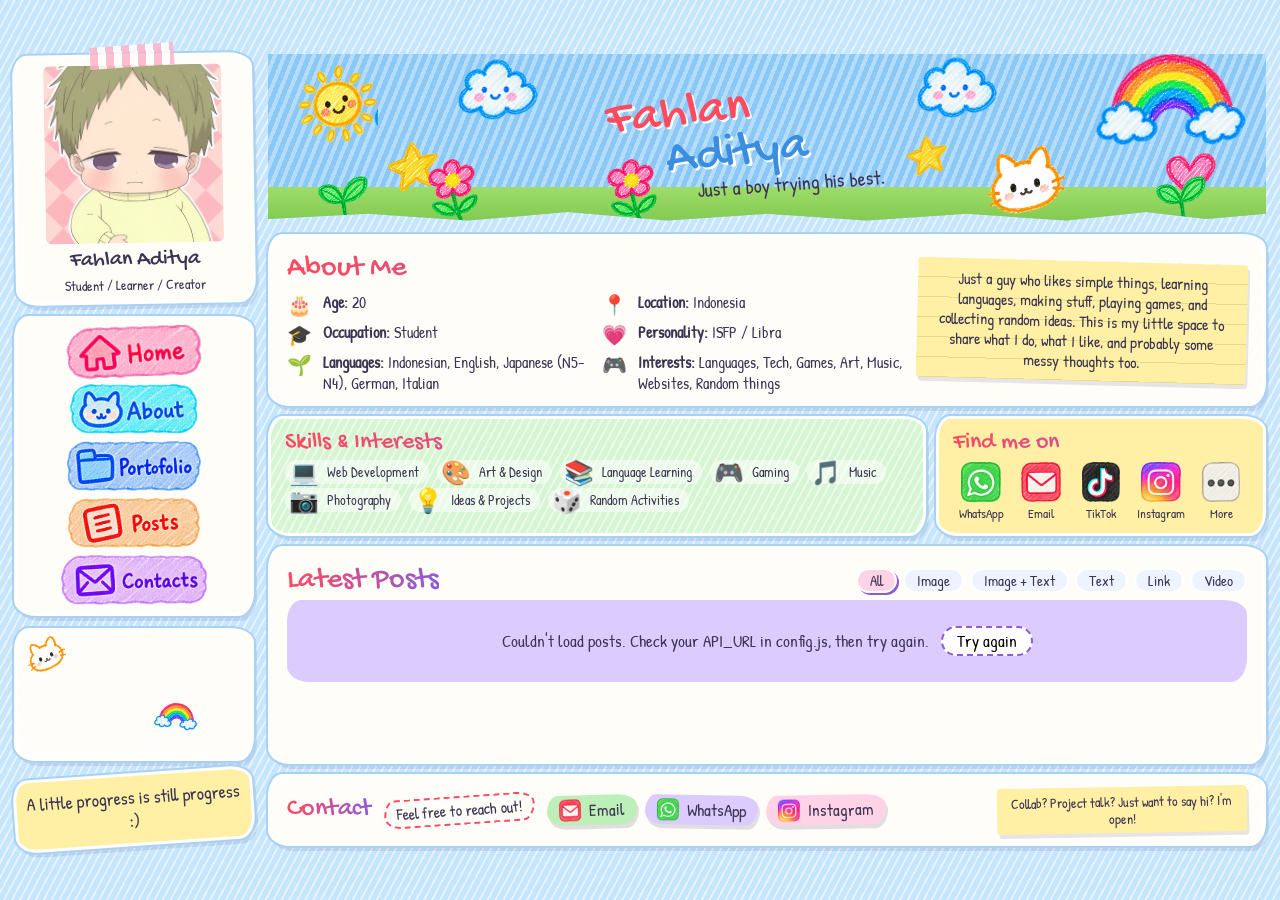
<file: index.html>
<!DOCTYPE html>
<html lang="en">
<head>
<meta charset="utf-8"><meta name="viewport" content="width=device-width,initial-scale=1,viewport-fit=cover"><meta name="theme-color" content="#c6e5ff">
<title>Adrian Aditya Portofolio</title>
<meta name="description" content="Fahlan Aditya's little scrapbook corner of the internet.">
<link rel="preconnect" href="https://fonts.googleapis.com"><link rel="preconnect" href="https://fonts.gstatic.com" crossorigin>
<link href="https://fonts.googleapis.com/css2?family=Gochi+Hand&family=Patrick+Hand&display=swap" rel="stylesheet">
<script>var V=Date.now()</script>
<script>document.write('<link rel="stylesheet" href="style.css?v='+V+'">')</script>
</head>
<body>
<div class="wrap">
  <figure class="pol tape"><img id="profile" alt="Portrait of Fahlan Aditya"><figcaption><b>Fahlan Aditya</b><small>Student / Learner / Creator</small></figcaption></figure>
  <nav id="nav" class="nav" aria-label="Main"></nav>
  <div id="decoSide" class="decoSide" aria-hidden="true"></div>
  <p class="note tilt">A little progress is still progress :)</p>

  <main>
    <header id="home" class="hero">
      <div id="decoHero" aria-hidden="true"></div><div id="decoHeroM" aria-hidden="true"></div>
      <img id="profile2" class="mprof" alt="Portrait of Fahlan Aditya">
      <h1><span class="r">Fahlan</span> <span class="b">Aditya</span></h1>
      <p class="sub">Just a boy trying his best.</p>
      <ul id="msocial" class="msocial" aria-label="Social links"></ul>
    </header>

    <section id="about" class="card about" aria-labelledby="h-about">
      <h2 id="h-about">About Me</h2>
      <ul id="info" class="info"></ul>
      <p class="note paper">Just a guy who likes simple things, learning languages, making stuff, playing games, and collecting random ideas. This is my little space to share what I do, what I like, and probably some messy thoughts too.</p>
    </section>

    <div class="row">
      <section id="portfolio" class="card mint" aria-labelledby="h-skills">
        <h2 id="h-skills">Skills &amp; Interests</h2>
        <ul id="skills" class="skills"></ul>
      </section>
      <section class="card find" aria-labelledby="h-find">
        <h2 id="h-find">Find me on</h2>
        <ul id="social" class="social"></ul>
      </section>
    </div>

    <section id="posts" class="card posts" aria-labelledby="h-posts">
      <div class="phead"><h2 id="h-posts">Latest Posts</h2><div id="filters" class="filters" role="group" aria-label="Filter posts"></div></div>
      <div id="state" class="state" role="status" aria-live="polite"></div>
      <div id="grid" class="grid"></div>
    </section>

    <section id="contact" class="card contact" aria-labelledby="h-contact">
      <h2 id="h-contact">Contact</h2>
      <p class="hand tilt">Feel free to reach out!</p>
      <div id="contactLinks" class="clinks"></div>
      <p class="note paper">Collab? Project talk? Just want to say hi? I'm open!</p>
    </section>
  </main>
</div>
<dialog id="more"><h3>More places</h3><ul id="moreList"></ul><button id="moreClose" type="button">Close</button></dialog>
<script>['config.js','api.js','script.js'].forEach(function(f){document.write('<script src="'+f+'?v='+V+'"><\/script>')})</script>
</body>
</html>
</file>
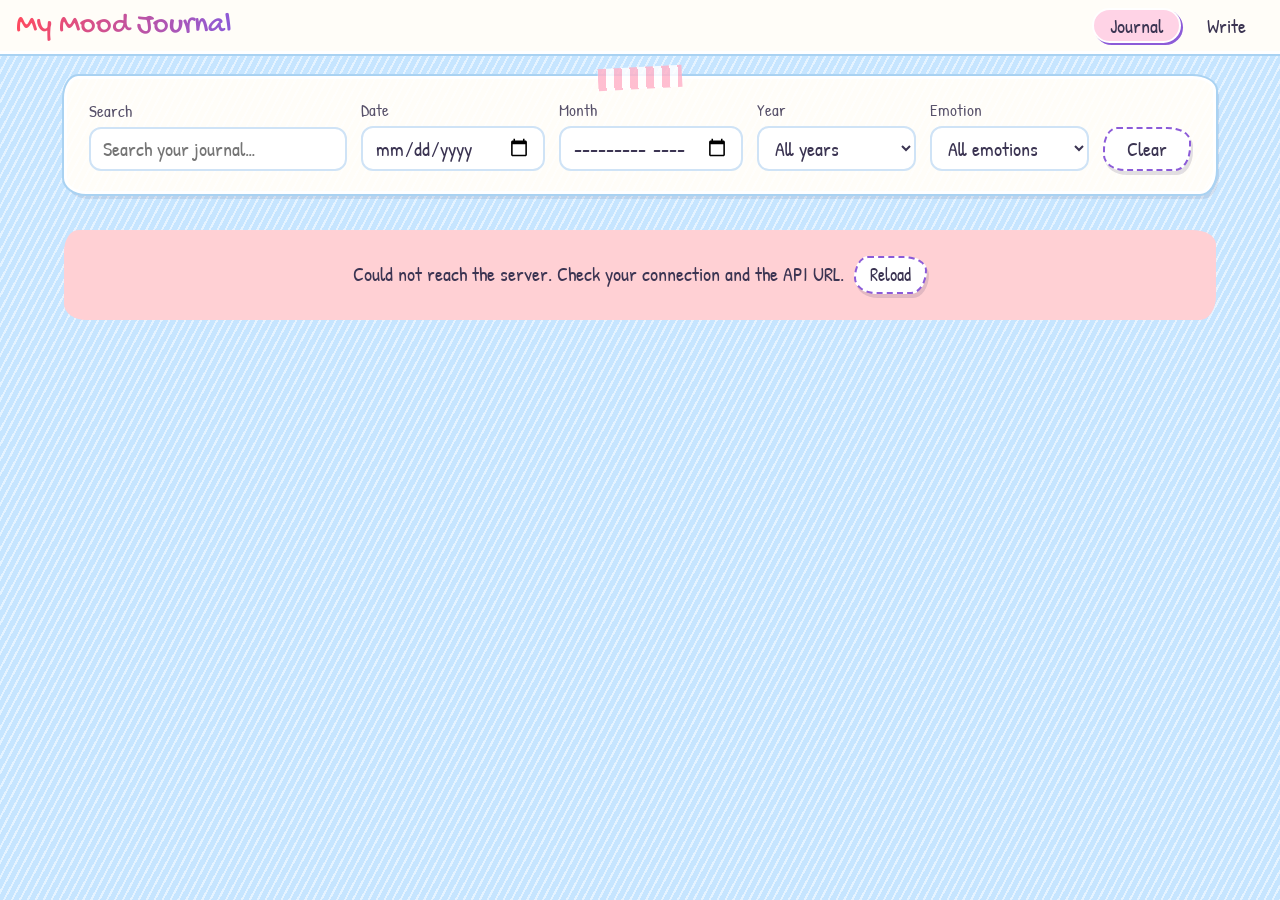
<file: moodreports/index.html>
<!DOCTYPE html>
<html lang="en">
<head>
<meta charset="utf-8">
<meta name="viewport" content="width=device-width,initial-scale=1,viewport-fit=cover">
<meta name="robots" content="noindex,nofollow">
<title>My Mood Journal</title>
<link rel="preconnect" href="https://fonts.googleapis.com">
<link rel="preconnect" href="https://fonts.gstatic.com" crossorigin>
<link href="https://fonts.googleapis.com/css2?family=Gochi+Hand&family=Patrick+Hand&display=swap" rel="stylesheet">
<link rel="stylesheet" href="style.css">
</head>
<body data-page="journal">

<header class="top">
  <a class="brand" href="index.html">My Mood Journal</a>
  <nav class="nav" aria-label="Main">
    <a href="index.html" aria-current="page">Journal</a>
    <a href="admin.html">Write</a>
  </nav>
</header>

<main class="wrap">
  <section class="card filters tape" aria-label="Search and filter entries">
    <label class="fld grow"><span>Search</span>
      <input id="q" type="search" placeholder="Search your journal…" autocomplete="off"></label>
    <label class="fld"><span>Date</span><input id="f-date" type="date"></label>
    <label class="fld"><span>Month</span><input id="f-month" type="month"></label>
    <label class="fld"><span>Year</span>
      <select id="f-year"><option value="">All years</option></select></label>
    <label class="fld"><span>Emotion</span>
      <select id="f-emotion"><option value="">All emotions</option></select></label>
    <button id="f-clear" class="btn" type="button">Clear</button>
  </section>

  <p id="count" class="count" role="status"></p>
  <section id="feed" class="feed" aria-live="polite" aria-busy="true">
    <div class="state">Opening your journal…</div>
  </section>
</main>

<script src="script.js"></script>
</body>
</html>
</file>
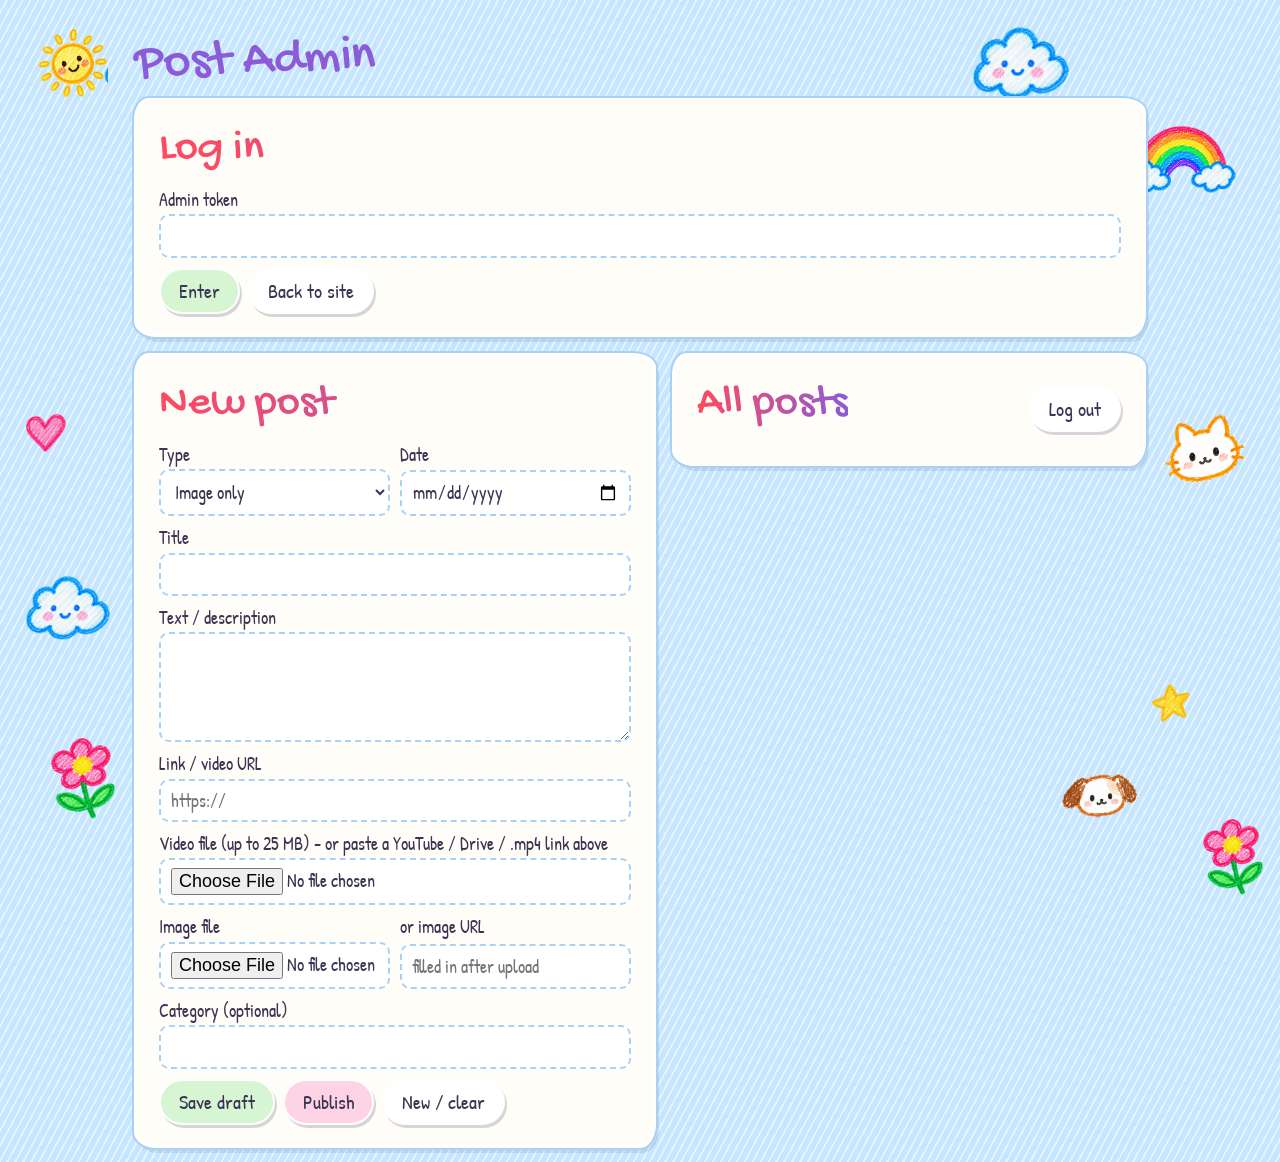
<file: admin.html>
<!DOCTYPE html>
<html lang="en">
<head>
<meta charset="utf-8"><meta name="viewport" content="width=device-width,initial-scale=1,viewport-fit=cover">
<meta name="robots" content="noindex,nofollow"><title>Admin – Fahlan Aditya</title>
<link href="https://fonts.googleapis.com/css2?family=Gochi+Hand&family=Patrick+Hand&display=swap" rel="stylesheet">
<script>var V=Date.now()</script>
<script>document.write('<link rel="stylesheet" href="style.css?v='+V+'">')</script>
<style>
.adm{max-width:1040px;margin:0 auto;padding:14px;display:grid;gap:16px}
.adm h1{font-size:clamp(34px,6vw,52px);color:var(--purple);transform:rotate(-2deg)}
#msg{margin:0;padding:8px 14px;border-radius:12px;font-size:19px}#msg:empty{display:none}.ok{background:var(--mint)}.bad{background:#ffd1d1}
form{display:grid;gap:10px}label{display:grid;gap:3px;font-size:18px;min-width:0}
input,select,textarea{font:inherit;padding:8px 10px;border:2px dashed #a9d2f2;border-radius:10px;background:#fff;color:var(--ink);width:100%;min-width:0}
textarea{min-height:110px;resize:vertical}
.two{display:grid;grid-template-columns:1fr 1fr;gap:10px}
.btns{display:flex;flex-wrap:wrap;gap:8px}
.b{font:inherit;padding:8px 18px;min-height:42px;border-radius:99px;border:2px solid #fff;box-shadow:2px 3px 0 rgba(60,50,90,.2);cursor:pointer;background:var(--mint);color:var(--ink)}
.b.pub{background:var(--pink)}.b.del{background:#ffd1d1}.b.ghost{background:#fff}.b:disabled{opacity:.5;cursor:wait}
#preview{max-height:180px;border-radius:8px;justify-self:start}
.list{display:grid;gap:10px;margin:0;padding:0;list-style:none}
.item{display:flex;gap:8px 12px;align-items:center;justify-content:space-between;flex-wrap:wrap;background:#fff;padding:8px 12px;border-radius:12px;box-shadow:2px 3px 0 rgba(60,50,90,.1)}
.item b{font-weight:400;font-size:20px;overflow-wrap:anywhere}.item small{display:block;opacity:.7}
.chip{font-size:14px;padding:1px 10px;border-radius:99px;background:var(--butter)}.chip.pub{background:var(--mint)}
@media(min-width:860px){.main{display:grid;grid-template-columns:1.1fr 1fr;gap:16px;align-items:start}}
@media(max-width:520px){.two{grid-template-columns:1fr}}
</style>
<script>document.write('<link rel="stylesheet" href="admin-fx.css?v='+V+'">')</script>
</head>
<body>
<div class="adm">
  <h1>Post Admin</h1>
  <p id="msg" role="status" aria-live="polite"></p>

  <section id="login" class="card">
    <h2>Log in</h2>
    <form id="loginForm">
      <label>Admin token<input id="tok" type="password" autocomplete="current-password" required></label>
      <div class="btns"><button class="b" type="submit">Enter</button><a class="b ghost" href="index.html" style="text-decoration:none">Back to site</a></div>
    </form>
  </section>

  <div id="panel" class="main" hidden>
    <section class="card">
      <h2 id="formTitle">New post</h2>
      <form id="form">
        <div class="two">
          <label>Type<select id="type"><option value="image">Image only</option><option value="image_text">Image + Text</option><option value="text">Text only</option><option value="link">Link / Media</option><option value="video">Video</option></select></label>
          <label>Date<input id="date" type="date"></label>
        </div>
        <label>Title<input id="title" maxlength="120"></label>
        <label data-t="image_text text link video">Text / description<textarea id="content"></textarea></label>
        <label data-t="link video">Link / video URL<input id="linkUrl" type="url" placeholder="https://"></label>
        <label data-t="video">Video file (up to 25 MB) - or paste a YouTube / Drive / .mp4 link above<input id="vfile" type="file" accept="video/*"></label>
        <div data-t="image image_text link video" class="two">
          <label>Image file<input id="file" type="file" accept="image/*"></label>
          <label>or image URL<input id="imageUrl" placeholder="filled in after upload"></label>
        </div>
        <img id="preview" alt="Preview" hidden>
        <label>Category (optional)<input id="category" maxlength="40"></label>
        <div class="btns">
          <button class="b" type="button" id="saveDraft">Save draft</button>
          <button class="b pub" type="button" id="publish">Publish</button>
          <button class="b ghost" type="button" id="clear">New / clear</button>
        </div>
      </form>
    </section>
    <section class="card">
      <div class="btns" style="justify-content:space-between;align-items:center"><h2>All posts</h2><button class="b ghost" type="button" id="logout">Log out</button></div>
      <ul id="list" class="list"></ul>
    </section>
  </div>
</div>
<script>document.write('<script src="config.js?v='+V+'"><\/script><script src="admin.js?v='+V+'"><\/script><script src="admin-fx.js?v='+V+'" defer><\/script>')</script>
</body>
</html>
</file>
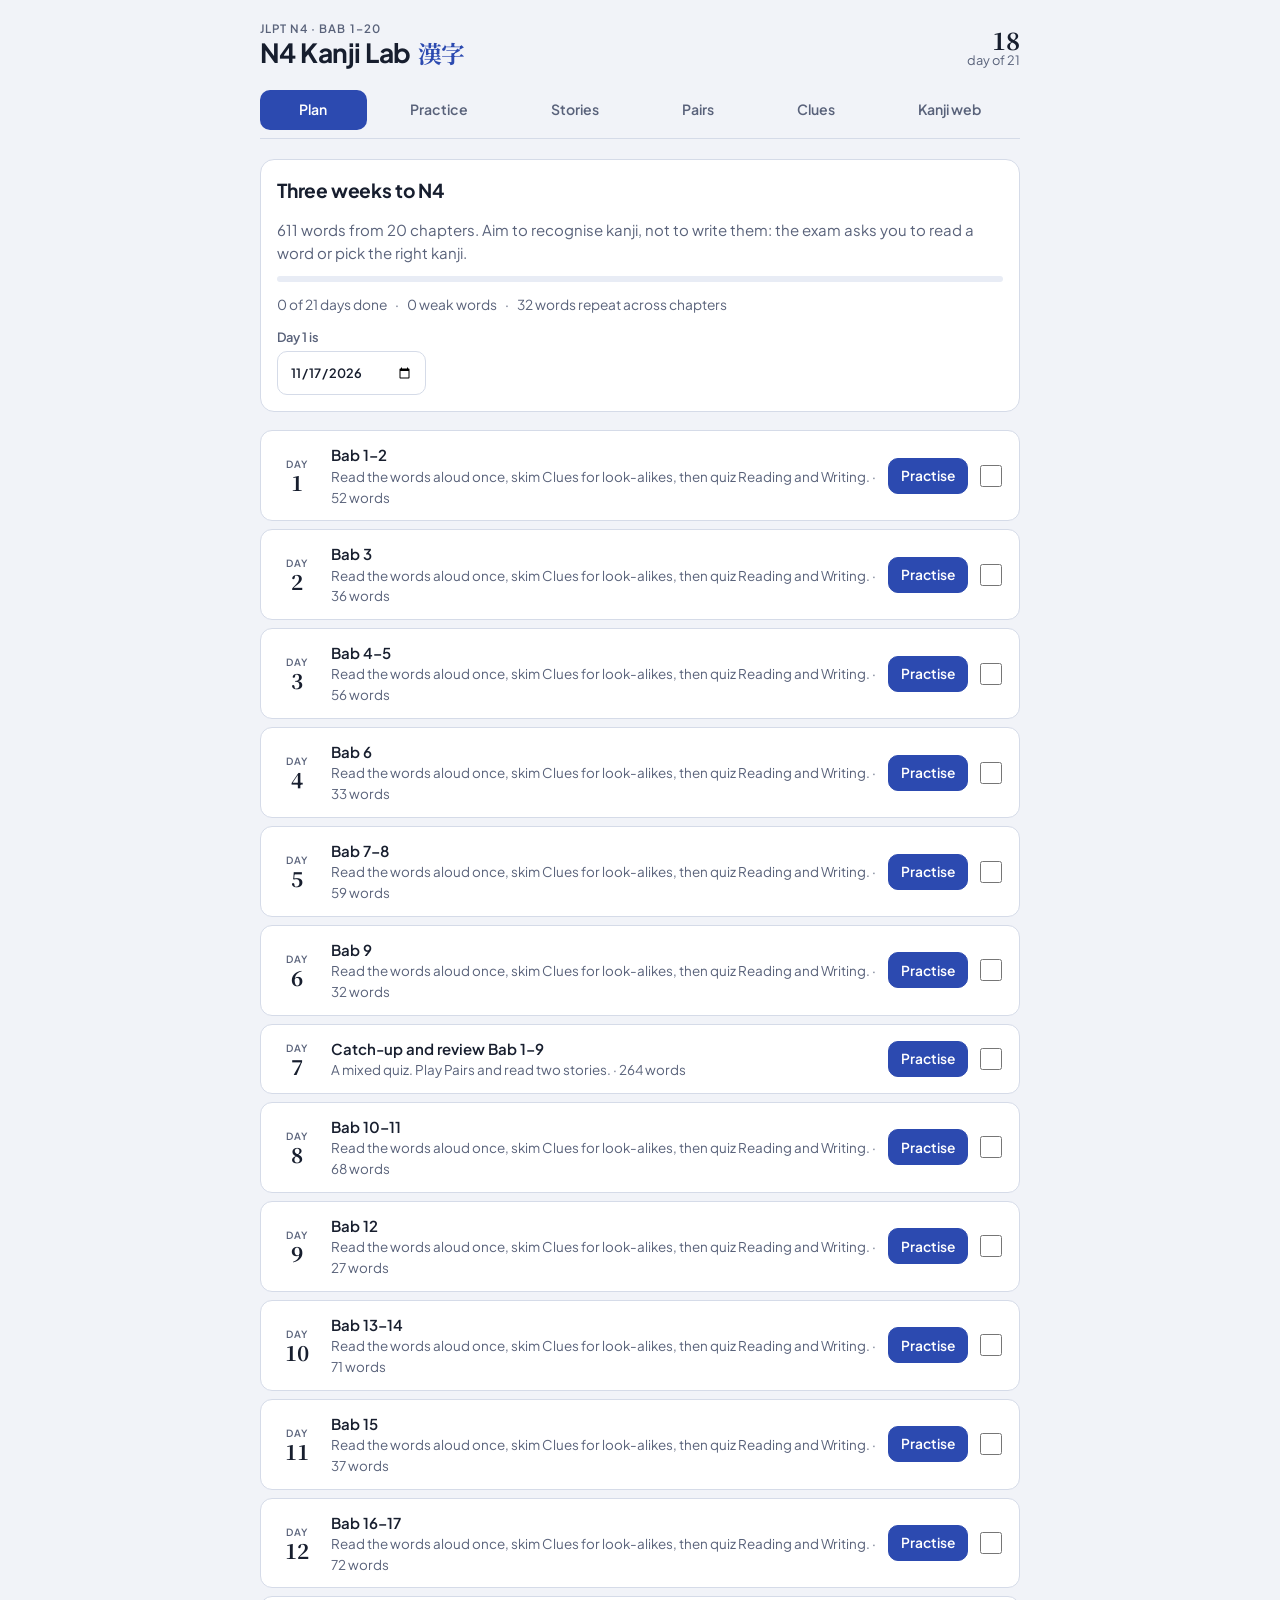
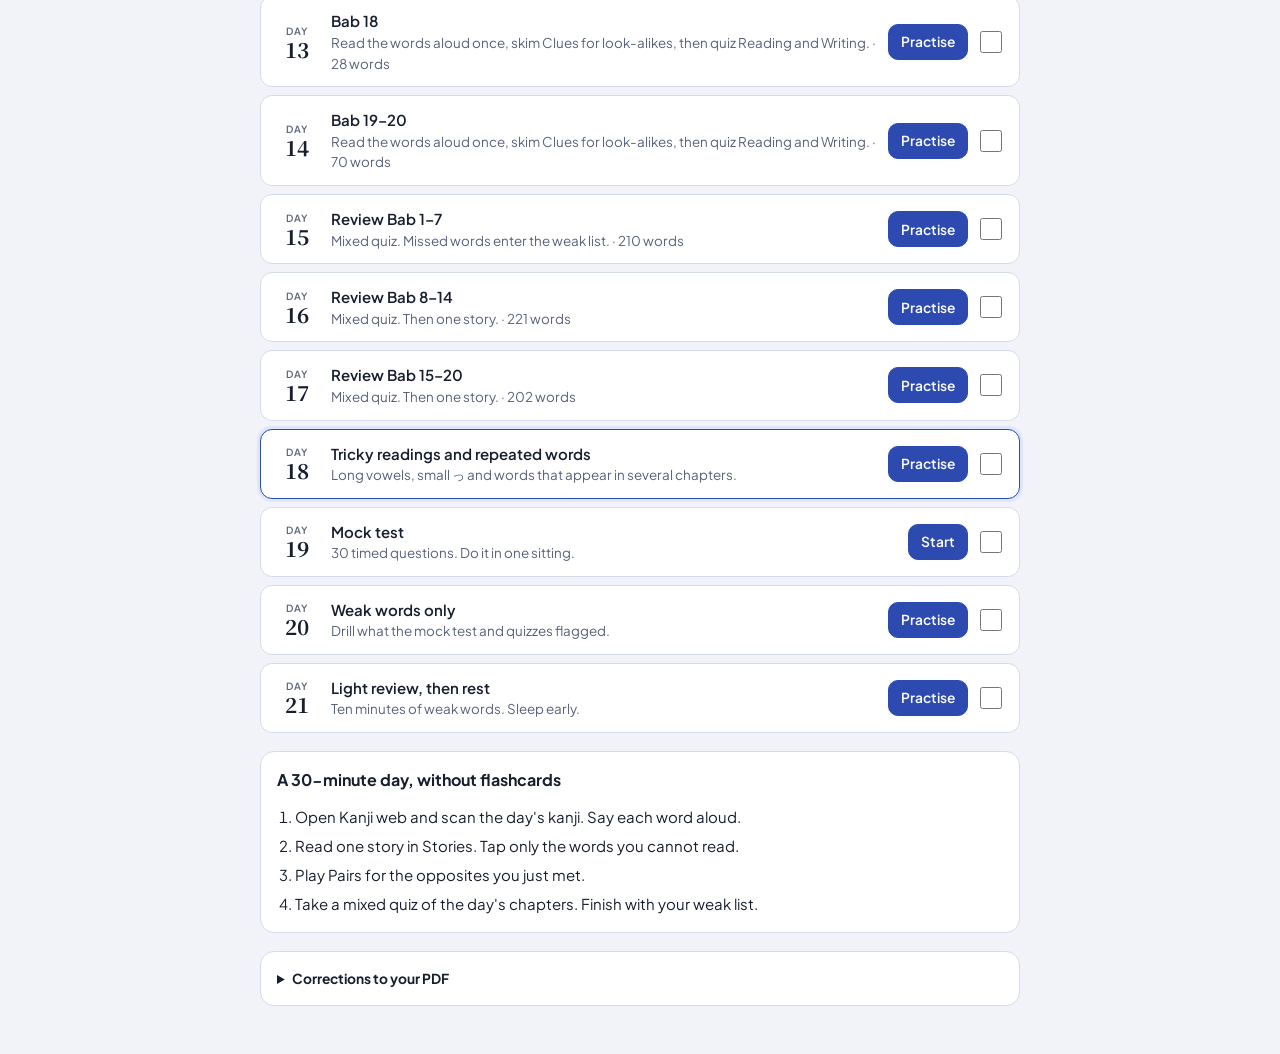
<file: kanji-n4-JLPT.html>
<!doctype html>
<html lang="en">
<head>
<meta charset="utf-8">
<meta name="viewport" content="width=device-width,initial-scale=1,viewport-fit=cover">
<title>N4 Kanji Lab</title>
<meta name="claude:viewport-fit-sides" content="cover">
<link rel="stylesheet" href="https://fonts.googleapis.com/css2?family=Noto+Sans+JP:wght@400;500;700&family=Noto+Serif+JP:wght@500;700&family=Plus+Jakarta+Sans:wght@400;500;600;700&display=swap">
<style>
/* Layout: one narrow column; a sticky tab strip switches six study modes; the big serif kanji is the visual centre. */
:root{
  --bg:#F1F3F8; --surface:#FFFFFF; --surface-2:#E8ECF5; --fg:#171E2E; --muted:#59627A; --line:#D5DBE8;
  --accent:#2C4AB0; --on-accent:#FFFFFF; --accent-soft:#DFE6FA;
  --good:#17744F; --good-soft:#D8F1E4; --bad:#B5352A; --bad-soft:#FAE0DC;
  --f-ui:"Plus Jakarta Sans",system-ui,-apple-system,"Segoe UI",Roboto,sans-serif;
  --f-jp:"Noto Sans JP","Hiragino Sans","Yu Gothic",Meiryo,sans-serif;
  --f-kanji:"Noto Serif JP","Hiragino Mincho ProN","Yu Mincho",serif;
}
@media (prefers-color-scheme: dark){
  :root:not([data-theme="light"]){
    --bg:#0F1420; --surface:#171D2C; --surface-2:#212A3E; --fg:#E7EBF4; --muted:#9AA5BC; --line:#2A3348;
    --accent:#93A8FF; --on-accent:#0F1420; --accent-soft:#232D50;
    --good:#5DD3A3; --good-soft:#15362A; --bad:#FF9082; --bad-soft:#3C2121; color-scheme:dark;
  }
}
:root[data-theme="dark"]{
  --bg:#0F1420; --surface:#171D2C; --surface-2:#212A3E; --fg:#E7EBF4; --muted:#9AA5BC; --line:#2A3348;
  --accent:#93A8FF; --on-accent:#0F1420; --accent-soft:#232D50;
  --good:#5DD3A3; --good-soft:#15362A; --bad:#FF9082; --bad-soft:#3C2121; color-scheme:dark;
}
*{box-sizing:border-box}
html{-webkit-text-size-adjust:100%}
body{background:var(--bg);color:var(--fg);font:15px/1.55 var(--f-ui);
  padding-left:max(16px,env(safe-area-inset-left,0px));padding-right:max(16px,env(safe-area-inset-right,0px));padding-block:0 48px}
body::before{content:"";position:fixed;inset:0 0 auto;height:env(safe-area-inset-top,0px);background:var(--bg);z-index:10}
.shell{max-width:760px;margin:0 auto}
:focus-visible{outline:2px solid var(--accent);outline-offset:2px}
h1,h2,h3,p{margin:0}
h2{font-size:1.2rem;letter-spacing:-.01em;text-wrap:balance}
h3{font-size:1rem}
.muted{color:var(--muted)}
.small{font-size:.86rem}
.eyebrow{font-size:.72rem;font-weight:600;letter-spacing:.09em;text-transform:uppercase;color:var(--muted)}
.masthead{display:flex;justify-content:space-between;align-items:flex-end;gap:12px;padding-top:20px;padding-bottom:14px}
.masthead h1{font-size:1.65rem;letter-spacing:-.02em;line-height:1.15}
.masthead h1 span{font-family:var(--f-kanji);font-weight:700;color:var(--accent);margin-left:.3em;font-size:.9em}
.daypill{text-align:right;font-size:.8rem;color:var(--muted);line-height:1.3;flex:none}
.daypill b{display:block;font:700 1.5rem/1 var(--f-kanji);color:var(--fg)}
.tabs{position:sticky;top:env(safe-area-inset-top,0px);z-index:11;display:flex;gap:4px;overflow-x:auto;padding:8px 0;background:var(--bg);border-bottom:1px solid var(--line);scrollbar-width:none}
.tabs::-webkit-scrollbar{display:none}
.tabs a{flex:1 0 auto;padding:9px 12px;border-radius:10px;color:var(--muted);text-decoration:none;font-weight:600;font-size:.88rem;text-align:center;white-space:nowrap}
.tabs a:hover{color:var(--fg)}
.tabs a[aria-current="page"]{background:var(--accent);color:var(--on-accent)}
.panel{display:grid;gap:18px;padding-top:20px}
.panel[hidden]{display:none}
.card{background:var(--surface);border:1px solid var(--line);border-radius:14px;padding:16px;min-width:0}
.stack{display:grid;gap:12px}
.row{display:flex;flex-wrap:wrap;gap:8px;align-items:center}
.btn{font:inherit;font-weight:600;border:1px solid var(--line);background:var(--surface);color:var(--fg);padding:10px 16px;border-radius:10px;cursor:pointer;min-height:44px}
.btn:hover{border-color:var(--accent)}
.btn.primary{background:var(--accent);color:var(--on-accent);border-color:var(--accent)}
.btn.small{min-height:36px;padding:6px 12px;font-size:.86rem}
.chip{font:inherit;font-size:.86rem;font-weight:500;padding:7px 12px;border-radius:999px;border:1px solid var(--line);background:var(--surface);color:var(--fg);cursor:pointer;min-height:36px}
.chip:hover{border-color:var(--accent)}
.chip[aria-pressed="true"]{background:var(--accent-soft);border-color:var(--accent);color:var(--accent);font-weight:600}
.field{font:inherit;padding:9px 12px;border-radius:10px;border:1px solid var(--line);background:var(--surface);color:var(--fg);min-height:44px;max-width:100%}
label.lbl{display:grid;gap:4px;font-size:.8rem;font-weight:600;color:var(--muted)}
.group{display:grid;gap:8px}
.group>.eyebrow{margin-bottom:0}
.chips{display:flex;flex-wrap:wrap;gap:6px}
/* quiz */
.qhead{display:flex;justify-content:space-between;gap:12px;font-size:.84rem;color:var(--muted);font-variant-numeric:tabular-nums}
.bar{height:6px;background:var(--surface-2);border-radius:99px;overflow:hidden}
.bar>i{display:block;height:100%;width:0;background:var(--accent);transition:width .25s}
.stage{text-align:center;padding:22px 10px 10px;display:grid;gap:10px}
.prompt{font-family:var(--f-kanji);font-weight:700;font-size:clamp(2.2rem,11vw,3.7rem);line-height:1.25;overflow-wrap:anywhere}
.prompt.u{text-decoration:underline;text-decoration-thickness:2px;text-underline-offset:.16em}
.prompt.kana{font-family:var(--f-jp);font-weight:500}
.prompt.sent{font-family:var(--f-jp);font-weight:500;font-size:clamp(1.3rem,5.5vw,1.8rem);line-height:1.8;text-align:left}
.uw{text-decoration:underline;text-decoration-thickness:2px;text-underline-offset:.2em;font-weight:700}
.opts{display:grid;gap:10px;grid-template-columns:1fr}
@media (min-width:560px){.opts{grid-template-columns:1fr 1fr}}
.opt{display:flex;gap:12px;align-items:center;text-align:left;min-height:56px;padding:12px 14px;border-radius:12px;border:1.5px solid var(--line);background:var(--surface);font-family:var(--f-jp);font-size:1.15rem;color:var(--fg);cursor:pointer;min-width:0}
.opt span{min-width:0;overflow-wrap:anywhere}
.opt kbd{font:600 .72rem var(--f-ui);color:var(--muted);border:1px solid var(--line);border-radius:6px;padding:2px 6px;flex:none}
.opt.meaning{font-family:var(--f-ui);font-size:.97rem}
.opt:hover:not([disabled]){border-color:var(--accent)}
.opt.correct{border-color:var(--good);background:var(--good-soft)}
.opt.wrong{border-color:var(--bad);background:var(--bad-soft)}
.opt.dim{opacity:.55}
.opt[disabled]{cursor:default}
.fb{border-radius:12px;padding:14px;display:grid;gap:8px}
.fb.ok{background:var(--good-soft)}
.fb.no{background:var(--bad-soft)}
.fb .status{font-weight:700}
.wordline{display:flex;flex-wrap:wrap;gap:4px 12px;align-items:baseline}
.wordline b{font:700 1.5rem/1.2 var(--f-kanji)}
.wordline .rd{font-family:var(--f-jp);font-size:1.05rem}
.kin{display:flex;flex-wrap:wrap;gap:4px 14px;font-size:.88rem}
.kin span{font-family:var(--f-jp)}
.score{font:700 3rem/1 var(--f-kanji)}
.miss{display:grid;gap:0}
.miss div{display:flex;flex-wrap:wrap;gap:2px 12px;align-items:baseline;padding:8px 0;border-top:1px solid var(--line)}
.miss b{font:700 1.15rem var(--f-kanji)}
.miss .rd{font-family:var(--f-jp)}
/* plan */
.days{display:grid;gap:8px}
.day{display:grid;grid-template-columns:44px minmax(0,1fr) auto;gap:12px;align-items:center;padding:12px 14px;background:var(--surface);border:1px solid var(--line);border-radius:12px}
.day.today{border-color:var(--accent);box-shadow:0 0 0 3px var(--accent-soft)}
.day.done .dt{color:var(--muted);text-decoration:line-through}
.dn{text-align:center;font:700 1.3rem/1 var(--f-kanji)}
.dn small{display:block;font:600 .62rem var(--f-ui);letter-spacing:.08em;text-transform:uppercase;color:var(--muted);margin-bottom:2px}
.dt{font-weight:600}
.dd{font-size:.84rem;color:var(--muted)}
.day input[type=checkbox]{width:22px;height:22px;accent-color:var(--accent)}
.steps{margin:0;padding-left:1.2em;display:grid;gap:6px}
/* stories */
.sent{font-family:var(--f-jp);font-size:1.25rem;line-height:2.2;margin:0}
.tr{color:var(--muted);font-size:.88rem;line-height:1.45;margin:0 0 10px}
.notr .tr{display:none}
.w{font:inherit;color:inherit;background:none;border:0;border-bottom:2px dotted var(--accent);padding:0 1px;cursor:pointer;border-radius:2px;line-height:inherit}
.w.plain{border-bottom-color:var(--muted)}
.w:hover,.w.sel{background:var(--accent-soft)}
rt{display:none;font-size:.5em;color:var(--accent);font-family:var(--f-jp)}
.furi rt,.w.show rt{display:ruby-text}
.info{min-height:3.4em;padding:10px 12px;border-radius:10px;background:var(--surface-2);margin-top:10px;font-size:.92rem}
.info b{font:700 1.1rem var(--f-kanji)}
/* pairs */
.pairs{display:grid;grid-template-columns:minmax(0,1fr) minmax(0,1fr);gap:10px 14px}
.pc{display:grid;gap:2px;text-align:left;font:inherit;padding:12px;border-radius:12px;border:1.5px solid var(--line);background:var(--surface);color:var(--fg);cursor:pointer;min-height:68px;min-width:0}
.pc b{font:700 1.3rem/1.25 var(--f-kanji);overflow-wrap:anywhere}
.pc span{font-size:.84rem;color:var(--muted);overflow-wrap:anywhere}
.pc.sel{border-color:var(--accent);background:var(--accent-soft)}
.pc.done{border-color:var(--good);background:var(--good-soft);cursor:default}
.pc.shake{border-color:var(--bad);background:var(--bad-soft)}
/* clues */
.cg{display:grid;gap:10px}
.cg ul{margin:0;padding:0;list-style:none;display:grid;gap:6px}
.cg li{display:flex;gap:10px;align-items:baseline}
.cg li button{font:700 1.5rem/1.1 var(--f-kanji);background:var(--surface-2);border:1px solid var(--line);color:var(--fg);border-radius:8px;padding:2px 8px;cursor:pointer;flex:none;min-width:2.1em}
.cg li button:hover{border-color:var(--accent)}
/* web */
.kgrid{display:grid;grid-template-columns:repeat(auto-fill,minmax(46px,1fr));gap:6px}
.kb{aspect-ratio:1;max-width:100%;font:700 1.35rem var(--f-kanji);background:var(--surface);border:1px solid var(--line);color:var(--fg);border-radius:10px;cursor:pointer;padding:0}
.kb:hover{border-color:var(--accent)}
.kb[aria-pressed="true"]{background:var(--accent);color:var(--on-accent);border-color:var(--accent)}
.kb.seen{background:var(--accent-soft)}
.big{font:700 4.5rem/1 var(--f-kanji)}
.kd{display:grid;gap:12px}
.kdh{display:flex;gap:16px;align-items:center}
.wr{display:flex;flex-wrap:wrap;gap:2px 14px;align-items:baseline;padding:9px 0;border-top:1px solid var(--line)}
.wr b{font:700 1.25rem var(--f-kanji)}
.wr .rd{font-family:var(--f-jp);min-width:0}
.wr .mn{color:var(--muted);font-size:.9rem;min-width:0}
.wr .ch{font-size:.72rem;color:var(--muted);border:1px solid var(--line);border-radius:99px;padding:0 7px}
.cover{filter:blur(6px);cursor:pointer;user-select:none}
.cover.open{filter:none}
/* tappable kanji and the kanji popup */
.kj{cursor:pointer;border-radius:5px;-webkit-user-select:none;user-select:none;-webkit-touch-callout:none;-webkit-tap-highlight-color:transparent}
.kj:hover{background:var(--accent-soft)}
.kjc{font:700 1.05rem var(--f-kanji)}
.scrim{position:fixed;inset:0;background:rgba(8,12,24,.6);z-index:30}
.scrim[hidden]{display:none}
.sheet{position:fixed;z-index:31;left:50%;bottom:0;transform:translateX(-50%);width:min(100%,640px);max-height:88%;overflow-y:auto;overscroll-behavior:contain;
  background:var(--surface);color:var(--fg);border:1px solid var(--line);border-bottom:0;border-radius:20px 20px 0 0;
  padding:16px max(16px,env(safe-area-inset-left,0px)) calc(24px + env(safe-area-inset-bottom,0px)) max(16px,env(safe-area-inset-right,0px));
  display:grid;gap:16px;align-content:start;animation:sheetup .2s ease-out}
.sheet[hidden]{display:none}
@keyframes sheetup{from{transform:translate(-50%,24px);opacity:0}to{transform:translate(-50%,0);opacity:1}}
@media (min-width:700px){.sheet{bottom:auto;top:50%;max-height:84%;border-bottom:1px solid var(--line);border-radius:20px;animation:none;transform:translate(-50%,-50%)}}
.sh-top{display:flex;justify-content:space-between;gap:8px}
.sh-top .btn:last-child{margin-left:auto}
.sh-hero{display:flex;gap:18px;align-items:center}
.sh-hero .big{font:700 5.4rem/1 var(--f-kanji);flex:none}
.sh-m{display:grid;gap:4px;min-width:0}
.sh-mean{font-size:1.2rem;font-weight:700;line-height:1.3;overflow-wrap:anywhere}
.rdg{display:grid;grid-template-columns:1fr 1fr;gap:10px}
.rdg>div{background:var(--surface-2);border-radius:12px;padding:10px 12px;min-width:0}
.rdg .jp{font:500 1.15rem/1.5 var(--f-jp);overflow-wrap:anywhere}
.clue{background:var(--accent-soft);border-radius:12px;padding:10px 12px}
.sw{display:grid;gap:8px;padding:12px 0;border-top:1px solid var(--line)}
.swh{display:flex;flex-wrap:wrap;gap:2px 12px;align-items:baseline}
.swh b{font:700 1.3rem var(--f-kanji)}
.swh .rd{font-family:var(--f-jp)}
.swh .mn{color:var(--muted);font-size:.9rem;min-width:0}
.swn{color:var(--muted);margin:0}
.bk{display:flex;flex-wrap:wrap;gap:6px;align-items:center}
.plus{color:var(--muted);font-weight:700}
.part{display:inline-flex;gap:8px;align-items:baseline;font:inherit;padding:4px 10px;border-radius:10px;border:1px solid var(--line);background:var(--surface);color:var(--fg);cursor:pointer;min-height:36px;max-width:100%}
.part b{font:700 1.2rem var(--f-kanji)}
.part span{font-size:.82rem;color:var(--muted);overflow-wrap:anywhere}
.part:hover{border-color:var(--accent)}
.part.cur{background:var(--accent-soft);border-color:var(--accent)}
.toast{position:fixed;left:50%;bottom:calc(20px + env(safe-area-inset-bottom,0px));transform:translateX(-50%);background:var(--fg);color:var(--bg);padding:10px 16px;border-radius:10px;font-size:.88rem;z-index:20;max-width:calc(100% - 32px)}
.toast[hidden]{display:none}
@media (prefers-reduced-motion:reduce){*{transition:none!important;animation:none!important}}
</style>

<style>html{padding-top:env(safe-area-inset-top,0px);padding-bottom:env(safe-area-inset-bottom,0px)}body{margin:0}[hidden]{display:none!important}</style>
</head>
<body>
<div class="shell">
  <header class="masthead">
    <div>
      <p class="eyebrow">JLPT N4 · Bab 1–20</p>
      <h1>N4 Kanji Lab<span>漢字</span></h1>
    </div>
    <div class="daypill" id="daypill"></div>
  </header>
  <nav class="tabs" id="tabs" aria-label="Sections">
    <a href="#plan" data-tab="plan">Plan</a>
    <a href="#practice" data-tab="practice">Practice</a>
    <a href="#stories" data-tab="stories">Stories</a>
    <a href="#pairs" data-tab="pairs">Pairs</a>
    <a href="#clues" data-tab="clues">Clues</a>
    <a href="#web" data-tab="web">Kanji web</a>
  </nav>
  <main>
    <section class="panel" id="p-plan"></section>
    <section class="panel" id="p-practice" hidden></section>
    <section class="panel" id="p-stories" hidden></section>
    <section class="panel" id="p-pairs" hidden></section>
    <section class="panel" id="p-clues" hidden></section>
    <section class="panel" id="p-web" hidden></section>
  </main>
</div>
<div class="toast" id="toast" hidden></div>
<div class="scrim" id="scrim" hidden></div>
<aside class="sheet" id="sheet" role="dialog" aria-modal="true" aria-label="Kanji detail" hidden></aside>
<script id="vocab" type="text/plain">
=1
@住
住む|すむ|Tinggal
住民|じゅうみん|Penduduk
@所
所|ところ|Tempat
住所|じゅうしょ|Alamat
台所|だいどころ|Dapur
場所|ばしょ|Tempat
@京
東京|とうきょう|Tokyo
@都
東京都|とうきょうと|Metropolis Tokyo
都合がいい|つごうがいい|Tidak ada halangan, waktunya cocok
首都|しゅと|Ibu kota
@府
京都府|きょうとふ|Prefektur Kyoto
大阪府|おおさかふ|Prefektur Osaka
政府|せいふ|Pemerintah
@県
山口県|やまぐちけん|Prefektur Yamaguchi
県知事|けんちじ|Gubernur
@市
京都市|きょうとし|Kota Kyoto
市長|しちょう|Wali kota
市場|いちば|Pasar
@区
北区|きたく|Distrik Kita
文京区|ぶんきょうく|Distrik Bunkyo
区長|くちょう|Kepala distrik
@町
町|まち|Kota kecil, kota
下町|したまち|Pusat kota (kota lama)
町長|ちょうちょう|Kepala kota kecil
@村
村|むら|Desa
村人|むらびと|Warga desa
村長|そんちょう|Kepala desa
=2
@明
明るい|あかるい|Terang
明日|あした|Besok
説明|せつめい|Penjelasan
発明|はつめい|Penemuan
@暗
暗い|くらい|Gelap
暗号|あんごう|Kode sandi (PIN)
@遠
遠い|とおい|Jauh
遠足|えんそく|Tamasya (anak-anak)
永遠|えいえん|Kekal, selamanya
@近
近い|ちかい|Dekat
近所|きんじょ|Tetangga, lingkungan sekitar
最近|さいきん|Akhir-akhir ini
@強
強い|つよい|Kuat
勉強する|べんきょうする|Belajar
強風|きょうふう|Angin kencang
@弱
弱い|よわい|Lemah
@重
重い|おもい|Berat
重大な|じゅうだいな|Penting, serius
体重|たいじゅう|Berat badan
@軽
軽い|かるい|Ringan
軽食|けいしょく|Makanan ringan (snack)
@太
太い|ふとい|Gemuk, tebal
太陽|たいよう|Matahari
@細
細い|ほそい|Ramping (tipis)
細かい|こまかい|Rinci
=3
@特
特に|とくに|Terutama, istimewa
特別な|とくべつな|Khusus, spesial
特急|とっきゅう|Kereta ekspres
@別
別れる|わかれる|Berpisah
別々に|べつべつに|Masing-masing
区別する|くべつする|Membedakan
分別する|ぶんべつする|Memilah, mengklasifikasikan
@有
有る|ある|Ada
有名|ゆうめい|Terkenal
有料|ゆうりょう|Berbayar
@便
便り|たより|Kabar, surat
郵便局|ゆうびんきょく|Kantor pos
船便|ふなびん|Pos laut
@利
便利|べんり|Praktis
利用する|りようする|Memanfaatkan, menggunakan
利子|りし|Bunga
有利な|ゆうりな|Menguntungkan
@不
不便|ふべん|Tidak praktis
不足|ふそく|Tidak cukup
不安|ふあん|Cemas, khawatir
不運|ふうん|Tidak beruntung
不安定|ふあんてい|Tidak stabil
@切
切る|きる|Memotong
切手|きって|Perangko
大切な|たいせつな|Penting, berharga
親切|しんせつ|Ramah
@元
元気な|げんきな|Sehat, bersemangat
元日|がんじつ|Hari Tahun Baru
紀元前|きげんぜん|Sebelum Masehi
@好
好きな|すきな|Suka
好意|こうい|Kasih sayang
好物|こうぶつ|Makanan favorit
@急
急に|きゅうに|Tiba-tiba
特急|とっきゅう|Kereta ekspres
急ぐ|いそぐ|Tergesa-gesa
急用|きゅうよう|Urusan mendadak
救急車|きゅうきゅうしゃ|Ambulans
=4
@低
低い|ひくい|Rendah
低下する|ていかする|Turun, menurun
低気圧|ていきあつ|Tekanan rendah
@広
広い|ひろい|Luas
広場|ひろば|Lapangan, alun-alun
広大な|こうだいな|Sangat luas
@短
短い|みじかい|Pendek
短時間|たんじかん|Dalam waktu singkat
@良
良い|よい|Baik (juga dibaca いい)
良心|りょうしん|Hati nurani
@悪
悪い|わるい|Buruk, jelek, jahat
悪人|あくにん|Orang jahat
悪気|わるぎ|Niat jahat
@正
正しい|ただしい|Benar
正月|しょうがつ|Tahun Baru
正門|せいもん|Gerbang utama
@変
変わる|かわる|Berubah
変な|へんな|Aneh
大変|たいへん|Sulit, gawat, repot
変化する|へんかする|Berubah
@赤
赤い|あかい|Merah
赤ちゃん|あかちゃん|Bayi
赤信号|あかしんごう|Lampu merah
赤道|せきどう|Khatulistiwa
@青
青い|あおい|Biru
青空|あおぞら|Langit biru
青春|せいしゅん|Masa muda
@黒
黒い|くろい|Hitam
真っ黒|まっくろ|Hitam legam
白黒|しろくろ|Hitam putih
=5
@映
映す|うつす|Menayangkan, memantulkan
映画|えいが|Film
映画館|えいがかん|Bioskop
@画
計画|けいかく|Rencana
日本画|にほんが|Lukisan Jepang
画家|がか|Pelukis
@音
音|おと|Suara
発音|はつおん|Pelafalan
@楽
楽しい|たのしい|Menyenangkan
音楽|おんがく|Musik
楽な|らくな|Mudah, nyaman
@歌
歌う|うたう|Menyanyi
歌手|かしゅ|Penyanyi
@写
写す|うつす|Menyalin, memotret
写真|しゃしん|Foto
@真
真ん中|まんなか|Tepat di tengah
真っ白|まっしろ|Putih bersih
真実|しんじつ|Kebenaran
@旅
旅行する|りょこうする|Melakukan perjalanan
旅館|りょかん|Penginapan ala Jepang
旅|たび|Perjalanan
@世
世話する|せわする|Merawat, mengurus
世の中|よのなか|Dunia, masyarakat
21世紀|にじゅういっせいき|Abad ke-21
@界
世界|せかい|Dunia
政界|せいかい|Dunia politik
=6
@仕
仕事|しごと|Pekerjaan
仕方がない|しかたがない|Apa boleh buat (pasrah)
@事
火事|かじ|Kebakaran
用事|ようじ|Urusan
大事な|だいじな|Penting
事|こと|Hal
@銀
銀行|ぎんこう|Bank
銀|ぎん|Perak
銀座|ぎんざ|Ginza
@員
会社員|かいしゃいん|Pegawai perusahaan
銀行員|ぎんこういん|Pegawai bank
店員|てんいん|Pegawai toko
会員|かいいん|Anggota
@医
医者|いしゃ|Dokter
医学|いがく|Kedokteran
医院|いいん|Klinik
@者
者|もの|Orang
歯医者|はいしゃ|Dokter gigi
学者|がくしゃ|Sarjana, ilmuwan
作者|さくしゃ|Pengarang
@働
働く|はたらく|Bekerja
労働者|ろうどうしゃ|Pekerja
@屋
屋上|おくじょう|Atap (rooftop)
本屋|ほんや|Toko buku
八百屋|やおや|Toko sayur
部屋|へや|Kamar
@産
産む|うむ|Melahirkan
生産する|せいさんする|Memproduksi
財産|ざいさん|Aset, harta
@業
産業|さんぎょう|Industri
工業|こうぎょう|Industri manufaktur
授業|じゅぎょう|Kelas, pelajaran
本日休業|ほんじつきゅうぎょう|Hari ini tutup
=7
@林
林|はやし|Hutan kecil
小林さん|こばやしさん|Tuan Kobayashi
林道|りんどう|Jalan hutan
@森
森|もり|Hutan
森林|しんりん|Hutan rimba
森さん|もりさん|Tuan Mori
@地
地図|ちず|Peta
地下鉄|ちかてつ|Kereta bawah tanah
土地|とち|Tanah, lahan
地震|じしん|Gempa bumi
@池
池|いけ|Kolam
電池|でんち|Baterai
@海
海|うみ|Laut
海外|かいがい|Luar negeri
北海道|ほっかいどう|Hokkaido
@洋
西洋|せいよう|Barat
東洋|とうよう|Timur
洋服|ようふく|Pakaian Barat
大西洋|たいせいよう|Samudra Atlantik
@雪
雪|ゆき|Salju
大雪|おおゆき|Salju lebat
新雪|しんせつ|Salju baru
吹雪|ふぶき|Badai salju
@光
光|ひかり|Cahaya
光る|ひかる|Bersinar
日光|にっこう|Sinar matahari
観光|かんこう|Wisata
@台
台|だい|Meja, alas, unit
台所|だいどころ|Dapur
土台|どだい|Fondasi
@風
風|かぜ|Angin
台風|たいふう|Topan
洋風|ようふう|Gaya Barat
風景|ふうけい|Pemandangan
=8
@季
四季|しき|Empat musim
@節
季節|きせつ|Musim
節分|せつぶん|Setsubun (akhir musim dingin)
@春
春|はる|Musim semi
青春|せいしゅん|Masa muda
@夏
夏|なつ|Musim panas
夏休み|なつやすみ|Libur musim panas
夏祭り|なつまつり|Festival musim panas
夏服|なつふく|Baju musim panas
@秋
秋|あき|Musim gugur
秋田県|あきたけん|Prefektur Akita
秋分の日|しゅうぶんのひ|Hari ekuinoks musim gugur
@冬
冬|ふゆ|Musim dingin
冬休み|ふゆやすみ|Libur musim dingin
春夏秋冬|しゅんかしゅうとう|Empat musim
@暑
暑い|あつい|Panas
残暑|ざんしょ|Sisa panas musim panas
@寒
寒い|さむい|Dingin
寒波|かんぱ|Gelombang dingin
@暖
暖かい|あたたかい|Hangat
暖冬|だんとう|Musim dingin yang hangat
暖房|だんぼう|Pemanas ruangan
温暖化|おんだんか|Pemanasan global
@涼
涼しい|すずしい|Sejuk
涼風|りょうふう|Angin sejuk
=9
@体
体|からだ|Badan, tubuh
体力|たいりょく|Kekuatan fisik
体重|たいじゅう|Berat badan
@頭
頭|あたま|Kepala
頭がいい|あたまがいい|Pintar
頭痛|ずつう|Sakit kepala
@顔
顔|かお|Wajah
顔色|かおいろ|Raut wajah, warna kulit
@首
首|くび|Leher
首都|しゅと|Ibu kota
手首|てくび|Pergelangan tangan
首相|しゅしょう|Perdana menteri
@心
心|こころ|Hati
安心する|あんしんする|Merasa lega, tenang
心配する|しんぱいする|Khawatir
中心|ちゅうしん|Pusat, tengah
@声
声|こえ|Suara
大声|おおごえ|Suara keras
@病
病気|びょうき|Sakit
病院|びょういん|Rumah sakit
病人|びょうにん|Orang sakit
急病|きゅうびょう|Sakit mendadak
@薬
薬|くすり|Obat
目薬|めぐすり|Obat tetes mata
薬品|やくひん|Obat-obatan
@科
科学|かがく|Ilmu pengetahuan, sains
教科書|きょうかしょ|Buku pelajaran
外科|げか|Bedah
@内
内側|うちがわ|Sisi dalam
内科|ないか|Penyakit dalam
車内|しゃない|Dalam kendaraan
案内する|あんないする|Memandu, menunjukkan jalan
=10
@朝
朝|あさ|Pagi
今朝|けさ|Pagi ini
朝日|あさひ|Matahari pagi
朝食|ちょうしょく|Sarapan
@昼
昼|ひる|Siang
昼休み|ひるやすみ|Istirahat siang
昼ごはん|ひるごはん|Makan siang
昼食|ちゅうしょく|Makan siang
@夜
夜|よる|Malam
今夜|こんや|Malam ini
夜店|よみせ|Pasar malam
夜食|やしょく|Makanan larut malam
@夕
夕日|ゆうひ|Matahari terbenam
夕食|ゆうしょく|Makan malam
七夕|たなばた|Festival Tanabata
@方
読み方|よみかた|Cara baca
夕方|ゆうがた|Sore
あの方|あのかた|Orang itu (sopan)
方法|ほうほう|Cara, metode
@晩
今晩|こんばん|Malam ini
毎晩|まいばん|Setiap malam
晩ご飯|ばんごはん|Makan malam
@計
時計|とけい|Jam
計画|けいかく|Rencana
計る|はかる|Mengukur
合計|ごうけい|Jumlah total
@曜
日曜日|にちようび|Hari Minggu
水曜日|すいようび|Hari Rabu
何曜日|なんようび|Hari apa
@以
以上|いじょう|Lebih dari
以下|いか|Kurang dari
以外|いがい|Selain
以前|いぜん|Sebelumnya
@度
一度|いちど|Satu kali
今度|こんど|Kali ini, lain kali
温度|おんど|Suhu
=11
@止
止まる|とまる|Berhenti
中止する|ちゅうしする|Membatalkan
一時停止|いちじていし|Berhenti sejenak (rambu stop)
@歩
歩く|あるく|Berjalan
散歩する|さんぽする|Berjalan-jalan
進歩する|しんぽする|Maju, berkembang
横断歩道|おうだんほどう|Penyeberangan jalan
@走
走る|はしる|Berlari
力走する|りきそうする|Berlari sekuat tenaga
走り出す|はしりだす|Mulai berlari
@起
起きる|おきる|Bangun
起こす|おこす|Membangunkan, menyebabkan
早起き|はやおき|Bangun pagi
起業家|きぎょうか|Wirausahawan
@持
持つ|もつ|Membawa, memegang
気持ち|きもち|Perasaan
持ち物|もちもの|Barang bawaan
支持する|しじする|Mendukung
@待
待つ|まつ|Menunggu
待ち合わせ|まちあわせ|Janji bertemu
招待する|しょうたいする|Mengundang
@借
借りる|かりる|Meminjam
借金|しゃっきん|Utang
@貸
貸す|かす|Meminjamkan
貸家|かしや|Rumah sewaan
@始
始まる|はじまる|Mulai
始める|はじめる|Memulai
開始する|かいしする|Memulai
始発|しはつ|Keberangkatan pertama
@終
終わる|おわる|Selesai
終電|しゅうでん|Kereta terakhir
最終回|さいしゅうかい|Episode terakhir
=12
@家
家|いえ|Rumah
画家|がか|Pelukis
家内|かない|Istri (sendiri)
家庭|かてい|Keluarga, rumah tangga
@族
家族|かぞく|Keluarga
民族|みんぞく|Suku bangsa
水族館|すいぞくかん|Akuarium
@私
私|わたし|Saya
私立大学|しりつだいがく|Universitas swasta
私生活|しせいかつ|Kehidupan pribadi
@自
自分|じぶん|Diri sendiri
自動ドア|じどうドア|Pintu otomatis
自由|じゆう|Bebas
自然|しぜん|Alam
@両
両親|りょうしん|Kedua orang tua
両方|りょうほう|Kedua belah pihak
両手|りょうて|Kedua tangan
両替|りょうがえ|Penukaran uang
@兄
兄|あに|Kakak laki-laki (sendiri)
お兄さん|おにいさん|Kakak laki-laki (orang lain)
@弟
弟|おとうと|Adik laki-laki
兄弟|きょうだい|Saudara kandung
@姉
姉|あね|Kakak perempuan (sendiri)
お姉さん|おねえさん|Kakak perempuan (orang lain)
@妹
妹|いもうと|Adik perempuan
姉妹|しまい|Saudari
姉妹都市|しまいとし|Kota kembar
=13
@活
生活|せいかつ|Kehidupan
活動|かつどう|Aktivitas
活発|かっぱつ|Aktif, lincah
@回
回す|まわす|Memutar
一回|いっかい|Satu kali
前回|ぜんかい|Kali lalu
回転寿司|かいてんずし|Sushi berputar
@主
主人|しゅじん|Suami
主食|しゅしょく|Makanan pokok
主な|おもな|Utama
持ち主|もちぬし|Pemilik (barang)
飼い主|かいぬし|Pemilik (hewan)
@色
色|いろ|Warna
茶色|ちゃいろ|Cokelat
特色|とくしょく|Ciri khas
景色|けしき|Pemandangan
@形
形|かたち|Bentuk
人形|にんぎょう|Boneka
正方形|せいほうけい|Persegi
図形|ずけい|Bangun, gambar
@品
品物|しなもの|Barang
食料品|しょくりょうひん|Bahan makanan
電気製品|でんきせいひん|Peralatan elektronik
作品|さくひん|Karya
@民
国民|こくみん|Warga negara
市民|しみん|Warga kota
民族|みんぞく|Suku bangsa
民主主義|みんしゅしゅぎ|Demokrasi
@服
服|ふく|Pakaian
洋服|ようふく|Pakaian Barat
和服|わふく|Pakaian Jepang
制服|せいふく|Seragam
@犬
犬|いぬ|Anjing
子犬|こいぬ|Anak anjing
日本犬|にほんけん|Anjing Jepang
@同
同じ|おなじ|Sama
同時に|どうじに|Pada waktu yang sama
同級生|どうきゅうせい|Teman sekelas
=14
@米
米|こめ|Beras
米国|べいこく|Amerika (Serikat)
白米|はくまい|Beras putih
@料
料金|りょうきん|Tarif, biaya
食料品|しょくりょうひん|Bahan makanan
資料|しりょう|Data, dokumen
材料|ざいりょう|Bahan
@理
料理|りょうり|Masakan
無理な|むりな|Mustahil, berlebihan
理由|りゆう|Alasan
@肉
肉|にく|Daging
牛肉|ぎゅうにく|Daging sapi
肉屋|にくや|Toko daging
筋肉|きんにく|Otot
@鳥
鳥|とり|Burung
小鳥|ことり|Burung kecil
白鳥|はくちょう|Angsa
@野
野原|のはら|Padang rumput
野鳥|やちょう|Burung liar
分野|ぶんや|Bidang
@菜
野菜|やさい|Sayur
菜食|さいしょく|Diet sayuran
青菜|あおな|Sayuran hijau
@茶
お茶|おちゃ|Teh
茶色|ちゃいろ|Cokelat
喫茶店|きっさてん|Kedai kopi/teh
紅茶|こうちゃ|Teh hitam
@飯
ご飯|ごはん|Nasi, makan
夕飯|ゆうはん|Makan malam
晩ご飯|ばんごはん|Makan malam
昼飯|ひるめし|Makan siang
@味
味|あじ|Rasa
意味|いみ|Arti
趣味|しゅみ|Hobi
興味|きょうみ|Minat
=15
@代
代わる|かわる|Menggantikan
代わりに|かわりに|Sebagai gantinya
時代|じだい|Zaman, era
ガス代|ガスだい|Biaya gas
@使
使う|つかう|Menggunakan
大使館|たいしかん|Kedutaan besar
使用中|しようちゅう|Sedang digunakan
@作
作る|つくる|Membuat
作文|さくぶん|Karangan
作家|さっか|Penulis
作業|さぎょう|Pekerjaan, kerja lapangan
@化
変化する|へんかする|Berubah
文化|ぶんか|Budaya
化学|かがく|Kimia
映画化|えいがか|Difilmkan
@信
信じる|しんじる|Percaya
信号|しんごう|Sinyal, lampu lalu lintas
自信|じしん|Percaya diri
通信|つうしん|Komunikasi, korespondensi
@進
進む|すすむ|Maju
進歩|しんぽ|Kemajuan
先進国|せんしんこく|Negara maju
@送
送る|おくる|Mengirim
送金|そうきん|Kirim uang
放送|ほうそう|Siaran
送信|そうしん|Mengirim (surel)
@返
返す|かえす|Mengembalikan
返事|へんじ|Jawaban, balasan
返信|へんしん|Membalas (surel)
くり返す|くりかえす|Mengulang
@洗
洗う|あらう|Mencuci
手洗い|てあらい|Cuci tangan
お手洗い|おてあらい|Toilet
洗濯する|せんたくする|Mencuci pakaian
@注
注意する|ちゅういする|Berhati-hati, memperingatkan
注文する|ちゅうもんする|Memesan
注射する|ちゅうしゃする|Menyuntik
=16
@場
場所|ばしょ|Tempat
工場|こうじょう|Pabrik
広場|ひろば|Lapangan, alun-alun
運動場|うんどうじょう|Lapangan olahraga
@建
建てる|たてる|Membangun
建物|たてもの|Bangunan
建築|けんちく|Arsitektur
@物
物|もの|Barang
買い物|かいもの|Belanja
動物|どうぶつ|Hewan
荷物|にもつ|Barang bawaan
@院
病院|びょういん|Rumah sakit
入院する|にゅういんする|Dirawat di rumah sakit
大学院|だいがくいん|Pascasarjana
@館
映画館|えいがかん|Bioskop
大使館|たいしかん|Kedutaan besar
旅館|りょかん|Penginapan ala Jepang
美術館|びじゅつかん|Museum seni
@堂
食堂|しょくどう|Kantin
講堂|こうどう|Aula
@室
教室|きょうしつ|Kelas
地下室|ちかしつ|Ruang bawah tanah
待合室|まちあいしつ|Ruang tunggu
事務室|じむしつ|Ruang kantor
@工
工場|こうじょう|Pabrik
工事|こうじ|Konstruksi
工業|こうぎょう|Industri manufaktur
工作|こうさく|Kerajinan tangan
@図
図|ず|Gambar
地図|ちず|Peta
図書館|としょかん|Perpustakaan
合図|あいず|Isyarat
@号
信号|しんごう|Sinyal, lampu lalu lintas
電話番号|でんわばんごう|Nomor telepon
三号室|さんごうしつ|Ruang nomor 3
号令|ごうれい|Aba-aba
=17
@交
交通|こうつう|Lalu lintas
交差点|こうさてん|Persimpangan
交番|こうばん|Pos polisi
交代|こうたい|Bergantian
@通
通る|とおる|Melewati
通う|かよう|Pulang-pergi
通学する|つうがくする|Pergi ke sekolah
大通り|おおどおり|Jalan utama
@動
動く|うごく|Bergerak
運動|うんどう|Olahraga
自動車|じどうしゃ|Mobil
@乗
乗る|のる|Naik
タクシー乗り場|タクシーのりば|Pangkalan taksi
乗車券|じょうしゃけん|Tiket naik
@降
降りる|おりる|Turun (dari kendaraan)
降る|ふる|Turun (hujan, salju)
乗り降り|のりおり|Naik dan turun
降雨量|こううりょう|Curah hujan
@運
運ぶ|はこぶ|Mengangkut
運動する|うんどうする|Berolahraga
運がいい|うんがいい|Beruntung
運賃|うんちん|Ongkos angkut
@転
運転する|うんてんする|Mengemudi
自転車|じてんしゃ|Sepeda
回転|かいてん|Berputar
転勤|てんきん|Pindah tugas
@帰
帰る|かえる|Pulang
帰国する|きこくする|Pulang ke negara asal
お帰りなさい|おかえりなさい|Selamat datang kembali
@発
出発する|しゅっぱつする|Berangkat
発見|はっけん|Penemuan
発明|はつめい|Penemuan (invensi)
発車|はっしゃ|Keberangkatan kendaraan
@着
着る|きる|Memakai (baju)
着く|つく|Tiba
着物|きもの|Kimono
着信メール|ちゃくしんメール|Surel masuk
=18
@漢
漢字|かんじ|Kanji
@字
字|じ|Huruf
活字|かつじ|Huruf cetak
習字|しゅうじ|Kaligrafi
名字|みょうじ|Nama keluarga
@文
文|ぶん|Kalimat
文学|ぶんがく|Sastra
文字|もじ|Huruf, aksara
注文する|ちゅうもんする|Memesan
@教
教える|おしえる|Mengajarkan
教室|きょうしつ|Kelas
教科書|きょうかしょ|Buku pelajaran
教会|きょうかい|Gereja
@勉
勉強する|べんきょうする|Belajar
@習
習う|ならう|Belajar (dari orang)
練習|れんしゅう|Latihan
復習する|ふくしゅうする|Mengulang pelajaran
習慣|しゅうかん|Kebiasaan
自習|じしゅう|Belajar mandiri
@英
英語|えいご|Bahasa Inggris
英国|えいこく|Inggris
英雄|えいゆう|Pahlawan
@考
考える|かんがえる|Memikirkan
考古学|こうこがく|Arkeologi
参考|さんこう|Referensi
@研
研究する|けんきゅうする|Meneliti
@究
研究者|けんきゅうしゃ|Peneliti
研究室|けんきゅうしつ|Ruang penelitian
=19
@問
問い|とい|Pertanyaan
問題|もんだい|Soal, masalah
質問する|しつもんする|Bertanya
学問|がくもん|Ilmu, studi
@題
題名|だいめい|Judul
宿題|しゅくだい|PR, pekerjaan rumah
話題|わだい|Topik
@試
試合|しあい|Pertandingan
試験|しけん|Ujian
入試|にゅうし|Ujian masuk
試す|ためす|Mencoba
試食|ししょく|Mencicipi
@験
実験|じっけん|Percobaan
経験|けいけん|Pengalaman
受験する|じゅけんする|Mengikuti ujian
@質
質問する|しつもんする|Bertanya
品質|ひんしつ|Kualitas
人質|ひとじち|Sandera
@合
間に合う|まにあう|Tepat waktu, keburu
場合|ばあい|Dalam hal, ketika
都合がいい|つごうがいい|Tidak ada halangan, waktunya cocok
@答
答える|こたえる|Menjawab
答え|こたえ|Jawaban
解答|かいとう|Kunci jawaban
@用
用事|ようじ|Urusan
利用する|りようする|Memanfaatkan, menggunakan
子供用|こどもよう|Untuk anak-anak
使用禁止|しようきんし|Dilarang digunakan
@紙
紙|かみ|Kertas
手紙|てがみ|Surat
コピー用紙|コピーようし|Kertas fotokopi
新聞紙|しんぶんし|Kertas koran
@意
意味|いみ|Arti
注意する|ちゅういする|Berhati-hati, memperingatkan
用意する|よういする|Menyiapkan
意見|いけん|Pendapat
=20
@引
引く|ひく|Menarik
引き出し|ひきだし|Laci, penarikan (uang)
引力|いんりょく|Gravitasi
@開
開ける|あける|Membuka
開く|ひらく|Membuka (acara, kursus)
開店|かいてん|Membuka toko
開始する|かいしする|Memulai
@閉
閉める|しめる|Menutup
閉じる|とじる|Menutup (mata, buku)
閉館する|へいかんする|Menutup gedung
閉会式|へいかいしき|Upacara penutupan
@去
去年|きょねん|Tahun lalu
過去|かこ|Masa lalu
消去|しょうきょ|Menghapus
@死
死ぬ|しぬ|Mati
死者|ししゃ|Korban meninggal
急死|きゅうし|Meninggal mendadak
病死|びょうし|Meninggal karena sakit
@集
集める|あつめる|Mengumpulkan
集まる|あつまる|Berkumpul
文集|ぶんしゅう|Kumpulan karangan
集合する|しゅうごうする|Berkumpul
@知
知る|しる|Mengetahui
知り合い|しりあい|Kenalan
通知|つうち|Pemberitahuan
知識|ちしき|Pengetahuan
@売
売る|うる|Menjual
売店|ばいてん|Kios
自動販売機|じどうはんばいき|Mesin penjual otomatis
@説
説明する|せつめいする|Menjelaskan
小説|しょうせつ|Novel
@思
思う|おもう|Berpikir, mengira
思い出す|おもいだす|Teringat
思い出|おもいで|Kenangan
思想|しそう|Pemikiran
</script>
<script id="kdata" type="text/plain">
住|ジュウ|すむ、すまう|tinggal, mendiami|to live, reside
民|ミン|たみ|rakyat, warga|people, citizens
所|ショ|ところ|tempat|place
台|ダイ、タイ|—|alas, meja, unit mesin|stand, platform, counter for machines
場|ジョウ|ば|tempat, lokasi|place, venue
東|トウ|ひがし|timur|east
京|キョウ、ケイ|—|ibu kota|capital
都|ト、ツ|みやこ|kota besar, metropolis|metropolis, capital
合|ゴウ、ガッ、カッ|あう、あわせる|cocok, bertemu, bersatu|to fit, meet, join
首|シュ|くび|leher, kepala (pemimpin)|neck, head, chief
府|フ|—|pusat pemerintahan, prefektur kota|government seat, urban prefecture
大|ダイ、タイ|おおきい、おお|besar|big
阪|ハン|さか|lereng (dalam nama Osaka)|slope (as in Osaka)
政|セイ、ショウ|まつりごと|politik, pemerintahan|politics, government
山|サン|やま|gunung|mountain
口|コウ、ク|くち|mulut, pintu masuk|mouth, opening
県|ケン|—|prefektur|prefecture
知|チ|しる|tahu, mengenal|to know
事|ジ|こと|hal, urusan, kejadian|matter, thing, affair
市|シ|いち|kota; pasar|city; market
長|チョウ|ながい|panjang; kepala, pemimpin|long; chief, head
北|ホク|きた|utara|north
区|ク|—|distrik, bagian|ward, district, section
文|ブン、モン|ふみ|kalimat, tulisan|sentence, writing
町|チョウ|まち|kota kecil, permukiman|town
下|カ、ゲ|した、しも、くだる|bawah|below, down
村|ソン|むら|desa|village
人|ジン、ニン|ひと|orang|person
明|メイ、ミョウ|あかるい、あきらか|terang, jelas|bright, clear
日|ニチ、ジツ|ひ、か|hari, matahari|day, sun
説|セツ|とく|menjelaskan; teori|to explain; theory
発|ハツ、ホツ|—|berangkat, memancarkan, memulai|to depart, emit, start
暗|アン|くらい|gelap; tersembunyi|dark; hidden
号|ゴウ|—|nomor, tanda, isyarat|number, signal, name
遠|エン、オン|とおい|jauh|far
足|ソク|あし、たりる|kaki; cukup|foot, leg; to suffice
永|エイ|ながい|abadi, lama|eternal, long
近|キン|ちかい|dekat|near
最|サイ|もっとも|paling|most, the extreme
強|キョウ、ゴウ|つよい、しいる|kuat; memaksa|strong; to force
勉|ベン|—|berusaha keras|to strive, make effort
風|フウ、フ|かぜ|angin; gaya|wind; style, manner
弱|ジャク|よわい|lemah|weak
重|ジュウ、チョウ|おもい、かさねる|berat; penting; menumpuk|heavy; important; to pile up
体|タイ|からだ|tubuh|body
軽|ケイ|かるい|ringan|light (weight)
食|ショク|たべる、くう|makan; makanan|to eat; food
太|タイ、タ|ふとい|gemuk, tebal, besar|thick, fat
陽|ヨウ|—|matahari, sisi cerah|sun, positive
細|サイ|ほそい、こまかい|ramping, halus, rinci|thin, fine, detailed
特|トク|—|istimewa, khusus|special
別|ベツ|わかれる|terpisah; lain; berbeda|separate; different
急|キュウ|いそぐ|tergesa-gesa; mendadak|hurry; sudden
分|ブン、フン、ブ|わける、わかる|membagi; menit; mengerti|to divide; minute; to understand
有|ユウ、ウ|ある|ada, memiliki|to exist, have
名|メイ、ミョウ|な|nama; terkenal|name; famous
料|リョウ|—|bahan; biaya|material; fee
便|ベン、ビン|たより|praktis; kabar; pos|convenient; mail, news
郵|ユウ|—|pos|mail, post
局|キョク|—|kantor, biro|bureau, office
船|セン|ふね、ふな|kapal|ship, boat
利|リ|きく|keuntungan; berguna|profit; to be useful
用|ヨウ|もちいる|memakai; keperluan|to use; business, errand
子|シ、ス|こ|anak|child
不|フ、ブ|—|tidak, tanpa|not, un-
安|アン|やすい|tenang, aman; murah|peaceful, safe; cheap
運|ウン|はこぶ|mengangkut; nasib|to carry; luck, fortune
定|テイ、ジョウ|さだめる|menetapkan, pasti|to fix, decide
切|セツ、サイ|きる|memotong; penting, mendesak|to cut; pressing, earnest
手|シュ|て|tangan|hand
親|シン|おや、したしい|orang tua; akrab|parent; intimate, close
元|ゲン、ガン|もと|asal, pangkal|origin, source
気|キ、ケ|—|semangat, perasaan, hawa|spirit, mind, air
紀|キ|—|zaman, catatan|era, chronicle
前|ゼン|まえ|depan; sebelum|front; before
好|コウ|すき、このむ|suka|to like
意|イ|—|maksud, pikiran, niat|mind, intention, meaning
物|ブツ、モツ|もの|benda, barang|thing, object
救|キュウ|すくう|menolong, menyelamatkan|to rescue
車|シャ|くるま|mobil, kendaraan|car, vehicle
低|テイ|ひくい|rendah|low
圧|アツ|—|tekanan|pressure
広|コウ|ひろい|luas|wide, spacious
短|タン|みじかい|pendek|short
時|ジ|とき|waktu, jam|time, hour
間|カン、ケン|あいだ、ま|antara, ruang, jarak waktu|interval, between, space
良|リョウ|よい|baik|good
心|シン|こころ|hati, perasaan|heart, mind
悪|アク、オ|わるい|buruk, jahat|bad, evil
正|セイ、ショウ|ただしい|benar, tepat|correct, right
月|ゲツ、ガツ|つき|bulan|moon; month
門|モン|かど|gerbang|gate
変|ヘン|かわる、かえる|berubah; aneh|to change; strange
化|カ、ケ|ばける|berubah wujud, menjadi|to change into, -ization
赤|セキ|あかい|merah|red
信|シン|—|percaya; kabar, sinyal|to believe; message, signal
道|ドウ|みち|jalan; cara|road; way
青|セイ|あおい|biru, hijau muda; muda|blue; young
空|クウ|そら、から、あく|langit; kosong|sky; empty
春|シュン|はる|musim semi|spring
黒|コク|くろい|hitam|black
真|シン|ま|benar, sejati; tepat|true, genuine; exactly
白|ハク、ビャク|しろい|putih|white
映|エイ|うつる、うつす、はえる|memantul, menayangkan|to reflect, project
画|ガ、カク|—|gambar; rencana; goresan|picture; plan; brush stroke
館|カン|—|gedung besar, balai|large building, hall
計|ケイ|はかる|mengukur; rencana|to measure; plan
本|ホン|もと|buku; pangkal; asal|book; origin; main
家|カ、ケ|いえ、うち|rumah; keluarga; ahli|house; family; expert
音|オン、イン|おと、ね|bunyi, suara|sound
楽|ガク、ラク|たのしい|musik; senang; nyaman|music; fun; ease
歌|カ|うた、うたう|lagu; menyanyi|song; to sing
写|シャ|うつす|menyalin; memotret|to copy; photograph
中|チュウ、ジュウ|なか|tengah, dalam|middle, inside
実|ジツ|み、みのる|nyata, isi; buah|real, truth; fruit
旅|リョ|たび|perjalanan|trip, travel
行|コウ、ギョウ|いく、おこなう|pergi; melakukan; baris|to go; to carry out; line
世|セ、セイ|よ|dunia; generasi|world; generation
話|ワ|はなす、はなし|bicara; cerita|to talk; story
界|カイ|—|dunia, batas, bidang|world, realm, boundary
仕|シ、ジ|つかえる|melayani, bekerja|to serve, do
方|ホウ|かた|arah; cara; orang (sopan)|direction; way; person (polite)
火|カ|ひ|api|fire
銀|ギン|—|perak|silver
座|ザ|すわる|duduk; tempat duduk|to sit; seat
会|カイ、エ|あう|bertemu; perkumpulan|to meet; association
社|シャ|やしろ|perusahaan; kuil; masyarakat|company; shrine; society
員|イン|—|anggota, petugas|member, staff
店|テン|みせ|toko|shop
医|イ|—|kedokteran|medicine, doctor
者|シャ|もの|orang (pelaku)|person (who does)
学|ガク|まなぶ|belajar; ilmu|to study; learning
院|イン|—|lembaga, institusi|institution
歯|シ|は|gigi|tooth
作|サク、サ|つくる|membuat; karya|to make; work, creation
働|ドウ|はたらく|bekerja|to work
労|ロウ|—|kerja keras, jerih payah|labor, toil
屋|オク|や|rumah, toko; atap|house, shop; roof
上|ジョウ、ショウ|うえ、あがる|atas; naik|above, up
八|ハチ|や、やっつ|delapan|eight
百|ヒャク|—|seratus|hundred
部|ブ|—|bagian, departemen|part, department
産|サン|うむ|melahirkan; hasil|to give birth; produce
生|セイ、ショウ|いきる、うまれる、なま|hidup, lahir; mentah|life; to be born; raw
財|ザイ、サイ|—|harta, kekayaan|wealth, property
業|ギョウ、ゴウ|わざ|usaha, pekerjaan; industri|business, industry, deed
工|コウ、ク|—|pertukangan, buatan|craft, construction
授|ジュ|さずける|memberi, mengajar|to give, instruct
休|キュウ|やすむ|istirahat, libur|to rest
林|リン|はやし|hutan kecil|grove
小|ショウ|ちいさい、こ、お|kecil|small
森|シン|もり|hutan lebat|forest
地|チ、ジ|—|tanah, bumi; tempat|earth, ground; place
図|ズ、ト|はかる|gambar, peta, diagram|diagram, map, plan
鉄|テツ|—|besi|iron
土|ド、ト|つち|tanah|soil, earth
震|シン|ふるえる|bergetar, gempa|to shake, quake
池|チ|いけ|kolam|pond
電|デン|—|listrik|electricity
海|カイ|うみ|laut|sea
外|ガイ、ゲ|そと、ほか|luar; asing|outside; foreign
西|セイ、サイ|にし|barat|west
洋|ヨウ|—|samudra; Barat|ocean; Western
服|フク|—|pakaian; mengikuti|clothes; to obey
雪|セツ|ゆき|salju|snow
新|シン|あたらしい、にい|baru|new
吹|スイ|ふく|bertiup, meniup|to blow
光|コウ|ひかり、ひかる|cahaya|light, ray
観|カン|—|melihat, mengamati|to view, observe
景|ケイ|—|pemandangan|scenery, view
四|シ|よん、よ、よっつ|empat|four
季|キ|—|musim|season
節|セツ、セチ|ふし|ruas; musim; hemat|joint; season; section
夏|カ|なつ|musim panas|summer
祭|サイ|まつり|festival|festival
秋|シュウ|あき|musim gugur|autumn
田|デン|た|sawah|rice field
冬|トウ|ふゆ|musim dingin|winter
暑|ショ|あつい|panas (cuaca)|hot (weather)
残|ザン|のこる|tersisa|to remain
寒|カン|さむい|dingin|cold
波|ハ|なみ|gelombang|wave
暖|ダン|あたたかい|hangat|warm
房|ボウ|ふさ|ruangan; tandan|room; tuft
温|オン|あたたかい|hangat; suhu|warm; temperature
涼|リョウ|すずしい|sejuk|cool
力|リョク、リキ|ちから|tenaga, kekuatan|power, strength
頭|トウ、ズ|あたま、かしら|kepala|head
痛|ツウ|いたい|sakit, nyeri|pain
顔|ガン|かお|wajah|face
色|ショク、シキ|いろ|warna; ekspresi|color; appearance
相|ソウ、ショウ|あい|saling; rupa; menteri|mutual; appearance; minister
配|ハイ|くばる|membagikan; mengatur|to distribute; arrange
声|セイ、ショウ|こえ|suara|voice
病|ビョウ|やむ、やまい|sakit|illness
薬|ヤク|くすり|obat|medicine
目|モク|め|mata|eye
品|ヒン|しな|barang; mutu|goods; quality
科|カ|—|bidang, departemen|subject, department
教|キョウ|おしえる|mengajar; ajaran|to teach; teaching
書|ショ|かく|menulis; buku|to write; book
内|ナイ|うち|dalam|inside
側|ソク|がわ|sisi|side
案|アン|—|rencana, gagasan|plan, idea
朝|チョウ|あさ|pagi|morning
今|コン、キン|いま|sekarang, ini|now, this
昼|チュウ|ひる|siang|noon, daytime
夜|ヤ|よる、よ|malam|night
夕|セキ|ゆう|sore|evening
七|シチ|なな、ななつ|tujuh|seven
読|ドク|よむ|membaca|to read
法|ホウ|—|hukum; cara|law; method
晩|バン|—|malam (waktu)|evening, night
毎|マイ|—|setiap|every
飯|ハン|めし|nasi, makanan|cooked rice, meal
曜|ヨウ|—|hari dalam minggu|day of the week
水|スイ|みず|air|water
何|カ|なに、なん|apa|what
以|イ|—|dengan; sejak; batas|by means of; from, up to
一|イチ、イツ|ひとつ|satu|one
度|ド、タク|たび|kali; derajat|time, degree
止|シ|とまる、とめる|berhenti|to stop
停|テイ|—|berhenti, diam|to halt
歩|ホ、ブ|あるく、あゆむ|berjalan|to walk
散|サン|ちる|bertebaran, berpencar|to scatter
進|シン|すすむ|maju|to advance
横|オウ|よこ|samping, melintang|side, horizontal
断|ダン|ことわる、たつ|memutus; menolak|to cut off; refuse
走|ソウ|はしる|berlari|to run
出|シュツ、スイ|でる、だす|keluar; mengeluarkan|to go out; put out
起|キ|おきる、おこす|bangun; terjadi|to wake, rise; occur
早|ソウ、サッ|はやい|cepat; awal|early, fast
持|ジ|もつ|memegang, membawa, memiliki|to hold, have
支|シ|ささえる|menopang, cabang|to support; branch
待|タイ|まつ|menunggu|to wait
招|ショウ|まねく|mengundang|to invite, beckon
借|シャク|かりる|meminjam|to borrow
金|キン、コン|かね|uang; emas|money; gold
貸|タイ|かす|meminjamkan|to lend
始|シ|はじまる、はじめる|mulai|to begin
開|カイ|ひらく、あける|membuka|to open
終|シュウ|おわる|selesai|to end
回|カイ|まわる、まわす|putaran; kali|to turn; time(s)
庭|テイ|にわ|halaman, taman|garden, yard
族|ゾク|—|keluarga, suku|family, tribe
私|シ|わたし、わたくし|saya; pribadi|I; private
立|リツ|たつ|berdiri; didirikan|to stand; established
活|カツ|いきる|hidup, aktif|alive, active
自|ジ、シ|みずから|diri sendiri|oneself
動|ドウ|うごく|bergerak|to move
由|ユ、ユウ|—|sebab, alasan|reason, cause
然|ゼン、ネン|—|keadaan alami; begitu|so, natural state
両|リョウ|—|kedua; pasangan|both, pair
替|タイ|かえる|menukar, mengganti|to exchange, replace
兄|ケイ、キョウ|あに|kakak laki-laki|older brother
弟|テイ、ダイ|おとうと|adik laki-laki|younger brother
姉|シ|あね|kakak perempuan|older sister
妹|マイ|いもうと|adik perempuan|younger sister
転|テン|ころぶ、まわる|berputar, berguling|to roll, turn
寿|ジュ|ことぶき|umur panjang, selamat|longevity, congratulations
司|シ|—|mengurus, pejabat|to manage, official
主|シュ、ス|ぬし、おも|tuan; utama|master, owner; main
飼|シ|かう|memelihara (hewan)|to keep (animals)
茶|チャ、サ|—|teh|tea
形|ケイ、ギョウ|かたち、かた|bentuk|shape
製|セイ|—|buatan, produksi|made, manufacture
国|コク|くに|negara|country
義|ギ|—|keadilan, makna|justice, meaning
和|ワ|やわらぐ、なごむ|damai; gaya Jepang|peace; Japanese style
制|セイ|—|aturan, kendali|system, control
犬|ケン|いぬ|anjing|dog
同|ドウ|おなじ|sama|same
級|キュウ|—|tingkat, kelas|grade, class
米|ベイ、マイ|こめ|beras; Amerika|rice; America
資|シ|—|bahan, modal|resources, capital
材|ザイ|—|bahan, kayu|material, timber
理|リ|—|alasan; mengatur|reason, logic
無|ム、ブ|ない|tidak ada|nothing, without
肉|ニク|—|daging|meat
牛|ギュウ|うし|sapi|cow
筋|キン|すじ|otot, urat; alur|muscle; line, plot
鳥|チョウ|とり|burung|bird
野|ヤ|の|padang, ladang|field, plain
原|ゲン|はら|dataran, asal|plain; origin
菜|サイ|な|sayuran|vegetable
喫|キツ|—|menyesap, menikmati|to consume, drink
紅|コウ、ク|べに、くれない|merah tua|crimson, deep red
味|ミ|あじ、あじわう|rasa|taste
趣|シュ|おもむき|selera, hobi|taste, interest
興|コウ、キョウ|おこる|minat, bangkit|interest, to rise
代|ダイ、タイ|かわる、よ、しろ|zaman; mengganti; harga|era; to replace; fee
使|シ|つかう|memakai; utusan|to use; envoy
通|ツウ、ツ|とおる、かよう|melewati; pulang-pergi|to pass; to commute
先|セン|さき|ujung; sebelumnya|ahead; previous
送|ソウ|おくる|mengirim; mengantar|to send; escort
放|ホウ|はなす|melepas, memancarkan|to release, broadcast
返|ヘン|かえす|mengembalikan; membalas|to return; reply
洗|セン|あらう|mencuci|to wash
濯|タク|すすぐ|membilas|to rinse
注|チュウ|そそぐ|menuang; mencurahkan|to pour; to focus
射|シャ|いる|menembak, memancar|to shoot
建|ケン、コン|たてる|membangun|to build
築|チク|きずく|membangun, membentuk|to construct
買|バイ|かう|membeli|to buy
荷|カ|に|muatan, bawaan|load, baggage
入|ニュウ|はいる、いれる|masuk|to enter
美|ビ|うつくしい|indah|beautiful
術|ジュツ|—|seni, teknik|art, technique
堂|ドウ|—|aula, balai|hall
講|コウ|—|kuliah, ceramah|lecture
室|シツ|むろ|ruangan|room
務|ム|つとめる|tugas, pekerjaan|duty, task
番|バン|—|nomor; giliran; jaga|number; turn; watch
三|サン|み、みっつ|tiga|three
令|レイ|—|perintah|order, command
交|コウ|まじわる|bersilang; bergaul|to cross; exchange
差|サ|さす|selisih; menunjuk|difference; to point
点|テン|—|titik; poin|dot, point
乗|ジョウ|のる|naik|to ride, board
券|ケン|—|tiket|ticket
降|コウ|おりる、ふる|turun; jatuh (hujan)|to descend; to fall (rain)
雨|ウ|あめ|hujan|rain
量|リョウ|はかる|jumlah, takaran|quantity, amount
賃|チン|—|upah, ongkos|wages, fare
勤|キン|つとめる|bekerja, bertugas|to work, serve
帰|キ|かえる|pulang|to return home
見|ケン|みる|melihat|to see
着|チャク|きる、つく|memakai; tiba|to wear; to arrive
漢|カン|—|Han; kanji|Chinese (Han)
字|ジ|あざ|huruf, aksara|character, letter
習|シュウ|ならう|belajar (dari guru), berlatih|to learn, practise
練|レン|ねる|melatih, mengasah|to train, polish
復|フク|—|kembali, mengulang|to return, repeat
慣|カン|なれる|terbiasa|to get used to
英|エイ|—|Inggris; unggul|English; excellent
語|ゴ|かたる|bahasa; bercerita|language; to tell
雄|ユウ|お、おす|jantan; gagah|male; heroic
考|コウ|かんがえる|berpikir|to think
古|コ|ふるい|tua, kuno|old
参|サン|まいる|ikut; berkunjung; rujukan|to participate; visit; refer
研|ケン|とぐ|mengasah; meneliti|to polish; to study
究|キュウ|きわめる|menyelidiki sampai tuntas|to investigate thoroughly
問|モン|とう、とい|bertanya; soal|to ask; question
題|ダイ|—|judul; soal|title; subject; problem
質|シツ、シチ|—|mutu; sifat; bertanya|quality; nature
宿|シュク|やど|penginapan; menginap|lodging; to lodge
試|シ|こころみる、ためす|mencoba; menguji|to try, test
験|ケン|—|menguji; bukti|to test, verify
経|ケイ|へる|melewati; mengalami|to pass through; experience
受|ジュ|うける|menerima; mengikuti|to receive; take (exam)
答|トウ|こたえる|menjawab|to answer
解|カイ、ゲ|とく|menguraikan; memecahkan|to solve, untie
供|キョウ、ク|そなえる、とも|menyediakan; menemani|to offer; accompany
禁|キン|—|melarang|to forbid
紙|シ|かみ|kertas|paper
聞|ブン、モン|きく|mendengar; bertanya|to hear; to ask
引|イン|ひく|menarik|to pull
閉|ヘイ|しめる、とじる|menutup|to close
式|シキ|—|upacara; cara; rumus|ceremony; style; formula
去|キョ、コ|さる|pergi; lalu|to leave; past
年|ネン|とし|tahun|year
過|カ|すぎる、すごす|lewat; berlebihan|to pass; excess
消|ショウ|きえる、けす|lenyap; menghapus|to vanish; erase
死|シ|しぬ|mati|to die
集|シュウ|あつまる、あつめる|berkumpul; mengumpulkan|to gather, collect
識|シキ|—|mengenal, pengetahuan|to know, discern
売|バイ|うる|menjual|to sell
販|ハン|—|menjual, dagang|to sell, trade
機|キ|はた|mesin; kesempatan|machine; opportunity
思|シ|おもう|berpikir, merasa|to think
想|ソウ、ソ|—|membayangkan; gagasan|to imagine; idea
</script>
<script id="why" type="text/plain">
台所|The place where the cooking counter is.
都合がいい|Here 都 means "all" and 合 means "fit": when everything fits together, the circumstances are convenient.
首都|The "head" city of a country: the capital.
首相|The head minister of the cabinet: the prime minister.
大変|A big change in circumstances, so it is tough, serious or a lot of work.
勉強する|To push yourself hard at something. That effort is what we call study.
説明|Explaining something so it becomes clear.
発明|Setting off a bright new idea: an invention.
暗号|A hidden sign: a code or PIN.
遠足|A walk to somewhere far away: a school outing.
永遠|Both kanji mean long and far, so it means forever.
最近|The closest point in time: lately.
体重|The weight of the body.
軽食|A light meal: a snack.
特急|A special express: the limited-express train.
区別する|Dividing things up to separate them: to tell apart.
有名|Having a name that people know: famous.
便利|Convenient plus beneficial: handy.
便り|Same 便 as in 便利, here in the sense of news that arrives: a letter or message.
郵便局|The office that handles the post.
利用する|Getting a benefit out of using something.
親切|Close and attentive care: kindness.
大切な|Something you handle with utmost care, so it is important.
元気な|Your original, natural energy: healthy and lively.
紀元前|Before the start of the era: BC.
救急車|The vehicle that rescues in an emergency: an ambulance.
低気圧|Air pressure that is low.
良心|A good heart: conscience.
正月|The correct (first) month: New Year.
変化する|Both kanji mean change, so it means to change or transform.
赤ちゃん|Newborn babies look red.
赤道|A fixed word: the equator. Learn it as one unit.
青春|In Japanese, blue also means young and unripe, so blue spring is youth.
映画|Pictures that are projected: a film.
計画|Measuring and drawing out what to do: a plan.
時計|A tool that measures time: a clock or watch.
音楽|Sound that brings enjoyment: music.
写真|Copying the real thing: a photograph.
世話する|A set word for looking after someone's daily needs. The kanji are not literal here.
仕事|The matter you serve: your job.
火事|An event involving fire: a fire.
用事|A matter that needs you to act: an errand or business.
返事|Sending a matter back: a reply.
銀行|Silver was money, and 行 here means a business house: a bank.
医者|A person of medicine: a doctor.
歯医者|The doctor for teeth: a dentist.
働く|A person (亻) in motion (動). This kanji was made in Japan.
授業|The work of teaching: a lesson.
産業|Business that produces things: industry.
地図|A diagram of the land: a map.
地震|The earth shaking: an earthquake.
地下鉄|Iron rails beneath the ground: the subway.
電池|A little pond of electricity: a battery.
洋服|Clothes from the West: Western-style clothes.
大使館|The large building of a major envoy: an embassy.
観光|Viewing the glory of a place: sightseeing.
台風|台 stands in for an older, harder kanji. Just learn this as one unit: typhoon.
風景|The look (風) and view of a place: scenery.
温暖化|Becoming warm: global warming.
頭痛|Pain in the head: a headache.
安心する|A peaceful heart: relief.
心配する|Your heart spread across many worries.
中心|The heart in the middle: the centre.
病院|The institution for the sick: a hospital.
科学|The study of branches of knowledge: science.
化学|The study of how substances change: chemistry.
案内する|Giving someone the plan of the inside: to guide.
今朝|This morning.
夕食|The evening meal.
方法|The way and the rule for doing something: a method.
合計|Fitting all the numbers together to measure: a total.
以上|From this point and above: more than.
以外|From this point outward: other than.
一時停止|Stopping for one moment: the stop sign.
散歩する|Walking without a goal, scattering about: a stroll.
進歩する|Taking steps forward: progress.
横断歩道|A walking road that cuts across: a crosswalk.
気持ち|What your spirit holds: a feeling.
招待する|Beckoning someone and waiting for them: to invite.
待ち合わせ|Waiting so you can meet: an arranged meeting.
借金|Borrowed money: debt.
開始する|Opening something and starting: to begin.
終電|The last electric train.
家庭|The house and its garden: the home.
自由|Acting from your own reasons: freedom.
自然|As it is by itself: nature.
両替|Exchanging one for the other: money exchange.
回転寿司|Sushi that goes round: conveyor-belt sushi.
主人|The main person of the house: husband or head of household.
飼い主|The master of a kept animal: a pet owner.
景色|The view and its colours: scenery.
人形|A person in shape: a doll.
食料品|Goods made from food material: groceries.
制服|Clothes under control, the same for everyone: a uniform.
同級生|A student of the same grade: a classmate.
資料|Resources and material: reference data.
料理|Arranging ingredients in a logical order: cooking.
無理な|No reason to it: impossible or too much.
理由|The logic behind something: a reason.
喫茶店|A shop for sipping tea: a cafe.
意味|The flavour of what is intended: meaning.
趣味|Your taste and flavour: a hobby.
興味|Interest that tastes good to you: interest.
時代|A stretch of time: an era.
代わりに|代 means replace: in place of.
作文|Making sentences: a composition.
作業|Making things by work: a task or manual work.
文化|Writing and learning that change over time: culture.
信号|A message sign: a signal or traffic light.
自信|Trusting yourself: confidence.
通信|Passing a message through: communication.
放送|Releasing and sending out: a broadcast.
洗濯する|Wash and rinse: to do laundry.
注意する|Pouring your mind onto something: pay attention.
注文する|注 here means "to note down" and 文 is writing: a written request, so to order.
建築|Building and constructing: architecture.
買い物|Buying things: shopping.
入院する|Entering the hospital.
美術館|A hall for the beautiful techniques: an art museum.
食堂|A hall for eating: a canteen.
地下室|The room beneath the ground: a basement.
工場|The place where work is done: a factory.
図書館|The hall of diagrams and books: a library.
交通|Crossing and passing: traffic.
交差点|The point where roads cross each other: an intersection.
交番|Officers take turns on duty: the police box.
運転する|Moving the wheels around: to drive.
自転車|A vehicle that turns by itself: a bicycle.
自動車|A vehicle that moves by itself: a car.
運動|Moving the body: exercise.
出発する|Going out and departing.
着物|The thing you wear: a kimono.
漢字|Characters of the Han people: kanji.
復習する|Learning again: to review.
習慣|Learning until you are used to it: a habit.
考古学|The study of thinking about old things: archaeology.
参考|Consulting while thinking: a reference.
研究する|Polishing and investigating deeply: research.
質問する|質 here means to inquire: to ask a question.
宿題|Work that "stays" with you overnight: homework.
試合|Putting your skills to the test against another: a match.
試験|Testing and verifying: an exam.
経験|Passing through and testing: experience.
受験する|Receiving an exam: to sit an exam.
間に合う|Fitting in the gap: in time.
場合|A place where things fit: a case or situation.
解答|Untying a problem with an answer: the solution.
手紙|Paper from the hand: a letter.
意見|What your mind sees: an opinion.
用意する|Having your intention ready for use: to prepare.
引き出し|Something you pull out: a drawer.
去年|The year that has gone.
過去|What has passed and gone: the past.
集合する|Gathering to meet.
知識|Knowing and discerning: knowledge.
自動販売機|A machine that sells by itself: a vending machine.
思想|Thinking and imagining: ideas or a school of thought.
思い出|A thought that comes out: a memory.
小説|A small talk, as opposed to grand history: fiction.
死者|A person who died.
急病|A sudden illness.
病気|Sickness of the spirit and body: illness.
七夕|The seventh evening: the Tanabata festival.
夕方|Toward the evening: late afternoon.
森林|A thick wood and a grove: forest.
海外|Outside the sea: overseas.
北海道|The northern sea circuit: Hokkaido.
大西洋|The big western ocean: the Atlantic.
真っ白|真 adds "truly": pure white.
真ん中|真 adds "exactly": right in the middle.
労働者|A person who does hard work.
財産|Wealth that is produced: assets.
生産する|Producing: to manufacture.
政府|Politics and its offices: the government.
市長|The head of a city: a mayor.
県知事|The person who knows the affairs of the prefecture: the governor.
下町|The low part of a town: the old downtown.
今度|This time, or next time.
中止する|Stopping in the middle: to cancel.
力走する|Running with all your strength.
早起き|Rising early.
支持する|Supporting and holding up: to back someone.
始発|The departure that starts the day: the first train.
最終回|The last round: the final episode.
本日休業|Closed for business today.
</script>
<script>
(function(){
"use strict";
/* ---- content: stories, opposite pairs, clues ---- */
/* Marker syntax: [surface] looks up the word in your list; [surface|reading|base word] is for inflected forms. */
const STORIES=[
{t:"My neighbourhood",s:[
["[私]は[東京都]の[北区]に[住んで|すんで|住む]います。","Saya tinggal di Distrik Kita, Tokyo."],
["[近所]に[広場]があって、[朝]はとても[明るい]です。","Di dekat rumah ada lapangan, dan pagi hari sangat terang."],
["[海]は[遠い]ですが、えきは[近い]です。","Laut jauh, tetapi stasiun dekat."],
["[夏]は[暑い]ですが、[夕方]は[涼しい]です。","Musim panas itu panas, tetapi sore hari sejuk."],
["[場所]がいいので、とても[便利]です。","Karena tempatnya bagus, sangat praktis."]]},
{t:"In the kitchen",s:[
["[台所]で[ご飯]を[作って|つくって|作る]います。","Saya memasak nasi di dapur."],
["[今晩]は[野菜]と[肉]の[料理]です。","Malam ini masakannya sayur dan daging."],
["[お茶]もいれます。","Teh juga saya seduh."],
["[味]はどうですか。","Bagaimana rasanya?"],
["[夕食]はいつも[家族]といっしょにたべます。","Makan malam selalu bersama keluarga."]]},
{t:"At the hospital",s:[
["きのう、[頭痛]がして、[病院]へいきました。","Kemarin kepala sakit, jadi saya pergi ke rumah sakit."],
["[医者]は「[心配|しんぱい|心配する]しなくてもいいですよ」といいました。","Dokter berkata, \"Tidak perlu khawatir.\""],
["[薬]をもらって、[安心して|あんしんして|安心する]、[家]へ[帰りました|かえりました|帰る]。","Setelah mendapat obat, saya merasa lega lalu pulang."],
["[体]を[大切に|たいせつに|大切な]しないと、[病気]になりますよ。","Kalau tidak menjaga tubuh, nanti bisa sakit."]]},
{t:"Seasons in Japan",s:[
["にほんには[四季]があります。","Jepang punya empat musim."],
["[春]は[暖かい]、[夏]は[暑い]、[秋]は[涼しい]、[冬]は[寒い]です。","Musim semi hangat, musim panas panas, musim gugur sejuk, musim dingin dingin."],
["[夏休み]には[海]へ、[冬休み]には[雪]をみにいきます。","Libur musim panas ke laut, libur musim dingin pergi melihat salju."],
["[北海道]の[大雪]は[有名]です。","Salju lebat Hokkaido terkenal."]]},
{t:"Study week",s:[
["わたしは[毎晩]、[漢字]を[勉強しています|べんきょうしています|勉強する]。","Setiap malam saya belajar kanji."],
["[宿題]がおおいので、[図書館]へいきます。","Karena PR banyak, saya pergi ke perpustakaan."],
["[試験]はらいしゅうです。","Ujiannya minggu depan."],
["[問題]をよく[考えて|かんがえて|考える]、[答え]をかきます。","Pikirkan soal baik-baik, lalu tulis jawabannya."],
["[練習]すれば、きっと[間に合い|まにあい|間に合う]ますよ。","Kalau berlatih, pasti keburu."]]},
{t:"Getting around by train",s:[
["[今朝]は[早起き]をして、[地下鉄]に[乗りました|のりました|乗る]。","Pagi ini saya bangun pagi dan naik kereta bawah tanah."],
["[交差点]の[赤信号]では[止まり|とまり|止まる]ましょう。","Di persimpangan, mari berhenti saat lampu merah."],
["[特急]は[便利]ですが、[料金]がたかいです。","Kereta ekspres praktis, tetapi tarifnya mahal."],
["[終電]に[間に合わなくて|まにあわなくて|間に合う]、[タクシー乗り場]へいきました。","Tidak keburu kereta terakhir, jadi saya pergi ke pangkalan taksi."],
["[降りる]ときは、[荷物]をわすれないでください。","Saat turun, jangan lupa barang bawaan."]]},
{t:"My family",s:[
["[私]の[家族]は[両親]と[兄]と[姉]と[弟]です。","Keluarga saya: orang tua, kakak laki-laki, kakak perempuan, dan adik laki-laki."],
["[兄]は[銀行員]で、[姉]は[医者]です。","Kakak laki-laki pegawai bank, kakak perempuan dokter."],
["[弟]は[子犬]が[好き|すき|好きな]です。","Adik laki-laki suka anak anjing."],
["[家族]みんなで[回転寿司]にいきます。","Seluruh keluarga pergi ke sushi berputar."],
["[両親]は[元気|げんき|元気な]です。","Orang tua saya sehat."]]},
{t:"A trip to Kyoto",s:[
["[京都市]へ[旅行|りょこう|旅行する]にいきました。","Saya pergi berwisata ke Kota Kyoto."],
["[旅館]で[写真]をたくさんとりました。","Di penginapan saya mengambil banyak foto."],
["[景色]がきれいで、[気持ち]がよかったです。","Pemandangannya indah dan perasaan saya senang."],
["おてらも[有名]でした。","Kuilnya juga terkenal."],
["[世界]からたくさんの[観光]のひとがきていました。","Banyak wisatawan dari seluruh dunia datang."]]}
];
/* opposite or partner pairs, written as vocabulary keys */
const PAIRS=[["明るい","暗い"],["遠い","近い"],["強い","弱い"],["重い","軽い"],["太い","細い"],["良い","悪い"],["開ける","閉める"],["貸す","借りる"],["乗る","降りる"],["始まる","終わる"],["暑い","寒い"],["暖かい","涼しい"],["夏","冬"],["春","秋"],["朝","夜"],["兄","弟"],["姉","妹"],["便利","不便"],["以上","以下"],["内科","外科"],["東洋","西洋"],["洋服","和服"]];
/* look-alike substitutions used to build tricky wrong answers in writing questions */
const LOOK=[["持","待","特"],["林","森"],["太","大","犬"],["借","貸"],["近","遠"],["暑","暖"],["兄","弟"],["姉","妹"],["体","休"],["洗","先"],["考","老"],["売","読"],["開","閉"],["急","思"]];
const CLUES=[
{t:"Trees: 林 and 森",n:"Count the trees and the meaning follows.",i:[["林","Two trees: a grove, a small wood (はやし)."],["森","Three trees: a real forest (もり). 森林 uses both."]]},
{t:"持 · 待 · 特",n:"Same right side, different left side. The left side tells you the job.",i:[["持","手 hand on the left: to hold, to carry (もつ)."],["待","Road step on the left: stand on the road and wait (まつ)."],["特","Ox on the left: a special ox, so special (とくべつ)."]]},
{t:"貸 and 借",n:"Lend or borrow? Look at the shape you cannot confuse.",i:[["貸","Has the money shell 貝 at the bottom: money goes out. かす = lend."],["借","Has a person 亻 on the left: a person comes asking. かりる = borrow."]]},
{t:"大 · 太 · 犬",n:"One small dot changes everything.",i:[["大","Plain: big (おおきい)."],["太","Dot at the bottom: even bigger, so fat or thick (ふとい)."],["犬","Dot at the top right, like a floppy ear: dog (いぬ)."]]},
{t:"Hot, cold, cool, warm",n:"Radical hints for the four temperature words from chapter 8.",i:[["暑","Sun 日 on top: hot weather (あつい)."],["寒","Roof 宀 and ice marks: shivering indoors, cold (さむい)."],["涼","Water 氵 on the left: a cool breeze (すずしい)."],["暖","Sun 日 on the left: warm sunshine (あたたかい)."]]},
{t:"From morning to night",n:"Learn the day as one chain: 朝 → 昼 → 夕 → 晩 → 夜.",i:[["朝","Morning: あさ. 朝食 breakfast."],["昼","Noon: ひる. 昼食 lunch."],["夕","Evening: ゆう. 夕食 dinner, 夕方 late afternoon."],["晩","Night as a time to do things: 今晩, 毎晩."],["夜","Night: よる. 今夜 tonight."]]},
{t:"Brothers and sisters",n:"Own family uses the short word. Someone else's family gets お…さん.",i:[["兄","Older brother: あに. Someone else's: お兄さん."],["姉","Older sister: あね. 女 + 市. She knows the city. → お姉さん."],["弟","Younger brother: おとうと."],["妹","Younger sister: いもうと. 女 + 未 (not yet): not yet grown up."]]},
{t:"Water radical 氵",n:"Anything to do with liquid, seas and washing.",i:[["池","Pond (いけ)."],["海","Sea (うみ)."],["洋","Ocean, the West (よう). 洋服 Western clothes."],["洗","To wash (あらう)."],["活","Life flows: 生活 living."],["涼","Cool (すずしい)."]]},
{t:"Person radical 亻",n:"A person on the left: actions that people do.",i:[["住","Live somewhere (すむ)."],["使","Use (つかう)."],["代","Replace, era (かわる)."],["信","Believe: person + word (しんじる)."],["借","Borrow (かりる)."],["低","Low (ひくい)."],["働","Work (はたらく)."]]},
{t:"Road radical 辶",n:"Movement or distance: a road under the foot.",i:[["近","Near (ちかい)."],["遠","Far (とおい)."],["進","Advance (すすむ)."],["送","Send (おくる)."],["返","Return, reply (かえす)."],["通","Pass through (とおる)."],["運","Carry, luck (はこぶ)."]]},
{t:"Speech radical 言",n:"Words and thinking out loud.",i:[["計","Measure, plan: 時計 clock, 計画 plan."],["説","Explain: 説明 explanation, 小説 novel."],["試","Test: 試験 exam, 試合 match."]]},
{t:"Building and room suffixes",n:"Put the right ending on the place. Exam questions love this.",i:[["院","Institution: 病院 hospital, 大学院 graduate school."],["館","Large hall: 映画館 cinema, 図書館 library."],["場","Open place: 工場 factory, 広場 square."],["室","Room: 教室 classroom, 地下室 basement."],["屋","Shop or house: 本屋 bookshop, 部屋 room."],["堂","Hall: 食堂 canteen, 講堂 auditorium."]]}
];
/* ---- core: helpers, vocabulary, question engine ---- */
const $=(s,r=document)=>r.querySelector(s);
const $$=(s,r=document)=>Array.from(r.querySelectorAll(s));
const store={
  get(k,d){try{const v=localStorage.getItem('n4lab:'+k);return v==null?d:JSON.parse(v)}catch(e){return d}},
  set(k,v){try{localStorage.setItem('n4lab:'+k,JSON.stringify(v))}catch(e){}}
};
const esc=s=>String(s).replace(/[&<>"]/g,c=>({'&':'&amp;','<':'&lt;','>':'&gt;','"':'&quot;'}[c]));
const shuffle=a=>{a=a.slice();for(let i=a.length-1;i>0;i--){const j=Math.floor(Math.random()*(i+1));[a[i],a[j]]=[a[j],a[i]]}return a};
const isK=c=>/[一-鿿]/.test(c);
const fw=s=>s.toLowerCase().split(/[ ,(;]/)[0];

const V=[],BY=new Map();
(function(){
  let ch=0,head='';
  document.getElementById('vocab').textContent.split('\n').forEach(l=>{
    l=l.trim();if(!l)return;
    if(l[0]==='='){ch=+l.slice(1);return}
    if(l[0]==='@'){head=l.slice(1);return}
    const p=l.split('|'),e=BY.get(p[0]);
    if(e){if(!e.chs.includes(ch))e.chs.push(ch);if(!e.heads.includes(head))e.heads.push(head)}
    else{const n={id:V.length,w:p[0],r:p[1],m:p[2],chs:[ch],heads:[head]};V.push(n);BY.set(n.w,n)}
  });
})();
const KIDX=new Map();
V.forEach(e=>[...new Set([...e.w].filter(isK))].forEach(k=>{if(!KIDX.has(k))KIDX.set(k,[]);KIDX.get(k).push(e)}));
const HEADS=[...new Set(V.flatMap(e=>e.heads))];
const OPP=new Map();
PAIRS.forEach(([a,b])=>{OPP.set(a,b);OPP.set(b,a)});

/* sentences with [word] markers */
const MK=/\[([^\]|]+)(?:\|([^\]|]*))?(?:\|([^\]]*))?\]/g;
function parseSent(jp){
  const parts=[];let last=0,m;MK.lastIndex=0;
  while((m=MK.exec(jp))){
    if(m.index>last)parts.push({t:jp.slice(last,m.index)});
    const surface=m[1],key=m[3]||surface,e=BY.get(key)||null;
    parts.push({surface,key,e,infl:key!==surface,reading:m[2]||(e&&key===surface?e.r:'')});
    last=m.index+m[0].length;
  }
  if(last<jp.length)parts.push({t:jp.slice(last)});
  return parts;
}
const BLANKS=[];
STORIES.forEach((st,si)=>st.s.forEach(([jp,tr],ji)=>{
  const parts=parseSent(jp);
  parts.forEach((p,pi)=>{if(p.e&&!p.infl)BLANKS.push({si,ji,pi,parts,jp,tr,e:p.e})});
}));

/* wrong readings that look like real exam traps: long vowels, small っ, voicing */
const VOI={'か':'が','き':'ぎ','く':'ぐ','け':'げ','こ':'ご','さ':'ざ','し':'じ','す':'ず','せ':'ぜ','そ':'ぞ','た':'だ','ち':'ぢ','つ':'づ','て':'で','と':'ど','は':'ば','ひ':'び','ふ':'ぶ','へ':'べ','ほ':'ぼ'};
const UNV=Object.fromEntries(Object.entries(VOI).map(([a,b])=>[b,a]));
function mutate(r){
  const out=new Set();
  const rep=(re,s)=>{if(re.test(r))out.add(r.replace(re,s))};
  rep(/ょう/,'ょ');rep(/ゅう/,'ゅ');rep(/ょ(?!う)/,'ょう');rep(/ゅ(?!う)/,'ゅう');
  rep(/おう/,'お');rep(/おお/,'お');rep(/えい/,'え');rep(/お(?![うおっ])/,'おう');
  if(r.includes('っ'))out.add(r.replace('っ',''));
  else{
    const m=r.slice(1).search(/[かきくけこさしすせそたちつてとぱぴぷぺぽ]/);
    if(m>=0){const i=m+1;if(r[i-1]!=='ん')out.add(r.slice(0,i)+'っ'+r.slice(i))}
  }
  let n=0;
  for(const i of shuffle([...r].map((_,i)=>i))){
    const t=VOI[r[i]]||UNV[r[i]];
    if(t){out.add(r.slice(0,i)+t+r.slice(i+1));if(++n>=2)break}
  }
  out.delete(r);
  return shuffle([...out]).filter(x=>x.length>0);
}
function lookalike(w,r){
  const res=[];
  LOOK.forEach(g=>g.forEach(k=>{if(w.includes(k))g.forEach(o=>{if(o!==k)res.push(w.replace(k,o))})}));
  return shuffle(res).filter(s=>s!==w&&!(BY.get(s)&&BY.get(s).r===r));
}
function trapHint(e){
  if(/っ/.test(e.r))return 'Small っ doubles the next sound and makes a short stop.';
  if(/[ょゅ]う|おう|おお|えい/.test(e.r))return 'Long vowel: hold it for two beats. Short and long change the word.';
  if(/[ゃゅょ]/.test(e.r))return 'Small ゃ ゅ ょ blend into the kana before them.';
  return '';
}
const cat=w=>w.endsWith('する')?'s':isK(w[w.length-1])?'n':/い$/.test(w)?'a':/な$/.test(w)?'na':/[うくぐすつぬぶむる]$/.test(w)?'v':'o';

function fill(set,cands,n){for(const c of cands){if(set.size>=n)break;set.add(c)}return set}
function qReading(e){
  const o=new Set([e.r]);
  mutate(e.r).slice(0,2).forEach(x=>o.add(x));
  fill(o,shuffle(V).filter(x=>x!==e&&Math.abs(x.r.length-e.r.length)<=1).map(x=>x.r),4);
  return{type:'reading',e,tag:'Reading',ask:'How is the underlined word read?',html:kjWrap(e.w),cls:'u',options:shuffle([...o]),answer:e.r};
}
function qWriting(e){
  const o=new Set([e.w]),ks=[...e.w].filter(isK);
  lookalike(e.w,e.r).slice(0,1).forEach(x=>o.add(x));
  fill(o,shuffle(V).filter(x=>x!==e&&x.r!==e.r&&ks.some(k=>x.w.includes(k))).slice(0,2).map(x=>x.w),4);
  fill(o,shuffle(V).filter(x=>x!==e&&x.r!==e.r&&Math.abs(x.w.length-e.w.length)<=1).map(x=>x.w),4);
  return{type:'writing',e,tag:'Writing',ask:'Which kanji fits this reading?',html:esc(e.r),cls:'kana',options:shuffle([...o]),answer:e.w};
}
function qMeaning(e){
  const o=new Set([e.m]);
  fill(o,shuffle(V).filter(x=>x.m!==e.m&&fw(x.m)!==fw(e.m)).map(x=>x.m),4);
  return{type:'meaning',e,tag:'Meaning',ask:'What does it mean?',html:kjWrap(e.w),cls:'',options:shuffle([...o]),answer:e.m};
}
/* exam-style: one word underlined inside a story sentence; pick its reading, or the kanji for it */
function qContext(b){
  const e=b.e,rd=Math.random()<.5,base=rd?qReading(e):qWriting(e);
  const html=b.parts.map((p,i)=>p.t!==undefined?kjWrap(p.t):i===b.pi?`<span class="uw">${rd?kjWrap(p.surface):esc(e.r)}</span>`:kjWrap(p.surface)).join('');
  return Object.assign(base,{type:'context',tag:'In context',ask:rd?'How is the underlined word read?':'Which kanji fits the underlined word?',html,cls:'sent',tr:b.tr});
}

/* which words a practice session draws from */
const TRICKY=e=>/っ|ょう|ゅう|おう|おお|えい/.test(e.r);
function poolFor(s){
  if(s.kind==='chs')return V.filter(e=>e.chs.some(c=>s.chs.includes(c)));
  if(s.kind==='weak'){const w=store.get('weak',{});return V.filter(e=>w[e.w]>0)}
  if(s.kind==='tricky')return V.filter(TRICKY);
  if(s.kind==='repeat')return V.filter(e=>e.chs.length>1);
  if(s.kind==='kanji')return V.filter(e=>e.w.includes(s.k));
  return V;
}
function buildQuiz({fmt,n,scope,mock,noCtx}){
  const pool=poolFor(scope),notes=[];
  if(!pool.length)return{qs:[],notes:['No words in this selection yet.']};
  let ctx=BLANKS.filter(b=>pool.includes(b.e));
  if(!ctx.length){ctx=BLANKS;if(!noCtx&&(fmt==='context'||fmt==='mixed'||mock))notes.push('No story sentences use these words, so sentences from all stories are used.')}
  let types=[];
  if(mock){n=30;for(let i=0;i<30;i++)types.push(i<12?'reading':i<24?'writing':'context')}
  else{
    if(scope.kind!=='kanji')n=Math.min(n,fmt==='context'?ctx.length:pool.length);
    const cyc=noCtx?['reading','writing','meaning']:['reading','writing','meaning','context'];
    for(let i=0;i<n;i++)types.push(fmt==='mixed'?cyc[i%4]:fmt);
  }
  if(mock||fmt==='mixed')types=shuffle(types);
  const words=shuffle(pool),bl=shuffle(ctx);let wi=0,bi=0;
  const qs=types.map(t=>{
    if(t==='context')return qContext(bl[bi++%bl.length]);
    const e=words[wi++%words.length];
    return t==='reading'?qReading(e):t==='writing'?qWriting(e):qMeaning(e);
  });
  return{qs,notes};
}
function kin(e){
  const out=[];
  [...new Set([...e.w].filter(isK))].slice(0,2).forEach(k=>{
    const more=(KIDX.get(k)||[]).filter(x=>x!==e).slice(0,3);
    if(more.length)out.push(`<div class="kin"><b>${esc(k)}</b>${more.map(x=>`<span>${esc(x.w)} ${esc(x.r)}</span>`).join('')}</div>`);
  });
  return out.join('');
}
/* ---- kanji popup: data, helpers, bottom sheet ---- */
const KJ=new Map(),WHY=new Map();
(function(){
  document.getElementById('kdata').textContent.split('\n').forEach(l=>{l=l.trim();if(!l)return;const p=l.split('|');KJ.set(p[0],{k:p[0],on:p[1],kun:p[2],id:p[3],en:p[4]})});
  document.getElementById('why').textContent.split('\n').forEach(l=>{l=l.trim();const i=l.indexOf('|');if(i>0)WHY.set(l.slice(0,i),l.slice(i+1))});
})();
const core=k=>{const e=KJ.get(k);return e?e.en.split(/[,;(]/)[0].replace(/^to /,'').trim():''};
/* every kanji with data becomes a tap target */
const kjWrap=s=>[...s].map(c=>isK(c)&&KJ.has(c)?`<span class="kj" role="button" tabindex="0" data-kj="${c}">${c}</span>`:esc(c)).join('');
const kjChips=s=>[...new Set([...s].filter(c=>KJ.has(c)))].map(k=>`<button class="chip" data-kj="${k}"><b class="kjc">${k}</b> ${esc(core(k))}</button>`).join('');
/* kanji-by-kanji breakdown of a word, plus the written logic when there is one */
function breakHtml(e,cur){
  const ks=[...e.w].filter(c=>isK(c)&&KJ.has(c)),why=WHY.get(e.w);
  if(ks.length<2&&!why)return '';
  const chips=ks.length>=2?`<div class="bk">${ks.map((k,i)=>`${i?'<span class="plus">+</span>':''}<button class="part${k===cur?' cur':''}" data-kj="${k}"><b>${k}</b><span>${esc(core(k))}</span></button>`).join('')}</div>`:'';
  return chips+(why?`<p class="swn small">${esc(why)}</p>`:'');
}
const SH={cur:null,stack:[],from:null,all:false};
const nK=e=>[...e.w].filter(isK).length;
function sheetWords(k){
  return (KIDX.get(k)||[]).slice().sort((a,b)=>((nK(a)===1)===(nK(b)===1)?0:nK(a)===1?-1:1)||a.chs[0]-b.chs[0]);
}
function swHtml(e,k){
  return `<div class="sw"><div class="swh"><b>${esc(e.w)}</b><span class="rd">${esc(e.r)}</span><span class="mn">${esc(e.m)}</span></div>${breakHtml(e,k)}</div>`;
}
function renderSheet(){
  const k=SH.cur,d=KJ.get(k),ws=sheetWords(k);
  const clue=CLUES.flatMap(c=>c.i).find(i=>i[0]===k);
  const shown=SH.all?ws:ws.slice(0,6);
  const busy=TAB==='practice'&&Q&&Q.i<Q.qs.length;
  $('#sheet').innerHTML=`
  <div class="sh-top"><button class="btn small" id="sh-back"${SH.stack.length?'':' hidden'}>‹ Back</button><button class="btn small" id="sh-x">Close</button></div>
  <div class="sh-hero"><div class="big" aria-hidden="true">${esc(k)}</div><div class="sh-m"><p class="eyebrow">Meaning</p><p class="sh-mean">${d?esc(d.id):'No notes yet'}</p>${d?`<p class="muted">${esc(d.en)}</p>`:''}</div></div>
  ${d?`<div class="rdg"><div><p class="eyebrow">On reading · 音読み</p><p class="jp">${esc(d.on)}</p></div><div><p class="eyebrow">Kun reading · 訓読み</p><p class="jp">${esc(d.kun)}</p></div></div>`:''}
  ${clue?`<div class="clue"><p class="eyebrow">Memory clue</p><p>${esc(clue[1])}</p></div>`:''}
  <div class="stack"><h3>Why its words mean what they do</h3>
    <p class="muted small">A word is built from the meanings of its kanji. Tap any part to open that kanji.</p>
    <div>${shown.map(e=>swHtml(e,k)).join('')}</div>
    ${ws.length>shown.length?`<button class="btn small" id="sh-more">Show all ${ws.length} words</button>`:''}
  </div>
  <div class="row">${busy?'':`<button class="btn primary" id="sh-quiz">Practise ${esc(k)}</button>`}<button class="btn" id="sh-web">See in Kanji web</button></div>`;
}
function openSheet(k,fromBack){
  const sh=$('#sheet');
  if(sh.hidden){SH.stack=[];SH.from=document.activeElement}
  else if(SH.cur&&SH.cur!==k&&!fromBack)SH.stack.push(SH.cur);
  SH.cur=k;SH.all=false;
  renderSheet();
  sh.hidden=false;$('#scrim').hidden=false;
  document.documentElement.style.overflow='hidden';
  sh.scrollTop=0;
  const x=$('#sh-x');if(x)x.focus({preventScroll:true});
}
function closeSheet(){
  const sh=$('#sheet');if(!sh||sh.hidden)return;
  sh.hidden=true;$('#scrim').hidden=true;
  document.documentElement.style.overflow='';
  const f=SH.from;SH.from=null;SH.stack=[];
  if(f&&document.contains(f)&&f.focus)f.focus({preventScroll:true});
}
document.addEventListener('click',e=>{
  const t=e.target.closest('[data-kj]');
  if(t){e.preventDefault();openSheet(t.dataset.kj);return}
  if(e.target.id==='scrim'){closeSheet();return}
  if(!e.target.closest('#sheet'))return;
  const id=(e.target.closest('button')||{}).id;
  if(id==='sh-x')closeSheet();
  else if(id==='sh-back'){const p=SH.stack.pop();if(p)openSheet(p,true)}
  else if(id==='sh-more'){SH.all=true;renderSheet()}
  else if(id==='sh-web'){const k=SH.cur;closeSheet();openKanji(k)}
  else if(id==='sh-quiz'){const k=SH.cur;closeSheet();startKanjiQuiz(k)}
});
document.addEventListener('keydown',e=>{
  const sh=$('#sheet');
  if(sh&&!sh.hidden){
    if(e.key==='Escape'){closeSheet();return}
    if(e.key==='Tab'){
      const f=$$('button:not([hidden])',sh);if(!f.length)return;
      const a=f[0],z=f[f.length-1];
      if(e.shiftKey&&document.activeElement===a){e.preventDefault();z.focus()}
      else if(!e.shiftKey&&document.activeElement===z){e.preventDefault();a.focus()}
    }
  }
  const t=e.target;
  if((e.key==='Enter'||e.key===' ')&&t&&t.matches&&t.matches('.kj')){e.preventDefault();openSheet(t.dataset.kj)}
});
/* ---- practice (quiz) and plan ---- */
let TAB='plan';
const toast=(m)=>{const t=$('#toast');t.textContent=m;t.hidden=false;clearTimeout(toast.h);toast.h=setTimeout(()=>{t.hidden=true},2600)};
const go=t=>{location.hash=t};
const weakCount=()=>Object.keys(store.get('weak',{})).length;
function markWord(e,ok){
  const w=store.get('weak',{});
  if(!ok)w[e.w]=2;else if(w[e.w]>0){w[e.w]--;if(!w[e.w])delete w[e.w]}
  store.set('weak',w);
}
const FMTS=[['reading','Reading'],['writing','Writing'],['meaning','Meaning'],['context','In context'],['mixed','Mixed']];
const KINDS=[['all','All words'],['weak','Weak words'],['tricky','Tricky readings'],['repeat','Repeated words']];
let SETUP=Object.assign({fmt:'mixed',n:20,kind:'chs',chs:[1,2]},store.get('setup',{}));
let Q=null;
const px=()=>$('#p-practice');

function renderSetup(){
  clearInterval(Q&&Q.timer);Q=null;
  const pool=poolFor(SETUP);
  const wk=weakCount();
  px().innerHTML=`
  <div class="card stack">
    <h2>Quiz yourself</h2>
    <div class="group"><p class="eyebrow">Question type</p><div class="chips" id="s-fmt">${FMTS.map(([k,l])=>`<button class="chip" data-v="${k}" aria-pressed="${SETUP.fmt===k}">${l}</button>`).join('')}</div></div>
    <div class="group"><p class="eyebrow">Words</p><div class="chips" id="s-kind">${KINDS.map(([k,l])=>`<button class="chip" data-v="${k}" aria-pressed="${SETUP.kind===k}">${l}${k==='weak'?' ('+wk+')':''}</button>`).join('')}</div>
      <div class="chips" id="s-chs">${Array.from({length:20},(_,i)=>`<button class="chip" data-v="${i+1}" aria-pressed="${SETUP.kind==='chs'&&SETUP.chs.includes(i+1)}">Bab ${i+1}</button>`).join('')}</div></div>
    <div class="group"><p class="eyebrow">Questions</p><div class="chips" id="s-n">${[10,20,30].map(k=>`<button class="chip" data-v="${k}" aria-pressed="${SETUP.n===k}">${k}</button>`).join('')}</div></div>
    <p class="small muted">${pool.length} words in this selection. Wrong answers go to your weak list and come back until you get them right twice.</p>
    <div class="row"><button class="btn primary" id="s-go">Start quiz</button></div>
  </div>
  <div class="card stack">
    <h3>Mock test</h3>
    <p class="small muted">30 questions across every chapter: 12 readings, 12 kanji choices and 6 questions set inside story sentences, with a timer. Use it on day 19.</p>
    <div class="row"><button class="btn" id="s-mock">Start mock test</button></div>
  </div>`;
  $('#s-fmt').onclick=e=>{const b=e.target.closest('.chip');if(!b)return;SETUP.fmt=b.dataset.v;saveSetup()};
  $('#s-n').onclick=e=>{const b=e.target.closest('.chip');if(!b)return;SETUP.n=+b.dataset.v;saveSetup()};
  $('#s-kind').onclick=e=>{const b=e.target.closest('.chip');if(!b)return;SETUP.kind=b.dataset.v;saveSetup()};
  $('#s-chs').onclick=e=>{
    const b=e.target.closest('.chip');if(!b)return;const c=+b.dataset.v;
    if(SETUP.kind!=='chs'){SETUP.kind='chs';SETUP.chs=[c]}
    else{SETUP.chs=SETUP.chs.includes(c)?SETUP.chs.filter(x=>x!==c):SETUP.chs.concat(c)}
    if(!SETUP.chs.length){SETUP.kind='all'}
    saveSetup();
  };
  $('#s-go').onclick=()=>startQuiz(false);
  $('#s-mock').onclick=()=>startQuiz(true);
}
function saveSetup(){store.set('setup',SETUP);renderSetup()}
function startQuiz(mock){
  const scope=mock?{kind:'all'}:SETUP;
  const r=buildQuiz({fmt:SETUP.fmt,n:SETUP.n,scope,mock});
  if(!r.qs.length){toast(r.notes[0]||'Nothing to practise in this selection.');return}
  Q={qs:r.qs,i:0,score:0,missed:[],done:false,mock,t0:Date.now(),timer:null,notes:r.notes};
  if(mock)Q.timer=setInterval(tick,1000);
  renderQ();
}
/* quick drill on every word that contains one kanji; leaves the saved setup alone */
function startKanjiQuiz(k){
  const pool=V.filter(e=>e.w.includes(k));
  if(!pool.length){toast('No words use this kanji yet.');return}
  const r=buildQuiz({fmt:'mixed',n:Math.min(10,Math.max(pool.length,4)),scope:{kind:'kanji',k},mock:false,noCtx:true});
  Q={qs:r.qs,i:0,score:0,missed:[],done:false,mock:false,t0:Date.now(),timer:null,notes:[]};
  go('practice');renderQ();
}
function launch(part,mock){
  Object.assign(SETUP,part);store.set('setup',SETUP);
  go('practice');
  startQuiz(!!mock);
}
const mmss=ms=>{const s=Math.floor(ms/1000);return String(Math.floor(s/60)).padStart(2,'0')+':'+String(s%60).padStart(2,'0')};
function tick(){const c=$('#clk');if(c&&Q)c.textContent=mmss(Date.now()-Q.t0)}
function renderQ(){
  const q=Q.qs[Q.i],n=Q.qs.length;
  px().innerHTML=`
  <div class="stack">
    <div class="qhead"><span>${Q.i+1} / ${n}</span><span>${q.tag}${Q.mock?' · <span id="clk">'+mmss(Date.now()-Q.t0)+'</span>':''}</span><span>Score ${Q.score}</span></div>
    <div class="bar"><i style="width:${Q.i/n*100}%"></i></div>
    ${Q.i===0&&Q.notes.length?`<p class="small muted">${esc(Q.notes[0])}</p>`:''}
    <div class="card stage"><p class="eyebrow">${q.ask}</p><div class="prompt ${q.cls}">${q.html}</div>${q.html.includes('data-kj')?'<p class="small muted">Tap any kanji to see its readings and meaning.</p>':''}</div>
    <div class="opts" id="opts">${q.options.map((o,k)=>`<button class="opt ${q.type==='meaning'?'meaning':''}" data-k="${k}"><kbd>${k+1}</kbd><span>${esc(o)}</span></button>`).join('')}</div>
    <div id="fb"></div>
    <div class="row"><button class="btn small" id="quit">End quiz</button></div>
  </div>`;
  Q.done=false;
  $('#opts').onclick=e=>{const b=e.target.closest('.opt');if(b)answer(+b.dataset.k)};
  $('#quit').onclick=()=>renderSetup();
}
function answer(k){
  if(!Q||Q.done)return;
  const q=Q.qs[Q.i],e=q.e,ok=q.options[k]===q.answer;
  Q.done=true;
  if(ok)Q.score++;else Q.missed.push(e);
  markWord(e,ok);
  $$('#opts .opt').forEach((b,i)=>{b.disabled=true;if(q.options[i]===q.answer)b.classList.add('correct');else if(i===k)b.classList.add('wrong');else b.classList.add('dim')});
  const last=Q.i===Q.qs.length-1,hint=trapHint(e);
  $('#fb').innerHTML=`<div class="fb ${ok?'ok':'no'}">
    <p class="status">${ok?'Correct':'Not quite'}</p>
    <div class="wordline"><b>${kjWrap(e.w)}</b><span class="rd">${esc(e.r)}</span><span>${esc(e.m)}</span></div>
    ${breakHtml(e)}
    ${q.tr?`<p class="small">${esc(q.tr)}</p>`:''}
    ${hint&&q.type!=='meaning'?`<p class="small">${hint}</p>`:''}
    ${kin(e)}
    <div class="row"><button class="btn primary" id="next">${last?'See results':'Next'}</button></div></div>`;
  const nx=$('#next');nx.onclick=()=>{Q.i++;last?renderResults():renderQ()};nx.focus();
}
function renderResults(){
  clearInterval(Q.timer);
  const n=Q.qs.length,pct=Math.round(Q.score/n*100),m=Q.missed;
  const uniq=[...new Map(m.map(e=>[e.w,e])).values()];
  px().innerHTML=`
  <div class="card stack">
    <p class="eyebrow">Results${Q.mock?' · '+mmss(Date.now()-Q.t0):''}</p>
    <div class="score">${Q.score} / ${n}</div>
    <p>${pct>=85?'Strong round. Keep it fresh with a mixed set tomorrow.':pct>=60?'Getting there. The words below are the ones to revisit.':'Normal at this stage. Read the missed words below, then retry them.'}</p>
    <div class="row"><button class="btn primary" id="again">Same setup again</button>${uniq.length?`<button class="btn" id="retry">Retry missed (${uniq.length})</button>`:''}<button class="btn" id="back">Change setup</button></div>
  </div>
  ${uniq.length?`<div class="card stack"><h3>Words to revisit</h3><div class="miss">${uniq.map(e=>`<div><b>${esc(e.w)}</b><span class="rd">${esc(e.r)}</span><span class="muted small">${esc(e.m)}</span></div>`).join('')}</div></div>`:''}`;
  $('#again').onclick=()=>startQuiz(Q.mock);
  const rt=$('#retry');if(rt)rt.onclick=()=>{SETUP.kind='weak';SETUP.fmt='reading';SETUP.n=Math.min(20,Math.max(10,uniq.length));store.set('setup',SETUP);startQuiz(false)};
  $('#back').onclick=()=>renderSetup();
}
document.addEventListener('keydown',e=>{
  if(TAB!=='practice'||!Q||e.metaKey||e.ctrlKey||e.altKey||!$('#sheet').hidden)return;
  const n=+e.key;
  if(n>=1&&n<=4&&!Q.done&&$('#opts')&&Q.qs[Q.i]&&n<=Q.qs[Q.i].options.length)answer(n-1);
});

/* ---- plan ---- */
const R=(a,b)=>Array.from({length:b-a+1},(_,i)=>a+i);
const NEW='Read the words aloud once, skim Clues for look-alikes, then quiz Reading and Writing.';
const PLAN=[
  {t:'Bab 1–2',chs:[1,2],d:NEW},{t:'Bab 3',chs:[3],d:NEW},{t:'Bab 4–5',chs:[4,5],d:NEW},{t:'Bab 6',chs:[6],d:NEW},
  {t:'Bab 7–8',chs:[7,8],d:NEW},{t:'Bab 9',chs:[9],d:NEW},
  {t:'Catch-up and review Bab 1–9',chs:R(1,9),d:'A mixed quiz. Play Pairs and read two stories.'},
  {t:'Bab 10–11',chs:[10,11],d:NEW},{t:'Bab 12',chs:[12],d:NEW},{t:'Bab 13–14',chs:[13,14],d:NEW},
  {t:'Bab 15',chs:[15],d:NEW},{t:'Bab 16–17',chs:[16,17],d:NEW},{t:'Bab 18',chs:[18],d:NEW},{t:'Bab 19–20',chs:[19,20],d:NEW},
  {t:'Review Bab 1–7',chs:R(1,7),d:'Mixed quiz. Missed words enter the weak list.'},
  {t:'Review Bab 8–14',chs:R(8,14),d:'Mixed quiz. Then one story.'},
  {t:'Review Bab 15–20',chs:R(15,20),d:'Mixed quiz. Then one story.'},
  {t:'Tricky readings and repeated words',kind:'tricky',d:'Long vowels, small っ and words that appear in several chapters.'},
  {t:'Mock test',mock:true,d:'30 timed questions. Do it in one sitting.'},
  {t:'Weak words only',kind:'weak',d:'Drill what the mock test and quizzes flagged.'},
  {t:'Light review, then rest',kind:'weak',d:'Ten minutes of weak words. Sleep early.'}
];
const dayNum=s=>{const [y,m,d]=s.split('-').map(Number);return Date.UTC(y,m-1,d)/864e5};
const todayNum=()=>{const t=new Date();return Date.UTC(t.getFullYear(),t.getMonth(),t.getDate())/864e5};
function planDay(){return Math.floor(todayNum()-dayNum(store.get('start','2026-11-17')))+1}
function renderPill(){
  const d=planDay();
  $('#daypill').innerHTML=d<1?`<b>${1-d}</b>days to start`:d>21?`<b>21+</b>plan finished`:`<b>${d}</b>day of 21`;
}
function renderPlan(){
  const done=store.get('done',{}),d=planDay(),nd=Object.keys(done).filter(k=>done[k]).length;
  const dup=V.filter(e=>e.chs.length>1).length;
  $('#p-plan').innerHTML=`
  <div class="card stack">
    <h2>Three weeks to N4</h2>
    <p class="muted">${V.length} words from 20 chapters. Aim to recognise kanji, not to write them: the exam asks you to read a word or pick the right kanji.</p>
    <div class="bar"><i style="width:${nd/21*100}%"></i></div>
    <div class="row small muted"><span>${nd} of 21 days done</span><span>·</span><span>${weakCount()} weak words</span><span>·</span><span>${dup} words repeat across chapters</span></div>
    <div class="row"><label class="lbl" for="startdate">Day 1 is<input class="field" type="date" id="startdate" value="${esc(store.get('start','2026-11-17'))}"></label></div>
  </div>
  <div class="days" id="days">${PLAN.map((p,i)=>{
    const cnt=p.chs?V.filter(e=>e.chs.some(c=>p.chs.includes(c))).length:null;
    return `<div class="day${d===i+1?' today':''}${done[i]?' done':''}">
      <div class="dn"><small>Day</small>${i+1}</div>
      <div><div class="dt">${esc(p.t)}</div><div class="dd">${esc(p.d)}${cnt?' · '+cnt+' words':''}</div></div>
      <div class="row"><button class="btn small primary" data-go="${i}">${p.mock?'Start':'Practise'}</button><input type="checkbox" data-done="${i}" aria-label="Day ${i+1} done" ${done[i]?'checked':''}></div>
    </div>`}).join('')}</div>
  <div class="card stack">
    <h3>A 30-minute day, without flashcards</h3>
    <ol class="steps">
      <li>Open Kanji web and scan the day's kanji. Say each word aloud.</li>
      <li>Read one story in Stories. Tap only the words you cannot read.</li>
      <li>Play Pairs for the opposites you just met.</li>
      <li>Take a mixed quiz of the day's chapters. Finish with your weak list.</li>
    </ol>
  </div>
  <details class="card small"><summary><b>Corrections to your PDF</b></summary>
    <div class="stack" style="margin-top:10px">
      <p>Bab 16: the group headed 屋 (教室, 地下室…) is actually 室.</p>
      <p>Bab 15: 科学 under 化 should be 化学 (kimia). 科学 (sains) is in Bab 9.</p>
      <p>Meanings tightened: 作業 is work or a task, not manufacturing. 夜食 is a late-night snack. 持ち物 is belongings. 学問 is learning. 暗号 is a code. 死者 is a deceased person.</p>
      <p>良い can be read よい or いい. Two unfinished rows (～～台 and 25度) were left out.</p>
    </div>
  </details>`;
  $('#startdate').onchange=e=>{if(e.target.value){store.set('start',e.target.value);renderPlan();renderPill()}};
  $('#days').onclick=e=>{
    const g=e.target.closest('[data-go]');
    if(g){const p=PLAN[+g.dataset.go];
      if(p.mock)launch({},true);
      else if(p.kind)launch({kind:p.kind,fmt:'mixed',n:20});
      else launch({kind:'chs',chs:p.chs,fmt:'mixed',n:20});
    }
  };
  $('#days').onchange=e=>{
    const c=e.target.closest('[data-done]');
    if(c){const dn=store.get('done',{});dn[c.dataset.done]=c.checked;store.set('done',dn);renderPlan()}
  };
}
/* ---- stories ---- */
let FURI=store.get('furi',false),TR=store.get('tr',true);
function renderStories(){
  const el=$('#p-stories');
  el.innerHTML=`
  <div class="card stack">
    <h2>Read, then tap what you can't</h2>
    <p class="muted small">Dotted words come from your N4 list. Tap one for its reading and meaning. Everything else is in kana.</p>
    <div class="row"><button class="chip" id="t-furi" aria-pressed="${FURI}">Show readings</button><button class="chip" id="t-tr" aria-pressed="${TR}">Show translation</button></div>
  </div>
  ${STORIES.map((st,si)=>{
    const need=Math.max(...st.s.flatMap(([jp])=>parseSent(jp).filter(p=>p.e).map(p=>Math.min(...p.e.chs))));
    return `<div class="card stack story" data-si="${si}">
      <div class="row" style="justify-content:space-between"><h3>${esc(st.t)}</h3><span class="eyebrow">Up to Bab ${need}</span></div>
      ${st.s.map(([jp,tr])=>`<div><p class="sent">${parseSent(jp).map(p=>p.t!==undefined?esc(p.t):`<button class="w${p.e?'':' plain'}" data-key="${esc(p.key)}" data-sf="${esc(p.surface)}" data-rd="${esc(p.reading)}"><ruby>${esc(p.surface)}<rt>${esc(p.reading)}</rt></ruby></button>`).join('')}</p><p class="tr">${esc(tr)}</p></div>`).join('')}
      <div class="info">Tap a dotted word.</div>
      <div class="row"><button class="btn small" data-quiz="${si}">Quiz me on this story</button></div>
    </div>`}).join('')}`;
  el.classList.toggle('furi',FURI);el.classList.toggle('notr',!TR);
  $('#t-furi').onclick=e=>{FURI=!FURI;store.set('furi',FURI);e.currentTarget.setAttribute('aria-pressed',FURI);el.classList.toggle('furi',FURI)};
  $('#t-tr').onclick=e=>{TR=!TR;store.set('tr',TR);e.currentTarget.setAttribute('aria-pressed',TR);el.classList.toggle('notr',!TR)};
  el.onclick=e=>{
    const w=e.target.closest('.w'),q=e.target.closest('[data-quiz]');
    if(w){
      const card=w.closest('.story'),en=BY.get(w.dataset.key);
      $$('.w.sel',card).forEach(x=>x.classList.remove('sel'));w.classList.add('sel');w.classList.toggle('show');
      const rd=w.dataset.rd,sf=w.dataset.sf;
      const kc=kjChips(sf);
      $('.info',card).innerHTML=(en
        ?`<b>${esc(sf)}</b> ${esc(rd)} · ${esc(en.m)}${sf!==en.w?`<br><span class="muted small">Form of ${esc(en.w)} ${esc(en.r)}</span>`:''}<br><span class="muted small">Bab ${en.chs.join(', ')}</span>`
        :`<b>${esc(sf)}</b> ${esc(rd)}<br><span class="muted small">Not in your list.</span>`)
        +(kc?`<div class="chips" style="margin-top:8px">${kc}</div>`:'');
    }
    if(q){
      const si=+q.dataset.quiz,by=new Map();
      BLANKS.filter(b=>b.si===si).forEach(b=>{(by.get(b.ji)||by.set(b.ji,[]).get(b.ji)).push(b)});
      const qs=shuffle([...by.values()].map(a=>qContext(a[Math.floor(Math.random()*a.length)])));
      Q={qs,i:0,score:0,missed:[],done:false,mock:false,t0:Date.now(),timer:null,notes:[]};
      go('practice');renderQ();
    }
  };
}

/* ---- pairs ---- */
let PR=null,PRounds=0;
function newRound(){
  const pick=shuffle(PAIRS).slice(0,6).map(p=>Math.random()<.5?p:[p[1],p[0]]);
  PR={left:shuffle(pick.map(p=>p[0])),right:shuffle(pick.map(p=>p[1])),sel:null,done:new Set(),miss:0,flash:null};
  PRounds++;renderPairs();
}
function renderPairs(){
  const el=$('#p-pairs'),fin=PR.done.size===12;
  el.innerHTML=`
  <div class="card stack">
    <h2>Match the opposites</h2>
    <p class="muted small">Tap a word, then tap the word that pairs with it: opposites, or the other half of a set. Round ${PRounds} · ${PR.miss} slip${PR.miss===1?'':'s'}</p>
  </div>
  <div class="pairs" id="pgrid">${PR.left.map((l,i)=>[['l',l],['r',PR.right[i]]].map(([s,k])=>{
    const e=BY.get(k),d=PR.done.has(k);
    return `<button class="pc${d?' done':''}${PR.sel&&PR.sel.k===k?' sel':''}${PR.flash===k?' shake':''}" data-k="${esc(k)}" data-s="${s}"><b>${esc(k)}</b><span>${esc(e.m)}${d?' · '+esc(e.r):''}</span></button>`}).join('')).join('')}</div>
  ${fin?`<div class="card stack"><h3>All matched</h3><p class="muted small">${PR.miss?PR.miss+' slips this round. ':'No slips. '}Play another round for a fresh set.</p><div class="row"><button class="btn primary" id="pnext">Next round</button></div></div>`:''}`;
  $('#pgrid').onclick=e=>{
    const b=e.target.closest('.pc');if(!b||PR.done.has(b.dataset.k)||fin)return;
    const k=b.dataset.k,s=b.dataset.s;
    if(!PR.sel||PR.sel.s===s){PR.sel={k,s};PR.flash=null;renderPairs();return}
    if(OPP.get(PR.sel.k)===k){PR.done.add(k);PR.done.add(PR.sel.k);PR.sel=null;PR.flash=null}
    else{PR.miss++;PR.flash=k;PR.sel=null;setTimeout(()=>{if(PR){PR.flash=null;if(TAB==='pairs')renderPairs()}},600)}
    renderPairs();
  };
  const n=$('#pnext');if(n)n.onclick=newRound;
}

/* ---- clues ---- */
const TRAPS=['病院','特急','一回','急用','首相','習字','兄弟','紅茶','旅行する','注文する','入院する','実験','切手','作家','借金','出発する'];
function renderClues(){
  $('#p-clues').innerHTML=`
  <div class="card stack"><h2>Clues for look-alikes</h2><p class="muted small">Small stories and radical hints. Tap a kanji for its readings, meaning and every word that uses it.</p></div>
  ${CLUES.map(c=>`<div class="card cg"><h3>${esc(c.t)}</h3><p class="muted small">${esc(c.n)}</p><ul>${c.i.map(([k,d])=>`<li><button data-kj="${esc(k)}" aria-label="Open ${esc(k)} details">${esc(k)}</button><span>${esc(d)}</span></li>`).join('')}</ul></div>`).join('')}
  <div class="card stack"><h3>Reading traps</h3>
    <p class="muted small">Exam wrong answers usually change a long vowel, a small っ or a voiced sound. Say these aloud, then drill them.</p>
    <div class="miss">${TRAPS.map(k=>BY.get(k)).filter(Boolean).map(e=>`<div><b>${esc(e.w)}</b><span class="rd">${esc(e.r)}</span><span class="muted small">${esc(e.m)}</span></div>`).join('')}</div>
    <div class="row"><button class="btn primary" id="drill">Drill tricky readings</button></div>
  </div>`;
  $('#p-clues').onclick=e=>{
    const b=e.target.closest('[data-k]');if(b)openKanji(b.dataset.k);
    if(e.target.closest('#drill'))launch({kind:'tricky',fmt:'reading',n:20});
  };
}

/* ---- kanji web ---- */
let SELK=null,CV={r:false,m:false};
function openKanji(k){SELK=k;go('web');if($('#kd'))renderWeb()}
const seenMap=()=>store.get('seen',{});
function rowHtml(e){
  return `<div class="wr"><b>${kjWrap(e.w)}</b><span class="rd${CV.r?' cover':''}">${esc(e.r)}</span><span class="mn${CV.m?' cover':''}">${esc(e.m)}</span><span class="ch">Bab ${e.chs.join(', ')}</span></div>`;
}
function renderWeb(){
  const el=$('#p-web'),q=($('#wq')?$('#wq').value:'').trim();
  const seen=seenMap();
  if(SELK){seen[SELK]=1;store.set('seen',seen)}
  el.innerHTML=`
  <div class="card stack">
    <h2>Kanji web</h2>
    <p class="muted small">Every kanji in your list, with all the words that use it. A kanji you meet in three words is already half learned. ${Object.keys(seen).length} of ${HEADS.length} visited.</p>
    <input class="field" id="wq" type="search" placeholder="Search kanji, reading or Indonesian" value="${esc(q)}" aria-label="Search">
    <div class="row"><button class="chip" id="cv-r" aria-pressed="${CV.r}">Cover readings</button><button class="chip" id="cv-m" aria-pressed="${CV.m}">Cover meanings</button><span class="small muted">Tap a covered item to reveal it.</span></div>
  </div>
  <div class="card"><div class="kgrid" id="kgrid">${HEADS.map(k=>`<button class="kb${seen[k]?' seen':''}" data-k="${esc(k)}" aria-pressed="${k===SELK&&!q}">${esc(k)}</button>`).join('')}</div></div>
  <div class="card kd" id="kd">${detailHtml(q)}</div>`;
  $('#kgrid').onclick=e=>{const b=e.target.closest('.kb');if(b){SELK=b.dataset.k;$('#wq').value='';renderWeb();$('#kd').scrollIntoView({block:'nearest',behavior:'smooth'})}};
  $('#wq').oninput=e=>{const v=e.target.value.trim();$('#kd').innerHTML=detailHtml(v);$$('.kb').forEach(b=>b.setAttribute('aria-pressed',!v&&b.dataset.k===SELK))};
  $('#cv-r').onclick=()=>{CV.r=!CV.r;renderWeb()};
  $('#cv-m').onclick=()=>{CV.m=!CV.m;renderWeb()};
  $('#kd').onclick=e=>{
    const c=e.target.closest('.cover');if(c){c.classList.toggle('open');return}
    const r=e.target.closest('[data-k]');if(r){SELK=r.dataset.k;renderWeb()}
  };
}
function detailHtml(q){
  if(q){
    const s=q.toLowerCase();
    const hits=V.filter(e=>e.w.includes(q)||e.r.includes(q)||e.m.toLowerCase().includes(s));
    return `<p class="eyebrow">${hits.length} result${hits.length===1?'':'s'}</p>${hits.slice(0,80).map(rowHtml).join('')||'<p class="muted">Nothing matches. Try a single kanji or kana.</p>'}`;
  }
  if(!SELK)return '<p class="muted">Pick a kanji above to see where it appears.</p>';
  const ws=(KIDX.get(SELK)||[]).slice().sort((a,b)=>a.chs[0]-b.chs[0]);
  const rel=[...new Set(ws.flatMap(e=>[...e.w].filter(isK)))].filter(x=>x!==SELK);
  return `<div class="kdh"><div class="big">${esc(SELK)}</div><div class="stack" style="gap:6px"><div><h3>${ws.length} word${ws.length===1?'':'s'}</h3><p class="muted small">in your list</p></div><button class="btn small" data-kj="${esc(SELK)}">Readings and meaning</button></div></div>
    ${ws.map(rowHtml).join('')}
    ${rel.length?`<div class="group"><p class="eyebrow">Seen alongside</p><div class="chips">${rel.map(k=>`<button class="chip" data-k="${esc(k)}">${esc(k)}</button>`).join('')}</div></div>`:''}`;
}

/* ---- router ---- */
const TABS=['plan','practice','stories','pairs','clues','web'];
const rendered={};
const RENDER={plan:renderPlan,practice:()=>{if(!Q)renderSetup()},stories:renderStories,pairs:()=>{if(!PR)newRound()},clues:renderClues,web:renderWeb};
function route(){
  closeSheet();
  const h=location.hash.replace('#','');
  TAB=TABS.includes(h)?h:'plan';
  TABS.forEach(t=>{$('#p-'+t).hidden=t!==TAB});
  $$('#tabs a').forEach(a=>{if(a.dataset.tab===TAB)a.setAttribute('aria-current','page');else a.removeAttribute('aria-current')});
  if(!rendered[TAB]||TAB==='plan'||TAB==='practice'){RENDER[TAB]();rendered[TAB]=true}
  window.scrollTo(0,0);
}
window.addEventListener('hashchange',route);
renderPill();
route();

})();
</script>
</body>
</html>
</file>
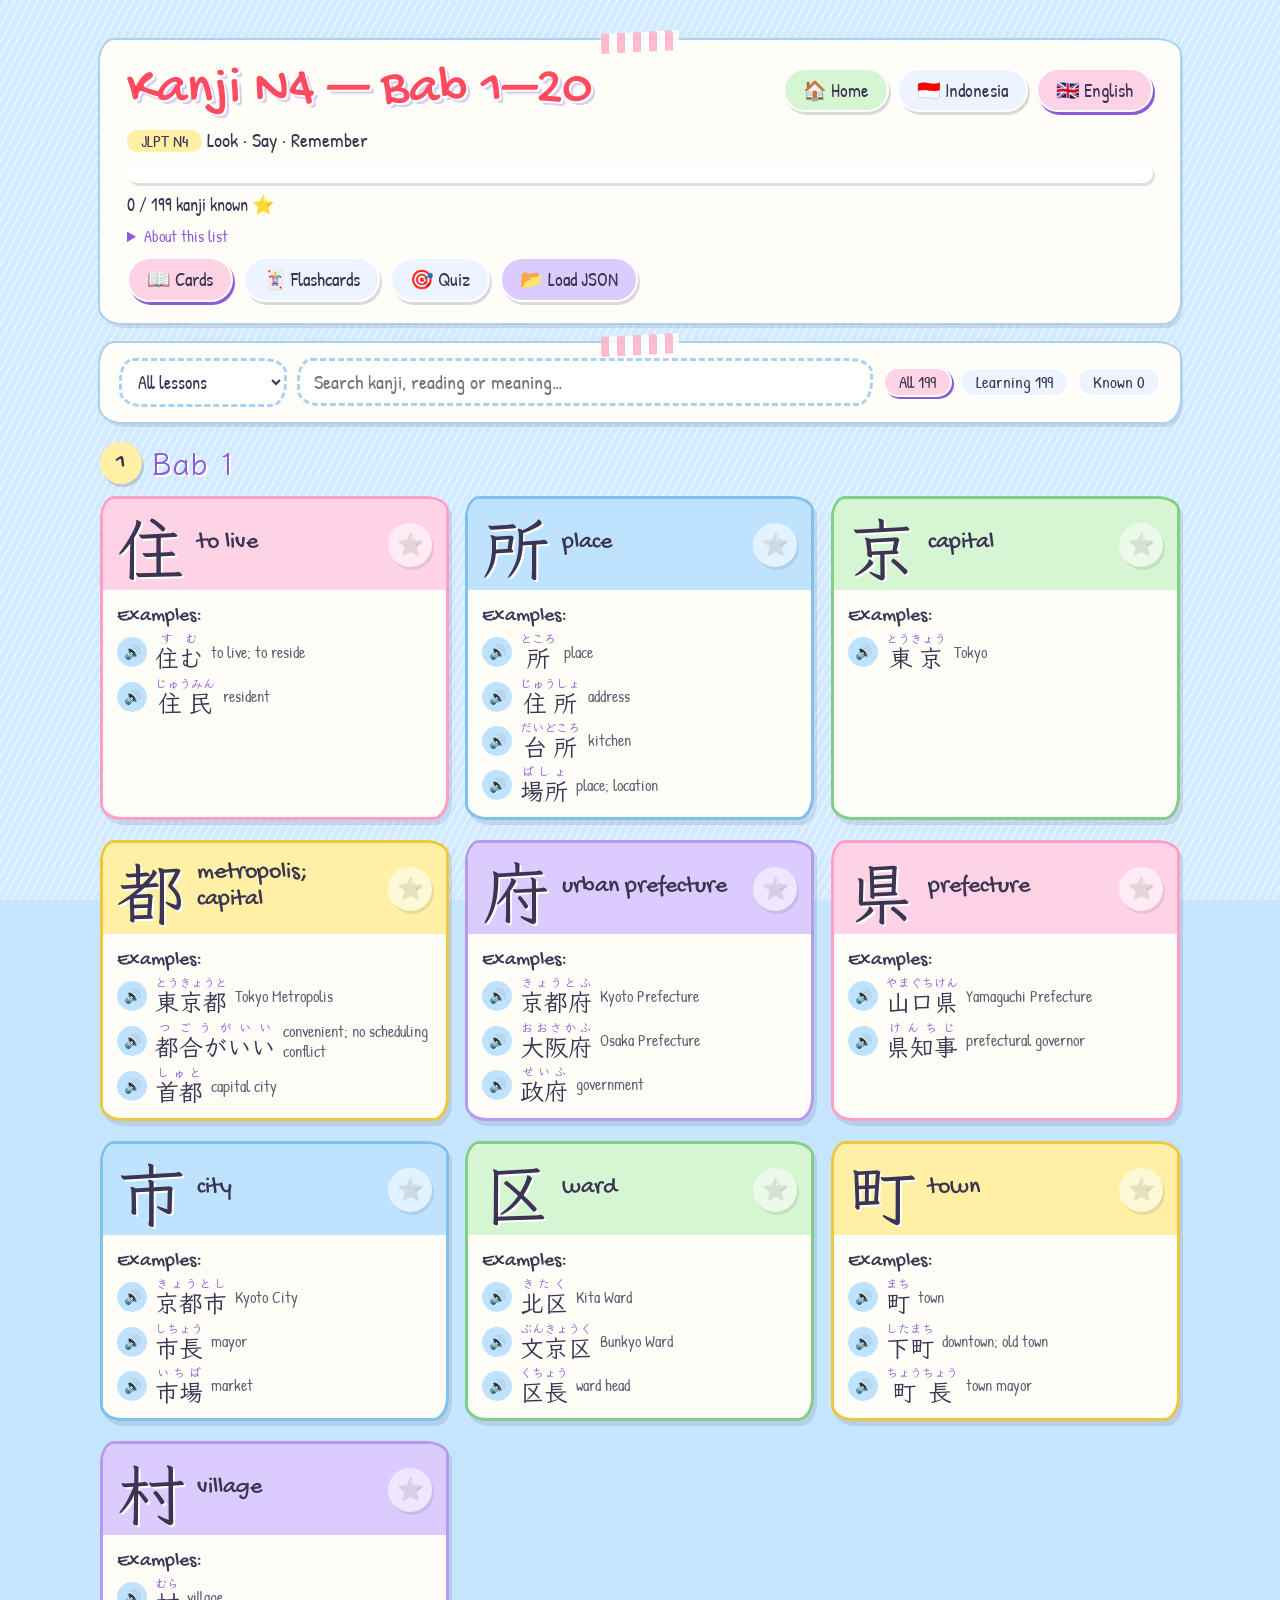
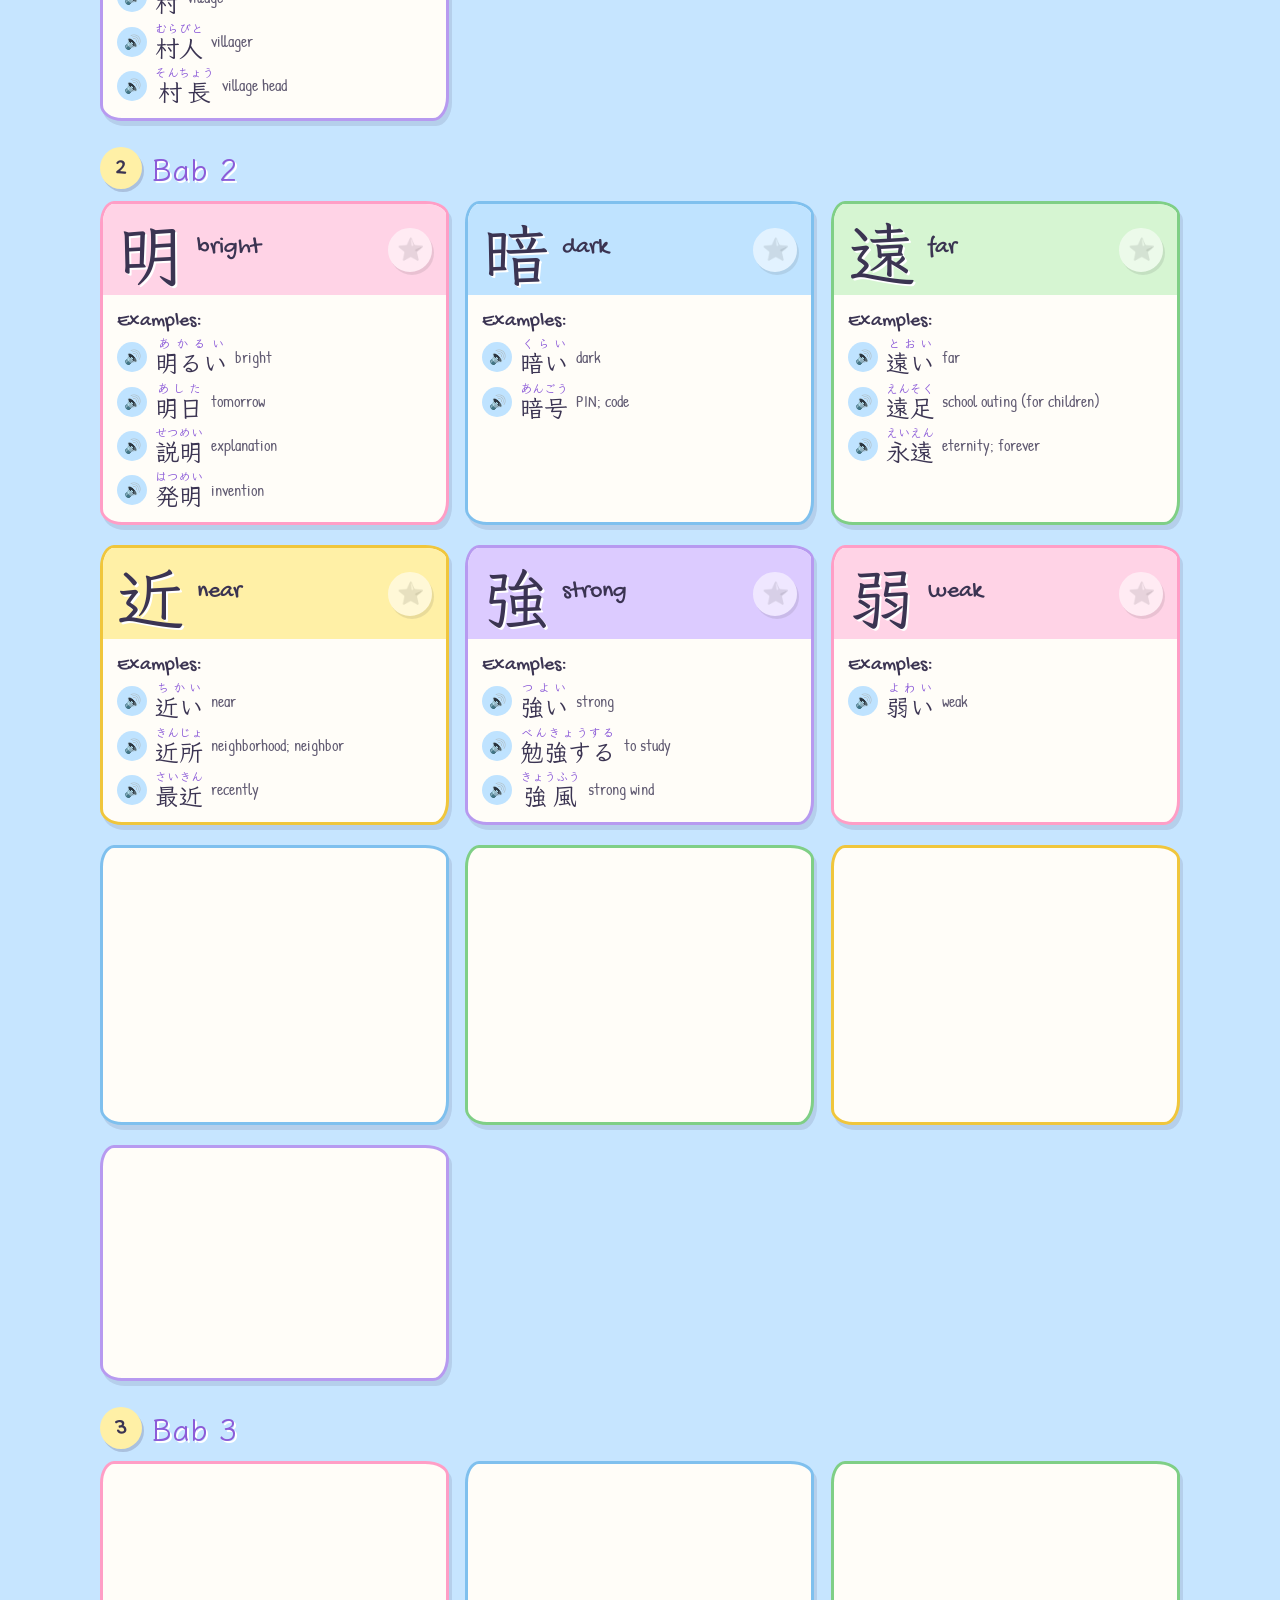
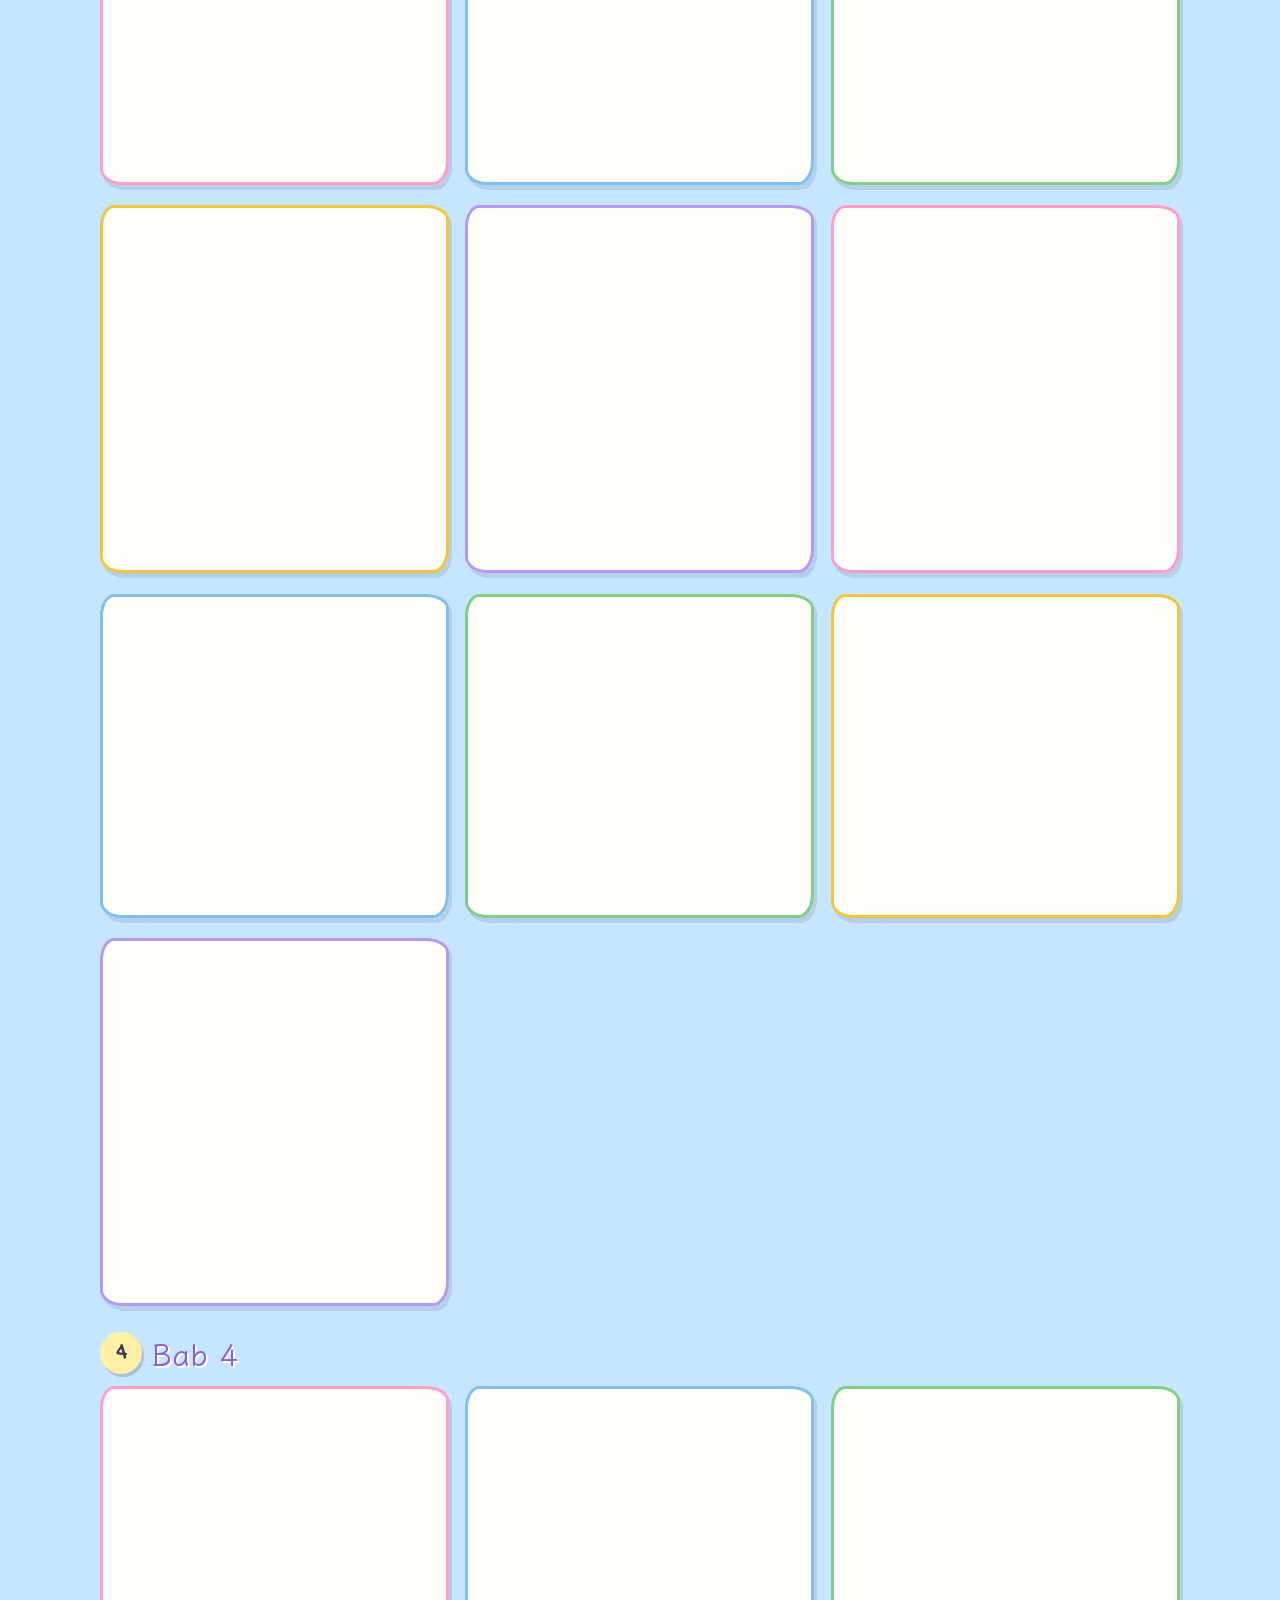
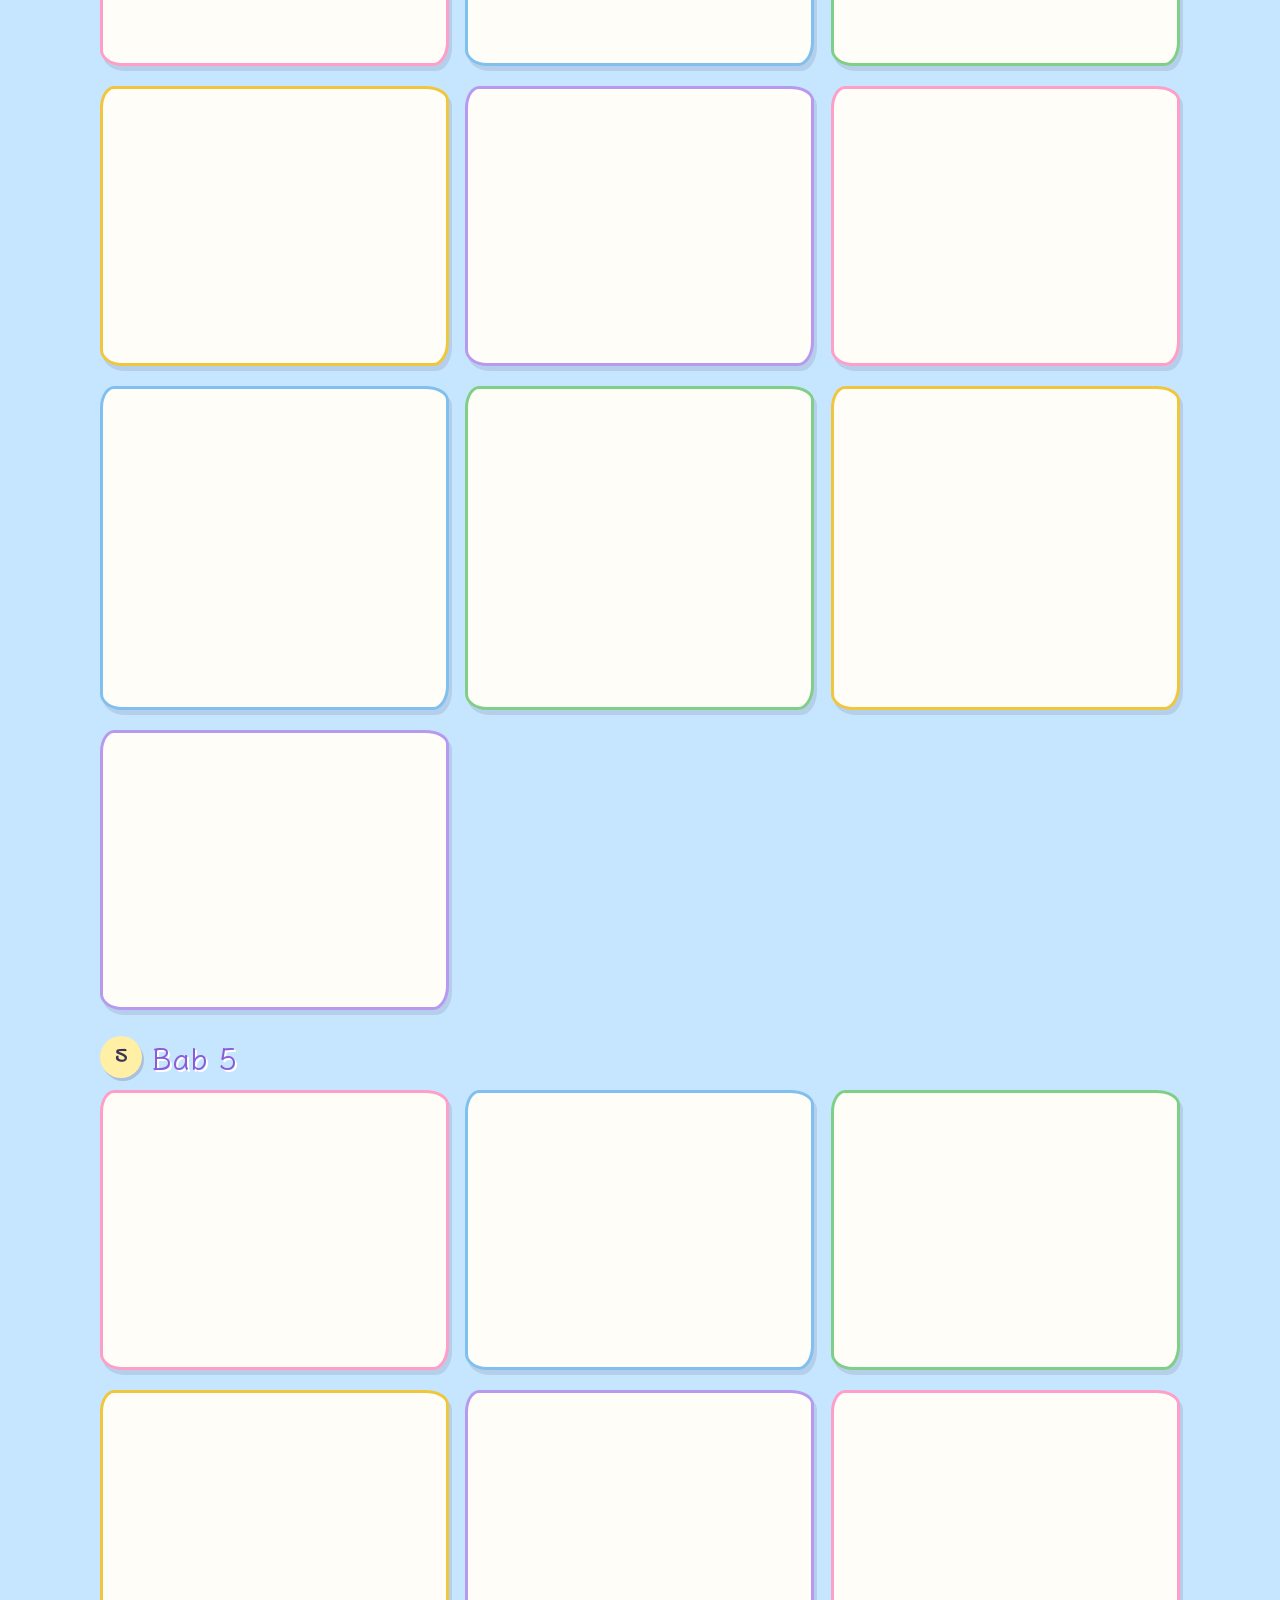
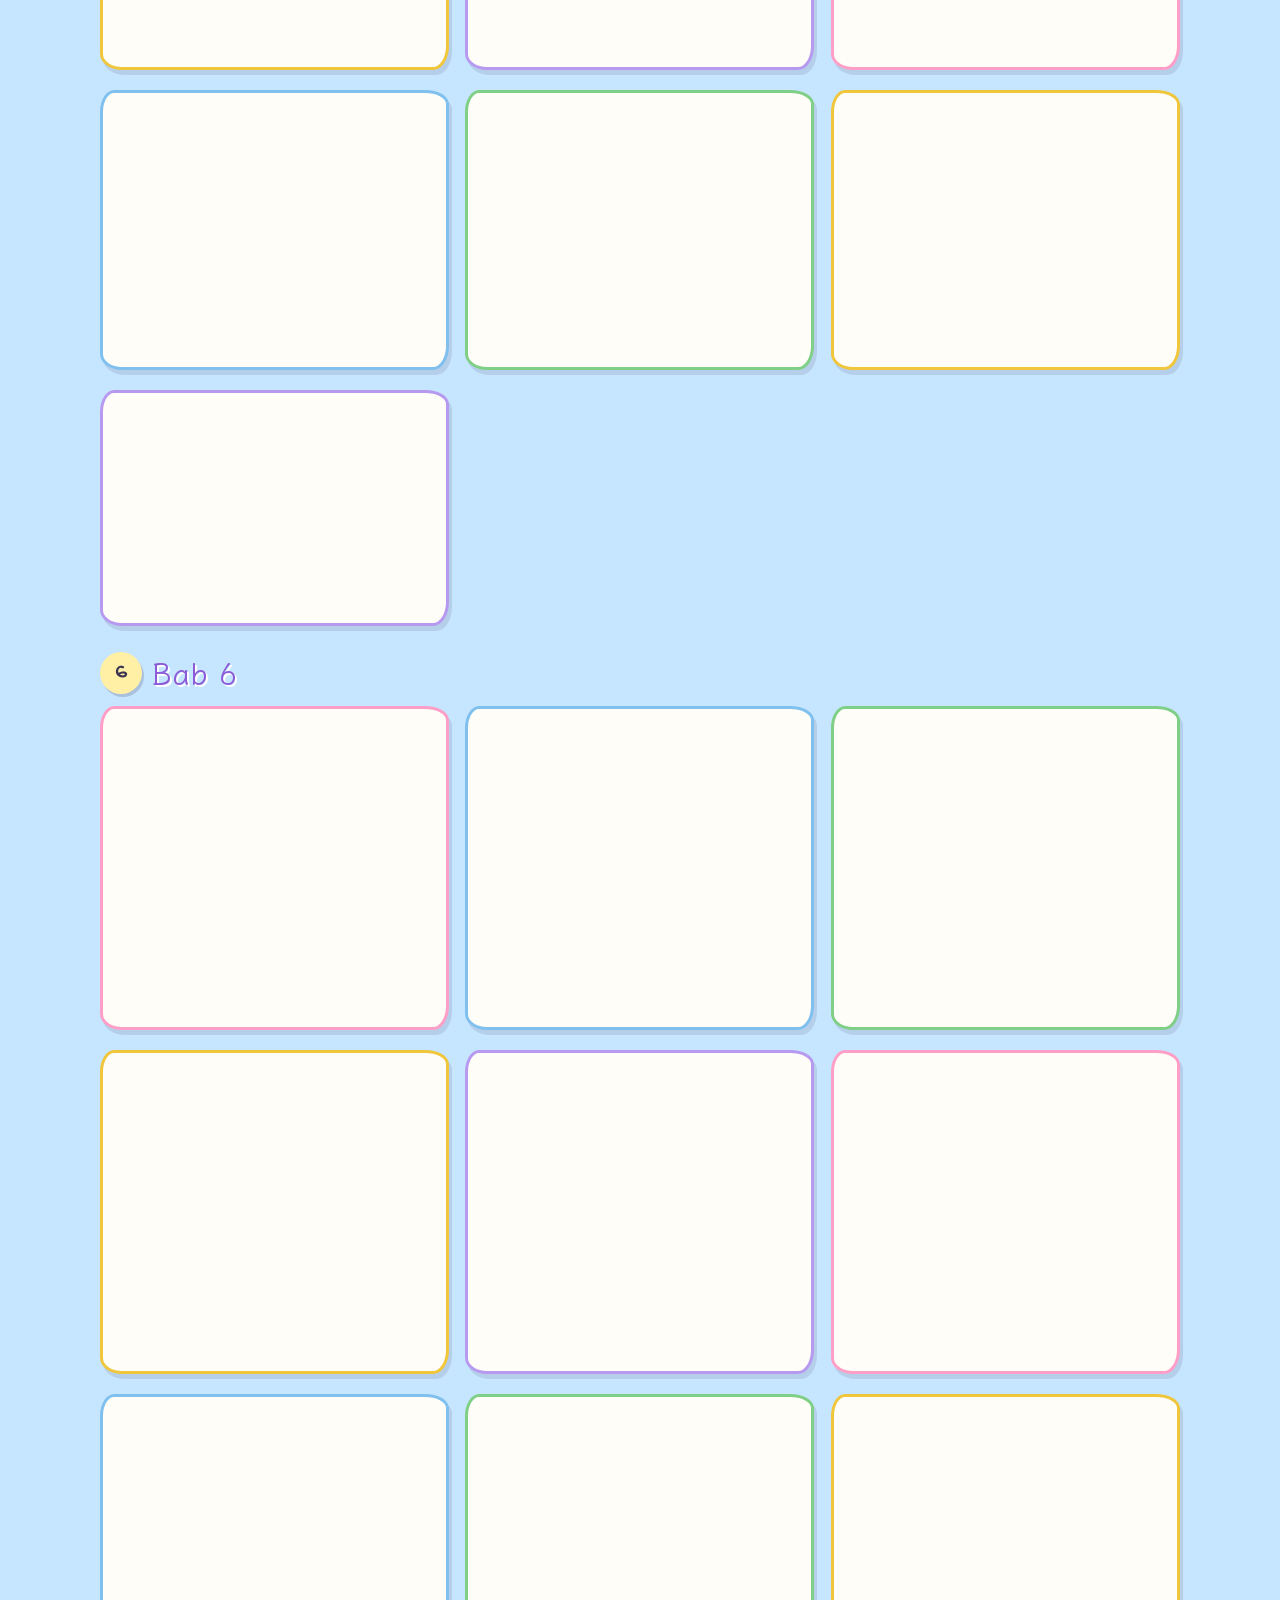
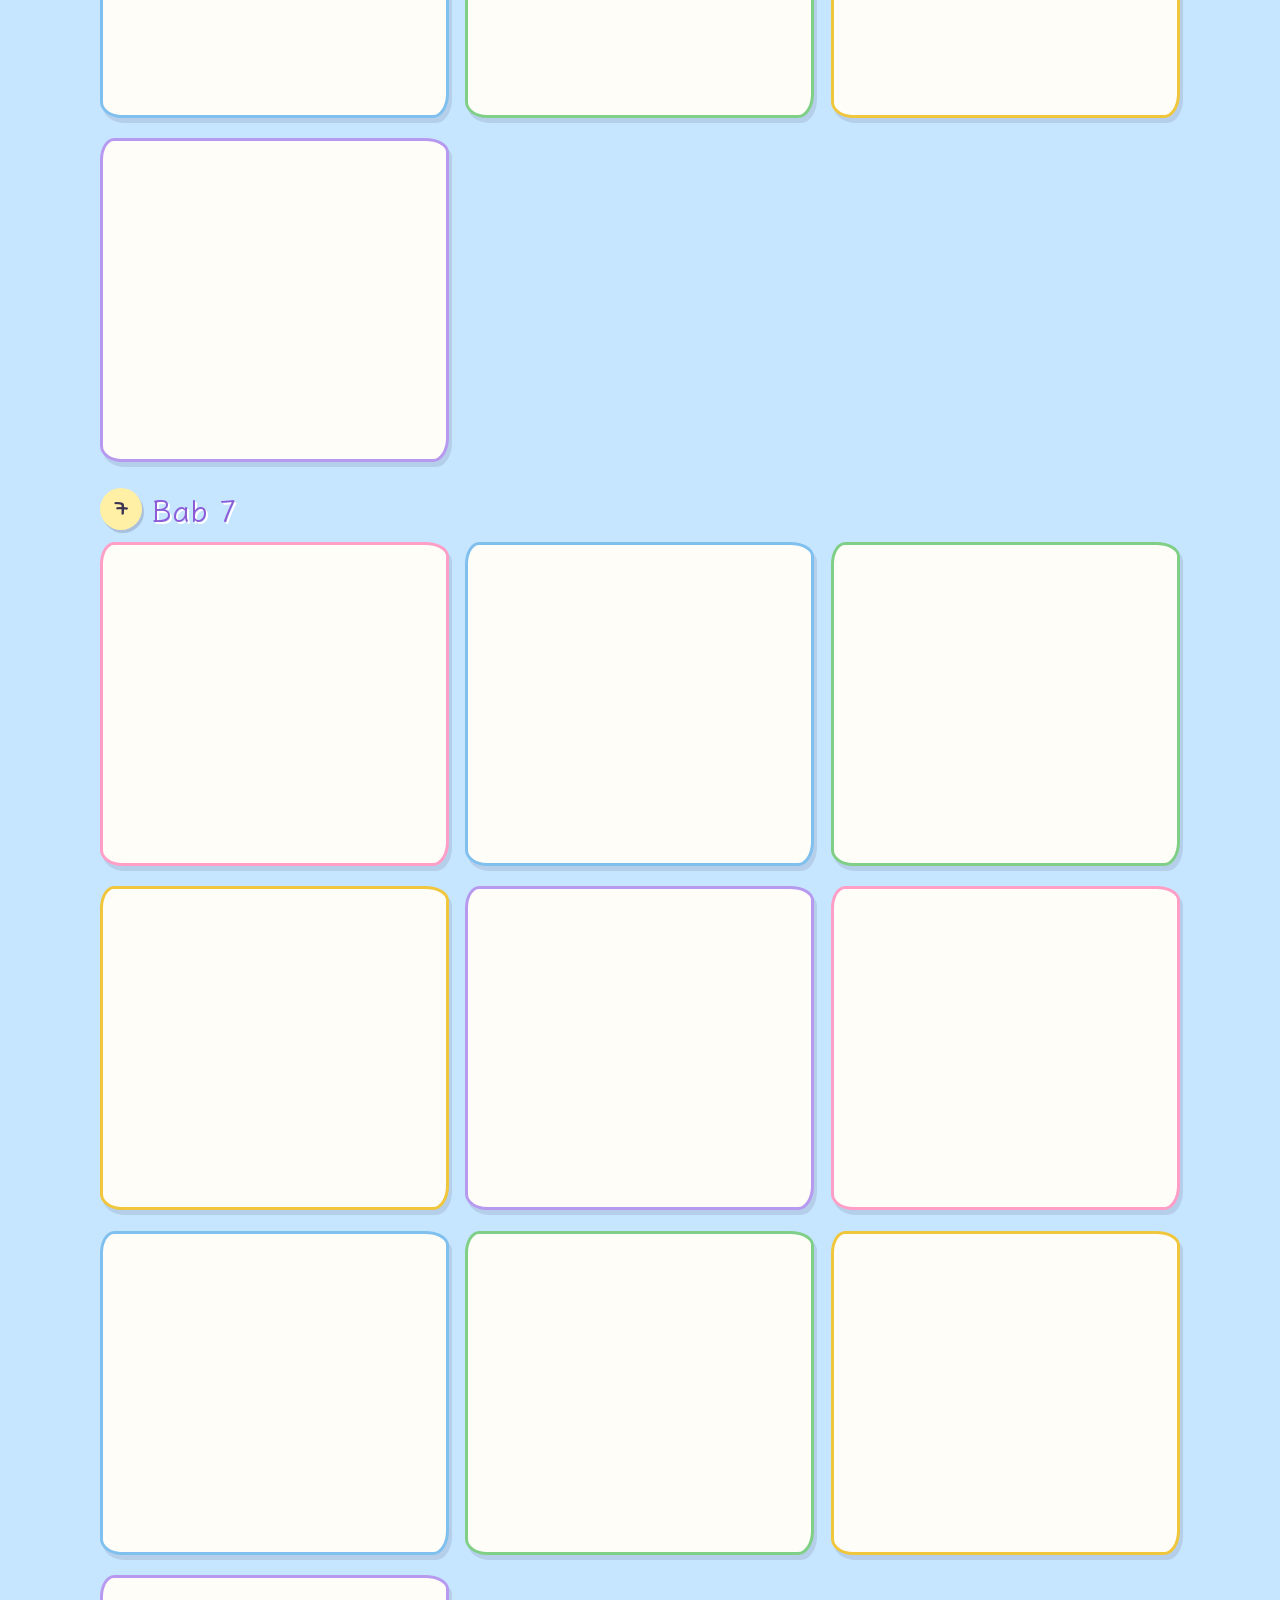
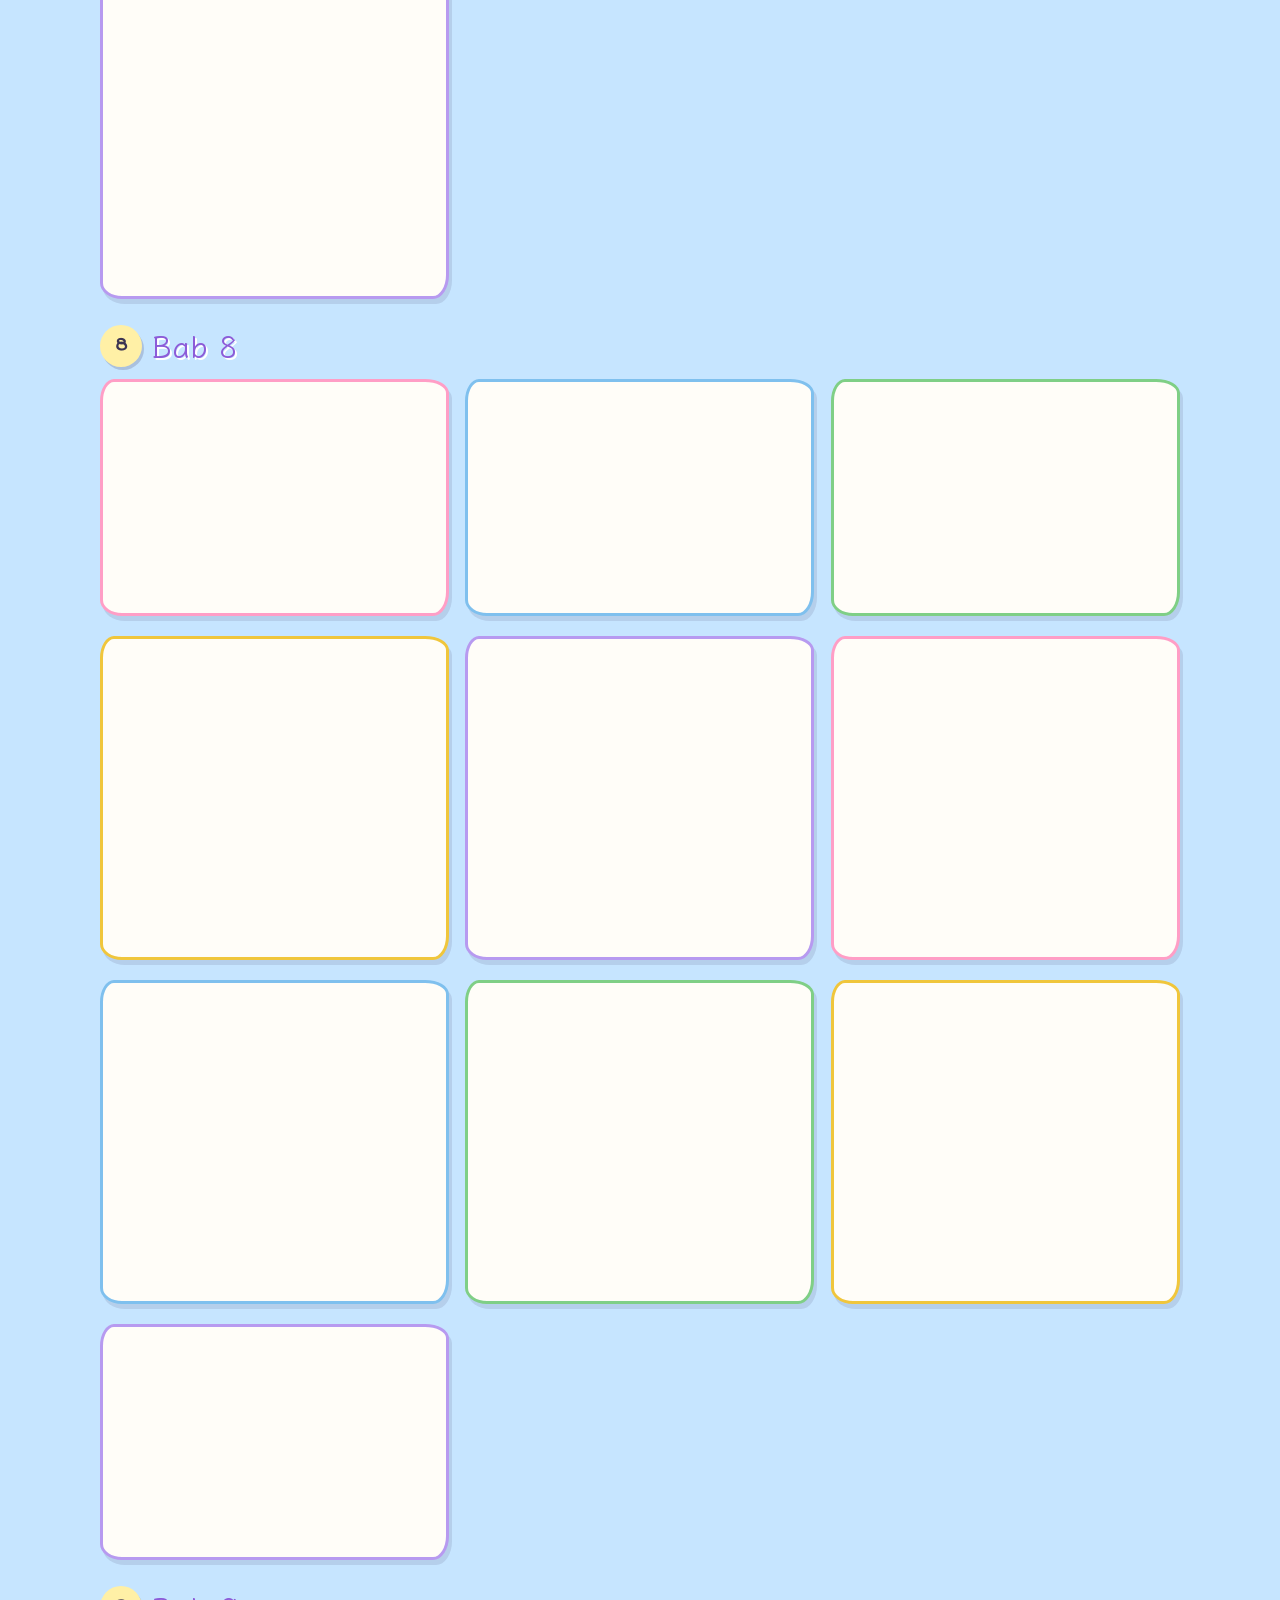
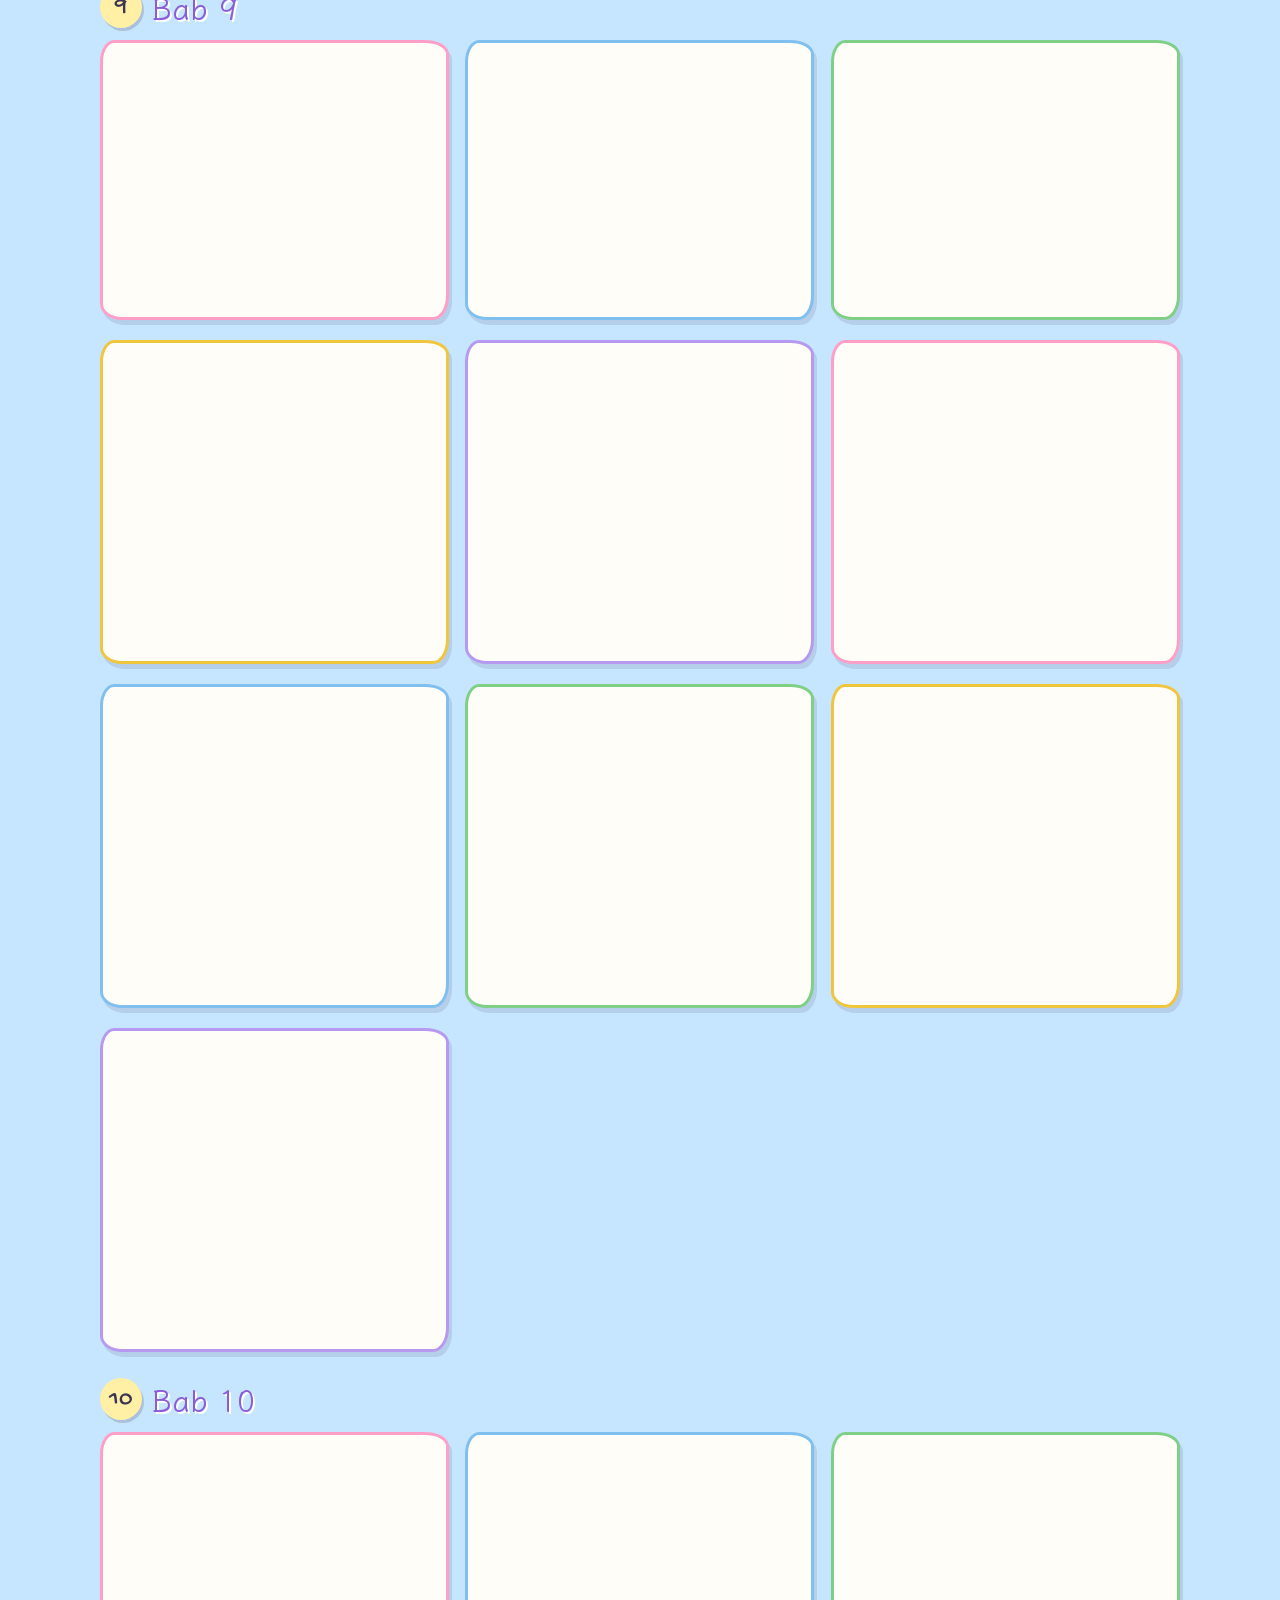
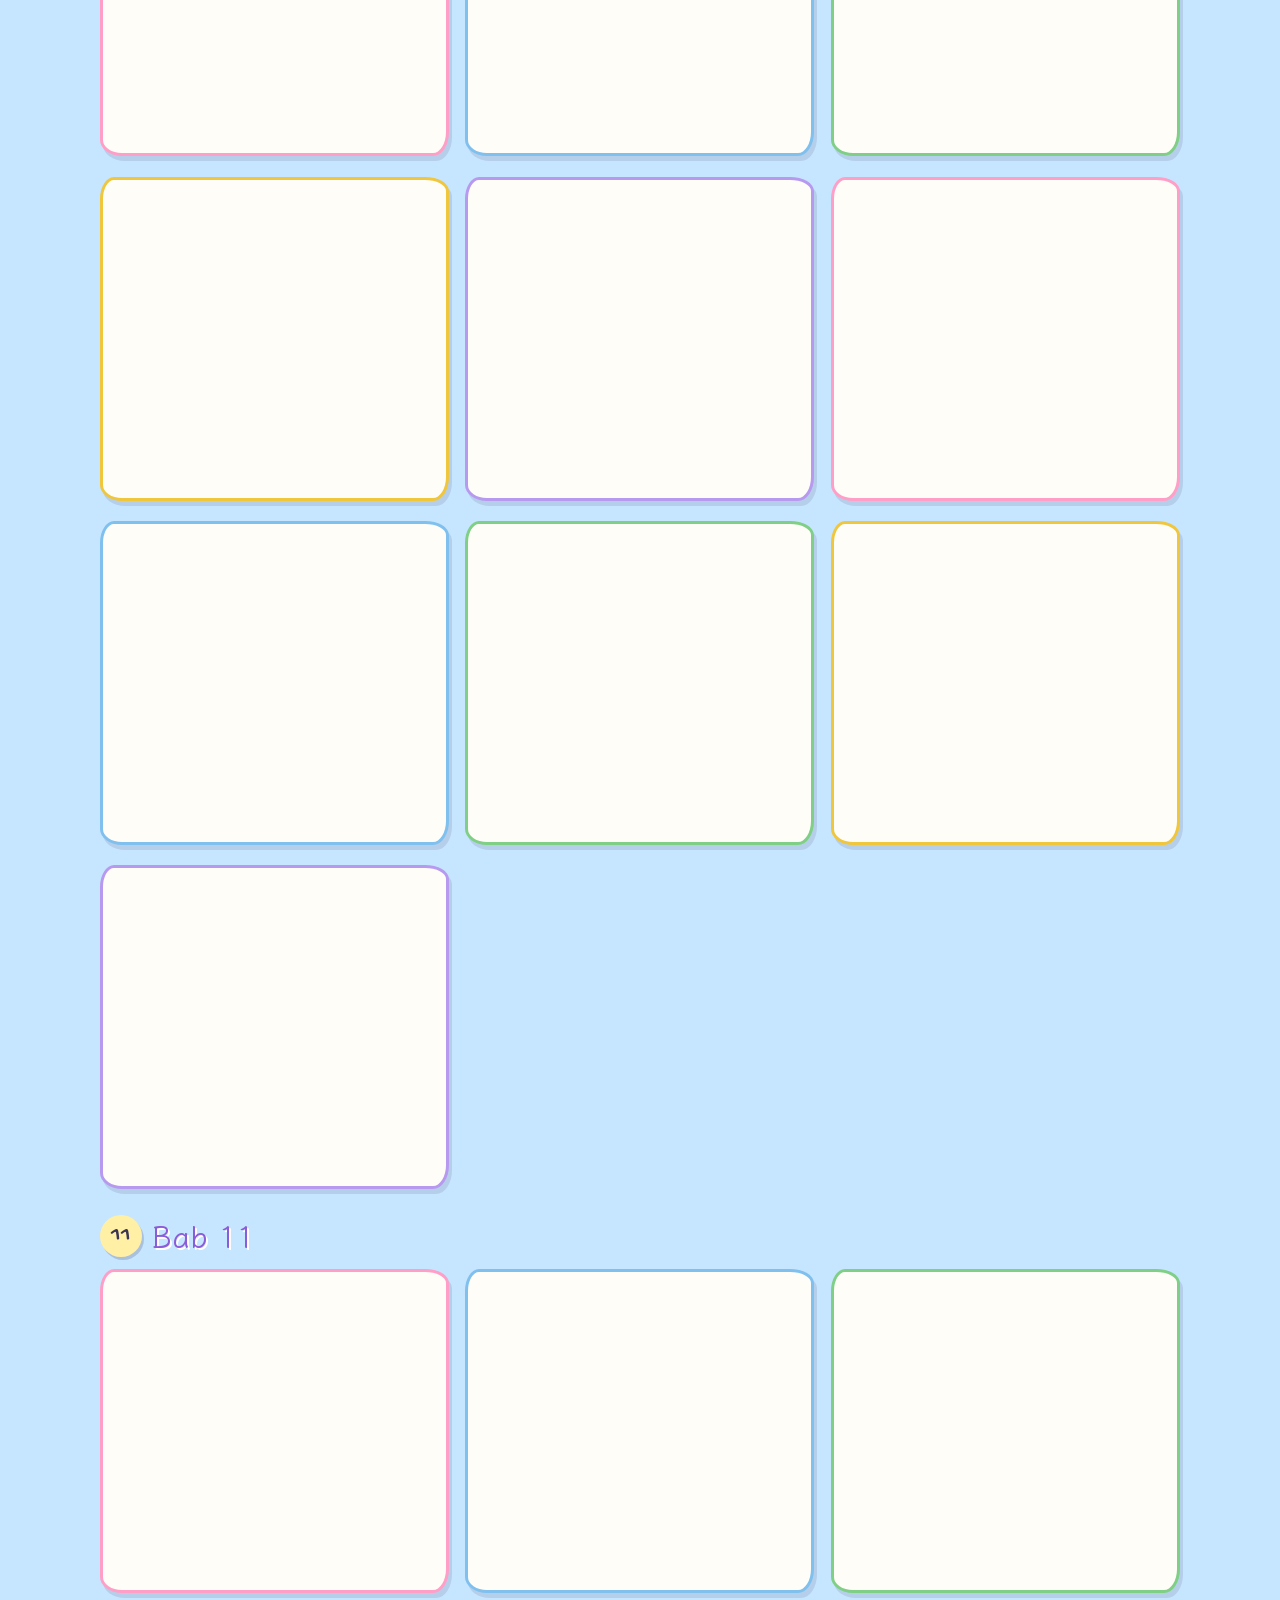
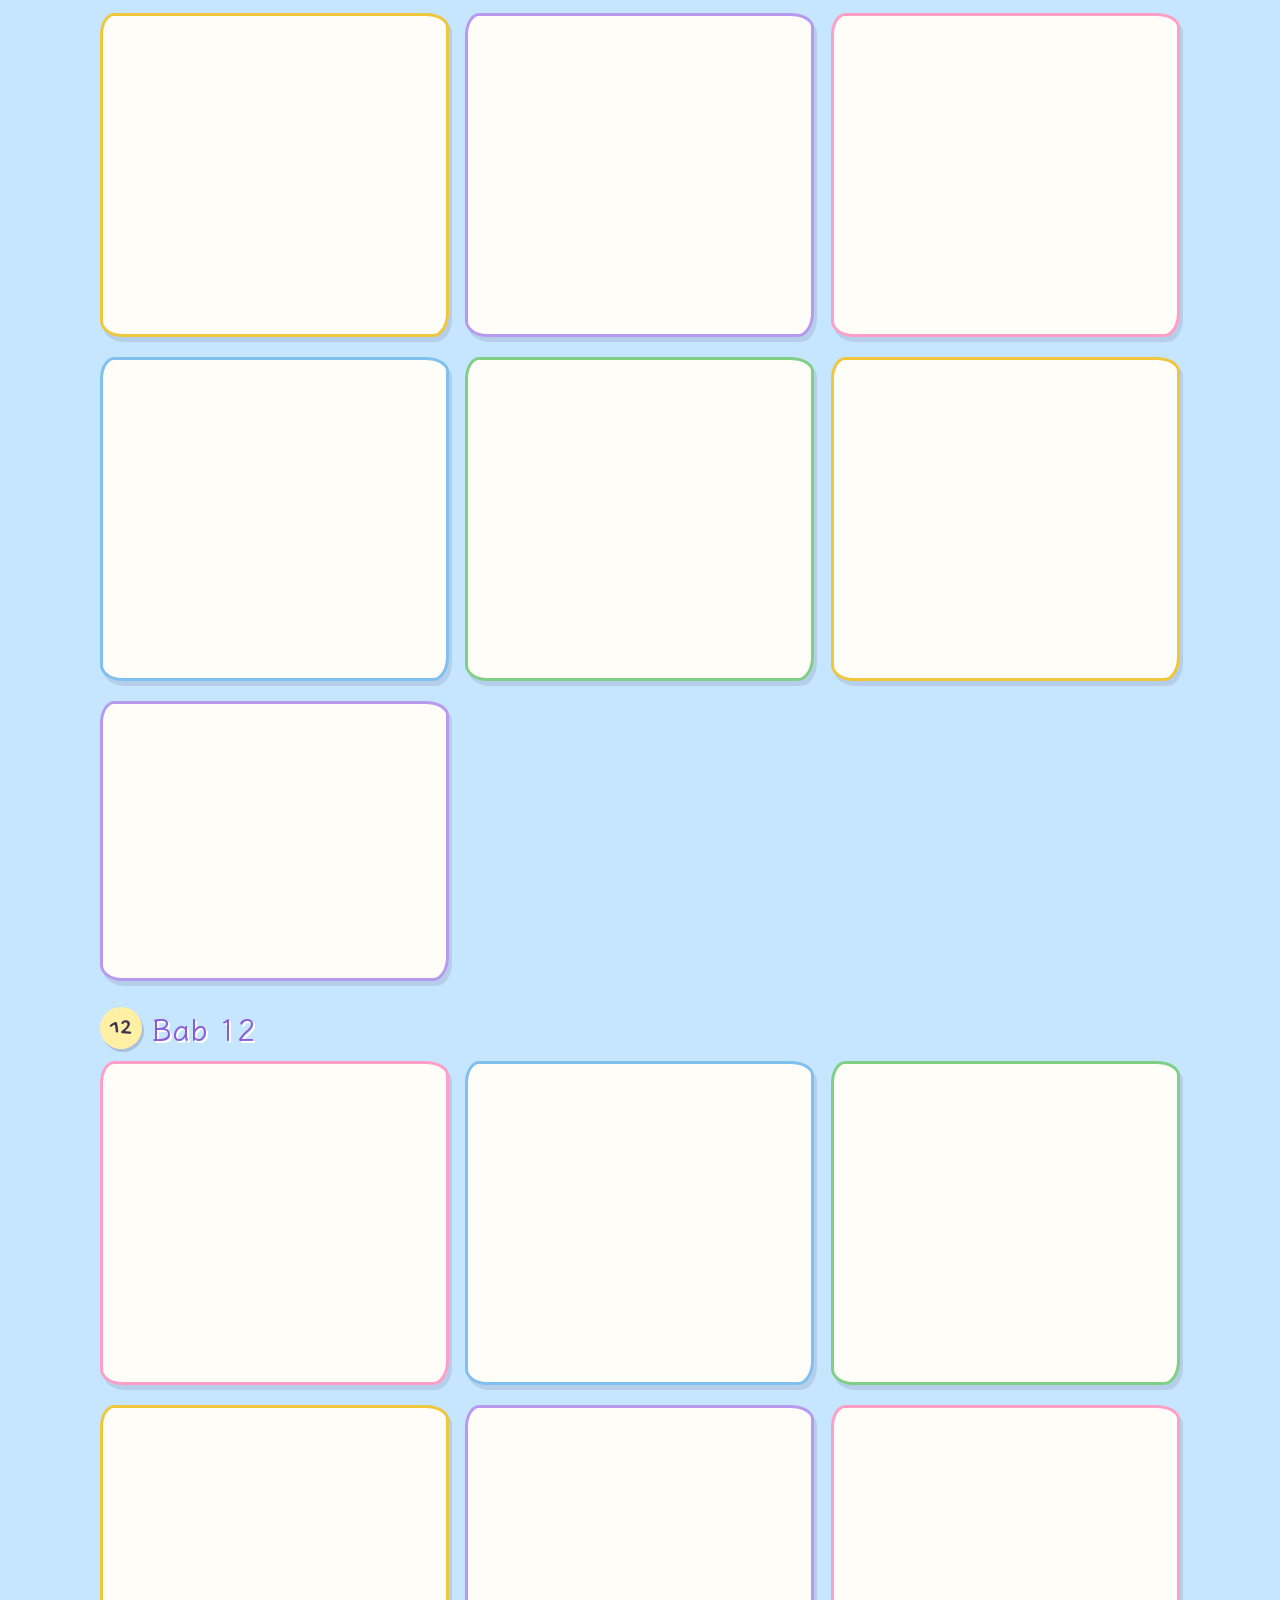
<file: kanji.html>
<!DOCTYPE html>
<html lang="en">
<head>
<meta charset="utf-8"><meta name="viewport" content="width=device-width,initial-scale=1">
<title>Kanji Study</title>
<link rel="preconnect" href="https://fonts.googleapis.com"><link rel="preconnect" href="https://fonts.gstatic.com" crossorigin>
<link href="https://fonts.googleapis.com/css2?family=Gochi+Hand&family=Patrick+Hand&family=Klee+One:wght@400;600&display=swap" rel="stylesheet">
<style>
:root{--ink:#3b3452;--pink:#ffd3e6;--sky:#bfe3ff;--mint:#d6f5d2;--butter:#fff0a6;--lav:#dccbff;--red:#ff4a5f;--purple:#8c5bd8;
 --wob:14px 24px 16px 22px/22px 14px 24px 16px;--bg:url("https://iankreidehuter.space/assets/background.jpg")}
*{margin:0;padding:0;box-sizing:border-box;-webkit-tap-highlight-color:transparent}
body{font:19px/1.3 "Patrick Hand","Comic Sans MS",cursive;color:var(--ink);min-height:100vh;overflow-x:hidden;background:#c6e5ff}
:focus-visible{outline:3px dashed var(--purple);outline-offset:3px}
h1,h2{font-family:"Gochi Hand",cursive;font-weight:400}
button{font:inherit;color:inherit;cursor:pointer}
[hidden]{display:none!important}
[lang=ja]{font-family:"Klee One","UD Digi Kyokasho N-R","UD デジタル 教科書体 N-R","Kyokasho ICA","Hiragino Maru Gothic ProN","Yu Gothic",serif;font-weight:600}
.bg-layer{position:fixed;inset:0;z-index:-2;background:var(--bg) center/cover no-repeat,#c6e5ff}
.bg-overlay{position:fixed;inset:0;z-index:-1;background:repeating-linear-gradient(118deg,transparent 0 5px,rgba(255,255,255,.35) 5px 7px),rgba(255,255,255,.22)}
.page{position:relative;z-index:1;display:flex;justify-content:center;padding:40px 14px 90px}
.wrap{width:100%;max-width:1080px;display:grid;gap:20px}
.paper{position:relative;background:#fffdf8;border:3px solid #fff;border-radius:var(--wob);box-shadow:0 0 0 2px #a9d2f2,3px 5px 0 rgba(60,50,90,.12)}
.paper::before{content:"";position:absolute;top:-11px;left:50%;width:78px;height:20px;transform:translateX(-50%) rotate(-3deg);background:repeating-linear-gradient(90deg,#ffb3c9 0 8px,#fff 8px 16px);opacity:.88;pointer-events:none}
header{padding:20px 24px 18px;display:grid;gap:10px;animation:pop .6s both}
h1{font-size:clamp(34px,7vw,54px);line-height:1;color:var(--red);text-shadow:2px 2px 0 #fff,4px 4px 0 rgba(140,91,216,.3)}
.sub{font-size:20px}.lvl{display:inline-block;padding:0 14px;border-radius:99px;background:var(--butter);font-size:17px}
.bar{height:20px;border:3px solid #fff;border-radius:99px;background:#fff;overflow:hidden;box-shadow:2px 3px 0 rgba(60,50,90,.15)}
.bar b{display:block;height:100%;width:0;border-radius:99px;background:linear-gradient(90deg,#ff8ac0,#ffd75e,#8de08d);transition:width .5s}
.pc{font-size:18px}
details{font-size:16px}summary{cursor:pointer;color:var(--purple)}details p{margin-top:6px}
.modes{display:flex;flex-wrap:wrap;gap:10px}
.modes button,.langs button,.btn{padding:8px 18px;border:2px solid #fff;border-radius:99px;background:#eef4ff;box-shadow:2px 3px 0 rgba(60,50,90,.18);transition:transform .2s}
.modes button[aria-selected=true],.langs button[aria-pressed=true]{background:var(--pink);box-shadow:2px 3px 0 var(--purple)}
a.btn{display:inline-block;color:var(--ink);text-decoration:none}
.hrow{display:flex;flex-wrap:wrap;gap:10px 16px;align-items:center;justify-content:space-between}.langs{display:flex;flex-wrap:wrap;gap:8px}
.btn.go{background:var(--mint)}.btn.alt{background:var(--lav)}
@media(hover:hover){.modes button:hover,.langs button:hover,.btn:hover{transform:translateY(-2px) rotate(-1deg)}}
.tools{display:flex;flex-wrap:wrap;gap:10px;align-items:center;padding:12px 16px}
#q{flex:1 1 200px;min-width:0;padding:8px 14px;font:inherit;font-size:20px;color:var(--ink);background:#fff;border:3px dashed #a9d2f2;border-radius:var(--wob);outline:none}#q:focus{border:3px solid var(--purple)}
.chips{display:flex;flex-wrap:wrap;gap:8px}.chips button{padding:2px 14px;border:2px solid #fff;border-radius:99px;background:#eef4ff;font-size:17px}.chips button[aria-pressed=true]{background:var(--pink);box-shadow:2px 2px 0 var(--purple)}
#lesson{max-width:100%;padding:8px 12px;font:inherit;font-size:18px;color:var(--ink);background:#fff;border:3px dashed #a9d2f2;border-radius:var(--wob)}
#vStudy{display:grid;gap:26px}.ls{display:grid;gap:12px}
.lh{display:flex;flex-wrap:wrap;align-items:center;gap:10px;font-size:30px;color:var(--purple);text-shadow:2px 2px 0 #fff}
.lh .no{display:grid;place-items:center;width:42px;height:42px;border-radius:50%;background:var(--butter);color:var(--ink);font-size:24px;text-shadow:none;box-shadow:2px 3px 0 rgba(60,50,90,.2)}
.lh small{padding:0 12px;border-radius:99px;background:#fff;color:var(--ink);font-family:"Patrick Hand",cursive;font-size:19px;text-shadow:none}
.state{padding:26px;text-align:center;background:var(--lav);border-radius:var(--wob);font-size:21px}.state .btn{margin-top:12px;display:inline-block}
.grid{display:grid;grid-template-columns:repeat(auto-fill,minmax(310px,1fr));gap:20px 16px}
.kc{--h:var(--pink);--b:#ff9ec6;background:#fffdf8;border:3px solid var(--b);border-radius:var(--wob);overflow:hidden;box-shadow:3px 5px 0 rgba(60,50,90,.12);animation:pop .5s both;content-visibility:auto;contain-intrinsic-size:auto 300px}
.t1{--h:var(--sky);--b:#7fc0ee}.t2{--h:var(--mint);--b:#7fcf86}.t3{--h:var(--butter);--b:#f0c63c}.t4{--h:var(--lav);--b:#b79af0}
.kh{display:grid;grid-template-columns:auto 1fr auto;gap:12px;align-items:center;padding:10px 14px;background:var(--h)}
.kj{font-size:68px;line-height:1.05;text-shadow:2px 2px 0 #fff}
.mn{display:block;font-family:"Gochi Hand",cursive;font-size:24px;line-height:1.1}
.rd{display:flex;flex-wrap:wrap;gap:6px;margin-top:4px}
.chip{display:inline-flex;gap:6px;align-items:baseline;padding:0 10px;border-radius:99px;background:rgba(255,255,255,.75);font-size:16px}.chip b{font-weight:400;font-size:13px;color:var(--purple)}
.kn{width:44px;height:44px;border-radius:50%;border:3px solid #fff;background:#fff;font-size:22px;filter:grayscale(1);opacity:.55;box-shadow:2px 3px 0 rgba(60,50,90,.2);transition:transform .25s,filter .25s}
.kn[aria-pressed=true]{filter:none;opacity:1;background:var(--butter);transform:rotate(12deg) scale(1.08)}
.kb{padding:8px 14px 12px}.lt{margin:6px 0 2px;font-family:"Gochi Hand",cursive;font-size:20px}
.wl{list-style:none;display:grid;gap:4px}
.wl li{display:grid;grid-template-columns:auto auto 1fr;gap:8px;align-items:center}
.wl ruby{font-size:24px}.wl rt{font-size:12px;color:var(--purple)}.wm{font-size:16px;opacity:.8}
.sp{display:none;width:30px;height:30px;border:0;border-radius:50%;background:var(--sky);font-size:14px}.tts .sp{display:block}
.fl{display:grid;gap:14px;justify-items:center}
.fc{width:min(100%,560px);height:min(66vh,440px);perspective:1200px;cursor:pointer}
.fcard{position:relative;width:100%;height:100%;transform-style:preserve-3d;transition:transform .55s cubic-bezier(.3,1.3,.5,1)}.fcard.flip{transform:rotateY(180deg)}
.face{position:absolute;inset:0;overflow:auto;backface-visibility:hidden;-webkit-backface-visibility:hidden;display:grid;place-content:center;justify-items:center;gap:8px;padding:18px;text-align:center;background:#fffdf8;border:4px solid var(--b);border-radius:var(--wob);box-shadow:3px 5px 0 rgba(60,50,90,.15)}
.face.back{transform:rotateY(180deg);background:var(--h);place-content:start center}
.big{font-size:min(38vw,190px);line-height:1}.tap{font-size:16px;opacity:.65}
.fbar{display:flex;flex-wrap:wrap;gap:10px;justify-content:center;align-items:center}
.qz{max-width:620px;margin:0 auto;padding:24px 22px;display:grid;gap:14px;text-align:center}
.qn{font-size:17px;opacity:.7}.qp{font-family:"Gochi Hand",cursive;font-size:36px;line-height:1.1;color:var(--purple)}.qp.big{font-family:"Klee One",serif;font-weight:600;font-size:110px;color:var(--ink);text-shadow:3px 3px 0 var(--pink)}
.qo{display:grid;grid-template-columns:1fr 1fr;gap:12px}
.opt{padding:12px 10px;min-height:58px;font-size:20px;background:#fff;border:3px solid #cfe3f5;border-radius:var(--wob);transition:transform .2s}
.opt[lang=ja]{font-size:40px}.opt.good{background:var(--mint);border-color:#7fcf86;animation:pop .4s}.opt.bad{background:#ffd1d1;border-color:#ff8a9b}.opt:disabled{cursor:default}
.qf{min-height:70px;font-size:22px}.sc{font-family:"Gochi Hand",cursive;font-size:60px;color:var(--red)}
.wrongs{display:flex;flex-wrap:wrap;gap:8px;justify-content:center}.wrongs span{padding:0 12px;font-size:28px;background:var(--pink);border-radius:var(--wob)}
@keyframes pop{from{opacity:0;transform:translateY(16px) scale(.96)}}
@media(max-width:520px){.grid{grid-template-columns:1fr}.qo{grid-template-columns:1fr}.kj{font-size:60px}header{padding:18px 16px}}
@media(prefers-reduced-motion:reduce){*{animation:none!important;transition:none!important}}
</style>
</head>
<body>
<div class="bg-layer"></div><div class="bg-overlay"></div>
<main class="page"><div class="wrap">
  <header class="paper">
    <div class="hrow"><h1 id="ttl">Kanji Study</h1><div class="langs" role="group" aria-label="Language / Bahasa"><a class="btn go" data-t="home" href="https://iankreidehuter.space/">🏠 Home</a><button type="button" data-l="id">🇮🇩 Indonesia</button><button type="button" data-l="en">🇬🇧 English</button></div></div>
    <p class="sub"><span class="lvl" id="lvl">...</span> <span data-t="sub">Look · Say · Remember</span></p>
    <div class="bar" role="progressbar" aria-label="Kanji you know" id="pbar" aria-valuemin="0" aria-valuemax="100"><b id="pfill"></b></div>
    <p class="pc" id="ptxt"></p>
    <details><summary data-t="about">About this list</summary><p id="note"></p></details>
    <nav class="modes" role="tablist" aria-label="Study mode">
      <button type="button" role="tab" data-m="study" aria-selected="true" data-t="cards">📖 Cards</button>
      <button type="button" role="tab" data-m="flash" aria-selected="false" data-t="flash">🃏 Flashcards</button>
      <button type="button" role="tab" data-m="quiz" aria-selected="false" data-t="quiz">🎯 Quiz</button>
      <label class="btn alt" title="Load a different kanji JSON file"><span data-t="load">📂 Load JSON</span><input id="pick" type="file" accept=".json,application/json" hidden></label>
    </nav>
  </header>
  <div class="tools paper" id="tools"><select id="lesson" aria-label="Lesson" hidden></select><input id="q" type="search" data-tp="search" placeholder="Search kanji, reading or meaning…" aria-label="Search"><div class="chips" id="chips" role="group" aria-label="Filter"></div></div>
  <div id="state" class="state" role="status" aria-live="polite">Loading kanji…</div>
  <section id="vStudy" hidden></section>
  <section id="vFlash" class="fl" hidden></section>
  <section id="vQuiz" class="qz paper" hidden></section>
</div></main>
<script>
(() => {
  /* ---- settings: JSON is loaded from the /assets folder ---- */
  const CFG = { data: {
      id: ["assets/textbook_kanji_cards_indonesian.json", "/assets/textbook_kanji_cards_indonesian.json"],
      en: ["assets/textbook_kanji_cards_english.json", "/assets/textbook_kanji_cards_english.json"] },
    quizLen: 10 };
  const T = {
    en: {home:"🏠 Home",sub:"Look · Say · Remember",cards:"📖 Cards",flash:"🃏 Flashcards",quiz:"🎯 Quiz",load:"📂 Load JSON",about:"About this list",search:"Search kanji, reading or meaning…",all:"All",learn:"Learning",known:"Known",words:"Examples",mix:"Mix & match",lesson:"Lesson",alll:"All lessons",nomatch:"No kanji match. Try another search!",nothing:"Nothing here. Pick another filter!",tap:"tap to flip ↻",back:"◀ Back",next:"Next ▶",shuf:"🔀 Shuffle",shufd:"🔀 Shuffled",iknow:"☆ I know it",isknown:"⭐ Known",q:"Question",qm:"What does it mean?",qk:"Which kanji is this?",yes:"Yes!! 🎉",oops:"Oops!",again:"🔁 Play again",tocards:"📖 Back to cards",prac:"Practise these:",nomist:"No mistakes!",s1:"Amazing!! 🌈",s2:"Great job! ⭐",s3:"Nice try! Keep going 💪",kn:"kanji known",done:" — you did it! 🎉",loadfail:"Couldn't load the kanji list from /assets.",badfile:"Couldn't read that file. Is it the kanji JSON?",nokanji:"That file has no kanji in it.",choose:"📂 Choose the JSON file",need4:"Need at least 4 kanji to play.",nolist:"No example words yet.",nextq:"Next ▶",finish:"Finish ▶",hint:"Tap a card's star when you know that kanji. Your stars are saved on this device."},
    id: {home:"🏠 Beranda",sub:"Lihat · Ucapkan · Ingat",cards:"📖 Kartu",flash:"🃏 Kartu Hafalan",quiz:"🎯 Kuis",load:"📂 Muat JSON",about:"Tentang daftar ini",search:"Cari kanji, bacaan, atau arti…",all:"Semua",learn:"Belajar",known:"Hafal",words:"Contoh kata",mix:"Gabungan kata",lesson:"Pelajaran",alll:"Semua pelajaran",nomatch:"Tidak ada kanji yang cocok. Coba cari yang lain!",nothing:"Kosong. Pilih filter lain!",tap:"ketuk untuk membalik ↻",back:"◀ Kembali",next:"Lanjut ▶",shuf:"🔀 Acak",shufd:"🔀 Teracak",iknow:"☆ Aku hafal",isknown:"⭐ Hafal",q:"Soal",qm:"Apa artinya?",qk:"Kanji yang mana ini?",yes:"Benar!! 🎉",oops:"Yah!",again:"🔁 Main lagi",tocards:"📖 Kembali ke kartu",prac:"Latih yang ini:",nomist:"Tidak ada yang salah!",s1:"Luar biasa!! 🌈",s2:"Kerja bagus! ⭐",s3:"Ayo coba lagi! 💪",kn:"kanji dihafal",done:" — kamu berhasil! 🎉",loadfail:"Daftar kanji tidak bisa dimuat dari /assets.",badfile:"File tidak bisa dibaca. Apakah ini JSON kanji?",nokanji:"File itu tidak berisi kanji.",choose:"📂 Pilih file JSON",need4:"Butuh minimal 4 kanji untuk bermain.",nolist:"Belum ada contoh kata.",nextq:"Lanjut ▶",finish:"Selesai ▶",hint:"Ketuk bintang pada kartu saat kamu sudah hafal kanjinya. Bintangmu tersimpan di perangkat ini."} };
  const LN = {住所:["Address","Alamat"],形容詞:["Adjectives","Kata sifat"],趣味:["Hobbies","Hobi"],仕事:["Work","Pekerjaan"],自然:["Nature","Alam"],季節:["Seasons","Musim"],体:["Body","Tubuh"],時間:["Time","Waktu"],動詞:["Verbs","Kata kerja"],家族:["Family","Keluarga"],生活:["Daily life","Kehidupan"],食べ物:["Food","Makanan"],部首:["Radicals","Radikal"],場所:["Places","Tempat"],交通:["Transport","Transportasi"],学校:["School","Sekolah"]};
  const $ = s => document.querySelector(s);
  const esc = s => String(s ?? "").replace(/[&<>"']/g, c => ({"&":"&amp;","<":"&lt;",">":"&gt;",'"':"&quot;","'":"&#39;"}[c]));
  const arr = a => Array.isArray(a) ? a.map(String) : [];
  const parseV = s => { s = String(s ?? "").trim(); if (!s) return null; const m = s.match(/^(.+?)[（(]([^）)]*)[）)]$/); return m ? {word: m[1].trim(), reading: m[2].trim(), meaning: ""} : {word: s, reading: "", meaning: ""}; };
  const wl = a => Array.isArray(a) ? a.map(w => typeof w === "string" ? parseV(w) : (w && w.word ? {word: String(w.word), reading: String(w.reading || ""), meaning: String(w.meaning || "")} : null)).filter(Boolean) : [];
  const hira = s => s.replace(/[\u30a1-\u30f6]/g, c => String.fromCharCode(c.charCodeAt(0) - 0x60)).toLowerCase();
  const shuffle = a => { for (let i = a.length - 1; i > 0; i--) { const j = Math.random() * (i + 1) | 0; [a[i], a[j]] = [a[j], a[i]]; } return a; };
  let lang = "en", D = {}, K = [], lessons = [], known = new Set(), mode = "study", flt = "all", lessonSel = 0, fdeck = [], fi = 0, shuf = false, qz = null;
  const t = k => (T[lang] && T[lang][k]) || T.en[k] || k;
  const KEY = () => "kanjiKnown:" + (D.source || D.level || D.title || "list");
  const lTr = name => { const m = String(name).match(/^(.*?)([0-9０-９]*)$/), e = LN[m[1]]; return e ? e[lang === "id" ? 1 : 0] + (m[2] ? " " + m[2].replace(/[０-９]/g, c => String.fromCharCode(c.charCodeAt(0) - 0xFEE0)) : "") : ""; };
  const mean = k => k.meaning || (k.lessonWord ? lTr(k.kanji) : "");
  if ("speechSynthesis" in window) document.documentElement.classList.add("tts");
  const say = x => { try { speechSynthesis.cancel(); const u = new SpeechSynthesisUtterance(x); u.lang = "ja-JP"; u.rate = .8; speechSynthesis.speak(u); } catch (e) {} };

  function applyText() {
    document.documentElement.lang = lang;
    document.querySelectorAll("[data-t]").forEach(e => { e.textContent = t(e.dataset.t); });
    document.querySelectorAll("[data-tp]").forEach(e => { e.placeholder = t(e.dataset.tp); });
    document.querySelectorAll("[data-l]").forEach(b => b.setAttribute("aria-pressed", b.dataset.l === lang));
  }
  function init(d, keep) {
    // Accepts the textbook "cards" JSON (one kanji per card) and the older "kanji" JSON.
    if (!Array.isArray(d.kanji) && Array.isArray(d.cards)) {
      d = {...d, kanji: d.cards.map(c => ({kanji: c.kanji, meaning: c.heading || c.meaning || "", onyomi: c.onyomi, kunyomi: c.kunyomi, vocabulary_examples: c.vocabulary, combinations: c.combinations}))};
    }
    D = d;
    const L = Array.isArray(d.lesson_order) ? d.lesson_order : [], lmap = new Map();
    lessons = L.map((l, i) => { (l.kanji || []).forEach(x => { if (!lmap.has(String(x))) lmap.set(String(x), i + 1); }); return {n: i + 1, name: String(l.lesson || "")}; });
    K = (d.kanji || []).filter(k => k && k.kanji).map(k => {
      const o = {kanji: String(k.kanji), meaning: String(k.meaning || "").trim(), onyomi: arr(k.onyomi), kunyomi: arr(k.kunyomi), lesson: lmap.get(String(k.kanji)) || 0};
      const ex = wl(k.vocabulary_examples || k.standalone_words);
      o.words = ex; o.combos = wl(k.combinations);
      o.lessonWord = !o.meaning && o.lesson && lessons[o.lesson - 1].name === o.kanji;
      o.hay = hira([o.kanji, mean(o), ...o.onyomi, ...o.kunyomi, ...o.words.concat(o.combos).flatMap(w => [w.word, w.reading, w.meaning])].join(" "));
      return o;
    });
    if (!K.length) return fail(t("nokanji"));
    try { known = new Set(JSON.parse(localStorage.getItem(KEY()) || "[]")); } catch (e) { known = new Set(); }
    $("#ttl").textContent = d.title || "Kanji Study"; $("#lvl").textContent = d.level || d.language || "Kanji";
    $("#note").textContent = [d.note || d.format_note, t("hint")].filter(Boolean).join(" ");
    document.title = d.title || "Kanji Study";
    if (!keep) { flt = "all"; lessonSel = 0; fi = 0; $("#q").value = ""; }
    if (lessonSel > lessons.length) lessonSel = 0;
    lessonOpts(); chips(); progress(); setMode(mode);
  }
  const save = () => { try { localStorage.setItem(KEY(), JSON.stringify([...known])); } catch (e) {} };
  const fail = m => { $("#state").hidden = false; $("#state").innerHTML = esc(m) + `<br><label class="btn go">${esc(t("choose"))}<input type="file" accept=".json,application/json" hidden id="pick2"></label>`; ["#vStudy", "#vFlash", "#vQuiz"].forEach(s => $(s).hidden = true); };
  function lessonOpts() {
    const s = $("#lesson"); s.hidden = !lessons.length; if (!lessons.length) return;
    s.innerHTML = `<option value="0">${esc(t("alll"))}</option>` + lessons.map(l => `<option value="${l.n}">${esc(t("lesson"))} ${l.n} · ${esc(l.name)}${lTr(l.name) ? " (" + esc(lTr(l.name)) + ")" : ""}</option>`).join("");
    s.value = String(lessonSel);
  }
  function progress() {
    const n = known.size, tot = K.length, p = tot ? Math.round(100 * n / tot) : 0;
    $("#pfill").style.width = p + "%"; $("#pbar").setAttribute("aria-valuenow", p);
    $("#ptxt").textContent = `${n} / ${tot} ${t("kn")} ⭐` + (n === tot && tot ? t("done") : "");
  }
  function chips() {
    const L = K.filter(k => !known.has(k.kanji)).length, items = [["all", t("all") + " " + K.length], ["learn", t("learn") + " " + L], ["known", t("known") + " " + (K.length - L)]];
    $("#chips").innerHTML = items.map(([k, l]) => `<button type="button" data-k="${k}" aria-pressed="${k === flt}">${l}</button>`).join("");
  }
  const inFilter = k => (!lessonSel || k.lesson === lessonSel) && (flt === "all" || (flt === "known") === known.has(k.kanji));
  const list = (title, a) => a.length ? `<p class="lt">${esc(title)}:</p><ul class="wl">${a.map(w => `<li><button type="button" class="sp" data-say="${esc(w.reading || w.word)}" aria-label="Listen to ${esc(w.word)}">🔊</button><ruby lang="ja">${esc(w.word)}<rt>${esc(w.reading)}</rt></ruby><span class="wm">${esc(w.meaning)}</span></li>`).join("")}</ul>` : "";
  const reads = k => (k.onyomi.length ? `<span class="chip"><b>音 on</b><span lang="ja">${k.onyomi.map(esc).join("・")}</span></span>` : "") + (k.kunyomi.length ? `<span class="chip"><b>訓 kun</b><span lang="ja">${k.kunyomi.map(esc).join("・")}</span></span>` : "");
  const star = k => `<button type="button" class="kn" data-k="${esc(k.kanji)}" aria-pressed="${known.has(k.kanji)}" aria-label="I know ${esc(k.kanji)}" title="★">⭐</button>`;
  const body = k => list(t("words"), k.words) + list(t("mix"), k.combos);
  const card = (k, i) => `<article class="kc t${i % 5}" style="animation-delay:${Math.min(i, 10) * 40}ms"><div class="kh"><div class="kj" lang="ja"${k.kanji.length > 1 ? ' style="font-size:44px"' : ""}>${esc(k.kanji)}</div><div><span class="mn">${esc(mean(k))}</span><div class="rd">${reads(k)}</div></div>${star(k)}</div><div class="kb">${body(k) || `<p class="wm">${esc(t("nolist"))}</p>`}</div></article>`;

  /* ---- cards ---- */
  function study() {
    const q = hira($("#q").value.trim()), v = K.filter(k => inFilter(k) && k.hay.includes(q)), g = new Map();
    v.forEach(k => { if (!g.has(k.lesson)) g.set(k.lesson, []); g.get(k.lesson).push(k); });
    let n = 0, html = "";
    [...g].sort((a, b) => a[0] - b[0]).forEach(([no, items]) => {
      const ls = no && lessons[no - 1], tr = ls && lTr(ls.name);
      html += `<section class="ls">${ls ? `<h2 class="lh"><span class="no">${no}</span><span lang="ja">${esc(ls.name)}</span>${tr ? `<small>${esc(tr)}</small>` : ""}</h2>` : ""}<div class="grid">${items.map(k => card(k, n++)).join("")}</div></section>`;
    });
    $("#vStudy").innerHTML = html;
    $("#state").hidden = v.length > 0; if (!v.length) $("#state").textContent = t("nomatch");
  }

  /* ---- flashcards ---- */
  function flashDeck() { fdeck = K.filter(inFilter); if (shuf) shuffle(fdeck); fi = Math.min(fi, Math.max(fdeck.length - 1, 0)); flash(); }
  function flash() {
    const k = fdeck[fi], box = $("#vFlash");
    $("#state").hidden = !!k; if (!k) { $("#state").textContent = t("nothing"); box.innerHTML = ""; return; }
    const isK = known.has(k.kanji);
    box.innerHTML = `<div class="fc kc t${fi % 5}" id="fc" tabindex="0" role="button" aria-label="Flip card" style="animation:none;box-shadow:none;border:0;background:none;overflow:visible"><div class="fcard" id="fcard">
      <div class="face"><div class="big" lang="ja"${k.kanji.length > 1 ? ' style="font-size:min(22vw,110px)"' : ""}>${esc(k.kanji)}</div><p class="tap">${esc(t("tap"))}</p></div>
      <div class="face back"><div class="kj" lang="ja">${esc(k.kanji)}</div><span class="mn">${esc(mean(k))}</span><div class="rd" style="justify-content:center">${reads(k)}</div>${body(k)}</div></div></div>
      <div class="fbar"><button type="button" class="btn" data-a="prev">${esc(t("back"))}</button><span>${fi + 1} / ${fdeck.length}</span><button type="button" class="btn go" data-a="next">${esc(t("next"))}</button></div>
      <div class="fbar"><button type="button" class="btn alt" data-a="shuf">${esc(shuf ? t("shufd") : t("shuf"))}</button><button type="button" class="btn" data-a="known" aria-pressed="${isK}">${esc(isK ? t("isknown") : t("iknow"))}</button></div>`;
  }
  const flip = () => { const c = $("#fcard"); if (c) c.classList.toggle("flip"); };
  const fgo = d => { if (!fdeck.length) return; fi = (fi + d + fdeck.length) % fdeck.length; flash(); };

  /* ---- quiz ---- */
  function quizStart() {
    const usable = a => a.filter(k => mean(k));
    let pool = usable(K.filter(inFilter));
    if (new Set(pool.map(mean)).size < 4 || pool.length < 4) pool = usable(K);
    if (new Set(pool.map(mean)).size < 4) { qz = null; $("#state").hidden = false; $("#state").textContent = t("need4"); $("#vQuiz").innerHTML = ""; return; }
    $("#state").hidden = true;
    const all = usable(K);
    const items = shuffle(pool.slice()).slice(0, CFG.quizLen).map((k, i) => {
      const type = i % 2 ? "k" : "m", seen = new Set([mean(k)]), opts = [k];
      shuffle(all.slice()).forEach(o => { if (opts.length < 4 && !seen.has(mean(o)) && o.kanji !== k.kanji) { seen.add(mean(o)); opts.push(o); } });
      return {k, type, opts: shuffle(opts)};
    });
    qz = {items, i: 0, score: 0, wrong: [], answered: false};
    quiz();
  }
  function quiz() {
    const box = $("#vQuiz");
    if (!qz) return;
    if (qz.i >= qz.items.length) {
      const n = qz.items.length, p = qz.score / n, msg = p >= .9 ? t("s1") : p >= .6 ? t("s2") : t("s3");
      box.innerHTML = `<p class="qp">${esc(msg)}</p><p class="sc">${qz.score} / ${n}</p>` +
        (qz.wrong.length ? `<p class="qn">${esc(t("prac"))}</p><div class="wrongs">${qz.wrong.map(k => `<span lang="ja">${esc(k.kanji)}</span>`).join("")}</div>` : `<p class="qf">${esc(t("nomist"))}</p>`) +
        `<div class="fbar"><button type="button" class="btn go" data-a="qagain">${esc(t("again"))}</button><button type="button" class="btn alt" data-a="tocards">${esc(t("tocards"))}</button></div>`;
      return;
    }
    const it = qz.items[qz.i], k = it.k, last = qz.i === qz.items.length - 1;
    box.innerHTML = `<p class="qn">${esc(t("q"))} ${qz.i + 1} / ${qz.items.length}</p>` +
      (it.type === "m" ? `<p class="qp">${esc(t("qm"))}</p><p class="qp big" lang="ja">${esc(k.kanji)}</p>` : `<p class="qp">${esc(t("qk"))}</p><p class="qp">${esc(mean(k))}</p>`) +
      `<div class="qo">${it.opts.map((o, n) => `<button type="button" class="opt" data-o="${n}"${it.type === "k" ? ' lang="ja"' : ""}>${esc(it.type === "m" ? mean(o) : o.kanji)}</button>`).join("")}</div>` +
      `<p class="qf" aria-live="polite"></p><div class="fbar"><button type="button" class="btn go" data-a="qnext" hidden>${esc(last ? t("finish") : t("nextq"))}</button></div>`;
    qz.answered = false;
  }
  function answer(n) {
    if (!qz || qz.answered) return;
    qz.answered = true;
    const it = qz.items[qz.i], ok = it.opts[n].kanji === it.k.kanji, bs = [...document.querySelectorAll("#vQuiz .opt")];
    bs.forEach((b, i) => { b.disabled = true; if (it.opts[i].kanji === it.k.kanji) b.classList.add("good"); else if (i === n) b.classList.add("bad"); });
    if (ok) qz.score++; else qz.wrong.push(it.k);
    const f = $("#vQuiz .qf");
    f.innerHTML = ok ? esc(t("yes")) : `${esc(t("oops"))} <span lang="ja">${esc(it.k.kanji)}</span> = ${esc(mean(it.k))}${it.k.onyomi.length || it.k.kunyomi.length ? ` <span lang="ja">(${[...it.k.onyomi, ...it.k.kunyomi].map(esc).join("・")})</span>` : ""}`;
    $("#vQuiz [data-a=qnext]").hidden = false;
  }

  /* ---- modes ---- */
  function setMode(m) {
    mode = m;
    document.querySelectorAll("[data-m]").forEach(b => b.setAttribute("aria-selected", b.dataset.m === m));
    $("#vStudy").hidden = m !== "study"; $("#vFlash").hidden = m !== "flash"; $("#vQuiz").hidden = m !== "quiz";
    $("#q").hidden = m !== "study";
    if (!K.length) return;
    if (m === "study") study(); else if (m === "flash") flashDeck(); else quizStart();
  }
  const rerender = () => setMode(mode);

  /* ---- loading ---- */
  async function loadLang(l) {
    lang = l; try { localStorage.setItem("kanjiLang", l); } catch (e) {}
    applyText(); $("#state").hidden = false; $("#state").textContent = "…";
    for (const url of CFG.data[l]) {
      try { const r = await fetch(url); if (!r.ok) continue; return init(await r.json(), true); } catch (e) {}
    }
    fail(t("loadfail"));
  }
  function readFile(f) {
    if (!f) return;
    const r = new FileReader();
    r.onload = () => { try { init(JSON.parse(r.result)); } catch (e) { fail(t("badfile")); } };
    r.onerror = () => fail(t("badfile"));
    r.readAsText(f);
  }

  /* ---- events ---- */
  document.addEventListener("click", e => {
    const el = e.target.closest("button,#fc,a");
    if (!el) return;
    if (el.dataset.say) { say(el.dataset.say); return; }
    if (el.dataset.l) { if (el.dataset.l !== lang) loadLang(el.dataset.l); return; }
    if (el.dataset.m) { setMode(el.dataset.m); return; }
    if (el.classList.contains("kn")) {
      const k = el.dataset.k; known.has(k) ? known.delete(k) : known.add(k);
      el.setAttribute("aria-pressed", known.has(k)); save(); progress(); chips(); return;
    }
    if (el.closest("#chips")) { flt = el.dataset.k; chips(); fi = 0; rerender(); return; }
    if (el.id === "fc") { flip(); return; }
    if (el.dataset.o !== undefined) { answer(+el.dataset.o); return; }
    switch (el.dataset.a) {
      case "prev": fgo(-1); break;
      case "next": fgo(1); break;
      case "shuf": shuf = !shuf; flashDeck(); break;
      case "known": { const k = fdeck[fi]; if (!k) break; known.has(k.kanji) ? known.delete(k.kanji) : known.add(k.kanji); save(); progress(); chips(); flash(); break; }
      case "qnext": qz.i++; quiz(); break;
      case "qagain": quizStart(); break;
      case "tocards": setMode("study"); break;
    }
  });
  document.addEventListener("keydown", e => {
    if (mode !== "flash" || /INPUT|SELECT|TEXTAREA/.test(e.target.tagName)) return;
    if (e.key === "ArrowRight") fgo(1); else if (e.key === "ArrowLeft") fgo(-1);
    else if ((e.key === "Enter" || e.key === " ") && e.target.id === "fc") { e.preventDefault(); flip(); }
  });
  $("#q").addEventListener("input", () => { if (mode === "study") study(); });
  $("#lesson").addEventListener("change", e => { lessonSel = +e.target.value; fi = 0; rerender(); });
  document.addEventListener("change", e => { if (e.target.id === "pick" || e.target.id === "pick2") readFile(e.target.files[0]); });

  let start = "en";
  try { start = localStorage.getItem("kanjiLang") || (/^id/i.test(navigator.language) ? "id" : "en"); } catch (e) {}
  loadLang(start === "id" ? "id" : "en");
})();
</script>
</body>
</html>
</file>
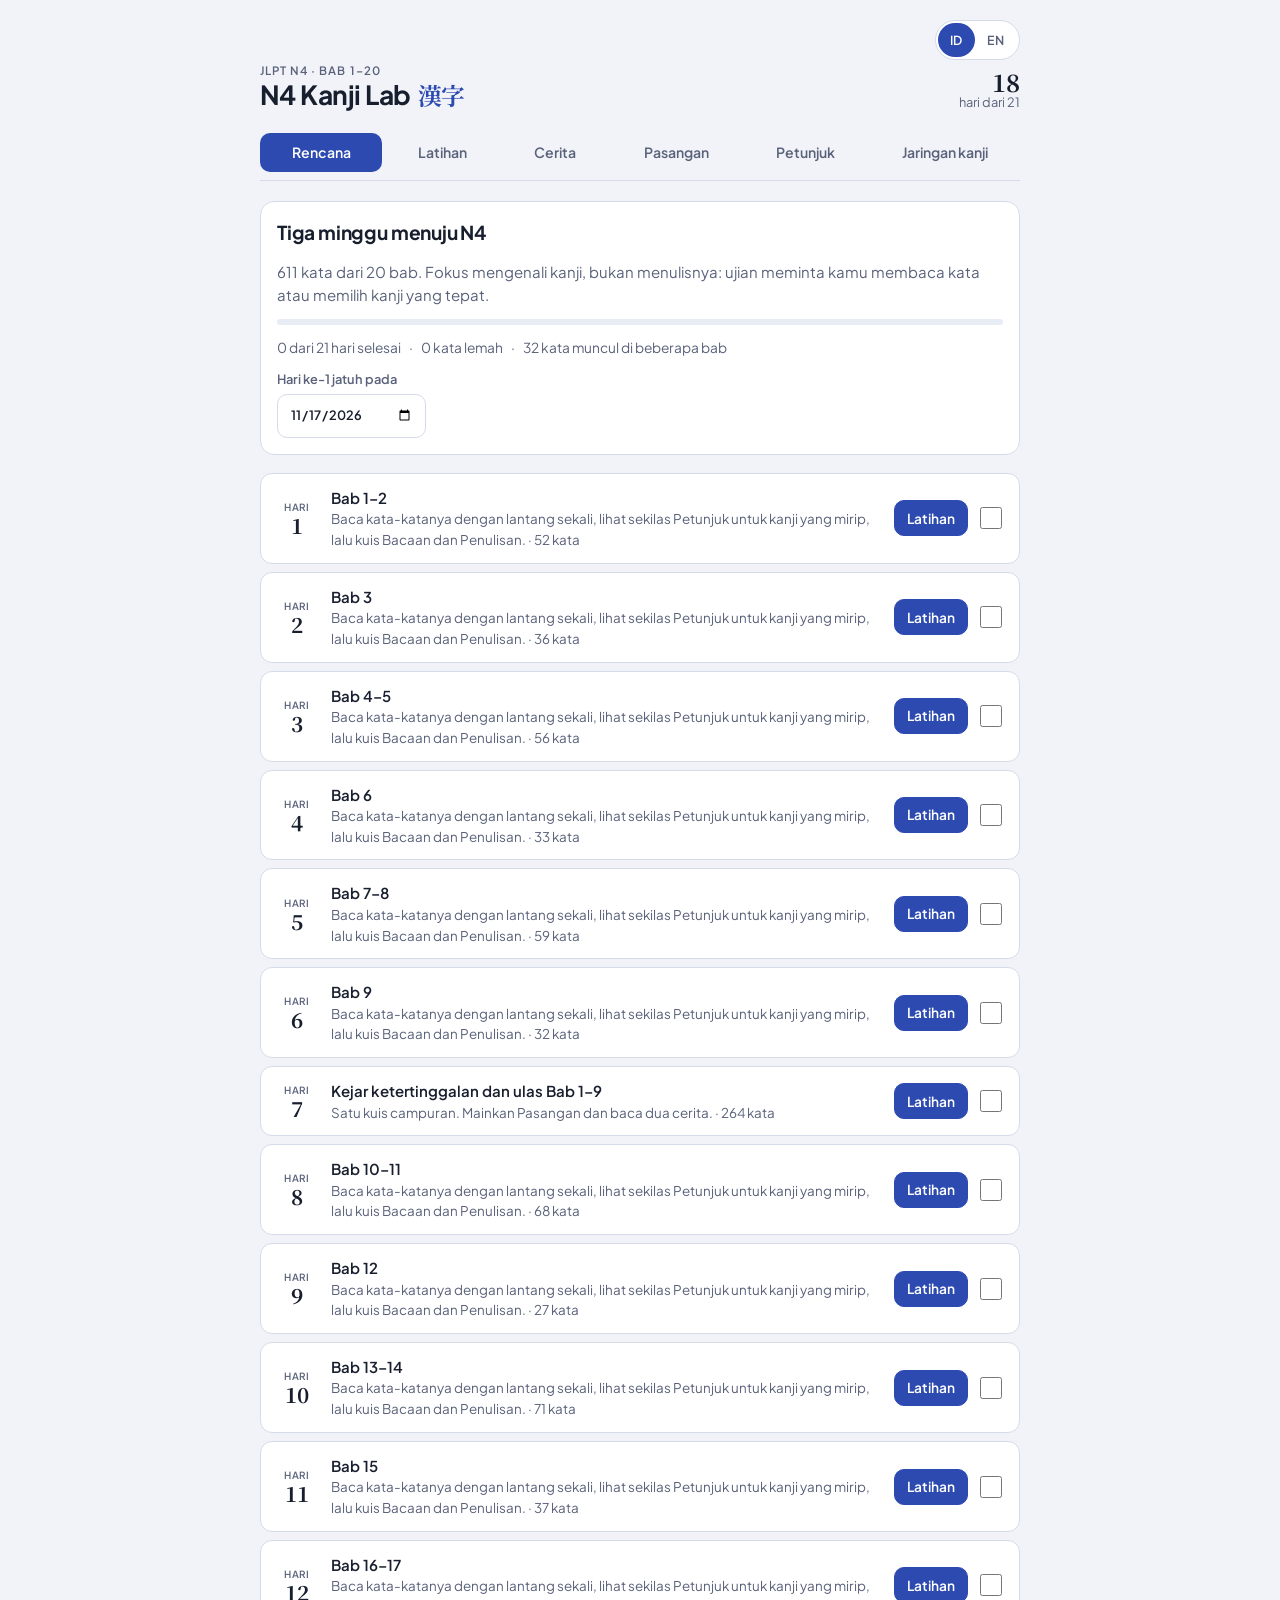
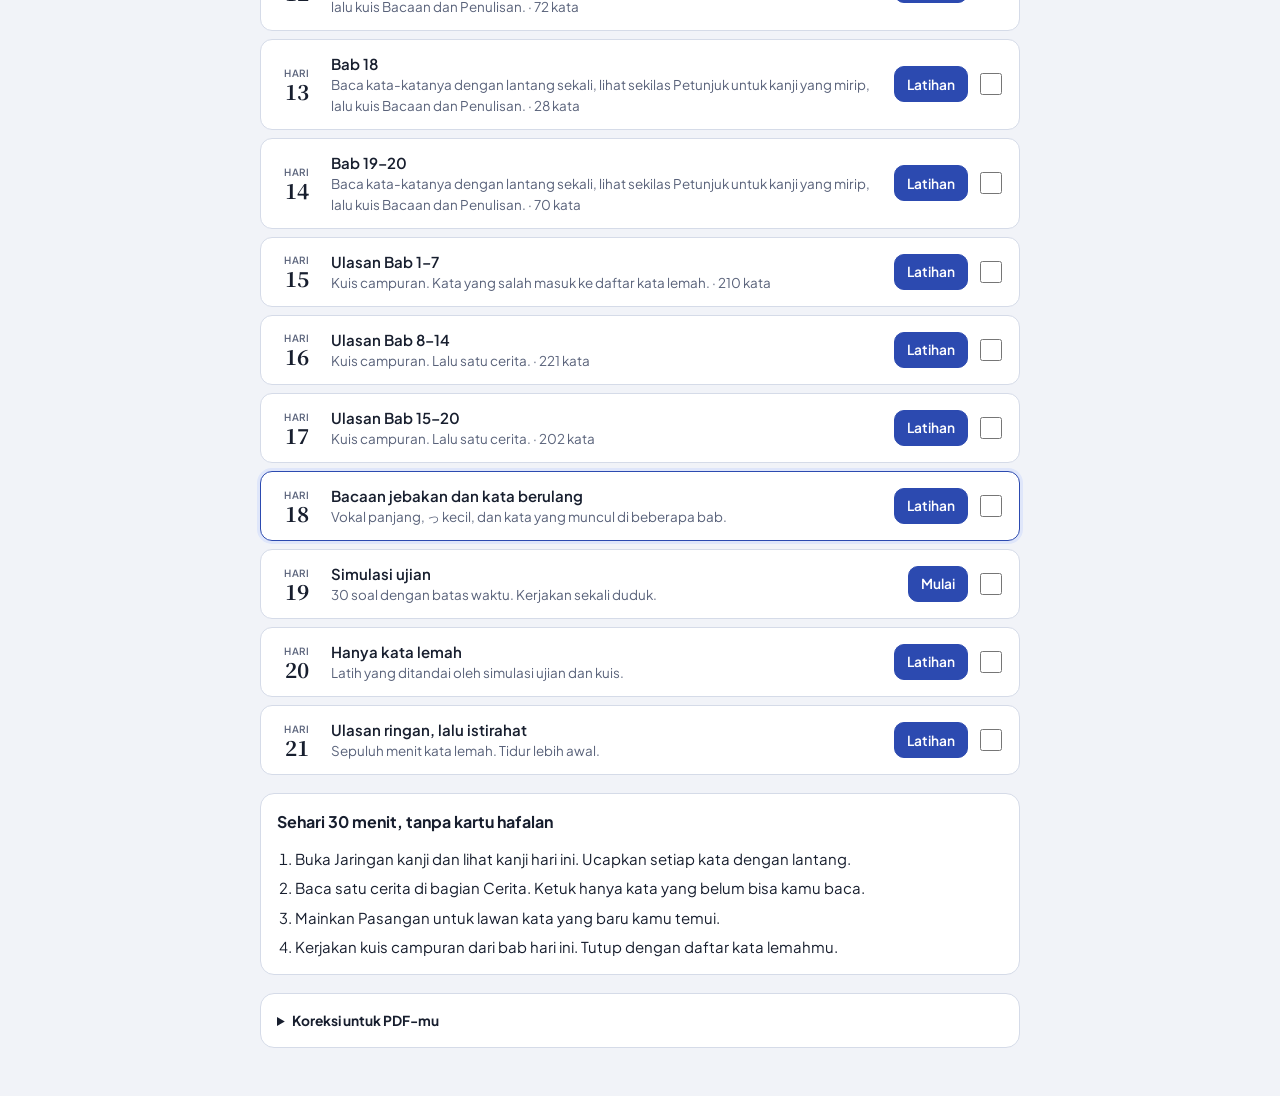
<file: n4-kanji-lab.html>
<!doctype html>
<html lang="en">
<head>
<meta charset="utf-8">
<meta name="viewport" content="width=device-width,initial-scale=1,viewport-fit=cover">
<title>N4 Kanji Lab</title>
<meta name="description" content="Latihan kanji JLPT N4 Bab 1–20: rencana 3 minggu, kuis bacaan dan penulisan, cerita, pasangan lawan kata, dan jaringan kanji.">
<meta property="og:type" content="website">
<meta property="og:site_name" content="N4 Kanji Lab">
<meta property="og:title" content="N4 Kanji Lab 漢字">
<meta property="og:description" content="Latihan kanji JLPT N4 Bab 1–20: rencana 3 minggu, kuis, cerita, pasangan lawan kata, dan jaringan kanji.">
<meta property="og:image" content="https://adrianvohwinterburg.space/media/b3d4a95666d3e797214bcf93c0469117.jpg">
<meta property="og:image:alt" content="N4 Kanji Lab, latihan kanji JLPT N4">
<meta name="twitter:card" content="summary_large_image">
<meta name="twitter:title" content="N4 Kanji Lab 漢字">
<meta name="twitter:description" content="Latihan kanji JLPT N4 Bab 1–20: rencana 3 minggu, kuis, cerita, pasangan lawan kata, dan jaringan kanji.">
<meta name="twitter:image" content="https://adrianvohwinterburg.space/media/b3d4a95666d3e797214bcf93c0469117.jpg">
<meta name="claude:viewport-fit-sides" content="cover">
<link rel="stylesheet" href="https://fonts.googleapis.com/css2?family=Noto+Sans+JP:wght@400;500;700&family=Noto+Serif+JP:wght@500;700&family=Plus+Jakarta+Sans:wght@400;500;600;700&display=swap">
<style>
/* Layout: one narrow column; a sticky tab strip switches six study modes; the big serif kanji is the visual centre. */
:root{
  --bg:#F1F3F8; --surface:#FFFFFF; --surface-2:#E8ECF5; --fg:#171E2E; --muted:#59627A; --line:#D5DBE8;
  --accent:#2C4AB0; --on-accent:#FFFFFF; --accent-soft:#DFE6FA;
  --good:#17744F; --good-soft:#D8F1E4; --bad:#B5352A; --bad-soft:#FAE0DC;
  --f-ui:"Plus Jakarta Sans",system-ui,-apple-system,"Segoe UI",Roboto,sans-serif;
  --f-jp:"Noto Sans JP","Hiragino Sans","Yu Gothic",Meiryo,sans-serif;
  --f-kanji:"Noto Serif JP","Hiragino Mincho ProN","Yu Mincho",serif;
}
@media (prefers-color-scheme: dark){
  :root:not([data-theme="light"]){
    --bg:#0F1420; --surface:#171D2C; --surface-2:#212A3E; --fg:#E7EBF4; --muted:#9AA5BC; --line:#2A3348;
    --accent:#93A8FF; --on-accent:#0F1420; --accent-soft:#232D50;
    --good:#5DD3A3; --good-soft:#15362A; --bad:#FF9082; --bad-soft:#3C2121; color-scheme:dark;
  }
}
:root[data-theme="dark"]{
  --bg:#0F1420; --surface:#171D2C; --surface-2:#212A3E; --fg:#E7EBF4; --muted:#9AA5BC; --line:#2A3348;
  --accent:#93A8FF; --on-accent:#0F1420; --accent-soft:#232D50;
  --good:#5DD3A3; --good-soft:#15362A; --bad:#FF9082; --bad-soft:#3C2121; color-scheme:dark;
}
*{box-sizing:border-box}
html{-webkit-text-size-adjust:100%}
body{background:var(--bg);color:var(--fg);font:15px/1.55 var(--f-ui);
  padding-left:max(16px,env(safe-area-inset-left,0px));padding-right:max(16px,env(safe-area-inset-right,0px));padding-block:0 48px}
body::before{content:"";position:fixed;inset:0 0 auto;height:env(safe-area-inset-top,0px);background:var(--bg);z-index:10}
.shell{max-width:760px;margin:0 auto}
:focus-visible{outline:2px solid var(--accent);outline-offset:2px}
h1,h2,h3,p{margin:0}
h2{font-size:1.2rem;letter-spacing:-.01em;text-wrap:balance}
h3{font-size:1rem}
.muted{color:var(--muted)}
.small{font-size:.86rem}
.eyebrow{font-size:.72rem;font-weight:600;letter-spacing:.09em;text-transform:uppercase;color:var(--muted)}
.masthead{display:flex;justify-content:space-between;align-items:flex-end;gap:12px;padding-top:20px;padding-bottom:14px}
.masthead h1{font-size:1.65rem;letter-spacing:-.02em;line-height:1.15}
.masthead h1 span{font-family:var(--f-kanji);font-weight:700;color:var(--accent);margin-left:.3em;font-size:.9em}
.daypill{text-align:right;font-size:.8rem;color:var(--muted);line-height:1.3;flex:none}
.daypill b{display:block;font:700 1.5rem/1 var(--f-kanji);color:var(--fg)}
.mast-r{display:grid;gap:10px;justify-items:end;flex:none}
.lang{display:inline-flex;border:1px solid var(--line);border-radius:999px;background:var(--surface);padding:2px}
.lang button{font:600 .78rem/1 var(--f-ui);letter-spacing:.04em;border:0;background:none;color:var(--muted);padding:0 12px;border-radius:999px;cursor:pointer;min-height:34px}
.lang button:hover{color:var(--fg)}
.lang button[aria-pressed="true"]{background:var(--accent);color:var(--on-accent)}
.tabs{position:sticky;top:env(safe-area-inset-top,0px);z-index:11;display:flex;gap:4px;overflow-x:auto;padding:8px 0;background:var(--bg);border-bottom:1px solid var(--line);scrollbar-width:none}
.tabs::-webkit-scrollbar{display:none}
.tabs a{flex:1 0 auto;padding:9px 12px;border-radius:10px;color:var(--muted);text-decoration:none;font-weight:600;font-size:.88rem;text-align:center;white-space:nowrap}
.tabs a:hover{color:var(--fg)}
.tabs a[aria-current="page"]{background:var(--accent);color:var(--on-accent)}
.panel{display:grid;gap:18px;padding-top:20px}
.panel[hidden]{display:none}
.card{background:var(--surface);border:1px solid var(--line);border-radius:14px;padding:16px;min-width:0}
.stack{display:grid;gap:12px}
.row{display:flex;flex-wrap:wrap;gap:8px;align-items:center}
.btn{font:inherit;font-weight:600;border:1px solid var(--line);background:var(--surface);color:var(--fg);padding:10px 16px;border-radius:10px;cursor:pointer;min-height:44px}
.btn:hover{border-color:var(--accent)}
.btn.primary{background:var(--accent);color:var(--on-accent);border-color:var(--accent)}
.btn.small{min-height:36px;padding:6px 12px;font-size:.86rem}
.chip{font:inherit;font-size:.86rem;font-weight:500;padding:7px 12px;border-radius:999px;border:1px solid var(--line);background:var(--surface);color:var(--fg);cursor:pointer;min-height:36px}
.chip:hover{border-color:var(--accent)}
.chip[aria-pressed="true"]{background:var(--accent-soft);border-color:var(--accent);color:var(--accent);font-weight:600}
.field{font:inherit;padding:9px 12px;border-radius:10px;border:1px solid var(--line);background:var(--surface);color:var(--fg);min-height:44px;max-width:100%}
label.lbl{display:grid;gap:4px;font-size:.8rem;font-weight:600;color:var(--muted)}
.group{display:grid;gap:8px}
.group>.eyebrow{margin-bottom:0}
.chips{display:flex;flex-wrap:wrap;gap:6px}
/* quiz */
.qhead{display:flex;justify-content:space-between;gap:12px;font-size:.84rem;color:var(--muted);font-variant-numeric:tabular-nums}
.bar{height:6px;background:var(--surface-2);border-radius:99px;overflow:hidden}
.bar>i{display:block;height:100%;width:0;background:var(--accent);transition:width .25s}
.stage{text-align:center;padding:22px 10px 10px;display:grid;gap:10px}
.prompt{font-family:var(--f-kanji);font-weight:700;font-size:clamp(2.2rem,11vw,3.7rem);line-height:1.25;overflow-wrap:anywhere}
.prompt.u{text-decoration:underline;text-decoration-thickness:2px;text-underline-offset:.16em}
.prompt.kana{font-family:var(--f-jp);font-weight:500}
.prompt.sent{font-family:var(--f-jp);font-weight:500;font-size:clamp(1.3rem,5.5vw,1.8rem);line-height:1.8;text-align:left}
.uw{text-decoration:underline;text-decoration-thickness:2px;text-underline-offset:.2em;font-weight:700}
.opts{display:grid;gap:10px;grid-template-columns:1fr}
@media (min-width:560px){.opts{grid-template-columns:1fr 1fr}}
.opt{display:flex;gap:12px;align-items:center;text-align:left;min-height:56px;padding:12px 14px;border-radius:12px;border:1.5px solid var(--line);background:var(--surface);font-family:var(--f-jp);font-size:1.15rem;color:var(--fg);cursor:pointer;min-width:0}
.opt span{min-width:0;overflow-wrap:anywhere}
.opt kbd{font:600 .72rem var(--f-ui);color:var(--muted);border:1px solid var(--line);border-radius:6px;padding:2px 6px;flex:none}
.opt.meaning{font-family:var(--f-ui);font-size:.97rem}
.opt:hover:not([disabled]){border-color:var(--accent)}
.opt.correct{border-color:var(--good);background:var(--good-soft)}
.opt.wrong{border-color:var(--bad);background:var(--bad-soft)}
.opt.dim{opacity:.55}
.opt[disabled]{cursor:default}
.fb{border-radius:12px;padding:14px;display:grid;gap:8px}
.fb.ok{background:var(--good-soft)}
.fb.no{background:var(--bad-soft)}
.fb .status{font-weight:700}
.wordline{display:flex;flex-wrap:wrap;gap:4px 12px;align-items:baseline}
.wordline b{font:700 1.5rem/1.2 var(--f-kanji)}
.wordline .rd{font-family:var(--f-jp);font-size:1.05rem}
.kin{display:flex;flex-wrap:wrap;gap:4px 14px;font-size:.88rem}
.kin span{font-family:var(--f-jp)}
.score{font:700 3rem/1 var(--f-kanji)}
.miss{display:grid;gap:0}
.miss div{display:flex;flex-wrap:wrap;gap:2px 12px;align-items:baseline;padding:8px 0;border-top:1px solid var(--line)}
.miss b{font:700 1.15rem var(--f-kanji)}
.miss .rd{font-family:var(--f-jp)}
/* plan */
.days{display:grid;gap:8px}
.day{display:grid;grid-template-columns:44px minmax(0,1fr) auto;gap:12px;align-items:center;padding:12px 14px;background:var(--surface);border:1px solid var(--line);border-radius:12px}
.day.today{border-color:var(--accent);box-shadow:0 0 0 3px var(--accent-soft)}
.day.done .dt{color:var(--muted);text-decoration:line-through}
.dn{text-align:center;font:700 1.3rem/1 var(--f-kanji)}
.dn small{display:block;font:600 .62rem var(--f-ui);letter-spacing:.08em;text-transform:uppercase;color:var(--muted);margin-bottom:2px}
.dt{font-weight:600}
.dd{font-size:.84rem;color:var(--muted)}
.day input[type=checkbox]{width:22px;height:22px;accent-color:var(--accent)}
.steps{margin:0;padding-left:1.2em;display:grid;gap:6px}
/* stories */
.sent{font-family:var(--f-jp);font-size:1.25rem;line-height:2.2;margin:0}
.tr{color:var(--muted);font-size:.88rem;line-height:1.45;margin:0 0 10px}
.notr .tr{display:none}
.w{font:inherit;color:inherit;background:none;border:0;border-bottom:2px dotted var(--accent);padding:0 1px;cursor:pointer;border-radius:2px;line-height:inherit}
.w.plain{border-bottom-color:var(--muted)}
.w:hover,.w.sel{background:var(--accent-soft)}
rt{display:none;font-size:.5em;color:var(--accent);font-family:var(--f-jp)}
.furi rt,.w.show rt{display:ruby-text}
.info{min-height:3.4em;padding:10px 12px;border-radius:10px;background:var(--surface-2);margin-top:10px;font-size:.92rem}
.info b{font:700 1.1rem var(--f-kanji)}
/* pairs */
.pairs{display:grid;grid-template-columns:minmax(0,1fr) minmax(0,1fr);gap:10px 14px}
.pc{display:grid;gap:2px;text-align:left;font:inherit;padding:12px;border-radius:12px;border:1.5px solid var(--line);background:var(--surface);color:var(--fg);cursor:pointer;min-height:68px;min-width:0}
.pc b{font:700 1.3rem/1.25 var(--f-kanji);overflow-wrap:anywhere}
.pc span{font-size:.84rem;color:var(--muted);overflow-wrap:anywhere}
.pc.sel{border-color:var(--accent);background:var(--accent-soft)}
.pc.done{border-color:var(--good);background:var(--good-soft);cursor:default}
.pc.shake{border-color:var(--bad);background:var(--bad-soft)}
/* clues */
.cg{display:grid;gap:10px}
.cg ul{margin:0;padding:0;list-style:none;display:grid;gap:6px}
.cg li{display:flex;gap:10px;align-items:baseline}
.cg li button{font:700 1.5rem/1.1 var(--f-kanji);background:var(--surface-2);border:1px solid var(--line);color:var(--fg);border-radius:8px;padding:2px 8px;cursor:pointer;flex:none;min-width:2.1em}
.cg li button:hover{border-color:var(--accent)}
/* web */
.kgrid{display:grid;grid-template-columns:repeat(auto-fill,minmax(46px,1fr));gap:6px}
.kb{aspect-ratio:1;max-width:100%;font:700 1.35rem var(--f-kanji);background:var(--surface);border:1px solid var(--line);color:var(--fg);border-radius:10px;cursor:pointer;padding:0}
.kb:hover{border-color:var(--accent)}
.kb[aria-pressed="true"]{background:var(--accent);color:var(--on-accent);border-color:var(--accent)}
.kb.seen{background:var(--accent-soft)}
.big{font:700 4.5rem/1 var(--f-kanji)}
.kd{display:grid;gap:12px}
.kdh{display:flex;gap:16px;align-items:center}
.wr{display:flex;flex-wrap:wrap;gap:2px 14px;align-items:baseline;padding:9px 0;border-top:1px solid var(--line)}
.wr b{font:700 1.25rem var(--f-kanji)}
.wr .rd{font-family:var(--f-jp);min-width:0}
.wr .mn{color:var(--muted);font-size:.9rem;min-width:0}
.wr .ch{font-size:.72rem;color:var(--muted);border:1px solid var(--line);border-radius:99px;padding:0 7px}
.cover{filter:blur(6px);cursor:pointer;user-select:none}
.cover.open{filter:none}
/* tappable kanji and the kanji popup */
.kj{cursor:pointer;border-radius:5px;-webkit-user-select:none;user-select:none;-webkit-touch-callout:none;-webkit-tap-highlight-color:transparent}
.kj:hover{background:var(--accent-soft)}
.kjc{font:700 1.05rem var(--f-kanji)}
.scrim{position:fixed;inset:0;background:rgba(8,12,24,.6);z-index:30}
.scrim[hidden]{display:none}
.sheet{position:fixed;z-index:31;left:50%;bottom:0;transform:translateX(-50%);width:min(100%,640px);max-height:88%;overflow-y:auto;overscroll-behavior:contain;
  background:var(--surface);color:var(--fg);border:1px solid var(--line);border-bottom:0;border-radius:20px 20px 0 0;
  padding:16px max(16px,env(safe-area-inset-left,0px)) calc(24px + env(safe-area-inset-bottom,0px)) max(16px,env(safe-area-inset-right,0px));
  display:grid;gap:16px;align-content:start;animation:sheetup .2s ease-out}
.sheet[hidden]{display:none}
@keyframes sheetup{from{transform:translate(-50%,24px);opacity:0}to{transform:translate(-50%,0);opacity:1}}
@media (min-width:700px){.sheet{bottom:auto;top:50%;max-height:84%;border-bottom:1px solid var(--line);border-radius:20px;animation:none;transform:translate(-50%,-50%)}}
.sh-top{display:flex;justify-content:space-between;gap:8px}
.sh-top .btn:last-child{margin-left:auto}
.sh-hero{display:flex;gap:18px;align-items:center}
.sh-hero .big{font:700 5.4rem/1 var(--f-kanji);flex:none}
.sh-m{display:grid;gap:4px;min-width:0}
.sh-mean{font-size:1.2rem;font-weight:700;line-height:1.3;overflow-wrap:anywhere}
.rdg{display:grid;grid-template-columns:1fr 1fr;gap:10px}
.rdg>div{background:var(--surface-2);border-radius:12px;padding:10px 12px;min-width:0}
.rdg .jp{font:500 1.15rem/1.5 var(--f-jp);overflow-wrap:anywhere}
.clue{background:var(--accent-soft);border-radius:12px;padding:10px 12px}
.sw{display:grid;gap:8px;padding:12px 0;border-top:1px solid var(--line)}
.swh{display:flex;flex-wrap:wrap;gap:2px 12px;align-items:baseline}
.swh b{font:700 1.3rem var(--f-kanji)}
.swh .rd{font-family:var(--f-jp)}
.swh .mn{color:var(--muted);font-size:.9rem;min-width:0}
.swn{color:var(--muted);margin:0}
.bk{display:flex;flex-wrap:wrap;gap:6px;align-items:center}
.plus{color:var(--muted);font-weight:700}
.part{display:inline-flex;gap:8px;align-items:baseline;font:inherit;padding:4px 10px;border-radius:10px;border:1px solid var(--line);background:var(--surface);color:var(--fg);cursor:pointer;min-height:36px;max-width:100%}
.part b{font:700 1.2rem var(--f-kanji)}
.part span{font-size:.82rem;color:var(--muted);overflow-wrap:anywhere}
.part:hover{border-color:var(--accent)}
.part.cur{background:var(--accent-soft);border-color:var(--accent)}
.toast{position:fixed;left:50%;bottom:calc(20px + env(safe-area-inset-bottom,0px));transform:translateX(-50%);background:var(--fg);color:var(--bg);padding:10px 16px;border-radius:10px;font-size:.88rem;z-index:20;max-width:calc(100% - 32px)}
.toast[hidden]{display:none}
@media (prefers-reduced-motion:reduce){*{transition:none!important;animation:none!important}}
</style>

<style>html{padding-top:env(safe-area-inset-top,0px);padding-bottom:env(safe-area-inset-bottom,0px)}body{margin:0}[hidden]{display:none!important}</style>
</head>
<body>
<div class="shell">
  <header class="masthead">
    <div>
      <p class="eyebrow">JLPT N4 · Bab 1–20</p>
      <h1>N4 Kanji Lab<span>漢字</span></h1>
    </div>
    <div class="mast-r">
      <div class="lang" id="lang" role="group" aria-label="Bahasa / Language">
        <button type="button" data-lang="id" lang="id" aria-label="Bahasa Indonesia" aria-pressed="true">ID</button>
        <button type="button" data-lang="en" lang="en" aria-label="English" aria-pressed="false">EN</button>
      </div>
      <div class="daypill" id="daypill"></div>
    </div>
  </header>
  <nav class="tabs" id="tabs" aria-label="Sections" data-i18n-aria="nav.aria">
    <a href="#plan" data-tab="plan" data-i18n="tab.plan">Plan</a>
    <a href="#practice" data-tab="practice" data-i18n="tab.practice">Practice</a>
    <a href="#stories" data-tab="stories" data-i18n="tab.stories">Stories</a>
    <a href="#pairs" data-tab="pairs" data-i18n="tab.pairs">Pairs</a>
    <a href="#clues" data-tab="clues" data-i18n="tab.clues">Clues</a>
    <a href="#web" data-tab="web" data-i18n="tab.web">Kanji web</a>
  </nav>
  <main>
    <section class="panel" id="p-plan"></section>
    <section class="panel" id="p-practice" hidden></section>
    <section class="panel" id="p-stories" hidden></section>
    <section class="panel" id="p-pairs" hidden></section>
    <section class="panel" id="p-clues" hidden></section>
    <section class="panel" id="p-web" hidden></section>
  </main>
</div>
<div class="toast" id="toast" hidden></div>
<div class="scrim" id="scrim" hidden></div>
<aside class="sheet" id="sheet" role="dialog" aria-modal="true" aria-label="Kanji detail" data-i18n-aria="sheet.aria" hidden></aside>
<script id="vocab" type="text/plain">
=1
@住
住む|すむ|Tinggal
住民|じゅうみん|Penduduk
@所
所|ところ|Tempat
住所|じゅうしょ|Alamat
台所|だいどころ|Dapur
場所|ばしょ|Tempat
@京
東京|とうきょう|Tokyo
@都
東京都|とうきょうと|Metropolis Tokyo
都合がいい|つごうがいい|Tidak ada halangan, waktunya cocok
首都|しゅと|Ibu kota
@府
京都府|きょうとふ|Prefektur Kyoto
大阪府|おおさかふ|Prefektur Osaka
政府|せいふ|Pemerintah
@県
山口県|やまぐちけん|Prefektur Yamaguchi
県知事|けんちじ|Gubernur
@市
京都市|きょうとし|Kota Kyoto
市長|しちょう|Wali kota
市場|いちば|Pasar
@区
北区|きたく|Distrik Kita
文京区|ぶんきょうく|Distrik Bunkyo
区長|くちょう|Kepala distrik
@町
町|まち|Kota kecil, kota
下町|したまち|Pusat kota (kota lama)
町長|ちょうちょう|Kepala kota kecil
@村
村|むら|Desa
村人|むらびと|Warga desa
村長|そんちょう|Kepala desa
=2
@明
明るい|あかるい|Terang
明日|あした|Besok
説明|せつめい|Penjelasan
発明|はつめい|Penemuan
@暗
暗い|くらい|Gelap
暗号|あんごう|Kode sandi (PIN)
@遠
遠い|とおい|Jauh
遠足|えんそく|Tamasya (anak-anak)
永遠|えいえん|Kekal, selamanya
@近
近い|ちかい|Dekat
近所|きんじょ|Tetangga, lingkungan sekitar
最近|さいきん|Akhir-akhir ini
@強
強い|つよい|Kuat
勉強する|べんきょうする|Belajar
強風|きょうふう|Angin kencang
@弱
弱い|よわい|Lemah
@重
重い|おもい|Berat
重大な|じゅうだいな|Penting, serius
体重|たいじゅう|Berat badan
@軽
軽い|かるい|Ringan
軽食|けいしょく|Makanan ringan (snack)
@太
太い|ふとい|Gemuk, tebal
太陽|たいよう|Matahari
@細
細い|ほそい|Ramping (tipis)
細かい|こまかい|Rinci
=3
@特
特に|とくに|Terutama, istimewa
特別な|とくべつな|Khusus, spesial
特急|とっきゅう|Kereta ekspres
@別
別れる|わかれる|Berpisah
別々に|べつべつに|Masing-masing
区別する|くべつする|Membedakan
分別する|ぶんべつする|Memilah, mengklasifikasikan
@有
有る|ある|Ada
有名|ゆうめい|Terkenal
有料|ゆうりょう|Berbayar
@便
便り|たより|Kabar, surat
郵便局|ゆうびんきょく|Kantor pos
船便|ふなびん|Pos laut
@利
便利|べんり|Praktis
利用する|りようする|Memanfaatkan, menggunakan
利子|りし|Bunga
有利な|ゆうりな|Menguntungkan
@不
不便|ふべん|Tidak praktis
不足|ふそく|Tidak cukup
不安|ふあん|Cemas, khawatir
不運|ふうん|Tidak beruntung
不安定|ふあんてい|Tidak stabil
@切
切る|きる|Memotong
切手|きって|Perangko
大切な|たいせつな|Penting, berharga
親切|しんせつ|Ramah
@元
元気な|げんきな|Sehat, bersemangat
元日|がんじつ|Hari Tahun Baru
紀元前|きげんぜん|Sebelum Masehi
@好
好きな|すきな|Suka
好意|こうい|Kasih sayang
好物|こうぶつ|Makanan favorit
@急
急に|きゅうに|Tiba-tiba
特急|とっきゅう|Kereta ekspres
急ぐ|いそぐ|Tergesa-gesa
急用|きゅうよう|Urusan mendadak
救急車|きゅうきゅうしゃ|Ambulans
=4
@低
低い|ひくい|Rendah
低下する|ていかする|Turun, menurun
低気圧|ていきあつ|Tekanan rendah
@広
広い|ひろい|Luas
広場|ひろば|Lapangan, alun-alun
広大な|こうだいな|Sangat luas
@短
短い|みじかい|Pendek
短時間|たんじかん|Dalam waktu singkat
@良
良い|よい|Baik (juga dibaca いい)
良心|りょうしん|Hati nurani
@悪
悪い|わるい|Buruk, jelek, jahat
悪人|あくにん|Orang jahat
悪気|わるぎ|Niat jahat
@正
正しい|ただしい|Benar
正月|しょうがつ|Tahun Baru
正門|せいもん|Gerbang utama
@変
変わる|かわる|Berubah
変な|へんな|Aneh
大変|たいへん|Sulit, gawat, repot
変化する|へんかする|Berubah
@赤
赤い|あかい|Merah
赤ちゃん|あかちゃん|Bayi
赤信号|あかしんごう|Lampu merah
赤道|せきどう|Khatulistiwa
@青
青い|あおい|Biru
青空|あおぞら|Langit biru
青春|せいしゅん|Masa muda
@黒
黒い|くろい|Hitam
真っ黒|まっくろ|Hitam legam
白黒|しろくろ|Hitam putih
=5
@映
映す|うつす|Menayangkan, memantulkan
映画|えいが|Film
映画館|えいがかん|Bioskop
@画
計画|けいかく|Rencana
日本画|にほんが|Lukisan Jepang
画家|がか|Pelukis
@音
音|おと|Suara
発音|はつおん|Pelafalan
@楽
楽しい|たのしい|Menyenangkan
音楽|おんがく|Musik
楽な|らくな|Mudah, nyaman
@歌
歌う|うたう|Menyanyi
歌手|かしゅ|Penyanyi
@写
写す|うつす|Menyalin, memotret
写真|しゃしん|Foto
@真
真ん中|まんなか|Tepat di tengah
真っ白|まっしろ|Putih bersih
真実|しんじつ|Kebenaran
@旅
旅行する|りょこうする|Melakukan perjalanan
旅館|りょかん|Penginapan ala Jepang
旅|たび|Perjalanan
@世
世話する|せわする|Merawat, mengurus
世の中|よのなか|Dunia, masyarakat
21世紀|にじゅういっせいき|Abad ke-21
@界
世界|せかい|Dunia
政界|せいかい|Dunia politik
=6
@仕
仕事|しごと|Pekerjaan
仕方がない|しかたがない|Apa boleh buat (pasrah)
@事
火事|かじ|Kebakaran
用事|ようじ|Urusan
大事な|だいじな|Penting
事|こと|Hal
@銀
銀行|ぎんこう|Bank
銀|ぎん|Perak
銀座|ぎんざ|Ginza
@員
会社員|かいしゃいん|Pegawai perusahaan
銀行員|ぎんこういん|Pegawai bank
店員|てんいん|Pegawai toko
会員|かいいん|Anggota
@医
医者|いしゃ|Dokter
医学|いがく|Kedokteran
医院|いいん|Klinik
@者
者|もの|Orang
歯医者|はいしゃ|Dokter gigi
学者|がくしゃ|Sarjana, ilmuwan
作者|さくしゃ|Pengarang
@働
働く|はたらく|Bekerja
労働者|ろうどうしゃ|Pekerja
@屋
屋上|おくじょう|Atap (rooftop)
本屋|ほんや|Toko buku
八百屋|やおや|Toko sayur
部屋|へや|Kamar
@産
産む|うむ|Melahirkan
生産する|せいさんする|Memproduksi
財産|ざいさん|Aset, harta
@業
産業|さんぎょう|Industri
工業|こうぎょう|Industri manufaktur
授業|じゅぎょう|Kelas, pelajaran
本日休業|ほんじつきゅうぎょう|Hari ini tutup
=7
@林
林|はやし|Hutan kecil
小林さん|こばやしさん|Tuan Kobayashi
林道|りんどう|Jalan hutan
@森
森|もり|Hutan
森林|しんりん|Hutan rimba
森さん|もりさん|Tuan Mori
@地
地図|ちず|Peta
地下鉄|ちかてつ|Kereta bawah tanah
土地|とち|Tanah, lahan
地震|じしん|Gempa bumi
@池
池|いけ|Kolam
電池|でんち|Baterai
@海
海|うみ|Laut
海外|かいがい|Luar negeri
北海道|ほっかいどう|Hokkaido
@洋
西洋|せいよう|Barat
東洋|とうよう|Timur
洋服|ようふく|Pakaian Barat
大西洋|たいせいよう|Samudra Atlantik
@雪
雪|ゆき|Salju
大雪|おおゆき|Salju lebat
新雪|しんせつ|Salju baru
吹雪|ふぶき|Badai salju
@光
光|ひかり|Cahaya
光る|ひかる|Bersinar
日光|にっこう|Sinar matahari
観光|かんこう|Wisata
@台
台|だい|Meja, alas, unit
台所|だいどころ|Dapur
土台|どだい|Fondasi
@風
風|かぜ|Angin
台風|たいふう|Topan
洋風|ようふう|Gaya Barat
風景|ふうけい|Pemandangan
=8
@季
四季|しき|Empat musim
@節
季節|きせつ|Musim
節分|せつぶん|Setsubun (akhir musim dingin)
@春
春|はる|Musim semi
青春|せいしゅん|Masa muda
@夏
夏|なつ|Musim panas
夏休み|なつやすみ|Libur musim panas
夏祭り|なつまつり|Festival musim panas
夏服|なつふく|Baju musim panas
@秋
秋|あき|Musim gugur
秋田県|あきたけん|Prefektur Akita
秋分の日|しゅうぶんのひ|Hari ekuinoks musim gugur
@冬
冬|ふゆ|Musim dingin
冬休み|ふゆやすみ|Libur musim dingin
春夏秋冬|しゅんかしゅうとう|Empat musim
@暑
暑い|あつい|Panas
残暑|ざんしょ|Sisa panas musim panas
@寒
寒い|さむい|Dingin
寒波|かんぱ|Gelombang dingin
@暖
暖かい|あたたかい|Hangat
暖冬|だんとう|Musim dingin yang hangat
暖房|だんぼう|Pemanas ruangan
温暖化|おんだんか|Pemanasan global
@涼
涼しい|すずしい|Sejuk
涼風|りょうふう|Angin sejuk
=9
@体
体|からだ|Badan, tubuh
体力|たいりょく|Kekuatan fisik
体重|たいじゅう|Berat badan
@頭
頭|あたま|Kepala
頭がいい|あたまがいい|Pintar
頭痛|ずつう|Sakit kepala
@顔
顔|かお|Wajah
顔色|かおいろ|Raut wajah, warna kulit
@首
首|くび|Leher
首都|しゅと|Ibu kota
手首|てくび|Pergelangan tangan
首相|しゅしょう|Perdana menteri
@心
心|こころ|Hati
安心する|あんしんする|Merasa lega, tenang
心配する|しんぱいする|Khawatir
中心|ちゅうしん|Pusat, tengah
@声
声|こえ|Suara
大声|おおごえ|Suara keras
@病
病気|びょうき|Sakit
病院|びょういん|Rumah sakit
病人|びょうにん|Orang sakit
急病|きゅうびょう|Sakit mendadak
@薬
薬|くすり|Obat
目薬|めぐすり|Obat tetes mata
薬品|やくひん|Obat-obatan
@科
科学|かがく|Ilmu pengetahuan, sains
教科書|きょうかしょ|Buku pelajaran
外科|げか|Bedah
@内
内側|うちがわ|Sisi dalam
内科|ないか|Penyakit dalam
車内|しゃない|Dalam kendaraan
案内する|あんないする|Memandu, menunjukkan jalan
=10
@朝
朝|あさ|Pagi
今朝|けさ|Pagi ini
朝日|あさひ|Matahari pagi
朝食|ちょうしょく|Sarapan
@昼
昼|ひる|Siang
昼休み|ひるやすみ|Istirahat siang
昼ごはん|ひるごはん|Makan siang
昼食|ちゅうしょく|Makan siang
@夜
夜|よる|Malam
今夜|こんや|Malam ini
夜店|よみせ|Pasar malam
夜食|やしょく|Makanan larut malam
@夕
夕日|ゆうひ|Matahari terbenam
夕食|ゆうしょく|Makan malam
七夕|たなばた|Festival Tanabata
@方
読み方|よみかた|Cara baca
夕方|ゆうがた|Sore
あの方|あのかた|Orang itu (sopan)
方法|ほうほう|Cara, metode
@晩
今晩|こんばん|Malam ini
毎晩|まいばん|Setiap malam
晩ご飯|ばんごはん|Makan malam
@計
時計|とけい|Jam
計画|けいかく|Rencana
計る|はかる|Mengukur
合計|ごうけい|Jumlah total
@曜
日曜日|にちようび|Hari Minggu
水曜日|すいようび|Hari Rabu
何曜日|なんようび|Hari apa
@以
以上|いじょう|Lebih dari
以下|いか|Kurang dari
以外|いがい|Selain
以前|いぜん|Sebelumnya
@度
一度|いちど|Satu kali
今度|こんど|Kali ini, lain kali
温度|おんど|Suhu
=11
@止
止まる|とまる|Berhenti
中止する|ちゅうしする|Membatalkan
一時停止|いちじていし|Berhenti sejenak (rambu stop)
@歩
歩く|あるく|Berjalan
散歩する|さんぽする|Berjalan-jalan
進歩する|しんぽする|Maju, berkembang
横断歩道|おうだんほどう|Penyeberangan jalan
@走
走る|はしる|Berlari
力走する|りきそうする|Berlari sekuat tenaga
走り出す|はしりだす|Mulai berlari
@起
起きる|おきる|Bangun
起こす|おこす|Membangunkan, menyebabkan
早起き|はやおき|Bangun pagi
起業家|きぎょうか|Wirausahawan
@持
持つ|もつ|Membawa, memegang
気持ち|きもち|Perasaan
持ち物|もちもの|Barang bawaan
支持する|しじする|Mendukung
@待
待つ|まつ|Menunggu
待ち合わせ|まちあわせ|Janji bertemu
招待する|しょうたいする|Mengundang
@借
借りる|かりる|Meminjam
借金|しゃっきん|Utang
@貸
貸す|かす|Meminjamkan
貸家|かしや|Rumah sewaan
@始
始まる|はじまる|Mulai
始める|はじめる|Memulai
開始する|かいしする|Memulai
始発|しはつ|Keberangkatan pertama
@終
終わる|おわる|Selesai
終電|しゅうでん|Kereta terakhir
最終回|さいしゅうかい|Episode terakhir
=12
@家
家|いえ|Rumah
画家|がか|Pelukis
家内|かない|Istri (sendiri)
家庭|かてい|Keluarga, rumah tangga
@族
家族|かぞく|Keluarga
民族|みんぞく|Suku bangsa
水族館|すいぞくかん|Akuarium
@私
私|わたし|Saya
私立大学|しりつだいがく|Universitas swasta
私生活|しせいかつ|Kehidupan pribadi
@自
自分|じぶん|Diri sendiri
自動ドア|じどうドア|Pintu otomatis
自由|じゆう|Bebas
自然|しぜん|Alam
@両
両親|りょうしん|Kedua orang tua
両方|りょうほう|Kedua belah pihak
両手|りょうて|Kedua tangan
両替|りょうがえ|Penukaran uang
@兄
兄|あに|Kakak laki-laki (sendiri)
お兄さん|おにいさん|Kakak laki-laki (orang lain)
@弟
弟|おとうと|Adik laki-laki
兄弟|きょうだい|Saudara kandung
@姉
姉|あね|Kakak perempuan (sendiri)
お姉さん|おねえさん|Kakak perempuan (orang lain)
@妹
妹|いもうと|Adik perempuan
姉妹|しまい|Saudari
姉妹都市|しまいとし|Kota kembar
=13
@活
生活|せいかつ|Kehidupan
活動|かつどう|Aktivitas
活発|かっぱつ|Aktif, lincah
@回
回す|まわす|Memutar
一回|いっかい|Satu kali
前回|ぜんかい|Kali lalu
回転寿司|かいてんずし|Sushi berputar
@主
主人|しゅじん|Suami
主食|しゅしょく|Makanan pokok
主な|おもな|Utama
持ち主|もちぬし|Pemilik (barang)
飼い主|かいぬし|Pemilik (hewan)
@色
色|いろ|Warna
茶色|ちゃいろ|Cokelat
特色|とくしょく|Ciri khas
景色|けしき|Pemandangan
@形
形|かたち|Bentuk
人形|にんぎょう|Boneka
正方形|せいほうけい|Persegi
図形|ずけい|Bangun, gambar
@品
品物|しなもの|Barang
食料品|しょくりょうひん|Bahan makanan
電気製品|でんきせいひん|Peralatan elektronik
作品|さくひん|Karya
@民
国民|こくみん|Warga negara
市民|しみん|Warga kota
民族|みんぞく|Suku bangsa
民主主義|みんしゅしゅぎ|Demokrasi
@服
服|ふく|Pakaian
洋服|ようふく|Pakaian Barat
和服|わふく|Pakaian Jepang
制服|せいふく|Seragam
@犬
犬|いぬ|Anjing
子犬|こいぬ|Anak anjing
日本犬|にほんけん|Anjing Jepang
@同
同じ|おなじ|Sama
同時に|どうじに|Pada waktu yang sama
同級生|どうきゅうせい|Teman sekelas
=14
@米
米|こめ|Beras
米国|べいこく|Amerika (Serikat)
白米|はくまい|Beras putih
@料
料金|りょうきん|Tarif, biaya
食料品|しょくりょうひん|Bahan makanan
資料|しりょう|Data, dokumen
材料|ざいりょう|Bahan
@理
料理|りょうり|Masakan
無理な|むりな|Mustahil, berlebihan
理由|りゆう|Alasan
@肉
肉|にく|Daging
牛肉|ぎゅうにく|Daging sapi
肉屋|にくや|Toko daging
筋肉|きんにく|Otot
@鳥
鳥|とり|Burung
小鳥|ことり|Burung kecil
白鳥|はくちょう|Angsa
@野
野原|のはら|Padang rumput
野鳥|やちょう|Burung liar
分野|ぶんや|Bidang
@菜
野菜|やさい|Sayur
菜食|さいしょく|Diet sayuran
青菜|あおな|Sayuran hijau
@茶
お茶|おちゃ|Teh
茶色|ちゃいろ|Cokelat
喫茶店|きっさてん|Kedai kopi/teh
紅茶|こうちゃ|Teh hitam
@飯
ご飯|ごはん|Nasi, makan
夕飯|ゆうはん|Makan malam
晩ご飯|ばんごはん|Makan malam
昼飯|ひるめし|Makan siang
@味
味|あじ|Rasa
意味|いみ|Arti
趣味|しゅみ|Hobi
興味|きょうみ|Minat
=15
@代
代わる|かわる|Menggantikan
代わりに|かわりに|Sebagai gantinya
時代|じだい|Zaman, era
ガス代|ガスだい|Biaya gas
@使
使う|つかう|Menggunakan
大使館|たいしかん|Kedutaan besar
使用中|しようちゅう|Sedang digunakan
@作
作る|つくる|Membuat
作文|さくぶん|Karangan
作家|さっか|Penulis
作業|さぎょう|Pekerjaan, kerja lapangan
@化
変化する|へんかする|Berubah
文化|ぶんか|Budaya
化学|かがく|Kimia
映画化|えいがか|Difilmkan
@信
信じる|しんじる|Percaya
信号|しんごう|Sinyal, lampu lalu lintas
自信|じしん|Percaya diri
通信|つうしん|Komunikasi, korespondensi
@進
進む|すすむ|Maju
進歩|しんぽ|Kemajuan
先進国|せんしんこく|Negara maju
@送
送る|おくる|Mengirim
送金|そうきん|Kirim uang
放送|ほうそう|Siaran
送信|そうしん|Mengirim (surel)
@返
返す|かえす|Mengembalikan
返事|へんじ|Jawaban, balasan
返信|へんしん|Membalas (surel)
くり返す|くりかえす|Mengulang
@洗
洗う|あらう|Mencuci
手洗い|てあらい|Cuci tangan
お手洗い|おてあらい|Toilet
洗濯する|せんたくする|Mencuci pakaian
@注
注意する|ちゅういする|Berhati-hati, memperingatkan
注文する|ちゅうもんする|Memesan
注射する|ちゅうしゃする|Menyuntik
=16
@場
場所|ばしょ|Tempat
工場|こうじょう|Pabrik
広場|ひろば|Lapangan, alun-alun
運動場|うんどうじょう|Lapangan olahraga
@建
建てる|たてる|Membangun
建物|たてもの|Bangunan
建築|けんちく|Arsitektur
@物
物|もの|Barang
買い物|かいもの|Belanja
動物|どうぶつ|Hewan
荷物|にもつ|Barang bawaan
@院
病院|びょういん|Rumah sakit
入院する|にゅういんする|Dirawat di rumah sakit
大学院|だいがくいん|Pascasarjana
@館
映画館|えいがかん|Bioskop
大使館|たいしかん|Kedutaan besar
旅館|りょかん|Penginapan ala Jepang
美術館|びじゅつかん|Museum seni
@堂
食堂|しょくどう|Kantin
講堂|こうどう|Aula
@室
教室|きょうしつ|Kelas
地下室|ちかしつ|Ruang bawah tanah
待合室|まちあいしつ|Ruang tunggu
事務室|じむしつ|Ruang kantor
@工
工場|こうじょう|Pabrik
工事|こうじ|Konstruksi
工業|こうぎょう|Industri manufaktur
工作|こうさく|Kerajinan tangan
@図
図|ず|Gambar
地図|ちず|Peta
図書館|としょかん|Perpustakaan
合図|あいず|Isyarat
@号
信号|しんごう|Sinyal, lampu lalu lintas
電話番号|でんわばんごう|Nomor telepon
三号室|さんごうしつ|Ruang nomor 3
号令|ごうれい|Aba-aba
=17
@交
交通|こうつう|Lalu lintas
交差点|こうさてん|Persimpangan
交番|こうばん|Pos polisi
交代|こうたい|Bergantian
@通
通る|とおる|Melewati
通う|かよう|Pulang-pergi
通学する|つうがくする|Pergi ke sekolah
大通り|おおどおり|Jalan utama
@動
動く|うごく|Bergerak
運動|うんどう|Olahraga
自動車|じどうしゃ|Mobil
@乗
乗る|のる|Naik
タクシー乗り場|タクシーのりば|Pangkalan taksi
乗車券|じょうしゃけん|Tiket naik
@降
降りる|おりる|Turun (dari kendaraan)
降る|ふる|Turun (hujan, salju)
乗り降り|のりおり|Naik dan turun
降雨量|こううりょう|Curah hujan
@運
運ぶ|はこぶ|Mengangkut
運動する|うんどうする|Berolahraga
運がいい|うんがいい|Beruntung
運賃|うんちん|Ongkos angkut
@転
運転する|うんてんする|Mengemudi
自転車|じてんしゃ|Sepeda
回転|かいてん|Berputar
転勤|てんきん|Pindah tugas
@帰
帰る|かえる|Pulang
帰国する|きこくする|Pulang ke negara asal
お帰りなさい|おかえりなさい|Selamat datang kembali
@発
出発する|しゅっぱつする|Berangkat
発見|はっけん|Penemuan
発明|はつめい|Penemuan (invensi)
発車|はっしゃ|Keberangkatan kendaraan
@着
着る|きる|Memakai (baju)
着く|つく|Tiba
着物|きもの|Kimono
着信メール|ちゃくしんメール|Surel masuk
=18
@漢
漢字|かんじ|Kanji
@字
字|じ|Huruf
活字|かつじ|Huruf cetak
習字|しゅうじ|Kaligrafi
名字|みょうじ|Nama keluarga
@文
文|ぶん|Kalimat
文学|ぶんがく|Sastra
文字|もじ|Huruf, aksara
注文する|ちゅうもんする|Memesan
@教
教える|おしえる|Mengajarkan
教室|きょうしつ|Kelas
教科書|きょうかしょ|Buku pelajaran
教会|きょうかい|Gereja
@勉
勉強する|べんきょうする|Belajar
@習
習う|ならう|Belajar (dari orang)
練習|れんしゅう|Latihan
復習する|ふくしゅうする|Mengulang pelajaran
習慣|しゅうかん|Kebiasaan
自習|じしゅう|Belajar mandiri
@英
英語|えいご|Bahasa Inggris
英国|えいこく|Inggris
英雄|えいゆう|Pahlawan
@考
考える|かんがえる|Memikirkan
考古学|こうこがく|Arkeologi
参考|さんこう|Referensi
@研
研究する|けんきゅうする|Meneliti
@究
研究者|けんきゅうしゃ|Peneliti
研究室|けんきゅうしつ|Ruang penelitian
=19
@問
問い|とい|Pertanyaan
問題|もんだい|Soal, masalah
質問する|しつもんする|Bertanya
学問|がくもん|Ilmu, studi
@題
題名|だいめい|Judul
宿題|しゅくだい|PR, pekerjaan rumah
話題|わだい|Topik
@試
試合|しあい|Pertandingan
試験|しけん|Ujian
入試|にゅうし|Ujian masuk
試す|ためす|Mencoba
試食|ししょく|Mencicipi
@験
実験|じっけん|Percobaan
経験|けいけん|Pengalaman
受験する|じゅけんする|Mengikuti ujian
@質
質問する|しつもんする|Bertanya
品質|ひんしつ|Kualitas
人質|ひとじち|Sandera
@合
間に合う|まにあう|Tepat waktu, keburu
場合|ばあい|Dalam hal, ketika
都合がいい|つごうがいい|Tidak ada halangan, waktunya cocok
@答
答える|こたえる|Menjawab
答え|こたえ|Jawaban
解答|かいとう|Kunci jawaban
@用
用事|ようじ|Urusan
利用する|りようする|Memanfaatkan, menggunakan
子供用|こどもよう|Untuk anak-anak
使用禁止|しようきんし|Dilarang digunakan
@紙
紙|かみ|Kertas
手紙|てがみ|Surat
コピー用紙|コピーようし|Kertas fotokopi
新聞紙|しんぶんし|Kertas koran
@意
意味|いみ|Arti
注意する|ちゅういする|Berhati-hati, memperingatkan
用意する|よういする|Menyiapkan
意見|いけん|Pendapat
=20
@引
引く|ひく|Menarik
引き出し|ひきだし|Laci, penarikan (uang)
引力|いんりょく|Gravitasi
@開
開ける|あける|Membuka
開く|ひらく|Membuka (acara, kursus)
開店|かいてん|Membuka toko
開始する|かいしする|Memulai
@閉
閉める|しめる|Menutup
閉じる|とじる|Menutup (mata, buku)
閉館する|へいかんする|Menutup gedung
閉会式|へいかいしき|Upacara penutupan
@去
去年|きょねん|Tahun lalu
過去|かこ|Masa lalu
消去|しょうきょ|Menghapus
@死
死ぬ|しぬ|Mati
死者|ししゃ|Korban meninggal
急死|きゅうし|Meninggal mendadak
病死|びょうし|Meninggal karena sakit
@集
集める|あつめる|Mengumpulkan
集まる|あつまる|Berkumpul
文集|ぶんしゅう|Kumpulan karangan
集合する|しゅうごうする|Berkumpul
@知
知る|しる|Mengetahui
知り合い|しりあい|Kenalan
通知|つうち|Pemberitahuan
知識|ちしき|Pengetahuan
@売
売る|うる|Menjual
売店|ばいてん|Kios
自動販売機|じどうはんばいき|Mesin penjual otomatis
@説
説明する|せつめいする|Menjelaskan
小説|しょうせつ|Novel
@思
思う|おもう|Berpikir, mengira
思い出す|おもいだす|Teringat
思い出|おもいで|Kenangan
思想|しそう|Pemikiran
</script>
<script id="kdata" type="text/plain">
住|ジュウ|すむ、すまう|tinggal, mendiami|to live, reside
民|ミン|たみ|rakyat, warga|people, citizens
所|ショ|ところ|tempat|place
台|ダイ、タイ|—|alas, meja, unit mesin|stand, platform, counter for machines
場|ジョウ|ば|tempat, lokasi|place, venue
東|トウ|ひがし|timur|east
京|キョウ、ケイ|—|ibu kota|capital
都|ト、ツ|みやこ|kota besar, metropolis|metropolis, capital
合|ゴウ、ガッ、カッ|あう、あわせる|cocok, bertemu, bersatu|to fit, meet, join
首|シュ|くび|leher, kepala (pemimpin)|neck, head, chief
府|フ|—|pusat pemerintahan, prefektur kota|government seat, urban prefecture
大|ダイ、タイ|おおきい、おお|besar|big
阪|ハン|さか|lereng (dalam nama Osaka)|slope (as in Osaka)
政|セイ、ショウ|まつりごと|politik, pemerintahan|politics, government
山|サン|やま|gunung|mountain
口|コウ、ク|くち|mulut, pintu masuk|mouth, opening
県|ケン|—|prefektur|prefecture
知|チ|しる|tahu, mengenal|to know
事|ジ|こと|hal, urusan, kejadian|matter, thing, affair
市|シ|いち|kota; pasar|city; market
長|チョウ|ながい|panjang; kepala, pemimpin|long; chief, head
北|ホク|きた|utara|north
区|ク|—|distrik, bagian|ward, district, section
文|ブン、モン|ふみ|kalimat, tulisan|sentence, writing
町|チョウ|まち|kota kecil, permukiman|town
下|カ、ゲ|した、しも、くだる|bawah|below, down
村|ソン|むら|desa|village
人|ジン、ニン|ひと|orang|person
明|メイ、ミョウ|あかるい、あきらか|terang, jelas|bright, clear
日|ニチ、ジツ|ひ、か|hari, matahari|day, sun
説|セツ|とく|menjelaskan; teori|to explain; theory
発|ハツ、ホツ|—|berangkat, memancarkan, memulai|to depart, emit, start
暗|アン|くらい|gelap; tersembunyi|dark; hidden
号|ゴウ|—|nomor, tanda, isyarat|number, signal, name
遠|エン、オン|とおい|jauh|far
足|ソク|あし、たりる|kaki; cukup|foot, leg; to suffice
永|エイ|ながい|abadi, lama|eternal, long
近|キン|ちかい|dekat|near
最|サイ|もっとも|paling|most, the extreme
強|キョウ、ゴウ|つよい、しいる|kuat; memaksa|strong; to force
勉|ベン|—|berusaha keras|to strive, make effort
風|フウ、フ|かぜ|angin; gaya|wind; style, manner
弱|ジャク|よわい|lemah|weak
重|ジュウ、チョウ|おもい、かさねる|berat; penting; menumpuk|heavy; important; to pile up
体|タイ|からだ|tubuh|body
軽|ケイ|かるい|ringan|light (weight)
食|ショク|たべる、くう|makan; makanan|to eat; food
太|タイ、タ|ふとい|gemuk, tebal, besar|thick, fat
陽|ヨウ|—|matahari, sisi cerah|sun, positive
細|サイ|ほそい、こまかい|ramping, halus, rinci|thin, fine, detailed
特|トク|—|istimewa, khusus|special
別|ベツ|わかれる|terpisah; lain; berbeda|separate; different
急|キュウ|いそぐ|tergesa-gesa; mendadak|hurry; sudden
分|ブン、フン、ブ|わける、わかる|membagi; menit; mengerti|to divide; minute; to understand
有|ユウ、ウ|ある|ada, memiliki|to exist, have
名|メイ、ミョウ|な|nama; terkenal|name; famous
料|リョウ|—|bahan; biaya|material; fee
便|ベン、ビン|たより|praktis; kabar; pos|convenient; mail, news
郵|ユウ|—|pos|mail, post
局|キョク|—|kantor, biro|bureau, office
船|セン|ふね、ふな|kapal|ship, boat
利|リ|きく|keuntungan; berguna|profit; to be useful
用|ヨウ|もちいる|memakai; keperluan|to use; business, errand
子|シ、ス|こ|anak|child
不|フ、ブ|—|tidak, tanpa|not, un-
安|アン|やすい|tenang, aman; murah|peaceful, safe; cheap
運|ウン|はこぶ|mengangkut; nasib|to carry; luck, fortune
定|テイ、ジョウ|さだめる|menetapkan, pasti|to fix, decide
切|セツ、サイ|きる|memotong; penting, mendesak|to cut; pressing, earnest
手|シュ|て|tangan|hand
親|シン|おや、したしい|orang tua; akrab|parent; intimate, close
元|ゲン、ガン|もと|asal, pangkal|origin, source
気|キ、ケ|—|semangat, perasaan, hawa|spirit, mind, air
紀|キ|—|zaman, catatan|era, chronicle
前|ゼン|まえ|depan; sebelum|front; before
好|コウ|すき、このむ|suka|to like
意|イ|—|maksud, pikiran, niat|mind, intention, meaning
物|ブツ、モツ|もの|benda, barang|thing, object
救|キュウ|すくう|menolong, menyelamatkan|to rescue
車|シャ|くるま|mobil, kendaraan|car, vehicle
低|テイ|ひくい|rendah|low
圧|アツ|—|tekanan|pressure
広|コウ|ひろい|luas|wide, spacious
短|タン|みじかい|pendek|short
時|ジ|とき|waktu, jam|time, hour
間|カン、ケン|あいだ、ま|antara, ruang, jarak waktu|interval, between, space
良|リョウ|よい|baik|good
心|シン|こころ|hati, perasaan|heart, mind
悪|アク、オ|わるい|buruk, jahat|bad, evil
正|セイ、ショウ|ただしい|benar, tepat|correct, right
月|ゲツ、ガツ|つき|bulan|moon; month
門|モン|かど|gerbang|gate
変|ヘン|かわる、かえる|berubah; aneh|to change; strange
化|カ、ケ|ばける|berubah wujud, menjadi|to change into, -ization
赤|セキ|あかい|merah|red
信|シン|—|percaya; kabar, sinyal|to believe; message, signal
道|ドウ|みち|jalan; cara|road; way
青|セイ|あおい|biru, hijau muda; muda|blue; young
空|クウ|そら、から、あく|langit; kosong|sky; empty
春|シュン|はる|musim semi|spring
黒|コク|くろい|hitam|black
真|シン|ま|benar, sejati; tepat|true, genuine; exactly
白|ハク、ビャク|しろい|putih|white
映|エイ|うつる、うつす、はえる|memantul, menayangkan|to reflect, project
画|ガ、カク|—|gambar; rencana; goresan|picture; plan; brush stroke
館|カン|—|gedung besar, balai|large building, hall
計|ケイ|はかる|mengukur; rencana|to measure; plan
本|ホン|もと|buku; pangkal; asal|book; origin; main
家|カ、ケ|いえ、うち|rumah; keluarga; ahli|house; family; expert
音|オン、イン|おと、ね|bunyi, suara|sound
楽|ガク、ラク|たのしい|musik; senang; nyaman|music; fun; ease
歌|カ|うた、うたう|lagu; menyanyi|song; to sing
写|シャ|うつす|menyalin; memotret|to copy; photograph
中|チュウ、ジュウ|なか|tengah, dalam|middle, inside
実|ジツ|み、みのる|nyata, isi; buah|real, truth; fruit
旅|リョ|たび|perjalanan|trip, travel
行|コウ、ギョウ|いく、おこなう|pergi; melakukan; baris|to go; to carry out; line
世|セ、セイ|よ|dunia; generasi|world; generation
話|ワ|はなす、はなし|bicara; cerita|to talk; story
界|カイ|—|dunia, batas, bidang|world, realm, boundary
仕|シ、ジ|つかえる|melayani, bekerja|to serve, do
方|ホウ|かた|arah; cara; orang (sopan)|direction; way; person (polite)
火|カ|ひ|api|fire
銀|ギン|—|perak|silver
座|ザ|すわる|duduk; tempat duduk|to sit; seat
会|カイ、エ|あう|bertemu; perkumpulan|to meet; association
社|シャ|やしろ|perusahaan; kuil; masyarakat|company; shrine; society
員|イン|—|anggota, petugas|member, staff
店|テン|みせ|toko|shop
医|イ|—|kedokteran|medicine, doctor
者|シャ|もの|orang (pelaku)|person (who does)
学|ガク|まなぶ|belajar; ilmu|to study; learning
院|イン|—|lembaga, institusi|institution
歯|シ|は|gigi|tooth
作|サク、サ|つくる|membuat; karya|to make; work, creation
働|ドウ|はたらく|bekerja|to work
労|ロウ|—|kerja keras, jerih payah|labor, toil
屋|オク|や|rumah, toko; atap|house, shop; roof
上|ジョウ、ショウ|うえ、あがる|atas; naik|above, up
八|ハチ|や、やっつ|delapan|eight
百|ヒャク|—|seratus|hundred
部|ブ|—|bagian, departemen|part, department
産|サン|うむ|melahirkan; hasil|to give birth; produce
生|セイ、ショウ|いきる、うまれる、なま|hidup, lahir; mentah|life; to be born; raw
財|ザイ、サイ|—|harta, kekayaan|wealth, property
業|ギョウ、ゴウ|わざ|usaha, pekerjaan; industri|business, industry, deed
工|コウ、ク|—|pertukangan, buatan|craft, construction
授|ジュ|さずける|memberi, mengajar|to give, instruct
休|キュウ|やすむ|istirahat, libur|to rest
林|リン|はやし|hutan kecil|grove
小|ショウ|ちいさい、こ、お|kecil|small
森|シン|もり|hutan lebat|forest
地|チ、ジ|—|tanah, bumi; tempat|earth, ground; place
図|ズ、ト|はかる|gambar, peta, diagram|diagram, map, plan
鉄|テツ|—|besi|iron
土|ド、ト|つち|tanah|soil, earth
震|シン|ふるえる|bergetar, gempa|to shake, quake
池|チ|いけ|kolam|pond
電|デン|—|listrik|electricity
海|カイ|うみ|laut|sea
外|ガイ、ゲ|そと、ほか|luar; asing|outside; foreign
西|セイ、サイ|にし|barat|west
洋|ヨウ|—|samudra; Barat|ocean; Western
服|フク|—|pakaian; mengikuti|clothes; to obey
雪|セツ|ゆき|salju|snow
新|シン|あたらしい、にい|baru|new
吹|スイ|ふく|bertiup, meniup|to blow
光|コウ|ひかり、ひかる|cahaya|light, ray
観|カン|—|melihat, mengamati|to view, observe
景|ケイ|—|pemandangan|scenery, view
四|シ|よん、よ、よっつ|empat|four
季|キ|—|musim|season
節|セツ、セチ|ふし|ruas; musim; hemat|joint; season; section
夏|カ|なつ|musim panas|summer
祭|サイ|まつり|festival|festival
秋|シュウ|あき|musim gugur|autumn
田|デン|た|sawah|rice field
冬|トウ|ふゆ|musim dingin|winter
暑|ショ|あつい|panas (cuaca)|hot (weather)
残|ザン|のこる|tersisa|to remain
寒|カン|さむい|dingin|cold
波|ハ|なみ|gelombang|wave
暖|ダン|あたたかい|hangat|warm
房|ボウ|ふさ|ruangan; tandan|room; tuft
温|オン|あたたかい|hangat; suhu|warm; temperature
涼|リョウ|すずしい|sejuk|cool
力|リョク、リキ|ちから|tenaga, kekuatan|power, strength
頭|トウ、ズ|あたま、かしら|kepala|head
痛|ツウ|いたい|sakit, nyeri|pain
顔|ガン|かお|wajah|face
色|ショク、シキ|いろ|warna; ekspresi|color; appearance
相|ソウ、ショウ|あい|saling; rupa; menteri|mutual; appearance; minister
配|ハイ|くばる|membagikan; mengatur|to distribute; arrange
声|セイ、ショウ|こえ|suara|voice
病|ビョウ|やむ、やまい|sakit|illness
薬|ヤク|くすり|obat|medicine
目|モク|め|mata|eye
品|ヒン|しな|barang; mutu|goods; quality
科|カ|—|bidang, departemen|subject, department
教|キョウ|おしえる|mengajar; ajaran|to teach; teaching
書|ショ|かく|menulis; buku|to write; book
内|ナイ|うち|dalam|inside
側|ソク|がわ|sisi|side
案|アン|—|rencana, gagasan|plan, idea
朝|チョウ|あさ|pagi|morning
今|コン、キン|いま|sekarang, ini|now, this
昼|チュウ|ひる|siang|noon, daytime
夜|ヤ|よる、よ|malam|night
夕|セキ|ゆう|sore|evening
七|シチ|なな、ななつ|tujuh|seven
読|ドク|よむ|membaca|to read
法|ホウ|—|hukum; cara|law; method
晩|バン|—|malam (waktu)|evening, night
毎|マイ|—|setiap|every
飯|ハン|めし|nasi, makanan|cooked rice, meal
曜|ヨウ|—|hari dalam minggu|day of the week
水|スイ|みず|air|water
何|カ|なに、なん|apa|what
以|イ|—|dengan; sejak; batas|by means of; from, up to
一|イチ、イツ|ひとつ|satu|one
度|ド、タク|たび|kali; derajat|time, degree
止|シ|とまる、とめる|berhenti|to stop
停|テイ|—|berhenti, diam|to halt
歩|ホ、ブ|あるく、あゆむ|berjalan|to walk
散|サン|ちる|bertebaran, berpencar|to scatter
進|シン|すすむ|maju|to advance
横|オウ|よこ|samping, melintang|side, horizontal
断|ダン|ことわる、たつ|memutus; menolak|to cut off; refuse
走|ソウ|はしる|berlari|to run
出|シュツ、スイ|でる、だす|keluar; mengeluarkan|to go out; put out
起|キ|おきる、おこす|bangun; terjadi|to wake, rise; occur
早|ソウ、サッ|はやい|cepat; awal|early, fast
持|ジ|もつ|memegang, membawa, memiliki|to hold, have
支|シ|ささえる|menopang, cabang|to support; branch
待|タイ|まつ|menunggu|to wait
招|ショウ|まねく|mengundang|to invite, beckon
借|シャク|かりる|meminjam|to borrow
金|キン、コン|かね|uang; emas|money; gold
貸|タイ|かす|meminjamkan|to lend
始|シ|はじまる、はじめる|mulai|to begin
開|カイ|ひらく、あける|membuka|to open
終|シュウ|おわる|selesai|to end
回|カイ|まわる、まわす|putaran; kali|to turn; time(s)
庭|テイ|にわ|halaman, taman|garden, yard
族|ゾク|—|keluarga, suku|family, tribe
私|シ|わたし、わたくし|saya; pribadi|I; private
立|リツ|たつ|berdiri; didirikan|to stand; established
活|カツ|いきる|hidup, aktif|alive, active
自|ジ、シ|みずから|diri sendiri|oneself
動|ドウ|うごく|bergerak|to move
由|ユ、ユウ|—|sebab, alasan|reason, cause
然|ゼン、ネン|—|keadaan alami; begitu|so, natural state
両|リョウ|—|kedua; pasangan|both, pair
替|タイ|かえる|menukar, mengganti|to exchange, replace
兄|ケイ、キョウ|あに|kakak laki-laki|older brother
弟|テイ、ダイ|おとうと|adik laki-laki|younger brother
姉|シ|あね|kakak perempuan|older sister
妹|マイ|いもうと|adik perempuan|younger sister
転|テン|ころぶ、まわる|berputar, berguling|to roll, turn
寿|ジュ|ことぶき|umur panjang, selamat|longevity, congratulations
司|シ|—|mengurus, pejabat|to manage, official
主|シュ、ス|ぬし、おも|tuan; utama|master, owner; main
飼|シ|かう|memelihara (hewan)|to keep (animals)
茶|チャ、サ|—|teh|tea
形|ケイ、ギョウ|かたち、かた|bentuk|shape
製|セイ|—|buatan, produksi|made, manufacture
国|コク|くに|negara|country
義|ギ|—|keadilan, makna|justice, meaning
和|ワ|やわらぐ、なごむ|damai; gaya Jepang|peace; Japanese style
制|セイ|—|aturan, kendali|system, control
犬|ケン|いぬ|anjing|dog
同|ドウ|おなじ|sama|same
級|キュウ|—|tingkat, kelas|grade, class
米|ベイ、マイ|こめ|beras; Amerika|rice; America
資|シ|—|bahan, modal|resources, capital
材|ザイ|—|bahan, kayu|material, timber
理|リ|—|alasan; mengatur|reason, logic
無|ム、ブ|ない|tidak ada|nothing, without
肉|ニク|—|daging|meat
牛|ギュウ|うし|sapi|cow
筋|キン|すじ|otot, urat; alur|muscle; line, plot
鳥|チョウ|とり|burung|bird
野|ヤ|の|padang, ladang|field, plain
原|ゲン|はら|dataran, asal|plain; origin
菜|サイ|な|sayuran|vegetable
喫|キツ|—|menyesap, menikmati|to consume, drink
紅|コウ、ク|べに、くれない|merah tua|crimson, deep red
味|ミ|あじ、あじわう|rasa|taste
趣|シュ|おもむき|selera, hobi|taste, interest
興|コウ、キョウ|おこる|minat, bangkit|interest, to rise
代|ダイ、タイ|かわる、よ、しろ|zaman; mengganti; harga|era; to replace; fee
使|シ|つかう|memakai; utusan|to use; envoy
通|ツウ、ツ|とおる、かよう|melewati; pulang-pergi|to pass; to commute
先|セン|さき|ujung; sebelumnya|ahead; previous
送|ソウ|おくる|mengirim; mengantar|to send; escort
放|ホウ|はなす|melepas, memancarkan|to release, broadcast
返|ヘン|かえす|mengembalikan; membalas|to return; reply
洗|セン|あらう|mencuci|to wash
濯|タク|すすぐ|membilas|to rinse
注|チュウ|そそぐ|menuang; mencurahkan|to pour; to focus
射|シャ|いる|menembak, memancar|to shoot
建|ケン、コン|たてる|membangun|to build
築|チク|きずく|membangun, membentuk|to construct
買|バイ|かう|membeli|to buy
荷|カ|に|muatan, bawaan|load, baggage
入|ニュウ|はいる、いれる|masuk|to enter
美|ビ|うつくしい|indah|beautiful
術|ジュツ|—|seni, teknik|art, technique
堂|ドウ|—|aula, balai|hall
講|コウ|—|kuliah, ceramah|lecture
室|シツ|むろ|ruangan|room
務|ム|つとめる|tugas, pekerjaan|duty, task
番|バン|—|nomor; giliran; jaga|number; turn; watch
三|サン|み、みっつ|tiga|three
令|レイ|—|perintah|order, command
交|コウ|まじわる|bersilang; bergaul|to cross; exchange
差|サ|さす|selisih; menunjuk|difference; to point
点|テン|—|titik; poin|dot, point
乗|ジョウ|のる|naik|to ride, board
券|ケン|—|tiket|ticket
降|コウ|おりる、ふる|turun; jatuh (hujan)|to descend; to fall (rain)
雨|ウ|あめ|hujan|rain
量|リョウ|はかる|jumlah, takaran|quantity, amount
賃|チン|—|upah, ongkos|wages, fare
勤|キン|つとめる|bekerja, bertugas|to work, serve
帰|キ|かえる|pulang|to return home
見|ケン|みる|melihat|to see
着|チャク|きる、つく|memakai; tiba|to wear; to arrive
漢|カン|—|Han; kanji|Chinese (Han)
字|ジ|あざ|huruf, aksara|character, letter
習|シュウ|ならう|belajar (dari guru), berlatih|to learn, practise
練|レン|ねる|melatih, mengasah|to train, polish
復|フク|—|kembali, mengulang|to return, repeat
慣|カン|なれる|terbiasa|to get used to
英|エイ|—|Inggris; unggul|English; excellent
語|ゴ|かたる|bahasa; bercerita|language; to tell
雄|ユウ|お、おす|jantan; gagah|male; heroic
考|コウ|かんがえる|berpikir|to think
古|コ|ふるい|tua, kuno|old
参|サン|まいる|ikut; berkunjung; rujukan|to participate; visit; refer
研|ケン|とぐ|mengasah; meneliti|to polish; to study
究|キュウ|きわめる|menyelidiki sampai tuntas|to investigate thoroughly
問|モン|とう、とい|bertanya; soal|to ask; question
題|ダイ|—|judul; soal|title; subject; problem
質|シツ、シチ|—|mutu; sifat; bertanya|quality; nature
宿|シュク|やど|penginapan; menginap|lodging; to lodge
試|シ|こころみる、ためす|mencoba; menguji|to try, test
験|ケン|—|menguji; bukti|to test, verify
経|ケイ|へる|melewati; mengalami|to pass through; experience
受|ジュ|うける|menerima; mengikuti|to receive; take (exam)
答|トウ|こたえる|menjawab|to answer
解|カイ、ゲ|とく|menguraikan; memecahkan|to solve, untie
供|キョウ、ク|そなえる、とも|menyediakan; menemani|to offer; accompany
禁|キン|—|melarang|to forbid
紙|シ|かみ|kertas|paper
聞|ブン、モン|きく|mendengar; bertanya|to hear; to ask
引|イン|ひく|menarik|to pull
閉|ヘイ|しめる、とじる|menutup|to close
式|シキ|—|upacara; cara; rumus|ceremony; style; formula
去|キョ、コ|さる|pergi; lalu|to leave; past
年|ネン|とし|tahun|year
過|カ|すぎる、すごす|lewat; berlebihan|to pass; excess
消|ショウ|きえる、けす|lenyap; menghapus|to vanish; erase
死|シ|しぬ|mati|to die
集|シュウ|あつまる、あつめる|berkumpul; mengumpulkan|to gather, collect
識|シキ|—|mengenal, pengetahuan|to know, discern
売|バイ|うる|menjual|to sell
販|ハン|—|menjual, dagang|to sell, trade
機|キ|はた|mesin; kesempatan|machine; opportunity
思|シ|おもう|berpikir, merasa|to think
想|ソウ、ソ|—|membayangkan; gagasan|to imagine; idea
</script>
<script id="why" type="text/plain">
台所|The place where the cooking counter is.
都合がいい|Here 都 means "all" and 合 means "fit": when everything fits together, the circumstances are convenient.
首都|The "head" city of a country: the capital.
首相|The head minister of the cabinet: the prime minister.
大変|A big change in circumstances, so it is tough, serious or a lot of work.
勉強する|To push yourself hard at something. That effort is what we call study.
説明|Explaining something so it becomes clear.
発明|Setting off a bright new idea: an invention.
暗号|A hidden sign: a code or PIN.
遠足|A walk to somewhere far away: a school outing.
永遠|Both kanji mean long and far, so it means forever.
最近|The closest point in time: lately.
体重|The weight of the body.
軽食|A light meal: a snack.
特急|A special express: the limited-express train.
区別する|Dividing things up to separate them: to tell apart.
有名|Having a name that people know: famous.
便利|Convenient plus beneficial: handy.
便り|Same 便 as in 便利, here in the sense of news that arrives: a letter or message.
郵便局|The office that handles the post.
利用する|Getting a benefit out of using something.
親切|Close and attentive care: kindness.
大切な|Something you handle with utmost care, so it is important.
元気な|Your original, natural energy: healthy and lively.
紀元前|Before the start of the era: BC.
救急車|The vehicle that rescues in an emergency: an ambulance.
低気圧|Air pressure that is low.
良心|A good heart: conscience.
正月|The correct (first) month: New Year.
変化する|Both kanji mean change, so it means to change or transform.
赤ちゃん|Newborn babies look red.
赤道|A fixed word: the equator. Learn it as one unit.
青春|In Japanese, blue also means young and unripe, so blue spring is youth.
映画|Pictures that are projected: a film.
計画|Measuring and drawing out what to do: a plan.
時計|A tool that measures time: a clock or watch.
音楽|Sound that brings enjoyment: music.
写真|Copying the real thing: a photograph.
世話する|A set word for looking after someone's daily needs. The kanji are not literal here.
仕事|The matter you serve: your job.
火事|An event involving fire: a fire.
用事|A matter that needs you to act: an errand or business.
返事|Sending a matter back: a reply.
銀行|Silver was money, and 行 here means a business house: a bank.
医者|A person of medicine: a doctor.
歯医者|The doctor for teeth: a dentist.
働く|A person (亻) in motion (動). This kanji was made in Japan.
授業|The work of teaching: a lesson.
産業|Business that produces things: industry.
地図|A diagram of the land: a map.
地震|The earth shaking: an earthquake.
地下鉄|Iron rails beneath the ground: the subway.
電池|A little pond of electricity: a battery.
洋服|Clothes from the West: Western-style clothes.
大使館|The large building of a major envoy: an embassy.
観光|Viewing the glory of a place: sightseeing.
台風|台 stands in for an older, harder kanji. Just learn this as one unit: typhoon.
風景|The look (風) and view of a place: scenery.
温暖化|Becoming warm: global warming.
頭痛|Pain in the head: a headache.
安心する|A peaceful heart: relief.
心配する|Your heart spread across many worries.
中心|The heart in the middle: the centre.
病院|The institution for the sick: a hospital.
科学|The study of branches of knowledge: science.
化学|The study of how substances change: chemistry.
案内する|Giving someone the plan of the inside: to guide.
今朝|This morning.
夕食|The evening meal.
方法|The way and the rule for doing something: a method.
合計|Fitting all the numbers together to measure: a total.
以上|From this point and above: more than.
以外|From this point outward: other than.
一時停止|Stopping for one moment: the stop sign.
散歩する|Walking without a goal, scattering about: a stroll.
進歩する|Taking steps forward: progress.
横断歩道|A walking road that cuts across: a crosswalk.
気持ち|What your spirit holds: a feeling.
招待する|Beckoning someone and waiting for them: to invite.
待ち合わせ|Waiting so you can meet: an arranged meeting.
借金|Borrowed money: debt.
開始する|Opening something and starting: to begin.
終電|The last electric train.
家庭|The house and its garden: the home.
自由|Acting from your own reasons: freedom.
自然|As it is by itself: nature.
両替|Exchanging one for the other: money exchange.
回転寿司|Sushi that goes round: conveyor-belt sushi.
主人|The main person of the house: husband or head of household.
飼い主|The master of a kept animal: a pet owner.
景色|The view and its colours: scenery.
人形|A person in shape: a doll.
食料品|Goods made from food material: groceries.
制服|Clothes under control, the same for everyone: a uniform.
同級生|A student of the same grade: a classmate.
資料|Resources and material: reference data.
料理|Arranging ingredients in a logical order: cooking.
無理な|No reason to it: impossible or too much.
理由|The logic behind something: a reason.
喫茶店|A shop for sipping tea: a cafe.
意味|The flavour of what is intended: meaning.
趣味|Your taste and flavour: a hobby.
興味|Interest that tastes good to you: interest.
時代|A stretch of time: an era.
代わりに|代 means replace: in place of.
作文|Making sentences: a composition.
作業|Making things by work: a task or manual work.
文化|Writing and learning that change over time: culture.
信号|A message sign: a signal or traffic light.
自信|Trusting yourself: confidence.
通信|Passing a message through: communication.
放送|Releasing and sending out: a broadcast.
洗濯する|Wash and rinse: to do laundry.
注意する|Pouring your mind onto something: pay attention.
注文する|注 here means "to note down" and 文 is writing: a written request, so to order.
建築|Building and constructing: architecture.
買い物|Buying things: shopping.
入院する|Entering the hospital.
美術館|A hall for the beautiful techniques: an art museum.
食堂|A hall for eating: a canteen.
地下室|The room beneath the ground: a basement.
工場|The place where work is done: a factory.
図書館|The hall of diagrams and books: a library.
交通|Crossing and passing: traffic.
交差点|The point where roads cross each other: an intersection.
交番|Officers take turns on duty: the police box.
運転する|Moving the wheels around: to drive.
自転車|A vehicle that turns by itself: a bicycle.
自動車|A vehicle that moves by itself: a car.
運動|Moving the body: exercise.
出発する|Going out and departing.
着物|The thing you wear: a kimono.
漢字|Characters of the Han people: kanji.
復習する|Learning again: to review.
習慣|Learning until you are used to it: a habit.
考古学|The study of thinking about old things: archaeology.
参考|Consulting while thinking: a reference.
研究する|Polishing and investigating deeply: research.
質問する|質 here means to inquire: to ask a question.
宿題|Work that "stays" with you overnight: homework.
試合|Putting your skills to the test against another: a match.
試験|Testing and verifying: an exam.
経験|Passing through and testing: experience.
受験する|Receiving an exam: to sit an exam.
間に合う|Fitting in the gap: in time.
場合|A place where things fit: a case or situation.
解答|Untying a problem with an answer: the solution.
手紙|Paper from the hand: a letter.
意見|What your mind sees: an opinion.
用意する|Having your intention ready for use: to prepare.
引き出し|Something you pull out: a drawer.
去年|The year that has gone.
過去|What has passed and gone: the past.
集合する|Gathering to meet.
知識|Knowing and discerning: knowledge.
自動販売機|A machine that sells by itself: a vending machine.
思想|Thinking and imagining: ideas or a school of thought.
思い出|A thought that comes out: a memory.
小説|A small talk, as opposed to grand history: fiction.
死者|A person who died.
急病|A sudden illness.
病気|Sickness of the spirit and body: illness.
七夕|The seventh evening: the Tanabata festival.
夕方|Toward the evening: late afternoon.
森林|A thick wood and a grove: forest.
海外|Outside the sea: overseas.
北海道|The northern sea circuit: Hokkaido.
大西洋|The big western ocean: the Atlantic.
真っ白|真 adds "truly": pure white.
真ん中|真 adds "exactly": right in the middle.
労働者|A person who does hard work.
財産|Wealth that is produced: assets.
生産する|Producing: to manufacture.
政府|Politics and its offices: the government.
市長|The head of a city: a mayor.
県知事|The person who knows the affairs of the prefecture: the governor.
下町|The low part of a town: the old downtown.
今度|This time, or next time.
中止する|Stopping in the middle: to cancel.
力走する|Running with all your strength.
早起き|Rising early.
支持する|Supporting and holding up: to back someone.
始発|The departure that starts the day: the first train.
最終回|The last round: the final episode.
本日休業|Closed for business today.
</script>
<script id="why-id" type="text/plain">
台所|Tempat meja masak berada.
都合がいい|Di sini 都 berarti "semua" dan 合 berarti "cocok": ketika semuanya cocok, keadaannya jadi menyenangkan.
首都|Kota "kepala" sebuah negara: ibu kota.
首相|Menteri kepala kabinet: perdana menteri.
大変|Perubahan besar dalam keadaan, jadi berat, serius, atau butuh banyak usaha.
勉強する|Memaksa diri sungguh-sungguh pada sesuatu. Usaha itulah yang kita sebut belajar.
説明|Menjelaskan sesuatu sampai menjadi jelas.
発明|Memunculkan gagasan baru yang cemerlang: sebuah penemuan.
暗号|Tanda tersembunyi: kode atau PIN.
遠足|Berjalan ke tempat yang jauh: karyawisata sekolah.
永遠|Kedua kanji berarti panjang dan jauh, jadi artinya selamanya.
最近|Titik waktu yang paling dekat: akhir-akhir ini.
体重|Berat badan.
軽食|Makanan ringan: camilan.
特急|Ekspres khusus: kereta ekspres terbatas.
区別する|Membagi sesuatu untuk memisahkannya: membedakan.
有名|Memiliki nama yang dikenal orang: terkenal.
便利|Nyaman ditambah bermanfaat: praktis.
便り|便 yang sama seperti pada 便利, di sini bermakna kabar yang datang: surat atau pesan.
郵便局|Kantor yang mengurus pos.
利用する|Mendapat manfaat dari memakai sesuatu.
親切|Perhatian yang dekat dan penuh kepedulian: keramahan.
大切な|Sesuatu yang kamu tangani dengan sangat hati-hati, jadi penting.
元気な|Tenaga asli yang alami: sehat dan bersemangat.
紀元前|Sebelum awal zaman: SM.
救急車|Kendaraan yang menolong saat darurat: ambulans.
低気圧|Tekanan udara yang rendah.
良心|Hati yang baik: hati nurani.
正月|Bulan yang tepat (pertama): Tahun Baru.
変化する|Kedua kanji berarti berubah, jadi artinya berubah atau bertransformasi.
赤ちゃん|Bayi yang baru lahir tampak merah.
赤道|Kata baku: khatulistiwa. Pelajari sebagai satu kesatuan.
青春|Dalam bahasa Jepang, biru juga berarti muda dan belum matang, jadi musim semi biru berarti masa muda.
映画|Gambar yang diproyeksikan: film.
計画|Mengukur dan menggambar apa yang akan dilakukan: rencana.
時計|Alat yang mengukur waktu: jam.
音楽|Bunyi yang membawa kesenangan: musik.
写真|Menyalin yang asli: foto.
世話する|Kata baku untuk mengurus kebutuhan sehari-hari seseorang. Kanjinya tidak bermakna harfiah di sini.
仕事|Urusan yang kamu layani: pekerjaanmu.
火事|Kejadian yang melibatkan api: kebakaran.
用事|Urusan yang perlu kamu kerjakan: keperluan atau urusan.
返事|Mengirim kembali sebuah urusan: balasan.
銀行|Perak dulu adalah uang, dan 行 di sini berarti rumah usaha: bank.
医者|Orang di bidang pengobatan: dokter.
歯医者|Dokter untuk gigi: dokter gigi.
働く|Seseorang (亻) yang bergerak (動). Kanji ini dibuat di Jepang.
授業|Kerja mengajar: pelajaran.
産業|Usaha yang menghasilkan barang: industri.
地図|Diagram tentang tanah: peta.
地震|Bumi yang berguncang: gempa bumi.
地下鉄|Rel besi di bawah tanah: kereta bawah tanah.
電池|Kolam kecil listrik: baterai.
洋服|Pakaian dari Barat: pakaian gaya Barat.
大使館|Gedung besar milik utusan penting: kedutaan besar.
観光|Memandang kemegahan sebuah tempat: wisata.
台風|台 menggantikan kanji lama yang lebih rumit. Pelajari sebagai satu kesatuan: topan.
風景|Rupa (風) dan pemandangan sebuah tempat: panorama.
温暖化|Menjadi hangat: pemanasan global.
頭痛|Sakit di kepala: sakit kepala.
安心する|Hati yang tenang: lega.
心配する|Hatimu menyebar ke banyak kekhawatiran.
中心|Hati di tengah: pusat.
病院|Lembaga untuk orang sakit: rumah sakit.
科学|Studi tentang cabang-cabang ilmu: sains.
化学|Studi tentang bagaimana zat berubah: kimia.
案内する|Memberi seseorang rencana bagian dalam: memandu.
今朝|Pagi ini.
夕食|Makan malam.
方法|Cara dan aturan untuk melakukan sesuatu: metode.
合計|Menyatukan semua angka untuk mengukur: total.
以上|Dari titik ini dan ke atas: lebih dari.
以外|Dari titik ini ke luar: selain.
一時停止|Berhenti sejenak: rambu berhenti.
散歩する|Berjalan tanpa tujuan, berpencar ke sana kemari: jalan-jalan santai.
進歩する|Melangkah maju: kemajuan.
横断歩道|Jalan untuk berjalan yang memotong melintang: penyeberangan.
気持ち|Apa yang dikandung jiwamu: perasaan.
招待する|Memanggil seseorang dan menunggunya: mengundang.
待ち合わせ|Menunggu agar bisa bertemu: janji bertemu.
借金|Uang pinjaman: utang.
開始する|Membuka sesuatu dan memulai: memulai.
終電|Kereta listrik terakhir.
家庭|Rumah beserta halamannya: rumah tangga.
自由|Bertindak atas alasanmu sendiri: kebebasan.
自然|Apa adanya dengan sendirinya: alam.
両替|Menukar yang satu dengan yang lain: penukaran uang.
回転寿司|Sushi yang berputar: sushi ban berjalan.
主人|Orang utama di rumah: suami atau kepala keluarga.
飼い主|Tuan dari hewan peliharaan: pemilik hewan peliharaan.
景色|Pemandangan beserta warna-warnanya: panorama.
人形|Orang dalam bentuk: boneka.
食料品|Barang yang dibuat dari bahan makanan: bahan makanan.
制服|Pakaian yang diatur, sama untuk semua orang: seragam.
同級生|Murid di tingkat yang sama: teman sekelas.
資料|Sumber dan bahan: data rujukan.
料理|Menata bahan secara logis: memasak.
無理な|Tanpa alasan: mustahil atau berlebihan.
理由|Logika di balik sesuatu: alasan.
喫茶店|Toko untuk menyeruput teh: kafe.
意味|Rasa dari apa yang dimaksudkan: arti.
趣味|Selera dan rasamu: hobi.
興味|Ketertarikan yang terasa enak bagimu: minat.
時代|Rentang waktu: zaman.
代わりに|代 berarti menggantikan: sebagai ganti.
作文|Membuat kalimat: karangan.
作業|Membuat sesuatu dengan kerja: tugas atau kerja manual.
文化|Tulisan dan ilmu yang berubah seiring waktu: budaya.
信号|Tanda pesan: sinyal atau lampu lalu lintas.
自信|Memercayai diri sendiri: percaya diri.
通信|Meneruskan pesan: komunikasi.
放送|Melepaskan dan mengirim keluar: siaran.
洗濯する|Mencuci dan membilas: mencuci pakaian.
注意する|Mencurahkan pikiranmu pada sesuatu: memperhatikan.
注文する|注 di sini berarti "mencatat" dan 文 adalah tulisan: permintaan tertulis, jadi memesan.
建築|Membangun dan mendirikan: arsitektur.
買い物|Membeli barang: belanja.
入院する|Masuk rumah sakit.
美術館|Aula untuk keterampilan yang indah: museum seni.
食堂|Aula untuk makan: kantin.
地下室|Ruangan di bawah tanah: ruang bawah tanah.
工場|Tempat pekerjaan dilakukan: pabrik.
図書館|Aula diagram dan buku: perpustakaan.
交通|Bersilangan dan melintas: lalu lintas.
交差点|Titik tempat jalan-jalan saling bersilangan: persimpangan.
交番|Petugas bergiliran berjaga: pos polisi.
運転する|Menggerakkan roda berputar: mengemudi.
自転車|Kendaraan yang berputar sendiri: sepeda.
自動車|Kendaraan yang bergerak sendiri: mobil.
運動|Menggerakkan tubuh: olahraga.
出発する|Keluar dan berangkat.
着物|Barang yang dikenakan: kimono.
漢字|Aksara bangsa Han: kanji.
復習する|Belajar lagi: mengulang pelajaran.
習慣|Belajar sampai terbiasa: kebiasaan.
考古学|Ilmu berpikir tentang hal-hal lama: arkeologi.
参考|Berkonsultasi sambil berpikir: rujukan.
研究する|Mengasah dan menyelidiki secara mendalam: meneliti.
質問する|質 di sini berarti bertanya: mengajukan pertanyaan.
宿題|Pekerjaan yang "menginap" bersamamu semalam: PR.
試合|Menguji kemampuanmu melawan orang lain: pertandingan.
試験|Menguji dan memeriksa: ujian.
経験|Melewati dan menguji: pengalaman.
受験する|Menerima ujian: mengikuti ujian.
間に合う|Pas di celah: tepat waktu.
場合|Tempat segala sesuatu cocok: kasus atau keadaan.
解答|Mengurai masalah dengan jawaban: solusi.
手紙|Kertas dari tangan: surat.
意見|Apa yang dilihat pikiranmu: pendapat.
用意する|Menyiapkan niatmu untuk dipakai: bersiap.
引き出し|Sesuatu yang kamu tarik keluar: laci.
去年|Tahun yang telah pergi.
過去|Apa yang telah berlalu dan pergi: masa lalu.
集合する|Berkumpul untuk bertemu.
知識|Mengetahui dan membedakan: pengetahuan.
自動販売機|Mesin yang menjual sendiri: mesin penjual otomatis.
思想|Berpikir dan membayangkan: gagasan atau aliran pemikiran.
思い出|Pikiran yang muncul keluar: kenangan.
小説|Cerita kecil, berbeda dari sejarah besar: fiksi.
死者|Orang yang telah meninggal.
急病|Penyakit mendadak.
病気|Sakit pada jiwa dan raga: penyakit.
七夕|Malam ketujuh: festival Tanabata.
夕方|Menuju petang: sore.
森林|Hutan lebat dan rumpun pohon: hutan.
海外|Di luar laut: luar negeri.
北海道|Lingkar laut utara: Hokkaido.
大西洋|Samudra besar di barat: Samudra Atlantik.
真っ白|真 menambahkan "sungguh": putih bersih.
真ん中|真 menambahkan "tepat": tepat di tengah.
労働者|Orang yang melakukan kerja keras.
財産|Kekayaan yang dihasilkan: aset.
生産する|Menghasilkan: memproduksi.
政府|Politik beserta kantor-kantornya: pemerintah.
市長|Kepala sebuah kota: wali kota.
県知事|Orang yang mengetahui urusan prefektur: gubernur.
下町|Bagian rendah sebuah kota: pusat kota lama.
今度|Kali ini, atau kali berikutnya.
中止する|Berhenti di tengah: membatalkan.
力走する|Berlari dengan seluruh tenaga.
早起き|Bangun pagi.
支持する|Menopang dan menyokong: mendukung seseorang.
始発|Keberangkatan yang membuka hari: kereta pertama.
最終回|Putaran terakhir: episode terakhir.
本日休業|Hari ini tutup.
</script>
<script>
(function(){
"use strict";
/* ---- content: stories, opposite pairs, clues ---- */
/* Marker syntax: [surface] looks up the word in your list; [surface|reading|base word] is for inflected forms. */
const STORIES=[
{t:"My neighbourhood",ti:"Lingkunganku",s:[
["[私]は[東京都]の[北区]に[住んで|すんで|住む]います。","Saya tinggal di Distrik Kita, Tokyo."],
["[近所]に[広場]があって、[朝]はとても[明るい]です。","Di dekat rumah ada lapangan, dan pagi hari sangat terang."],
["[海]は[遠い]ですが、えきは[近い]です。","Laut jauh, tetapi stasiun dekat."],
["[夏]は[暑い]ですが、[夕方]は[涼しい]です。","Musim panas itu panas, tetapi sore hari sejuk."],
["[場所]がいいので、とても[便利]です。","Karena tempatnya bagus, sangat praktis."]]},
{t:"In the kitchen",ti:"Di dapur",s:[
["[台所]で[ご飯]を[作って|つくって|作る]います。","Saya memasak nasi di dapur."],
["[今晩]は[野菜]と[肉]の[料理]です。","Malam ini masakannya sayur dan daging."],
["[お茶]もいれます。","Teh juga saya seduh."],
["[味]はどうですか。","Bagaimana rasanya?"],
["[夕食]はいつも[家族]といっしょにたべます。","Makan malam selalu bersama keluarga."]]},
{t:"At the hospital",ti:"Di rumah sakit",s:[
["きのう、[頭痛]がして、[病院]へいきました。","Kemarin kepala sakit, jadi saya pergi ke rumah sakit."],
["[医者]は「[心配|しんぱい|心配する]しなくてもいいですよ」といいました。","Dokter berkata, \"Tidak perlu khawatir.\""],
["[薬]をもらって、[安心して|あんしんして|安心する]、[家]へ[帰りました|かえりました|帰る]。","Setelah mendapat obat, saya merasa lega lalu pulang."],
["[体]を[大切に|たいせつに|大切な]しないと、[病気]になりますよ。","Kalau tidak menjaga tubuh, nanti bisa sakit."]]},
{t:"Seasons in Japan",ti:"Musim di Jepang",s:[
["にほんには[四季]があります。","Jepang punya empat musim."],
["[春]は[暖かい]、[夏]は[暑い]、[秋]は[涼しい]、[冬]は[寒い]です。","Musim semi hangat, musim panas panas, musim gugur sejuk, musim dingin dingin."],
["[夏休み]には[海]へ、[冬休み]には[雪]をみにいきます。","Libur musim panas ke laut, libur musim dingin pergi melihat salju."],
["[北海道]の[大雪]は[有名]です。","Salju lebat Hokkaido terkenal."]]},
{t:"Study week",ti:"Minggu belajar",s:[
["わたしは[毎晩]、[漢字]を[勉強しています|べんきょうしています|勉強する]。","Setiap malam saya belajar kanji."],
["[宿題]がおおいので、[図書館]へいきます。","Karena PR banyak, saya pergi ke perpustakaan."],
["[試験]はらいしゅうです。","Ujiannya minggu depan."],
["[問題]をよく[考えて|かんがえて|考える]、[答え]をかきます。","Pikirkan soal baik-baik, lalu tulis jawabannya."],
["[練習]すれば、きっと[間に合い|まにあい|間に合う]ますよ。","Kalau berlatih, pasti keburu."]]},
{t:"Getting around by train",ti:"Naik kereta",s:[
["[今朝]は[早起き]をして、[地下鉄]に[乗りました|のりました|乗る]。","Pagi ini saya bangun pagi dan naik kereta bawah tanah."],
["[交差点]の[赤信号]では[止まり|とまり|止まる]ましょう。","Di persimpangan, mari berhenti saat lampu merah."],
["[特急]は[便利]ですが、[料金]がたかいです。","Kereta ekspres praktis, tetapi tarifnya mahal."],
["[終電]に[間に合わなくて|まにあわなくて|間に合う]、[タクシー乗り場]へいきました。","Tidak keburu kereta terakhir, jadi saya pergi ke pangkalan taksi."],
["[降りる]ときは、[荷物]をわすれないでください。","Saat turun, jangan lupa barang bawaan."]]},
{t:"My family",ti:"Keluargaku",s:[
["[私]の[家族]は[両親]と[兄]と[姉]と[弟]です。","Keluarga saya: orang tua, kakak laki-laki, kakak perempuan, dan adik laki-laki."],
["[兄]は[銀行員]で、[姉]は[医者]です。","Kakak laki-laki pegawai bank, kakak perempuan dokter."],
["[弟]は[子犬]が[好き|すき|好きな]です。","Adik laki-laki suka anak anjing."],
["[家族]みんなで[回転寿司]にいきます。","Seluruh keluarga pergi ke sushi berputar."],
["[両親]は[元気|げんき|元気な]です。","Orang tua saya sehat."]]},
{t:"A trip to Kyoto",ti:"Perjalanan ke Kyoto",s:[
["[京都市]へ[旅行|りょこう|旅行する]にいきました。","Saya pergi berwisata ke Kota Kyoto."],
["[旅館]で[写真]をたくさんとりました。","Di penginapan saya mengambil banyak foto."],
["[景色]がきれいで、[気持ち]がよかったです。","Pemandangannya indah dan perasaan saya senang."],
["おてらも[有名]でした。","Kuilnya juga terkenal."],
["[世界]からたくさんの[観光]のひとがきていました。","Banyak wisatawan dari seluruh dunia datang."]]}
];
/* opposite or partner pairs, written as vocabulary keys */
const PAIRS=[["明るい","暗い"],["遠い","近い"],["強い","弱い"],["重い","軽い"],["太い","細い"],["良い","悪い"],["開ける","閉める"],["貸す","借りる"],["乗る","降りる"],["始まる","終わる"],["暑い","寒い"],["暖かい","涼しい"],["夏","冬"],["春","秋"],["朝","夜"],["兄","弟"],["姉","妹"],["便利","不便"],["以上","以下"],["内科","外科"],["東洋","西洋"],["洋服","和服"]];
/* look-alike substitutions used to build tricky wrong answers in writing questions */
const LOOK=[["持","待","特"],["林","森"],["太","大","犬"],["借","貸"],["近","遠"],["暑","暖"],["兄","弟"],["姉","妹"],["体","休"],["洗","先"],["考","老"],["売","読"],["開","閉"],["急","思"]];
const CLUES=[
{t:"Trees: 林 and 森",ti:"Pohon: 林 dan 森",n:"Count the trees and the meaning follows.",ni:"Hitung pohonnya, artinya mengikuti.",i:[["林","Two trees: a grove, a small wood (はやし).","Dua pohon: rumpun pohon, hutan kecil (はやし)."],["森","Three trees: a real forest (もり). 森林 uses both.","Tiga pohon: hutan sungguhan (もり). 森林 memakai keduanya."]]},
{t:"持 · 待 · 特",ti:"持 · 待 · 特",n:"Same right side, different left side. The left side tells you the job.",ni:"Sisi kanan sama, sisi kiri berbeda. Sisi kiri menunjukkan tugasnya.",i:[["持","手 hand on the left: to hold, to carry (もつ).","手 (tangan) di kiri: memegang, membawa (もつ)."],["待","Road step on the left: stand on the road and wait (まつ).","Langkah di jalan di kiri: berdiri di jalan dan menunggu (まつ)."],["特","Ox on the left: a special ox, so special (とくべつ).","Sapi (牛) di kiri: sapi istimewa, jadi istimewa (とくべつ)."]]},
{t:"貸 and 借",ti:"貸 dan 借",n:"Lend or borrow? Look at the shape you cannot confuse.",ni:"Meminjamkan atau meminjam? Lihat bentuk yang tidak mungkin tertukar.",i:[["貸","Has the money shell 貝 at the bottom: money goes out. かす = lend.","Ada kerang uang 貝 di bawah: uang keluar. かす = meminjamkan."],["借","Has a person 亻 on the left: a person comes asking. かりる = borrow.","Ada orang 亻 di kiri: seseorang datang meminta. かりる = meminjam."]]},
{t:"大 · 太 · 犬",ti:"大 · 太 · 犬",n:"One small dot changes everything.",ni:"Satu titik kecil mengubah segalanya.",i:[["大","Plain: big (おおきい).","Polos: besar (おおきい)."],["太","Dot at the bottom: even bigger, so fat or thick (ふとい).","Titik di bawah: lebih besar lagi, jadi gemuk atau tebal (ふとい)."],["犬","Dot at the top right, like a floppy ear: dog (いぬ).","Titik di kanan atas, seperti telinga terkulai: anjing (いぬ)."]]},
{t:"Hot, cold, cool, warm",ti:"Panas, dingin, sejuk, hangat",n:"Radical hints for the four temperature words from chapter 8.",ni:"Petunjuk radikal untuk empat kata suhu dari bab 8.",i:[["暑","Sun 日 on top: hot weather (あつい).","Matahari 日 di atas: cuaca panas (あつい)."],["寒","Roof 宀 and ice marks: shivering indoors, cold (さむい).","Atap 宀 dan tanda es: menggigil di dalam rumah, dingin (さむい)."],["涼","Water 氵 on the left: a cool breeze (すずしい).","Air 氵 di kiri: angin sejuk (すずしい)."],["暖","Sun 日 on the left: warm sunshine (あたたかい).","Matahari 日 di kiri: sinar matahari hangat (あたたかい)."]]},
{t:"From morning to night",ti:"Dari pagi sampai malam",n:"Learn the day as one chain: 朝 → 昼 → 夕 → 晩 → 夜.",ni:"Pelajari satu hari sebagai satu rantai: 朝 → 昼 → 夕 → 晩 → 夜.",i:[["朝","Morning: あさ. 朝食 breakfast.","Pagi: あさ. 朝食 sarapan."],["昼","Noon: ひる. 昼食 lunch.","Siang: ひる. 昼食 makan siang."],["夕","Evening: ゆう. 夕食 dinner, 夕方 late afternoon.","Petang: ゆう. 夕食 makan malam, 夕方 sore."],["晩","Night as a time to do things: 今晩, 毎晩.","Malam sebagai waktu beraktivitas: 今晩, 毎晩."],["夜","Night: よる. 今夜 tonight.","Malam: よる. 今夜 malam ini."]]},
{t:"Brothers and sisters",ti:"Kakak dan adik",n:"Own family uses the short word. Someone else's family gets お…さん.",ni:"Keluarga sendiri memakai kata pendek. Keluarga orang lain memakai お…さん.",i:[["兄","Older brother: あに. Someone else's: お兄さん.","Kakak laki-laki: あに. Kakak orang lain: お兄さん."],["姉","Older sister: あね. 女 + 市. She knows the city. → お姉さん.","Kakak perempuan: あね. 女 + 市. Dia tahu seluk-beluk kota. → お姉さん."],["弟","Younger brother: おとうと.","Adik laki-laki: おとうと."],["妹","Younger sister: いもうと. 女 + 未 (not yet): not yet grown up.","Adik perempuan: いもうと. 女 + 未 (belum): belum dewasa."]]},
{t:"Water radical 氵",ti:"Radikal air 氵",n:"Anything to do with liquid, seas and washing.",ni:"Apa pun yang berkaitan dengan cairan, laut, dan mencuci.",i:[["池","Pond (いけ).","Kolam (いけ)."],["海","Sea (うみ).","Laut (うみ)."],["洋","Ocean, the West (よう). 洋服 Western clothes.","Samudra, Barat (よう). 洋服 pakaian Barat."],["洗","To wash (あらう).","Mencuci (あらう)."],["活","Life flows: 生活 living.","Kehidupan mengalir: 生活 kehidupan sehari-hari."],["涼","Cool (すずしい).","Sejuk (すずしい)."]]},
{t:"Person radical 亻",ti:"Radikal orang 亻",n:"A person on the left: actions that people do.",ni:"Orang di sisi kiri: tindakan yang dilakukan manusia.",i:[["住","Live somewhere (すむ).","Tinggal di suatu tempat (すむ)."],["使","Use (つかう).","Menggunakan (つかう)."],["代","Replace, era (かわる).","Menggantikan, zaman (かわる)."],["信","Believe: person + word (しんじる).","Percaya: orang + kata (しんじる)."],["借","Borrow (かりる).","Meminjam (かりる)."],["低","Low (ひくい).","Rendah (ひくい)."],["働","Work (はたらく).","Bekerja (はたらく)."]]},
{t:"Road radical 辶",ti:"Radikal jalan 辶",n:"Movement or distance: a road under the foot.",ni:"Gerakan atau jarak: jalan di bawah kaki.",i:[["近","Near (ちかい).","Dekat (ちかい)."],["遠","Far (とおい).","Jauh (とおい)."],["進","Advance (すすむ).","Maju (すすむ)."],["送","Send (おくる).","Mengirim (おくる)."],["返","Return, reply (かえす).","Mengembalikan, membalas (かえす)."],["通","Pass through (とおる).","Melewati (とおる)."],["運","Carry, luck (はこぶ).","Membawa, nasib (はこぶ)."]]},
{t:"Speech radical 言",ti:"Radikal ucapan 言",n:"Words and thinking out loud.",ni:"Kata-kata dan berpikir dengan suara keras.",i:[["計","Measure, plan: 時計 clock, 計画 plan.","Mengukur, merencanakan: 時計 jam, 計画 rencana."],["説","Explain: 説明 explanation, 小説 novel.","Menjelaskan: 説明 penjelasan, 小説 novel."],["試","Test: 試験 exam, 試合 match.","Menguji: 試験 ujian, 試合 pertandingan."]]},
{t:"Building and room suffixes",ti:"Akhiran bangunan dan ruangan",n:"Put the right ending on the place. Exam questions love this.",ni:"Pasang akhiran yang tepat pada tempatnya. Soal ujian suka menanyakan ini.",i:[["院","Institution: 病院 hospital, 大学院 graduate school.","Lembaga: 病院 rumah sakit, 大学院 pascasarjana."],["館","Large hall: 映画館 cinema, 図書館 library.","Gedung besar: 映画館 bioskop, 図書館 perpustakaan."],["場","Open place: 工場 factory, 広場 square.","Tempat terbuka: 工場 pabrik, 広場 lapangan."],["室","Room: 教室 classroom, 地下室 basement.","Ruang: 教室 ruang kelas, 地下室 ruang bawah tanah."],["屋","Shop or house: 本屋 bookshop, 部屋 room.","Toko atau rumah: 本屋 toko buku, 部屋 kamar."],["堂","Hall: 食堂 canteen, 講堂 auditorium.","Aula: 食堂 kantin, 講堂 auditorium."]]}
];
/* ---- core: helpers, vocabulary, question engine ---- */
const $=(s,r=document)=>r.querySelector(s);
const $$=(s,r=document)=>Array.from(r.querySelectorAll(s));
const store={
  get(k,d){try{const v=localStorage.getItem('n4lab:'+k);return v==null?d:JSON.parse(v)}catch(e){return d}},
  set(k,v){try{localStorage.setItem('n4lab:'+k,JSON.stringify(v))}catch(e){}}
};
const esc=s=>String(s).replace(/[&<>"]/g,c=>({'&':'&amp;','<':'&lt;','>':'&gt;','"':'&quot;'}[c]));
const shuffle=a=>{a=a.slice();for(let i=a.length-1;i>0;i--){const j=Math.floor(Math.random()*(i+1));[a[i],a[j]]=[a[j],a[i]]}return a};
const isK=c=>/[一-鿿]/.test(c);
const fw=s=>s.toLowerCase().split(/[ ,(;]/)[0];

/* ---- language: Indonesian (default) and English ---- */
let LANG=store.get('lang','id');if(LANG!=='id'&&LANG!=='en')LANG='id';
const S={
en:{
"tab.plan":"Plan","tab.practice":"Practice","tab.stories":"Stories","tab.pairs":"Pairs","tab.clues":"Clues","tab.web":"Kanji web",
"nav.aria":"Sections","sheet.aria":"Kanji detail",
"pill.before":n=>`<b>${n}</b>days to start`,"pill.done":"<b>21+</b>plan finished","pill.day":n=>`<b>${n}</b>day of 21`,
"plan.h":"Three weeks to N4",
"plan.intro":n=>`${n} words from 20 chapters. Aim to recognise kanji, not to write them: the exam asks you to read a word or pick the right kanji.`,
"plan.done":n=>`${n} of 21 days done`,"plan.weak":n=>`${n} weak words`,"plan.dup":n=>`${n} words repeat across chapters`,
"plan.day1":"Day 1 is","plan.day":"Day","plan.start":"Start","plan.prac":"Practise","plan.words":n=>` · ${n} words`,"plan.dayDone":n=>`Day ${n} done`,
"plan.how":"A 30-minute day, without flashcards",
"plan.s1":()=>`Open ${t('tab.web')} and scan the day's kanji. Say each word aloud.`,
"plan.s2":()=>`Read one story in ${t('tab.stories')}. Tap only the words you cannot read.`,
"plan.s3":()=>`Play ${t('tab.pairs')} for the opposites you just met.`,
"plan.s4":"Take a mixed quiz of the day's chapters. Finish with your weak list.",
"plan.fix":"Corrections to your PDF",
"plan.f1":"Bab 16: the group headed 屋 (教室, 地下室…) is actually 室.",
"plan.f2":"Bab 15: 科学 under 化 should be 化学 (kimia). 科学 (sains) is in Bab 9.",
"plan.f3":"Meanings tightened: 作業 is work or a task, not manufacturing. 夜食 is a late-night snack. 持ち物 is belongings. 学問 is learning. 暗号 is a code. 死者 is a deceased person.",
"plan.f4":"良い can be read よい or いい. Two unfinished rows (～～台 and 25度) were left out.",
"p.new":()=>`Read the words aloud once, skim ${t('tab.clues')} for look-alikes, then quiz ${t('fmt.reading')} and ${t('fmt.writing')}.`,
"p.catch":"Catch-up and review Bab 1–9","p.catchd":()=>`A mixed quiz. Play ${t('tab.pairs')} and read two stories.`,
"p.rev1":"Review Bab 1–7","p.rev1d":"Mixed quiz. Missed words enter the weak list.",
"p.rev2":"Review Bab 8–14","p.rev3":"Review Bab 15–20","p.revd":"Mixed quiz. Then one story.",
"p.tricky":"Tricky readings and repeated words","p.trickyd":"Long vowels, small っ and words that appear in several chapters.",
"p.mock":"Mock test","p.mockd":"30 timed questions. Do it in one sitting.",
"p.weak":"Weak words only","p.weakd":"Drill what the mock test and quizzes flagged.",
"p.light":"Light review, then rest","p.lightd":"Ten minutes of weak words. Sleep early.",
"fmt.reading":"Reading","fmt.writing":"Writing","fmt.meaning":"Meaning","fmt.context":"In context","fmt.mixed":"Mixed",
"kind.all":"All words","kind.weak":"Weak words","kind.tricky":"Tricky readings","kind.repeat":"Repeated words",
"a.read":"How is the underlined word read?","a.write":"Which kanji fits this reading?","a.mean":"What does it mean?","a.ctxw":"Which kanji fits the underlined word?",
"sup.h":"Quiz yourself","sup.type":"Question type","sup.words":"Words","sup.n":"Questions",
"sup.pool":n=>`${n} words in this selection. Wrong answers go to your weak list and come back until you get them right twice.`,
"sup.go":"Start quiz","mock.h":"Mock test",
"mock.p":"30 questions across every chapter: 12 readings, 12 kanji choices and 6 questions set inside story sentences, with a timer. Use it on day 19.",
"mock.go":"Start mock test",
"quiz.score":"Score","quiz.tap":"Tap any kanji to see its readings and meaning.","quiz.end":"End quiz",
"fb.ok":"Correct","fb.no":"Not quite","fb.res":"See results","fb.next":"Next",
"h.small":"Small っ doubles the next sound and makes a short stop.",
"h.long":"Long vowel: hold it for two beats. Short and long change the word.",
"h.blend":"Small ゃ ゅ ょ blend into the kana before them.",
"res.h":"Results","res.a":"Strong round. Keep it fresh with a mixed set tomorrow.","res.b":"Getting there. The words below are the ones to revisit.",
"res.c":"Normal at this stage. Read the missed words below, then retry them.","res.again":"Same setup again","res.retry":n=>`Retry missed (${n})`,
"res.back":"Change setup","res.rev":"Words to revisit",
"n.none":"No words in this selection yet.","n.nostory":"No story sentences use these words, so sentences from all stories are used.",
"toast.nothing":"Nothing to practise in this selection.","toast.nokanji":"No words use this kanji yet.",
"st.h":"Read, then tap what you can't",
"st.p":"Dotted words come from your N4 list. Tap one for its reading and meaning. Everything else is in kana.",
"st.furi":"Show readings","st.tr":"Show Indonesian translation","st.upto":n=>`Up to Bab ${n}`,"st.tap":"Tap a dotted word.","st.quiz":"Quiz me on this story",
"st.form":(w,r)=>`Form of ${w} ${r}`,"st.not":"Not in your list.",
"pr.h":"Match the opposites",
"pr.p":(r,m)=>`Tap a word, then tap the word that pairs with it: opposites, or the other half of a set. Round ${r} · ${m} slip${m===1?'':'s'}`,
"pr.all":"All matched","pr.slips":m=>m?`${m} slip${m===1?'':'s'} this round. `:"No slips. ","pr.again":"Play another round for a fresh set.","pr.next":"Next round",
"cl.h":"Clues for look-alikes","cl.p":"Small stories and radical hints. Tap a kanji for its readings, meaning and every word that uses it.",
"cl.open":k=>`Open ${k} details`,"cl.traps":"Reading traps",
"cl.trapsp":"Exam wrong answers usually change a long vowel, a small っ or a voiced sound. Say these aloud, then drill them.","cl.drill":"Drill tricky readings",
"web.h":"Kanji web",
"web.p":(n,m)=>`Every kanji in your list, with all the words that use it. A kanji you meet in three words is already half learned. ${n} of ${m} visited.`,
"web.ph":"Search kanji, reading or Indonesian","web.aria":"Search","web.cr":"Cover readings","web.cm":"Cover meanings","web.tap":"Tap a covered item to reveal it.",
"web.res":n=>`${n} result${n===1?'':'s'}`,"web.none":"Nothing matches. Try a single kanji or kana.","web.pick":"Pick a kanji above to see where it appears.",
"web.words":n=>`${n} word${n===1?'':'s'}`,"web.inlist":"in your list","web.rm":"Readings and meaning","web.along":"Seen alongside",
"sh.back":"Back","sh.close":"Close","sh.mean":"Meaning","sh.nonotes":"No notes yet","sh.on":"On reading · 音読み","sh.kun":"Kun reading · 訓読み","sh.clue":"Memory clue",
"sh.whyh":"Why its words mean what they do","sh.whyp":"A word is built from the meanings of its kanji. Tap any part to open that kanji.",
"sh.all":n=>`Show all ${n} words`,"sh.prac":k=>`Practise ${k}`,"sh.web":"See in Kanji web"
},
id:{
"tab.plan":"Rencana","tab.practice":"Latihan","tab.stories":"Cerita","tab.pairs":"Pasangan","tab.clues":"Petunjuk","tab.web":"Jaringan kanji",
"nav.aria":"Bagian","sheet.aria":"Detail kanji",
"pill.before":n=>`<b>${n}</b>hari lagi sebelum mulai`,"pill.done":"<b>21+</b>rencana selesai","pill.day":n=>`<b>${n}</b>hari dari 21`,
"plan.h":"Tiga minggu menuju N4",
"plan.intro":n=>`${n} kata dari 20 bab. Fokus mengenali kanji, bukan menulisnya: ujian meminta kamu membaca kata atau memilih kanji yang tepat.`,
"plan.done":n=>`${n} dari 21 hari selesai`,"plan.weak":n=>`${n} kata lemah`,"plan.dup":n=>`${n} kata muncul di beberapa bab`,
"plan.day1":"Hari ke-1 jatuh pada","plan.day":"Hari","plan.start":"Mulai","plan.prac":"Latihan","plan.words":n=>` · ${n} kata`,"plan.dayDone":n=>`Hari ke-${n} selesai`,
"plan.how":"Sehari 30 menit, tanpa kartu hafalan",
"plan.s1":()=>`Buka ${t('tab.web')} dan lihat kanji hari ini. Ucapkan setiap kata dengan lantang.`,
"plan.s2":()=>`Baca satu cerita di bagian ${t('tab.stories')}. Ketuk hanya kata yang belum bisa kamu baca.`,
"plan.s3":()=>`Mainkan ${t('tab.pairs')} untuk lawan kata yang baru kamu temui.`,
"plan.s4":"Kerjakan kuis campuran dari bab hari ini. Tutup dengan daftar kata lemahmu.",
"plan.fix":"Koreksi untuk PDF-mu",
"plan.f1":"Bab 16: kelompok berjudul 屋 (教室, 地下室…) seharusnya 室.",
"plan.f2":"Bab 15: 科学 di bawah 化 seharusnya 化学 (kimia). 科学 (sains) ada di Bab 9.",
"plan.f3":"Arti diperjelas: 作業 berarti pekerjaan atau tugas, bukan pembuatan. 夜食 adalah camilan larut malam. 持ち物 adalah barang bawaan. 学問 adalah ilmu. 暗号 adalah kode. 死者 adalah orang yang meninggal.",
"plan.f4":"良い bisa dibaca よい atau いい. Dua baris yang belum selesai (～～台 dan 25度) tidak dimasukkan.",
"p.new":()=>`Baca kata-katanya dengan lantang sekali, lihat sekilas ${t('tab.clues')} untuk kanji yang mirip, lalu kuis ${t('fmt.reading')} dan ${t('fmt.writing')}.`,
"p.catch":"Kejar ketertinggalan dan ulas Bab 1–9","p.catchd":()=>`Satu kuis campuran. Mainkan ${t('tab.pairs')} dan baca dua cerita.`,
"p.rev1":"Ulasan Bab 1–7","p.rev1d":"Kuis campuran. Kata yang salah masuk ke daftar kata lemah.",
"p.rev2":"Ulasan Bab 8–14","p.rev3":"Ulasan Bab 15–20","p.revd":"Kuis campuran. Lalu satu cerita.",
"p.tricky":"Bacaan jebakan dan kata berulang","p.trickyd":"Vokal panjang, っ kecil, dan kata yang muncul di beberapa bab.",
"p.mock":"Simulasi ujian","p.mockd":"30 soal dengan batas waktu. Kerjakan sekali duduk.",
"p.weak":"Hanya kata lemah","p.weakd":"Latih yang ditandai oleh simulasi ujian dan kuis.",
"p.light":"Ulasan ringan, lalu istirahat","p.lightd":"Sepuluh menit kata lemah. Tidur lebih awal.",
"fmt.reading":"Bacaan","fmt.writing":"Penulisan","fmt.meaning":"Arti","fmt.context":"Dalam konteks","fmt.mixed":"Campuran",
"kind.all":"Semua kata","kind.weak":"Kata lemah","kind.tricky":"Bacaan jebakan","kind.repeat":"Kata berulang",
"a.read":"Bagaimana cara membaca kata yang digarisbawahi?","a.write":"Kanji mana yang cocok dengan bacaan ini?","a.mean":"Apa artinya?","a.ctxw":"Kanji mana yang cocok untuk kata yang digarisbawahi?",
"sup.h":"Uji dirimu","sup.type":"Jenis soal","sup.words":"Kata","sup.n":"Jumlah soal",
"sup.pool":n=>`${n} kata dalam pilihan ini. Jawaban salah masuk ke daftar kata lemah dan muncul lagi sampai kamu menjawab benar dua kali.`,
"sup.go":"Mulai kuis","mock.h":"Simulasi ujian",
"mock.p":"30 soal dari seluruh bab: 12 bacaan, 12 pilihan kanji, dan 6 soal dalam kalimat cerita, dengan penghitung waktu. Pakai di hari ke-19.",
"mock.go":"Mulai simulasi ujian",
"quiz.score":"Skor","quiz.tap":"Ketuk kanji mana pun untuk melihat bacaan dan artinya.","quiz.end":"Akhiri kuis",
"fb.ok":"Benar","fb.no":"Belum tepat","fb.res":"Lihat hasil","fb.next":"Lanjut",
"h.small":"っ kecil menggandakan bunyi berikutnya dan membuat jeda singkat.",
"h.long":"Vokal panjang: tahan selama dua ketukan. Pendek atau panjang mengubah kata.",
"h.blend":"ゃ ゅ ょ kecil menyatu dengan kana di depannya.",
"res.h":"Hasil","res.a":"Putaran yang bagus. Jaga ingatanmu tetap segar dengan soal campuran besok.","res.b":"Hampir sampai. Kata-kata di bawah ini perlu diulang.",
"res.c":"Wajar di tahap ini. Baca kata yang salah di bawah, lalu coba lagi.","res.again":"Ulangi dengan pengaturan sama","res.retry":n=>`Ulangi yang salah (${n})`,
"res.back":"Ubah pengaturan","res.rev":"Kata untuk diulang",
"n.none":"Belum ada kata di pilihan ini.","n.nostory":"Tidak ada kalimat cerita yang memakai kata-kata ini, jadi dipakai kalimat dari semua cerita.",
"toast.nothing":"Tidak ada yang bisa dilatih di pilihan ini.","toast.nokanji":"Belum ada kata yang memakai kanji ini.",
"st.h":"Baca, lalu ketuk yang belum bisa kamu baca",
"st.p":"Kata bergaris titik berasal dari daftar N4-mu. Ketuk untuk melihat bacaan dan artinya. Selebihnya ditulis dengan kana.",
"st.furi":"Tampilkan bacaan","st.tr":"Tampilkan terjemahan","st.upto":n=>`Sampai Bab ${n}`,"st.tap":"Ketuk kata bergaris titik.","st.quiz":"Kuis cerita ini",
"st.form":(w,r)=>`Bentuk dari ${w} ${r}`,"st.not":"Tidak ada di daftarmu.",
"pr.h":"Cocokkan lawan katanya",
"pr.p":(r,m)=>`Ketuk sebuah kata, lalu ketuk kata pasangannya: lawan kata atau pasangan dalam satu set. Ronde ${r} · ${m} kesalahan`,
"pr.all":"Semua cocok","pr.slips":m=>m?`${m} kesalahan di ronde ini. `:"Tanpa kesalahan. ","pr.again":"Mainkan ronde lagi untuk set baru.","pr.next":"Ronde berikutnya",
"cl.h":"Petunjuk untuk kanji yang mirip","cl.p":"Cerita kecil dan petunjuk radikal. Ketuk kanji untuk melihat bacaan, arti, dan semua kata yang memakainya.",
"cl.open":k=>`Buka detail ${k}`,"cl.traps":"Jebakan bacaan",
"cl.trapsp":"Pilihan jawaban salah di ujian biasanya mengubah vokal panjang, っ kecil, atau bunyi bersuara. Ucapkan dengan lantang, lalu latih.","cl.drill":"Latih bacaan jebakan",
"web.h":"Jaringan kanji",
"web.p":(n,m)=>`Setiap kanji di daftarmu, beserta semua kata yang memakainya. Kanji yang kamu temui di tiga kata sudah setengah dikuasai. ${n} dari ${m} sudah dikunjungi.`,
"web.ph":"Cari kanji, bacaan, atau bahasa Indonesia","web.aria":"Cari","web.cr":"Tutup bacaan","web.cm":"Tutup arti","web.tap":"Ketuk bagian yang tertutup untuk membukanya.",
"web.res":n=>`${n} hasil`,"web.none":"Tidak ada yang cocok. Coba satu kanji atau kana.","web.pick":"Pilih kanji di atas untuk melihat di mana kanji itu muncul.",
"web.words":n=>`${n} kata`,"web.inlist":"di daftarmu","web.rm":"Bacaan dan arti","web.along":"Sering muncul bersama",
"sh.back":"Kembali","sh.close":"Tutup","sh.mean":"Arti","sh.nonotes":"Belum ada catatan","sh.on":"Bacaan On · 音読み","sh.kun":"Bacaan Kun · 訓読み","sh.clue":"Petunjuk ingatan",
"sh.whyh":"Mengapa kata-katanya berarti begitu","sh.whyp":"Sebuah kata dibangun dari arti kanji-kanjinya. Ketuk bagian mana pun untuk membuka kanji itu.",
"sh.all":n=>`Tampilkan semua ${n} kata`,"sh.prac":k=>`Latih ${k}`,"sh.web":"Lihat di Jaringan kanji"
}};
const t=(k,...a)=>{const v=S[LANG][k]!==undefined?S[LANG][k]:S.en[k];return typeof v==='function'?v(...a):v};
{const a=Object.keys(S.en).filter(k=>!(k in S.id)),b=Object.keys(S.id).filter(k=>!(k in S.en));if(a.length||b.length)console.warn('i18n keys out of sync',a,b)}

const V=[],BY=new Map();
(function(){
  let ch=0,head='';
  document.getElementById('vocab').textContent.split('\n').forEach(l=>{
    l=l.trim();if(!l)return;
    if(l[0]==='='){ch=+l.slice(1);return}
    if(l[0]==='@'){head=l.slice(1);return}
    const p=l.split('|'),e=BY.get(p[0]);
    if(e){if(!e.chs.includes(ch))e.chs.push(ch);if(!e.heads.includes(head))e.heads.push(head)}
    else{const n={id:V.length,w:p[0],r:p[1],m:p[2],chs:[ch],heads:[head]};V.push(n);BY.set(n.w,n)}
  });
})();
const KIDX=new Map();
V.forEach(e=>[...new Set([...e.w].filter(isK))].forEach(k=>{if(!KIDX.has(k))KIDX.set(k,[]);KIDX.get(k).push(e)}));
const HEADS=[...new Set(V.flatMap(e=>e.heads))];
const OPP=new Map();
PAIRS.forEach(([a,b])=>{OPP.set(a,b);OPP.set(b,a)});

/* sentences with [word] markers */
const MK=/\[([^\]|]+)(?:\|([^\]|]*))?(?:\|([^\]]*))?\]/g;
function parseSent(jp){
  const parts=[];let last=0,m;MK.lastIndex=0;
  while((m=MK.exec(jp))){
    if(m.index>last)parts.push({t:jp.slice(last,m.index)});
    const surface=m[1],key=m[3]||surface,e=BY.get(key)||null;
    parts.push({surface,key,e,infl:key!==surface,reading:m[2]||(e&&key===surface?e.r:'')});
    last=m.index+m[0].length;
  }
  if(last<jp.length)parts.push({t:jp.slice(last)});
  return parts;
}
const BLANKS=[];
STORIES.forEach((st,si)=>st.s.forEach(([jp,tr],ji)=>{
  const parts=parseSent(jp);
  parts.forEach((p,pi)=>{if(p.e&&!p.infl)BLANKS.push({si,ji,pi,parts,jp,tr,e:p.e})});
}));

/* wrong readings that look like real exam traps: long vowels, small っ, voicing */
const VOI={'か':'が','き':'ぎ','く':'ぐ','け':'げ','こ':'ご','さ':'ざ','し':'じ','す':'ず','せ':'ぜ','そ':'ぞ','た':'だ','ち':'ぢ','つ':'づ','て':'で','と':'ど','は':'ば','ひ':'び','ふ':'ぶ','へ':'べ','ほ':'ぼ'};
const UNV=Object.fromEntries(Object.entries(VOI).map(([a,b])=>[b,a]));
function mutate(r){
  const out=new Set();
  const rep=(re,s)=>{if(re.test(r))out.add(r.replace(re,s))};
  rep(/ょう/,'ょ');rep(/ゅう/,'ゅ');rep(/ょ(?!う)/,'ょう');rep(/ゅ(?!う)/,'ゅう');
  rep(/おう/,'お');rep(/おお/,'お');rep(/えい/,'え');rep(/お(?![うおっ])/,'おう');
  if(r.includes('っ'))out.add(r.replace('っ',''));
  else{
    const m=r.slice(1).search(/[かきくけこさしすせそたちつてとぱぴぷぺぽ]/);
    if(m>=0){const i=m+1;if(r[i-1]!=='ん')out.add(r.slice(0,i)+'っ'+r.slice(i))}
  }
  let n=0;
  for(const i of shuffle([...r].map((_,i)=>i))){
    const t=VOI[r[i]]||UNV[r[i]];
    if(t){out.add(r.slice(0,i)+t+r.slice(i+1));if(++n>=2)break}
  }
  out.delete(r);
  return shuffle([...out]).filter(x=>x.length>0);
}
function lookalike(w,r){
  const res=[];
  LOOK.forEach(g=>g.forEach(k=>{if(w.includes(k))g.forEach(o=>{if(o!==k)res.push(w.replace(k,o))})}));
  return shuffle(res).filter(s=>s!==w&&!(BY.get(s)&&BY.get(s).r===r));
}
function trapHint(e){
  if(/っ/.test(e.r))return t('h.small');
  if(/[ょゅ]う|おう|おお|えい/.test(e.r))return t('h.long');
  if(/[ゃゅょ]/.test(e.r))return t('h.blend');
  return '';
}
const cat=w=>w.endsWith('する')?'s':isK(w[w.length-1])?'n':/い$/.test(w)?'a':/な$/.test(w)?'na':/[うくぐすつぬぶむる]$/.test(w)?'v':'o';

function fill(set,cands,n){for(const c of cands){if(set.size>=n)break;set.add(c)}return set}
function qReading(e){
  const o=new Set([e.r]);
  mutate(e.r).slice(0,2).forEach(x=>o.add(x));
  fill(o,shuffle(V).filter(x=>x!==e&&Math.abs(x.r.length-e.r.length)<=1).map(x=>x.r),4);
  return{type:'reading',e,tag:'fmt.reading',ask:'a.read',html:kjWrap(e.w),cls:'u',options:shuffle([...o]),answer:e.r};
}
function qWriting(e){
  const o=new Set([e.w]),ks=[...e.w].filter(isK);
  lookalike(e.w,e.r).slice(0,1).forEach(x=>o.add(x));
  fill(o,shuffle(V).filter(x=>x!==e&&x.r!==e.r&&ks.some(k=>x.w.includes(k))).slice(0,2).map(x=>x.w),4);
  fill(o,shuffle(V).filter(x=>x!==e&&x.r!==e.r&&Math.abs(x.w.length-e.w.length)<=1).map(x=>x.w),4);
  return{type:'writing',e,tag:'fmt.writing',ask:'a.write',html:esc(e.r),cls:'kana',options:shuffle([...o]),answer:e.w};
}
function qMeaning(e){
  const o=new Set([e.m]);
  fill(o,shuffle(V).filter(x=>x.m!==e.m&&fw(x.m)!==fw(e.m)).map(x=>x.m),4);
  return{type:'meaning',e,tag:'fmt.meaning',ask:'a.mean',html:kjWrap(e.w),cls:'',options:shuffle([...o]),answer:e.m};
}
/* exam-style: one word underlined inside a story sentence; pick its reading, or the kanji for it */
function qContext(b){
  const e=b.e,rd=Math.random()<.5,base=rd?qReading(e):qWriting(e);
  const html=b.parts.map((p,i)=>p.t!==undefined?kjWrap(p.t):i===b.pi?`<span class="uw">${rd?kjWrap(p.surface):esc(e.r)}</span>`:kjWrap(p.surface)).join('');
  return Object.assign(base,{type:'context',tag:'fmt.context',ask:rd?'a.read':'a.ctxw',html,cls:'sent',tr:b.tr});
}

/* which words a practice session draws from */
const TRICKY=e=>/っ|ょう|ゅう|おう|おお|えい/.test(e.r);
function poolFor(s){
  if(s.kind==='chs')return V.filter(e=>e.chs.some(c=>s.chs.includes(c)));
  if(s.kind==='weak'){const w=store.get('weak',{});return V.filter(e=>w[e.w]>0)}
  if(s.kind==='tricky')return V.filter(TRICKY);
  if(s.kind==='repeat')return V.filter(e=>e.chs.length>1);
  if(s.kind==='kanji')return V.filter(e=>e.w.includes(s.k));
  return V;
}
function buildQuiz({fmt,n,scope,mock,noCtx}){
  const pool=poolFor(scope),notes=[];
  if(!pool.length)return{qs:[],notes:['n.none']};
  let ctx=BLANKS.filter(b=>pool.includes(b.e));
  if(!ctx.length){ctx=BLANKS;if(!noCtx&&(fmt==='context'||fmt==='mixed'||mock))notes.push('n.nostory')}
  let types=[];
  if(mock){n=30;for(let i=0;i<30;i++)types.push(i<12?'reading':i<24?'writing':'context')}
  else{
    if(scope.kind!=='kanji')n=Math.min(n,fmt==='context'?ctx.length:pool.length);
    const cyc=noCtx?['reading','writing','meaning']:['reading','writing','meaning','context'];
    for(let i=0;i<n;i++)types.push(fmt==='mixed'?cyc[i%4]:fmt);
  }
  if(mock||fmt==='mixed')types=shuffle(types);
  const words=shuffle(pool),bl=shuffle(ctx);let wi=0,bi=0;
  const qs=types.map(t=>{
    if(t==='context')return qContext(bl[bi++%bl.length]);
    const e=words[wi++%words.length];
    return t==='reading'?qReading(e):t==='writing'?qWriting(e):qMeaning(e);
  });
  return{qs,notes};
}
function kin(e){
  const out=[];
  [...new Set([...e.w].filter(isK))].slice(0,2).forEach(k=>{
    const more=(KIDX.get(k)||[]).filter(x=>x!==e).slice(0,3);
    if(more.length)out.push(`<div class="kin"><b>${esc(k)}</b>${more.map(x=>`<span>${esc(x.w)} ${esc(x.r)}</span>`).join('')}</div>`);
  });
  return out.join('');
}
/* ---- kanji popup: data, helpers, bottom sheet ---- */
const KJ=new Map(),WHY=new Map(),WHYID=new Map();
(function(){
  document.getElementById('kdata').textContent.split('\n').forEach(l=>{l=l.trim();if(!l)return;const p=l.split('|');KJ.set(p[0],{k:p[0],on:p[1],kun:p[2],id:p[3],en:p[4]})});
  [['why',WHY],['why-id',WHYID]].forEach(([id,m])=>document.getElementById(id).textContent.split('\n').forEach(l=>{l=l.trim();const i=l.indexOf('|');if(i>0)m.set(l.slice(0,i),l.slice(i+1))}));
})();
const core=k=>{const e=KJ.get(k);if(!e)return '';return (LANG==='id'?e.id:e.en.replace(/^to /,'')).split(/[,;(]/)[0].trim()};
const whyOf=w=>(LANG==='id'&&WHYID.get(w))||WHY.get(w);
/* every kanji with data becomes a tap target */
const kjWrap=s=>[...s].map(c=>isK(c)&&KJ.has(c)?`<span class="kj" role="button" tabindex="0" data-kj="${c}">${c}</span>`:esc(c)).join('');
const kjChips=s=>[...new Set([...s].filter(c=>KJ.has(c)))].map(k=>`<button class="chip" data-kj="${k}"><b class="kjc">${k}</b> ${esc(core(k))}</button>`).join('');
/* kanji-by-kanji breakdown of a word, plus the written logic when there is one */
function breakHtml(e,cur){
  const ks=[...e.w].filter(c=>isK(c)&&KJ.has(c)),why=whyOf(e.w);
  if(ks.length<2&&!why)return '';
  const chips=ks.length>=2?`<div class="bk">${ks.map((k,i)=>`${i?'<span class="plus">+</span>':''}<button class="part${k===cur?' cur':''}" data-kj="${k}"><b>${k}</b><span>${esc(core(k))}</span></button>`).join('')}</div>`:'';
  return chips+(why?`<p class="swn small">${esc(why)}</p>`:'');
}
const SH={cur:null,stack:[],from:null,all:false};
const nK=e=>[...e.w].filter(isK).length;
function sheetWords(k){
  return (KIDX.get(k)||[]).slice().sort((a,b)=>((nK(a)===1)===(nK(b)===1)?0:nK(a)===1?-1:1)||a.chs[0]-b.chs[0]);
}
function swHtml(e,k){
  return `<div class="sw"><div class="swh"><b>${esc(e.w)}</b><span class="rd">${esc(e.r)}</span><span class="mn">${esc(e.m)}</span></div>${breakHtml(e,k)}</div>`;
}
function renderSheet(){
  const k=SH.cur,d=KJ.get(k),ws=sheetWords(k);
  const clue=CLUES.flatMap(c=>c.i).find(i=>i[0]===k);
  const shown=SH.all?ws:ws.slice(0,6);
  const busy=TAB==='practice'&&Q&&Q.i<Q.qs.length;
  const idl=LANG==='id',m1=d?(idl?d.id:d.en):'',m2=d?(idl?d.en:d.id):'';
  $('#sheet').innerHTML=`
  <div class="sh-top"><button class="btn small" id="sh-back"${SH.stack.length?'':' hidden'}>‹ ${t('sh.back')}</button><button class="btn small" id="sh-x">${t('sh.close')}</button></div>
  <div class="sh-hero"><div class="big" aria-hidden="true">${esc(k)}</div><div class="sh-m"><p class="eyebrow">${t('sh.mean')}</p><p class="sh-mean">${d?esc(m1):t('sh.nonotes')}</p>${d?`<p class="muted">${esc(m2)}</p>`:''}</div></div>
  ${d?`<div class="rdg"><div><p class="eyebrow">${t('sh.on')}</p><p class="jp">${esc(d.on)}</p></div><div><p class="eyebrow">${t('sh.kun')}</p><p class="jp">${esc(d.kun)}</p></div></div>`:''}
  ${clue?`<div class="clue"><p class="eyebrow">${t('sh.clue')}</p><p>${esc(idl?clue[2]:clue[1])}</p></div>`:''}
  <div class="stack"><h3>${t('sh.whyh')}</h3>
    <p class="muted small">${t('sh.whyp')}</p>
    <div>${shown.map(e=>swHtml(e,k)).join('')}</div>
    ${ws.length>shown.length?`<button class="btn small" id="sh-more">${t('sh.all',ws.length)}</button>`:''}
  </div>
  <div class="row">${busy?'':`<button class="btn primary" id="sh-quiz">${t('sh.prac',esc(k))}</button>`}<button class="btn" id="sh-web">${t('sh.web')}</button></div>`;
}
function openSheet(k,fromBack){
  const sh=$('#sheet');
  if(sh.hidden){SH.stack=[];SH.from=document.activeElement}
  else if(SH.cur&&SH.cur!==k&&!fromBack)SH.stack.push(SH.cur);
  SH.cur=k;SH.all=false;
  renderSheet();
  sh.hidden=false;$('#scrim').hidden=false;
  document.documentElement.style.overflow='hidden';
  sh.scrollTop=0;
  const x=$('#sh-x');if(x)x.focus({preventScroll:true});
}
function closeSheet(){
  const sh=$('#sheet');if(!sh||sh.hidden)return;
  sh.hidden=true;$('#scrim').hidden=true;
  document.documentElement.style.overflow='';
  const f=SH.from;SH.from=null;SH.stack=[];
  if(f&&document.contains(f)&&f.focus)f.focus({preventScroll:true});
}
document.addEventListener('click',e=>{
  const t=e.target.closest('[data-kj]');
  if(t){e.preventDefault();openSheet(t.dataset.kj);return}
  if(e.target.id==='scrim'){closeSheet();return}
  if(!e.target.closest('#sheet'))return;
  const id=(e.target.closest('button')||{}).id;
  if(id==='sh-x')closeSheet();
  else if(id==='sh-back'){const p=SH.stack.pop();if(p)openSheet(p,true)}
  else if(id==='sh-more'){SH.all=true;renderSheet()}
  else if(id==='sh-web'){const k=SH.cur;closeSheet();openKanji(k)}
  else if(id==='sh-quiz'){const k=SH.cur;closeSheet();startKanjiQuiz(k)}
});
document.addEventListener('keydown',e=>{
  const sh=$('#sheet');
  if(sh&&!sh.hidden){
    if(e.key==='Escape'){closeSheet();return}
    if(e.key==='Tab'){
      const f=$$('button:not([hidden])',sh);if(!f.length)return;
      const a=f[0],z=f[f.length-1];
      if(e.shiftKey&&document.activeElement===a){e.preventDefault();z.focus()}
      else if(!e.shiftKey&&document.activeElement===z){e.preventDefault();a.focus()}
    }
  }
  const t=e.target;
  if((e.key==='Enter'||e.key===' ')&&t&&t.matches&&t.matches('.kj')){e.preventDefault();openSheet(t.dataset.kj)}
});
/* ---- practice (quiz) and plan ---- */
let TAB='plan';
const toast=(m)=>{const t=$('#toast');t.textContent=m;t.hidden=false;clearTimeout(toast.h);toast.h=setTimeout(()=>{t.hidden=true},2600)};
const go=t=>{location.hash=t};
const weakCount=()=>Object.keys(store.get('weak',{})).length;
function markWord(e,ok){
  const w=store.get('weak',{});
  if(!ok)w[e.w]=2;else if(w[e.w]>0){w[e.w]--;if(!w[e.w])delete w[e.w]}
  store.set('weak',w);
}
const FMTS=[['reading','fmt.reading'],['writing','fmt.writing'],['meaning','fmt.meaning'],['context','fmt.context'],['mixed','fmt.mixed']];
const KINDS=[['all','kind.all'],['weak','kind.weak'],['tricky','kind.tricky'],['repeat','kind.repeat']];
let SETUP=Object.assign({fmt:'mixed',n:20,kind:'chs',chs:[1,2]},store.get('setup',{}));
let Q=null;
const px=()=>$('#p-practice');

function renderSetup(){
  clearInterval(Q&&Q.timer);Q=null;
  const pool=poolFor(SETUP);
  const wk=weakCount();
  px().innerHTML=`
  <div class="card stack">
    <h2>${t('sup.h')}</h2>
    <div class="group"><p class="eyebrow">${t('sup.type')}</p><div class="chips" id="s-fmt">${FMTS.map(([k,l])=>`<button class="chip" data-v="${k}" aria-pressed="${SETUP.fmt===k}">${t(l)}</button>`).join('')}</div></div>
    <div class="group"><p class="eyebrow">${t('sup.words')}</p><div class="chips" id="s-kind">${KINDS.map(([k,l])=>`<button class="chip" data-v="${k}" aria-pressed="${SETUP.kind===k}">${t(l)}${k==='weak'?' ('+wk+')':''}</button>`).join('')}</div>
      <div class="chips" id="s-chs">${Array.from({length:20},(_,i)=>`<button class="chip" data-v="${i+1}" aria-pressed="${SETUP.kind==='chs'&&SETUP.chs.includes(i+1)}">Bab ${i+1}</button>`).join('')}</div></div>
    <div class="group"><p class="eyebrow">${t('sup.n')}</p><div class="chips" id="s-n">${[10,20,30].map(k=>`<button class="chip" data-v="${k}" aria-pressed="${SETUP.n===k}">${k}</button>`).join('')}</div></div>
    <p class="small muted">${t('sup.pool',pool.length)}</p>
    <div class="row"><button class="btn primary" id="s-go">${t('sup.go')}</button></div>
  </div>
  <div class="card stack">
    <h3>${t('mock.h')}</h3>
    <p class="small muted">${t('mock.p')}</p>
    <div class="row"><button class="btn" id="s-mock">${t('mock.go')}</button></div>
  </div>`;
  $('#s-fmt').onclick=e=>{const b=e.target.closest('.chip');if(!b)return;SETUP.fmt=b.dataset.v;saveSetup()};
  $('#s-n').onclick=e=>{const b=e.target.closest('.chip');if(!b)return;SETUP.n=+b.dataset.v;saveSetup()};
  $('#s-kind').onclick=e=>{const b=e.target.closest('.chip');if(!b)return;SETUP.kind=b.dataset.v;saveSetup()};
  $('#s-chs').onclick=e=>{
    const b=e.target.closest('.chip');if(!b)return;const c=+b.dataset.v;
    if(SETUP.kind!=='chs'){SETUP.kind='chs';SETUP.chs=[c]}
    else{SETUP.chs=SETUP.chs.includes(c)?SETUP.chs.filter(x=>x!==c):SETUP.chs.concat(c)}
    if(!SETUP.chs.length){SETUP.kind='all'}
    saveSetup();
  };
  $('#s-go').onclick=()=>startQuiz(false);
  $('#s-mock').onclick=()=>startQuiz(true);
}
function saveSetup(){store.set('setup',SETUP);renderSetup()}
function startQuiz(mock){
  const scope=mock?{kind:'all'}:SETUP;
  const r=buildQuiz({fmt:SETUP.fmt,n:SETUP.n,scope,mock});
  if(!r.qs.length){toast(t(r.notes[0]||'toast.nothing'));return}
  Q={qs:r.qs,i:0,score:0,missed:[],done:false,mock,t0:Date.now(),timer:null,notes:r.notes};
  if(mock)Q.timer=setInterval(tick,1000);
  renderQ();
}
/* quick drill on every word that contains one kanji; leaves the saved setup alone */
function startKanjiQuiz(k){
  const pool=V.filter(e=>e.w.includes(k));
  if(!pool.length){toast(t('toast.nokanji'));return}
  const r=buildQuiz({fmt:'mixed',n:Math.min(10,Math.max(pool.length,4)),scope:{kind:'kanji',k},mock:false,noCtx:true});
  Q={qs:r.qs,i:0,score:0,missed:[],done:false,mock:false,t0:Date.now(),timer:null,notes:[]};
  go('practice');renderQ();
}
function launch(part,mock){
  Object.assign(SETUP,part);store.set('setup',SETUP);
  go('practice');
  startQuiz(!!mock);
}
const mmss=ms=>{const s=Math.floor(ms/1000);return String(Math.floor(s/60)).padStart(2,'0')+':'+String(s%60).padStart(2,'0')};
function tick(){const c=$('#clk');if(c&&Q)c.textContent=mmss(Date.now()-Q.t0)}
function renderPractice(){
  if(!Q)renderSetup();
  else if(Q.i<Q.qs.length)renderQ(true);
  else renderResults();
}
function renderQ(keep){
  const q=Q.qs[Q.i],n=Q.qs.length;
  px().innerHTML=`
  <div class="stack">
    <div class="qhead"><span>${Q.i+1} / ${n}</span><span>${t(q.tag)}${Q.mock?' · <span id="clk">'+mmss(Date.now()-Q.t0)+'</span>':''}</span><span>${t('quiz.score')} ${Q.score}</span></div>
    <div class="bar"><i style="width:${Q.i/n*100}%"></i></div>
    ${Q.i===0&&Q.notes.length?`<p class="small muted">${esc(t(Q.notes[0]))}</p>`:''}
    <div class="card stage"><p class="eyebrow">${t(q.ask)}</p><div class="prompt ${q.cls}">${q.html}</div>${q.html.includes('data-kj')?`<p class="small muted">${t('quiz.tap')}</p>`:''}</div>
    <div class="opts" id="opts">${q.options.map((o,k)=>`<button class="opt ${q.type==='meaning'?'meaning':''}" data-k="${k}"><kbd>${k+1}</kbd><span>${esc(o)}</span></button>`).join('')}</div>
    <div id="fb"></div>
    <div class="row"><button class="btn small" id="quit">${t('quiz.end')}</button></div>
  </div>`;
  if(!keep){Q.done=false;Q.sel=null}
  $('#opts').onclick=e=>{const b=e.target.closest('.opt');if(b)answer(+b.dataset.k)};
  $('#quit').onclick=()=>renderSetup();
  if(keep&&Q.done)showFb(Q.sel,true);
}
function answer(k){
  if(!Q||Q.done)return;
  const q=Q.qs[Q.i],e=q.e,ok=q.options[k]===q.answer;
  Q.done=true;Q.sel=k;
  if(ok)Q.score++;else Q.missed.push(e);
  markWord(e,ok);
  showFb(k);
}
function showFb(k,quiet){
  const q=Q.qs[Q.i],e=q.e,ok=q.options[k]===q.answer;
  $$('#opts .opt').forEach((b,i)=>{b.disabled=true;if(q.options[i]===q.answer)b.classList.add('correct');else if(i===k)b.classList.add('wrong');else b.classList.add('dim')});
  const last=Q.i===Q.qs.length-1,hint=trapHint(e);
  $('#fb').innerHTML=`<div class="fb ${ok?'ok':'no'}">
    <p class="status">${ok?t('fb.ok'):t('fb.no')}</p>
    <div class="wordline"><b>${kjWrap(e.w)}</b><span class="rd">${esc(e.r)}</span><span>${esc(e.m)}</span></div>
    ${breakHtml(e)}
    ${q.tr?`<p class="small">${esc(q.tr)}</p>`:''}
    ${hint&&q.type!=='meaning'?`<p class="small">${hint}</p>`:''}
    ${kin(e)}
    <div class="row"><button class="btn primary" id="next">${last?t('fb.res'):t('fb.next')}</button></div></div>`;
  const nx=$('#next');nx.onclick=()=>{Q.i++;last?renderResults():renderQ()};if(!quiet)nx.focus();
}
function renderResults(){
  clearInterval(Q.timer);
  if(Q.elapsed==null)Q.elapsed=Date.now()-Q.t0;
  const n=Q.qs.length,pct=Math.round(Q.score/n*100),m=Q.missed;
  const uniq=[...new Map(m.map(e=>[e.w,e])).values()];
  px().innerHTML=`
  <div class="card stack">
    <p class="eyebrow">${t('res.h')}${Q.mock?' · '+mmss(Q.elapsed):''}</p>
    <div class="score">${Q.score} / ${n}</div>
    <p>${pct>=85?t('res.a'):pct>=60?t('res.b'):t('res.c')}</p>
    <div class="row"><button class="btn primary" id="again">${t('res.again')}</button>${uniq.length?`<button class="btn" id="retry">${t('res.retry',uniq.length)}</button>`:''}<button class="btn" id="back">${t('res.back')}</button></div>
  </div>
  ${uniq.length?`<div class="card stack"><h3>${t('res.rev')}</h3><div class="miss">${uniq.map(e=>`<div><b>${esc(e.w)}</b><span class="rd">${esc(e.r)}</span><span class="muted small">${esc(e.m)}</span></div>`).join('')}</div></div>`:''}`;
  $('#again').onclick=()=>startQuiz(Q.mock);
  const rt=$('#retry');if(rt)rt.onclick=()=>{SETUP.kind='weak';SETUP.fmt='reading';SETUP.n=Math.min(20,Math.max(10,uniq.length));store.set('setup',SETUP);startQuiz(false)};
  $('#back').onclick=()=>renderSetup();
}
document.addEventListener('keydown',e=>{
  if(TAB!=='practice'||!Q||e.metaKey||e.ctrlKey||e.altKey||!$('#sheet').hidden)return;
  const n=+e.key;
  if(n>=1&&n<=4&&!Q.done&&$('#opts')&&Q.qs[Q.i]&&n<=Q.qs[Q.i].options.length)answer(n-1);
});

/* ---- plan ---- */
const R=(a,b)=>Array.from({length:b-a+1},(_,i)=>a+i);
const PLAN=[
  {t:'Bab 1–2',chs:[1,2],d:'p.new'},{t:'Bab 3',chs:[3],d:'p.new'},{t:'Bab 4–5',chs:[4,5],d:'p.new'},{t:'Bab 6',chs:[6],d:'p.new'},
  {t:'Bab 7–8',chs:[7,8],d:'p.new'},{t:'Bab 9',chs:[9],d:'p.new'},
  {t:'p.catch',chs:R(1,9),d:'p.catchd'},
  {t:'Bab 10–11',chs:[10,11],d:'p.new'},{t:'Bab 12',chs:[12],d:'p.new'},{t:'Bab 13–14',chs:[13,14],d:'p.new'},
  {t:'Bab 15',chs:[15],d:'p.new'},{t:'Bab 16–17',chs:[16,17],d:'p.new'},{t:'Bab 18',chs:[18],d:'p.new'},{t:'Bab 19–20',chs:[19,20],d:'p.new'},
  {t:'p.rev1',chs:R(1,7),d:'p.rev1d'},
  {t:'p.rev2',chs:R(8,14),d:'p.revd'},
  {t:'p.rev3',chs:R(15,20),d:'p.revd'},
  {t:'p.tricky',kind:'tricky',d:'p.trickyd'},
  {t:'p.mock',mock:true,d:'p.mockd'},
  {t:'p.weak',kind:'weak',d:'p.weakd'},
  {t:'p.light',kind:'weak',d:'p.lightd'}
];
const pl=x=>/^p\./.test(x)?t(x):x;
const dayNum=s=>{const [y,m,d]=s.split('-').map(Number);return Date.UTC(y,m-1,d)/864e5};
const todayNum=()=>{const t=new Date();return Date.UTC(t.getFullYear(),t.getMonth(),t.getDate())/864e5};
function planDay(){return Math.floor(todayNum()-dayNum(store.get('start','2026-11-17')))+1}
function renderPill(){
  const d=planDay();
  $('#daypill').innerHTML=d<1?t('pill.before',1-d):d>21?t('pill.done'):t('pill.day',d);
}
function renderPlan(){
  const done=store.get('done',{}),d=planDay(),nd=Object.keys(done).filter(k=>done[k]).length;
  const dup=V.filter(e=>e.chs.length>1).length;
  $('#p-plan').innerHTML=`
  <div class="card stack">
    <h2>${t('plan.h')}</h2>
    <p class="muted">${t('plan.intro',V.length)}</p>
    <div class="bar"><i style="width:${nd/21*100}%"></i></div>
    <div class="row small muted"><span>${t('plan.done',nd)}</span><span>·</span><span>${t('plan.weak',weakCount())}</span><span>·</span><span>${t('plan.dup',dup)}</span></div>
    <div class="row"><label class="lbl" for="startdate">${t('plan.day1')}<input class="field" type="date" id="startdate" value="${esc(store.get('start','2026-11-17'))}"></label></div>
  </div>
  <div class="days" id="days">${PLAN.map((p,i)=>{
    const cnt=p.chs?V.filter(e=>e.chs.some(c=>p.chs.includes(c))).length:null;
    return `<div class="day${d===i+1?' today':''}${done[i]?' done':''}">
      <div class="dn"><small>${t('plan.day')}</small>${i+1}</div>
      <div><div class="dt">${esc(pl(p.t))}</div><div class="dd">${esc(pl(p.d))}${cnt?esc(t('plan.words',cnt)):''}</div></div>
      <div class="row"><button class="btn small primary" data-go="${i}">${p.mock?t('plan.start'):t('plan.prac')}</button><input type="checkbox" data-done="${i}" aria-label="${esc(t('plan.dayDone',i+1))}" ${done[i]?'checked':''}></div>
    </div>`}).join('')}</div>
  <div class="card stack">
    <h3>${t('plan.how')}</h3>
    <ol class="steps">
      <li>${t('plan.s1')}</li>
      <li>${t('plan.s2')}</li>
      <li>${t('plan.s3')}</li>
      <li>${t('plan.s4')}</li>
    </ol>
  </div>
  <details class="card small"><summary><b>${t('plan.fix')}</b></summary>
    <div class="stack" style="margin-top:10px">
      <p>${t('plan.f1')}</p>
      <p>${t('plan.f2')}</p>
      <p>${t('plan.f3')}</p>
      <p>${t('plan.f4')}</p>
    </div>
  </details>`;
  $('#startdate').onchange=e=>{if(e.target.value){store.set('start',e.target.value);renderPlan();renderPill()}};
  $('#days').onclick=e=>{
    const g=e.target.closest('[data-go]');
    if(g){const p=PLAN[+g.dataset.go];
      if(p.mock)launch({},true);
      else if(p.kind)launch({kind:p.kind,fmt:'mixed',n:20});
      else launch({kind:'chs',chs:p.chs,fmt:'mixed',n:20});
    }
  };
  $('#days').onchange=e=>{
    const c=e.target.closest('[data-done]');
    if(c){const dn=store.get('done',{});dn[c.dataset.done]=c.checked;store.set('done',dn);renderPlan()}
  };
}
/* ---- stories ---- */
let FURI=store.get('furi',false),TR=store.get('tr',true);
function renderStories(){
  const el=$('#p-stories');
  el.innerHTML=`
  <div class="card stack">
    <h2>${t('st.h')}</h2>
    <p class="muted small">${t('st.p')}</p>
    <div class="row"><button class="chip" id="t-furi" aria-pressed="${FURI}">${t('st.furi')}</button><button class="chip" id="t-tr" aria-pressed="${TR}">${t('st.tr')}</button></div>
  </div>
  ${STORIES.map((st,si)=>{
    const need=Math.max(...st.s.flatMap(([jp])=>parseSent(jp).filter(p=>p.e).map(p=>Math.min(...p.e.chs))));
    return `<div class="card stack story" data-si="${si}">
      <div class="row" style="justify-content:space-between"><h3>${esc(LANG==='id'?st.ti:st.t)}</h3><span class="eyebrow">${t('st.upto',need)}</span></div>
      ${st.s.map(([jp,tr])=>`<div><p class="sent">${parseSent(jp).map(p=>p.t!==undefined?esc(p.t):`<button class="w${p.e?'':' plain'}" data-key="${esc(p.key)}" data-sf="${esc(p.surface)}" data-rd="${esc(p.reading)}"><ruby>${esc(p.surface)}<rt>${esc(p.reading)}</rt></ruby></button>`).join('')}</p><p class="tr">${esc(tr)}</p></div>`).join('')}
      <div class="info">${t('st.tap')}</div>
      <div class="row"><button class="btn small" data-quiz="${si}">${t('st.quiz')}</button></div>
    </div>`}).join('')}`;
  el.classList.toggle('furi',FURI);el.classList.toggle('notr',!TR);
  $('#t-furi').onclick=e=>{FURI=!FURI;store.set('furi',FURI);e.currentTarget.setAttribute('aria-pressed',FURI);el.classList.toggle('furi',FURI)};
  $('#t-tr').onclick=e=>{TR=!TR;store.set('tr',TR);e.currentTarget.setAttribute('aria-pressed',TR);el.classList.toggle('notr',!TR)};
  el.onclick=e=>{
    const w=e.target.closest('.w'),q=e.target.closest('[data-quiz]');
    if(w){
      const card=w.closest('.story'),en=BY.get(w.dataset.key);
      $$('.w.sel',card).forEach(x=>x.classList.remove('sel'));w.classList.add('sel');w.classList.toggle('show');
      const rd=w.dataset.rd,sf=w.dataset.sf;
      const kc=kjChips(sf);
      $('.info',card).innerHTML=(en
        ?`<b>${esc(sf)}</b> ${esc(rd)} · ${esc(en.m)}${sf!==en.w?`<br><span class="muted small">${esc(t('st.form',en.w,en.r))}</span>`:''}<br><span class="muted small">Bab ${en.chs.join(', ')}</span>`
        :`<b>${esc(sf)}</b> ${esc(rd)}<br><span class="muted small">${t('st.not')}</span>`)
        +(kc?`<div class="chips" style="margin-top:8px">${kc}</div>`:'');
    }
    if(q){
      const si=+q.dataset.quiz,by=new Map();
      BLANKS.filter(b=>b.si===si).forEach(b=>{(by.get(b.ji)||by.set(b.ji,[]).get(b.ji)).push(b)});
      const qs=shuffle([...by.values()].map(a=>qContext(a[Math.floor(Math.random()*a.length)])));
      Q={qs,i:0,score:0,missed:[],done:false,mock:false,t0:Date.now(),timer:null,notes:[]};
      go('practice');renderQ();
    }
  };
}

/* ---- pairs ---- */
let PR=null,PRounds=0;
function newRound(){
  const pick=shuffle(PAIRS).slice(0,6).map(p=>Math.random()<.5?p:[p[1],p[0]]);
  PR={left:shuffle(pick.map(p=>p[0])),right:shuffle(pick.map(p=>p[1])),sel:null,done:new Set(),miss:0,flash:null};
  PRounds++;renderPairs();
}
function renderPairs(){
  const el=$('#p-pairs'),fin=PR.done.size===12;
  el.innerHTML=`
  <div class="card stack">
    <h2>${t('pr.h')}</h2>
    <p class="muted small">${t('pr.p',PRounds,PR.miss)}</p>
  </div>
  <div class="pairs" id="pgrid">${PR.left.map((l,i)=>[['l',l],['r',PR.right[i]]].map(([s,k])=>{
    const e=BY.get(k),d=PR.done.has(k);
    return `<button class="pc${d?' done':''}${PR.sel&&PR.sel.k===k?' sel':''}${PR.flash===k?' shake':''}" data-k="${esc(k)}" data-s="${s}"><b>${esc(k)}</b><span>${esc(e.m)}${d?' · '+esc(e.r):''}</span></button>`}).join('')).join('')}</div>
  ${fin?`<div class="card stack"><h3>${t('pr.all')}</h3><p class="muted small">${t('pr.slips',PR.miss)}${t('pr.again')}</p><div class="row"><button class="btn primary" id="pnext">${t('pr.next')}</button></div></div>`:''}`;
  $('#pgrid').onclick=e=>{
    const b=e.target.closest('.pc');if(!b||PR.done.has(b.dataset.k)||fin)return;
    const k=b.dataset.k,s=b.dataset.s;
    if(!PR.sel||PR.sel.s===s){PR.sel={k,s};PR.flash=null;renderPairs();return}
    if(OPP.get(PR.sel.k)===k){PR.done.add(k);PR.done.add(PR.sel.k);PR.sel=null;PR.flash=null}
    else{PR.miss++;PR.flash=k;PR.sel=null;setTimeout(()=>{if(PR){PR.flash=null;if(TAB==='pairs')renderPairs()}},600)}
    renderPairs();
  };
  const n=$('#pnext');if(n)n.onclick=newRound;
}

/* ---- clues ---- */
const TRAPS=['病院','特急','一回','急用','首相','習字','兄弟','紅茶','旅行する','注文する','入院する','実験','切手','作家','借金','出発する'];
function renderClues(){
  const idl=LANG==='id';
  $('#p-clues').innerHTML=`
  <div class="card stack"><h2>${t('cl.h')}</h2><p class="muted small">${t('cl.p')}</p></div>
  ${CLUES.map(c=>`<div class="card cg"><h3>${esc(idl?c.ti:c.t)}</h3><p class="muted small">${esc(idl?c.ni:c.n)}</p><ul>${c.i.map(([k,d,di])=>`<li><button data-kj="${esc(k)}" aria-label="${esc(t('cl.open',k))}">${esc(k)}</button><span>${esc(idl?di:d)}</span></li>`).join('')}</ul></div>`).join('')}
  <div class="card stack"><h3>${t('cl.traps')}</h3>
    <p class="muted small">${t('cl.trapsp')}</p>
    <div class="miss">${TRAPS.map(k=>BY.get(k)).filter(Boolean).map(e=>`<div><b>${esc(e.w)}</b><span class="rd">${esc(e.r)}</span><span class="muted small">${esc(e.m)}</span></div>`).join('')}</div>
    <div class="row"><button class="btn primary" id="drill">${t('cl.drill')}</button></div>
  </div>`;
  $('#p-clues').onclick=e=>{
    const b=e.target.closest('[data-k]');if(b)openKanji(b.dataset.k);
    if(e.target.closest('#drill'))launch({kind:'tricky',fmt:'reading',n:20});
  };
}

/* ---- kanji web ---- */
let SELK=null,CV={r:false,m:false};
function openKanji(k){SELK=k;go('web');if($('#kd'))renderWeb()}
const seenMap=()=>store.get('seen',{});
function rowHtml(e){
  return `<div class="wr"><b>${kjWrap(e.w)}</b><span class="rd${CV.r?' cover':''}">${esc(e.r)}</span><span class="mn${CV.m?' cover':''}">${esc(e.m)}</span><span class="ch">Bab ${e.chs.join(', ')}</span></div>`;
}
function renderWeb(){
  const el=$('#p-web'),q=($('#wq')?$('#wq').value:'').trim();
  const seen=seenMap();
  if(SELK){seen[SELK]=1;store.set('seen',seen)}
  el.innerHTML=`
  <div class="card stack">
    <h2>${t('web.h')}</h2>
    <p class="muted small">${t('web.p',Object.keys(seen).length,HEADS.length)}</p>
    <input class="field" id="wq" type="search" placeholder="${esc(t('web.ph'))}" value="${esc(q)}" aria-label="${esc(t('web.aria'))}">
    <div class="row"><button class="chip" id="cv-r" aria-pressed="${CV.r}">${t('web.cr')}</button><button class="chip" id="cv-m" aria-pressed="${CV.m}">${t('web.cm')}</button><span class="small muted">${t('web.tap')}</span></div>
  </div>
  <div class="card"><div class="kgrid" id="kgrid">${HEADS.map(k=>`<button class="kb${seen[k]?' seen':''}" data-k="${esc(k)}" aria-pressed="${k===SELK&&!q}">${esc(k)}</button>`).join('')}</div></div>
  <div class="card kd" id="kd">${detailHtml(q)}</div>`;
  $('#kgrid').onclick=e=>{const b=e.target.closest('.kb');if(b){SELK=b.dataset.k;$('#wq').value='';renderWeb();$('#kd').scrollIntoView({block:'nearest',behavior:'smooth'})}};
  $('#wq').oninput=e=>{const v=e.target.value.trim();$('#kd').innerHTML=detailHtml(v);$$('.kb').forEach(b=>b.setAttribute('aria-pressed',!v&&b.dataset.k===SELK))};
  $('#cv-r').onclick=()=>{CV.r=!CV.r;renderWeb()};
  $('#cv-m').onclick=()=>{CV.m=!CV.m;renderWeb()};
  $('#kd').onclick=e=>{
    const c=e.target.closest('.cover');if(c){c.classList.toggle('open');return}
    const r=e.target.closest('[data-k]');if(r){SELK=r.dataset.k;renderWeb()}
  };
}
function detailHtml(q){
  if(q){
    const s=q.toLowerCase();
    const hits=V.filter(e=>e.w.includes(q)||e.r.includes(q)||e.m.toLowerCase().includes(s));
    return `<p class="eyebrow">${t('web.res',hits.length)}</p>${hits.slice(0,80).map(rowHtml).join('')||`<p class="muted">${t('web.none')}</p>`}`;
  }
  if(!SELK)return `<p class="muted">${t('web.pick')}</p>`;
  const ws=(KIDX.get(SELK)||[]).slice().sort((a,b)=>a.chs[0]-b.chs[0]);
  const rel=[...new Set(ws.flatMap(e=>[...e.w].filter(isK)))].filter(x=>x!==SELK);
  return `<div class="kdh"><div class="big">${esc(SELK)}</div><div class="stack" style="gap:6px"><div><h3>${t('web.words',ws.length)}</h3><p class="muted small">${t('web.inlist')}</p></div><button class="btn small" data-kj="${esc(SELK)}">${t('web.rm')}</button></div></div>
    ${ws.map(rowHtml).join('')}
    ${rel.length?`<div class="group"><p class="eyebrow">${t('web.along')}</p><div class="chips">${rel.map(k=>`<button class="chip" data-k="${esc(k)}">${esc(k)}</button>`).join('')}</div></div>`:''}`;
}

/* ---- router ---- */
const TABS=['plan','practice','stories','pairs','clues','web'];
const rendered={};
const RENDER={plan:renderPlan,practice:renderPractice,stories:renderStories,pairs:()=>{if(PR)renderPairs();else newRound()},clues:renderClues,web:renderWeb};
function route(){
  closeSheet();
  const h=location.hash.replace('#','');
  TAB=TABS.includes(h)?h:'plan';
  TABS.forEach(t=>{$('#p-'+t).hidden=t!==TAB});
  $$('#tabs a').forEach(a=>{if(a.dataset.tab===TAB)a.setAttribute('aria-current','page');else a.removeAttribute('aria-current')});
  if(!rendered[TAB]||TAB==='plan'||TAB==='practice'){RENDER[TAB]();rendered[TAB]=true}
  window.scrollTo(0,0);
}
function applyStatic(){
  document.documentElement.lang=LANG;
  $$('[data-i18n]').forEach(el=>{el.textContent=t(el.dataset.i18n)});
  $$('[data-i18n-aria]').forEach(el=>{el.setAttribute('aria-label',t(el.dataset.i18nAria))});
  $$('#lang button').forEach(b=>b.setAttribute('aria-pressed',b.dataset.lang===LANG));
}
function setLang(l){
  if(l===LANG||(l!=='id'&&l!=='en'))return;
  LANG=l;store.set('lang',l);
  applyStatic();renderPill();
  Object.keys(rendered).forEach(k=>delete rendered[k]);
  RENDER[TAB]();rendered[TAB]=true;
  if(!$('#sheet').hidden)renderSheet();
}
$('#lang').addEventListener('click',e=>{const b=e.target.closest('[data-lang]');if(b)setLang(b.dataset.lang)});
window.addEventListener('hashchange',route);
applyStatic();
renderPill();
route();

})();
</script>
</body>
</html>
</file>
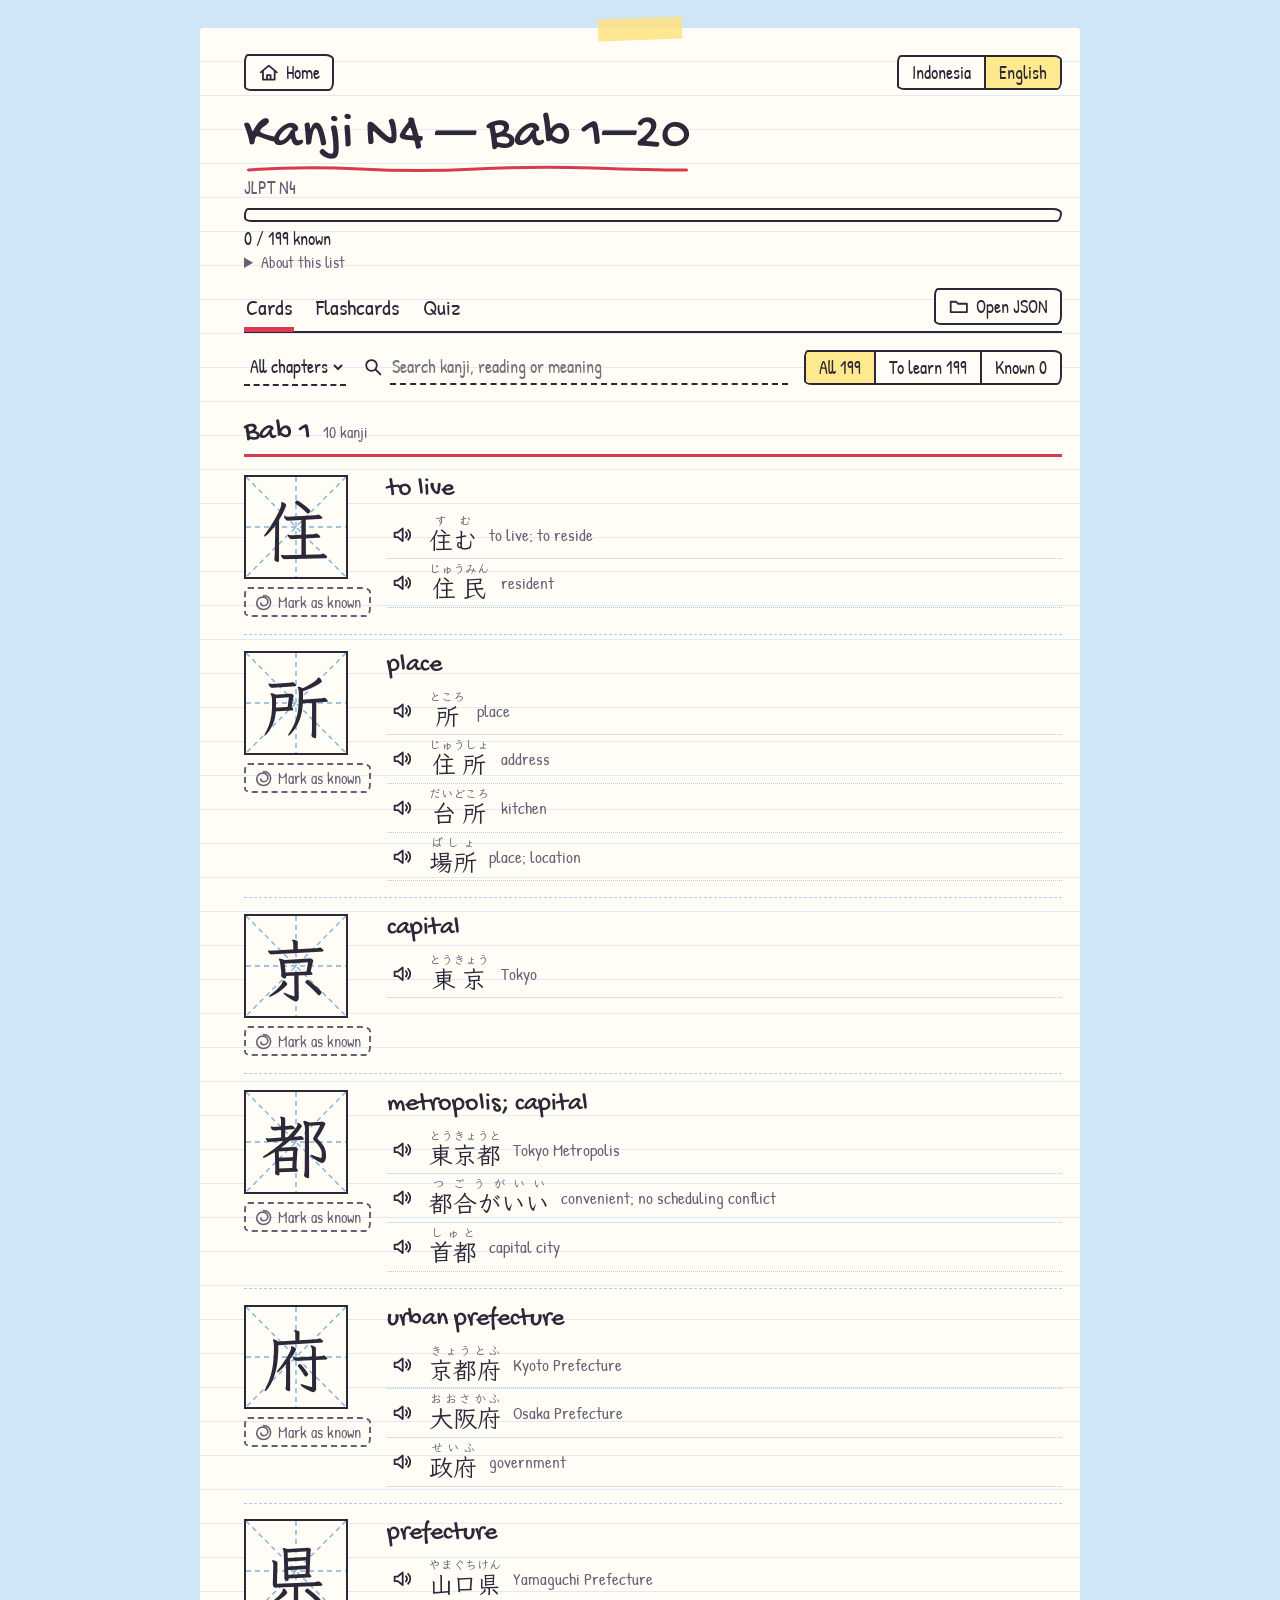
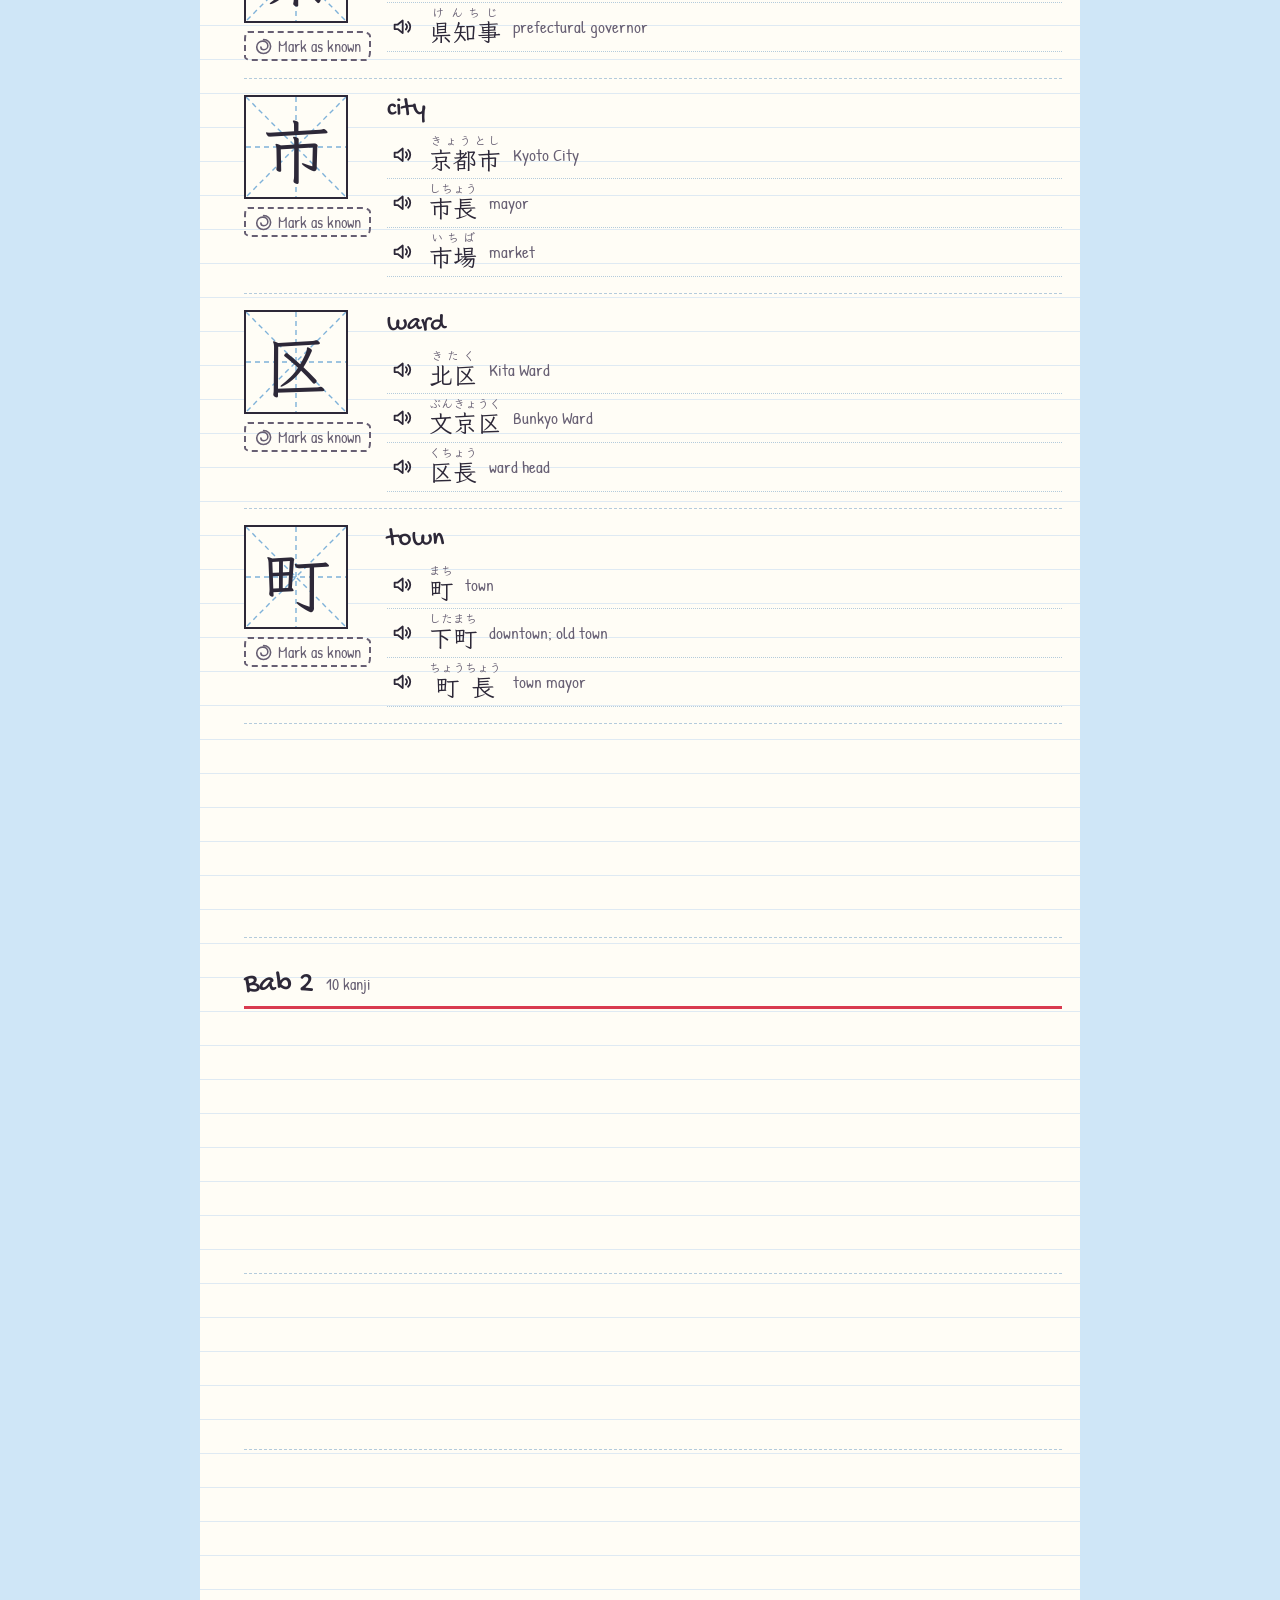
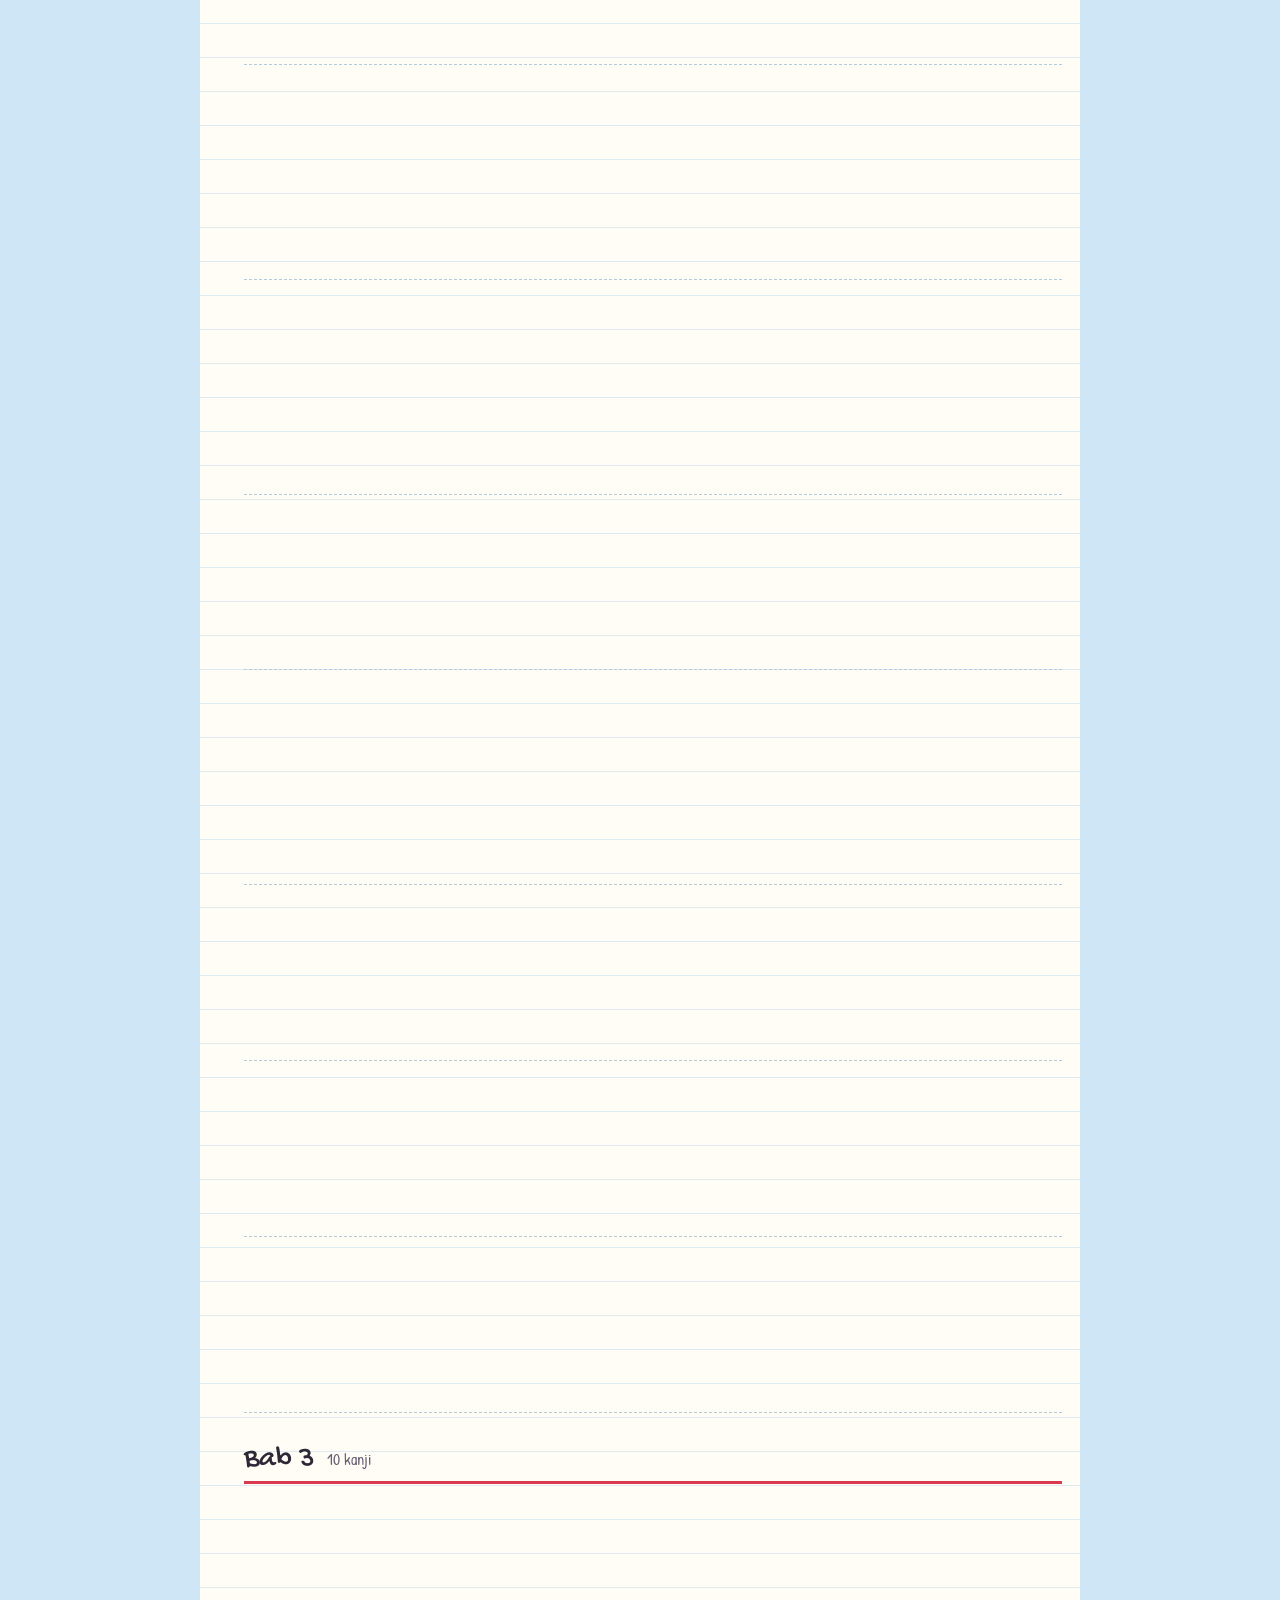
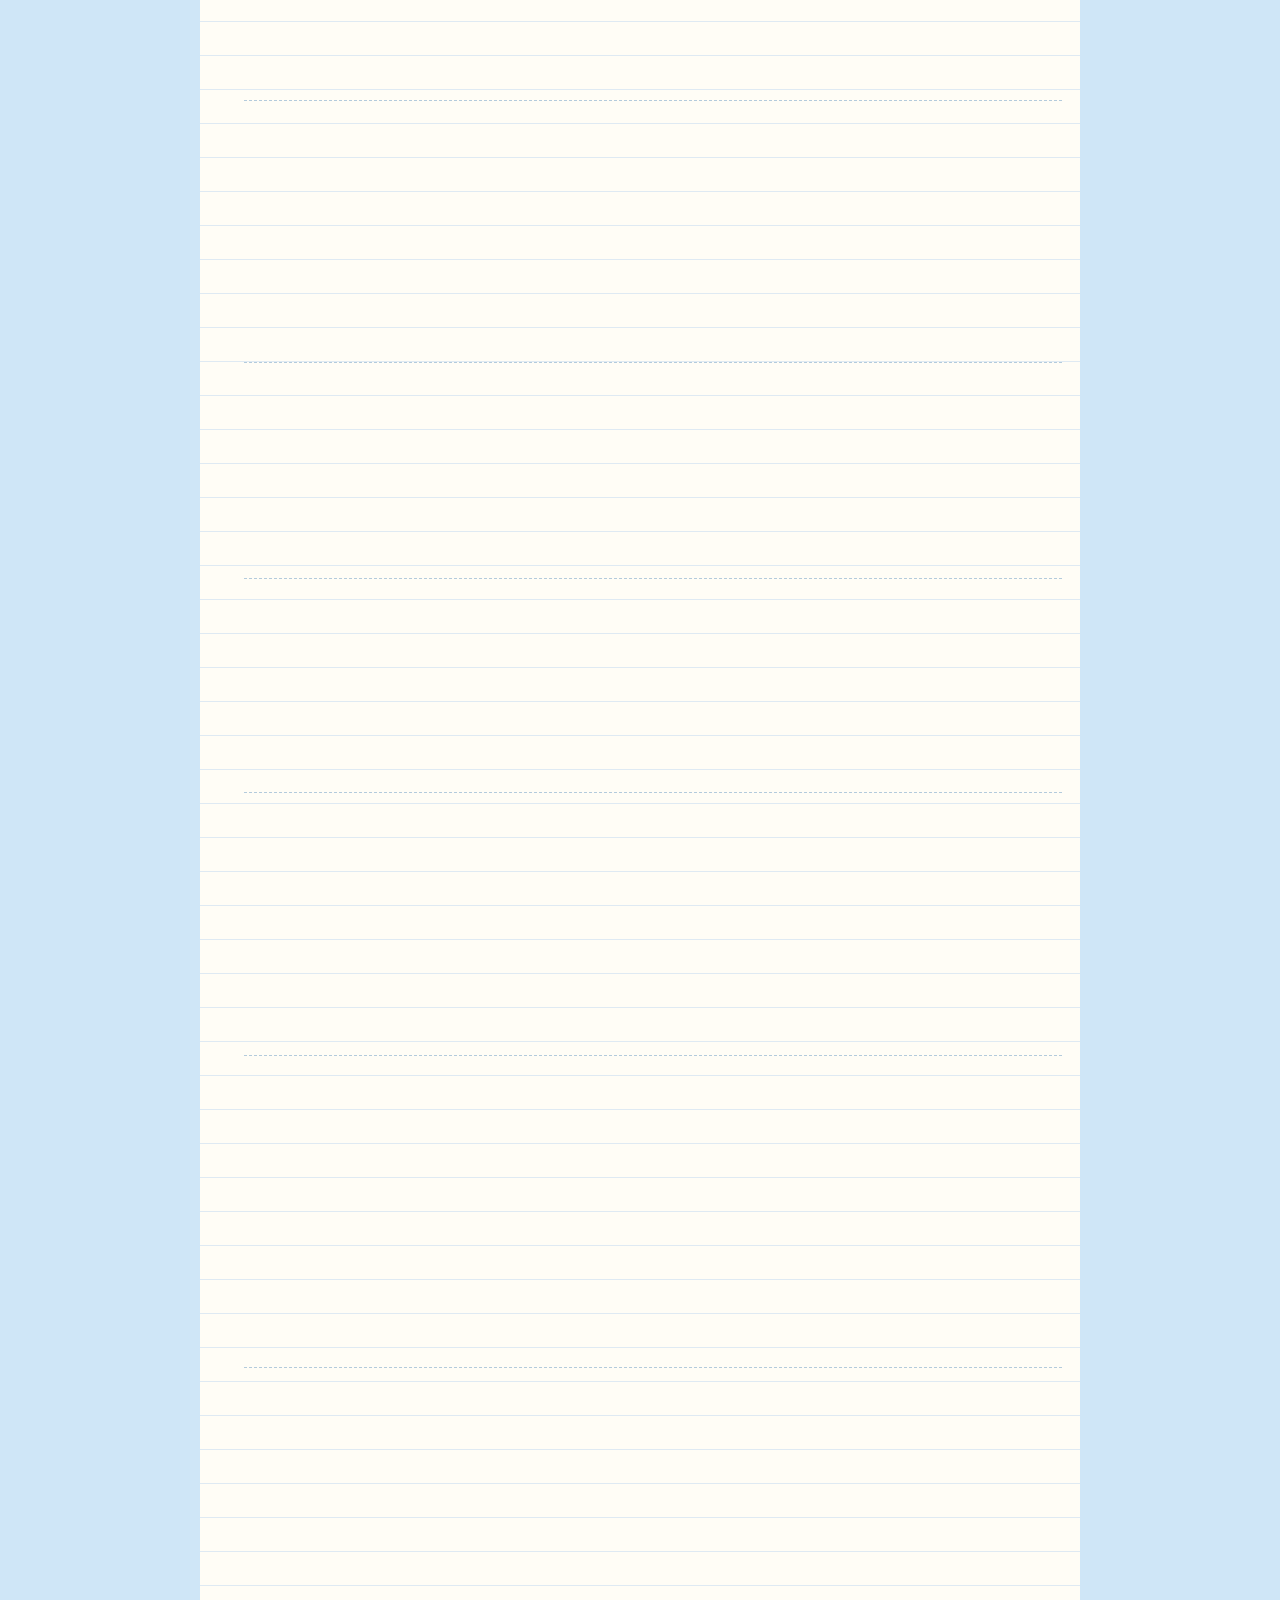
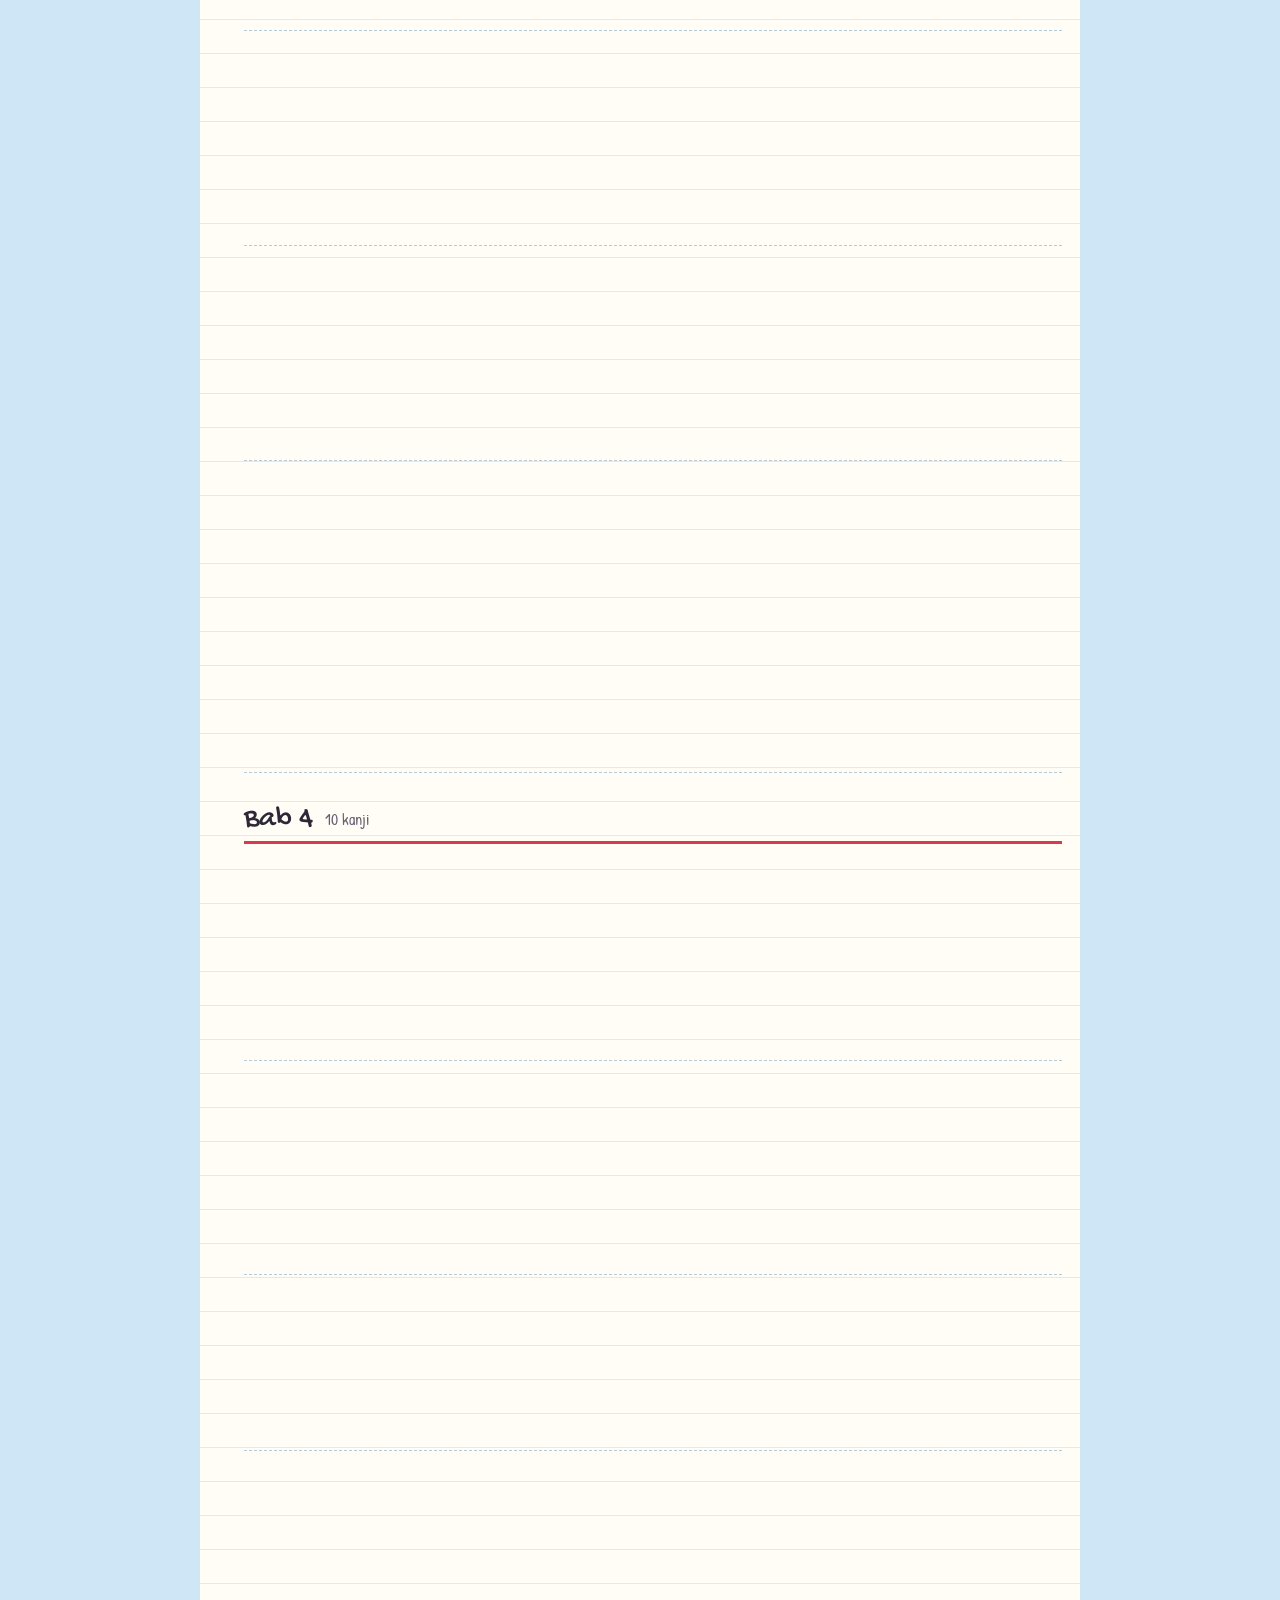
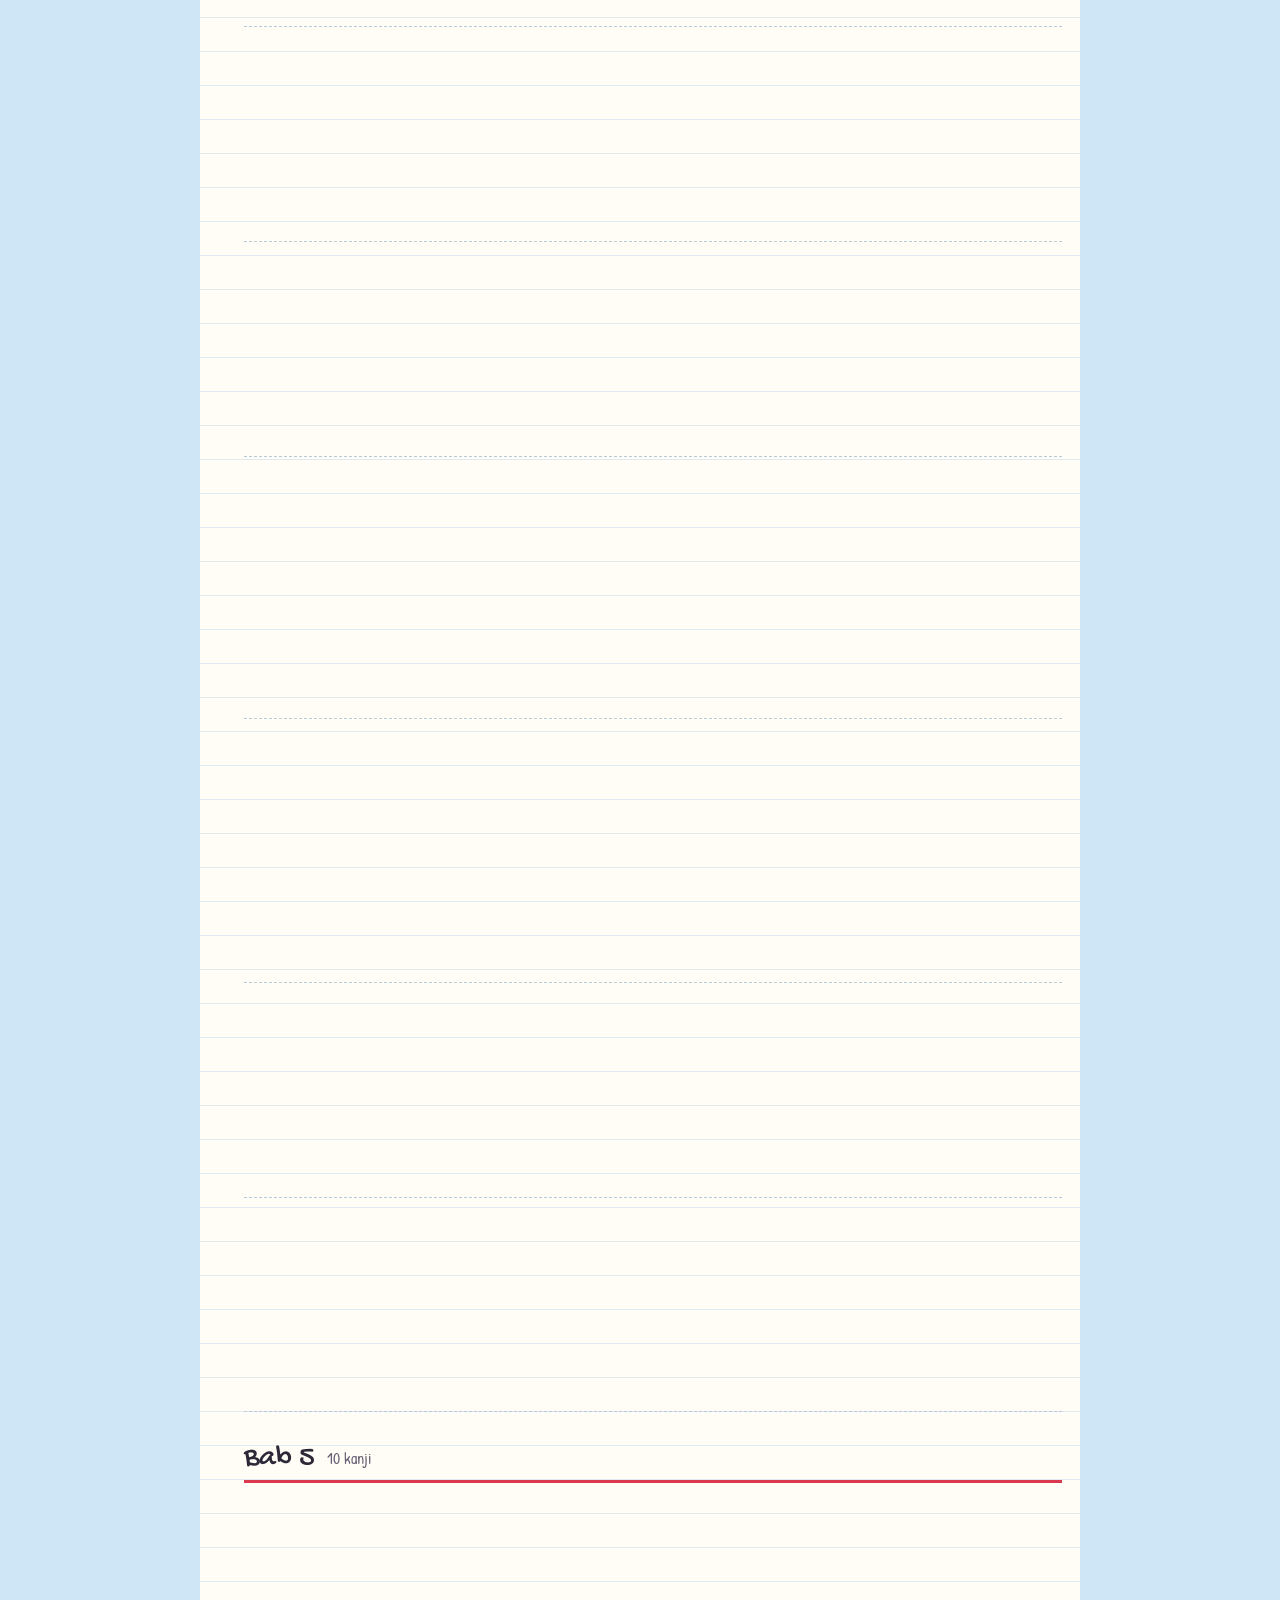
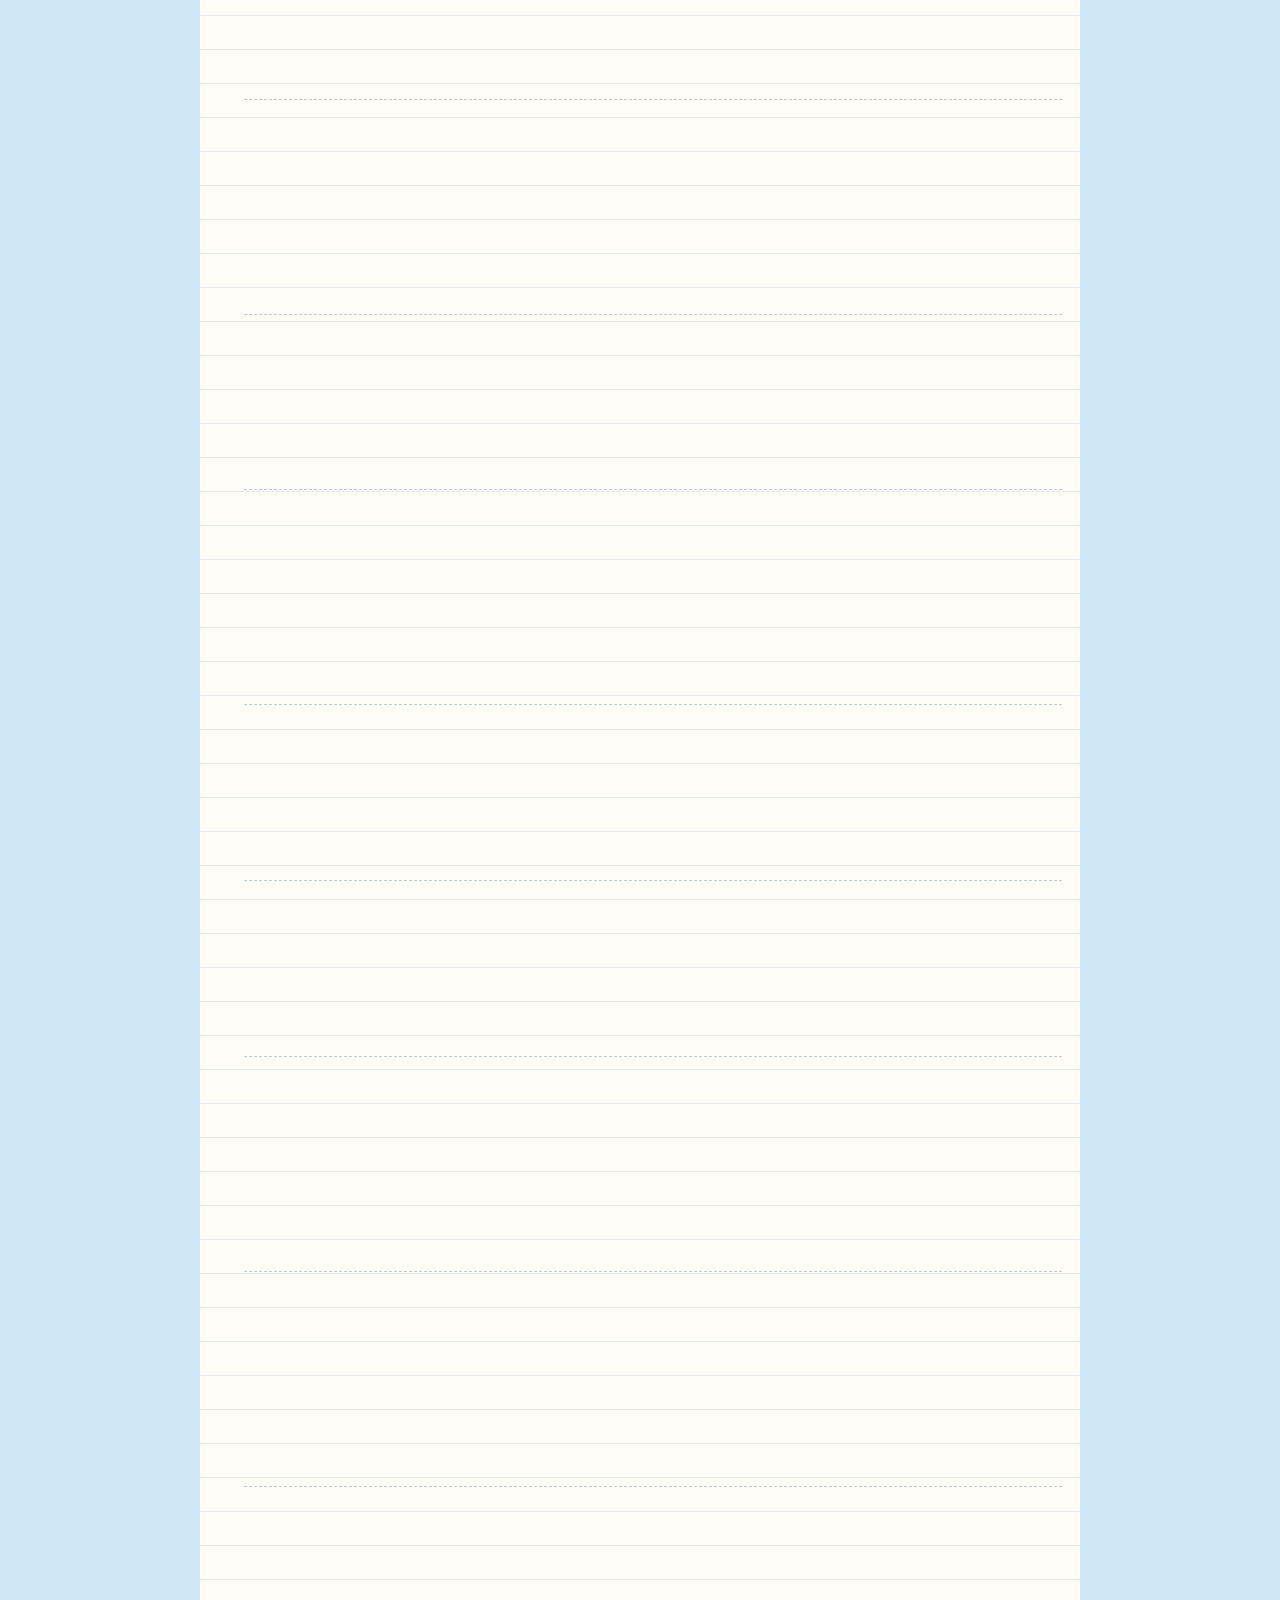
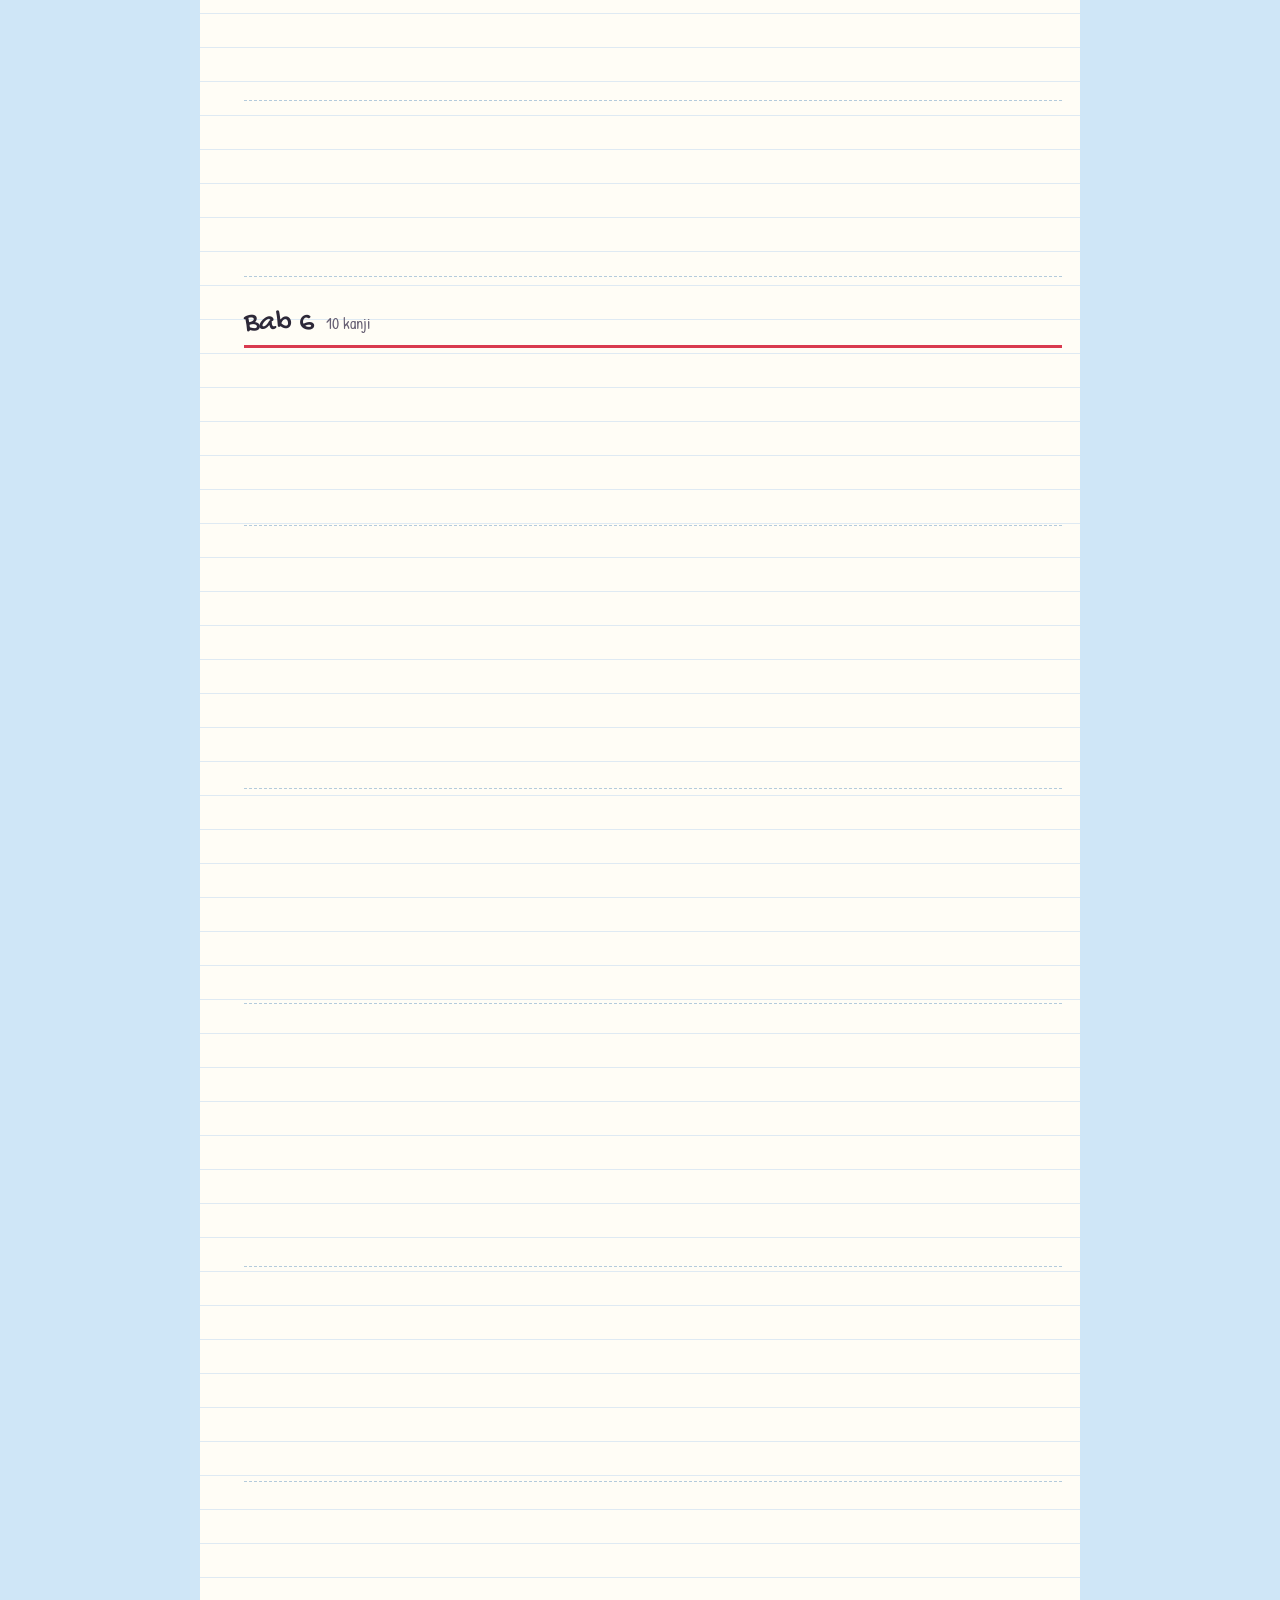
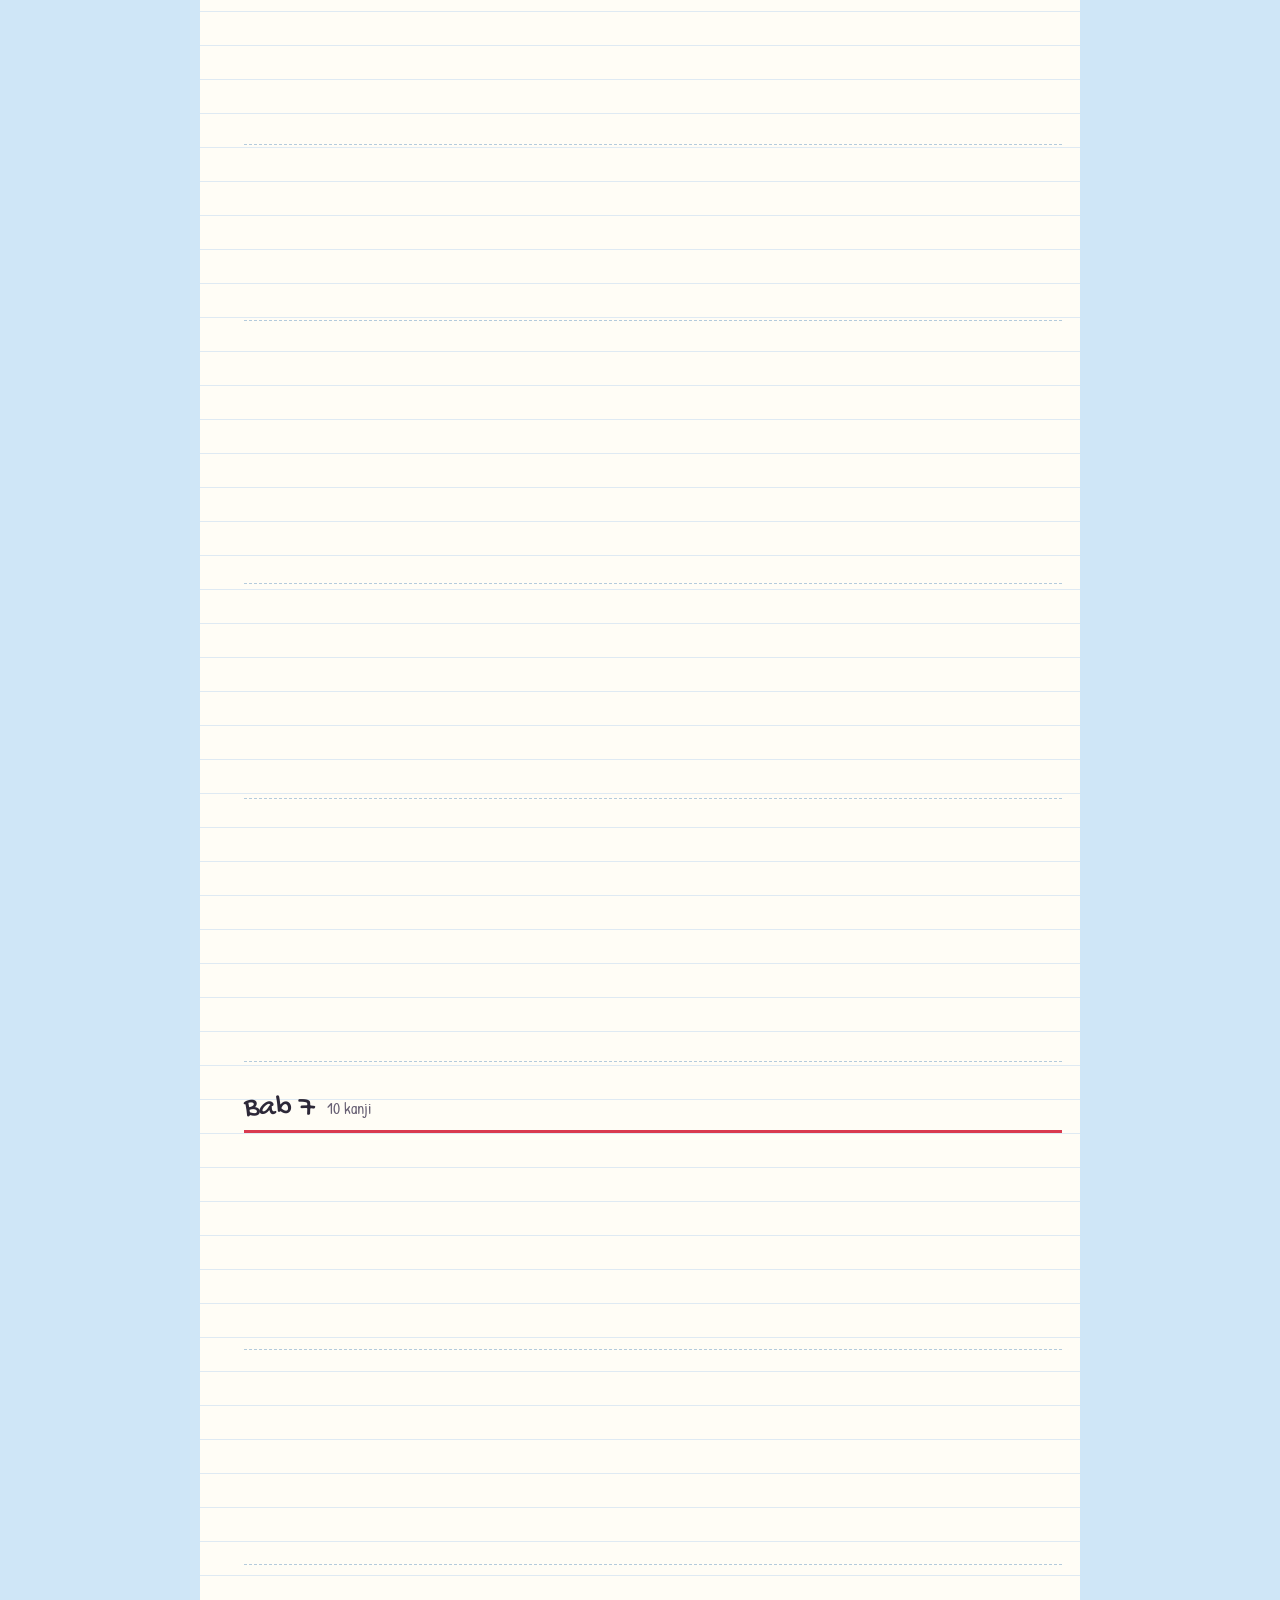
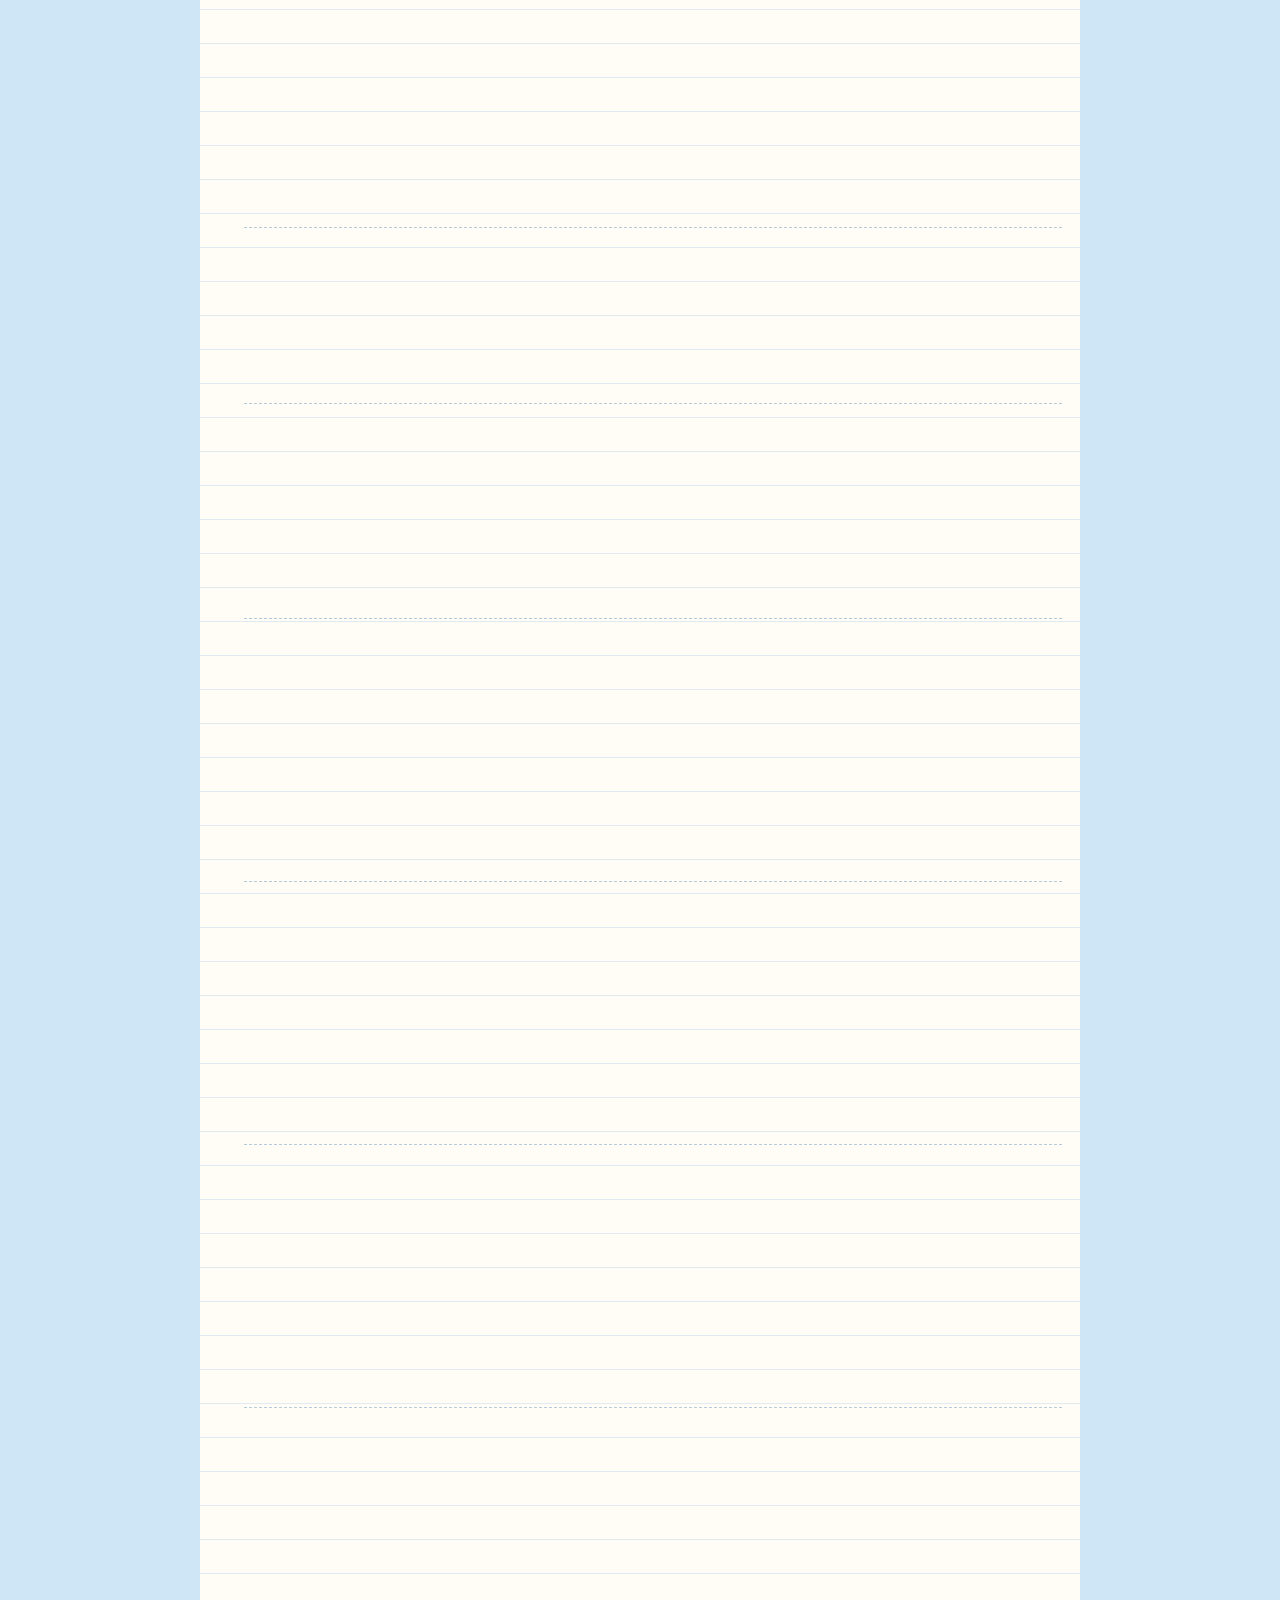
<file: n4kanji.html>
<!DOCTYPE html>
<html lang="id">
<head>
<meta charset="utf-8"><meta name="viewport" content="width=device-width,initial-scale=1">
<title>Kanji</title>
<link rel="preconnect" href="https://fonts.googleapis.com"><link rel="preconnect" href="https://fonts.gstatic.com" crossorigin>
<link href="https://fonts.googleapis.com/css2?family=Gochi+Hand&family=Patrick+Hand&family=Klee+One:wght@400;600&display=swap" rel="stylesheet">
<style>
:root{--paper:#fffdf6;--ink:#2d2838;--mute:#675f73;--red:#d93a4f;--sky:#7fb2d9;--rule:#dfeaf3;--hl:#ffe98f;--cut:4px 9px 5px 8px/8px 5px 9px 4px;
--grid:url("data:image/svg+xml,%3Csvg xmlns='http://www.w3.org/2000/svg' viewBox='0 0 100 100' preserveAspectRatio='none'%3E%3Cpath d='M50 0V100M0 50H100M0 0L100 100M100 0L0 100' stroke='%237fb2d9' stroke-width='1.4' stroke-dasharray='5 4' fill='none' vector-effect='non-scaling-stroke'/%3E%3C/svg%3E");
--scr:url("data:image/svg+xml,%3Csvg xmlns='http://www.w3.org/2000/svg' viewBox='0 0 100 8' preserveAspectRatio='none'%3E%3Cpath d='M1 5Q13 1 26 4T52 4T78 3T99 5' stroke='%23d93a4f' stroke-width='3' fill='none' stroke-linecap='round' vector-effect='non-scaling-stroke'/%3E%3C/svg%3E")}
*{margin:0;padding:0;box-sizing:border-box;-webkit-tap-highlight-color:transparent}
body{font:18px/1.4 "Patrick Hand","Comic Sans MS",cursive;color:var(--ink);min-height:100vh;background:#cfe6f7}
.bg{position:fixed;inset:0;z-index:-1;background:url("https://adrianvohwinterburg.space/assets/background.jpg") center/cover no-repeat,#cfe6f7}
:focus-visible{outline:3px solid var(--red);outline-offset:3px}
button,.btn{font:inherit;color:inherit;cursor:pointer;background:none;border:0}
[hidden]{display:none!important}
[lang=ja]{font-family:"Klee One","UD Digi Kyokasho N-R","Hiragino Maru Gothic ProN","Yu Gothic",serif;font-weight:600}
h1,h2,h3{font-family:"Gochi Hand",cursive;font-weight:400}
.ic{width:1.2em;height:1.2em;flex:none;fill:none;stroke:currentColor;stroke-width:2;stroke-linecap:round;stroke-linejoin:round;vertical-align:-.2em}
.page{display:flex;justify-content:center;padding:28px 10px 80px}
.sheet{position:relative;width:100%;max-width:880px;padding:26px 18px 36px 44px;background:var(--paper);border-radius:3px;box-shadow:0 3px 0 #aebfcd;
background-image:linear-gradient(90deg,transparent 28px,#f1a3ad 28px 30px,transparent 30px),repeating-linear-gradient(transparent 0 33px,var(--rule) 33px 34px)}
.sheet::before{content:"";position:absolute;top:-10px;left:50%;width:84px;height:22px;background:rgba(255,226,120,.8);transform:translateX(-50%) rotate(-2deg)}
.top{display:flex;flex-wrap:wrap;gap:10px;justify-content:space-between;align-items:center}
.btn{display:inline-flex;align-items:center;gap:6px;padding:4px 12px;border:2px solid var(--ink);border-radius:var(--cut);background:var(--paper);text-decoration:none;color:var(--ink)}
.btn:hover,.btn[aria-pressed=true]{background:var(--hl)}
.seg{display:inline-flex;border:2px solid var(--ink);border-radius:var(--cut);overflow:hidden;background:var(--paper)}
.seg button{padding:3px 13px}.seg button+button{border-left:2px solid var(--ink)}.seg [aria-pressed=true]{background:var(--hl)}
h1{display:inline-block;margin:18px 0 2px;padding-bottom:9px;font-size:clamp(34px,8vw,52px);line-height:1.05;background:var(--scr) bottom/100% 8px no-repeat}
.sub{color:var(--mute)}
.bar{height:14px;margin:8px 0 4px;border:2px solid var(--ink);border-radius:var(--cut);background:var(--paper);overflow:hidden}
.bar b{display:block;height:100%;width:0;background:var(--red);transition:width .4s}
details{color:var(--mute);font-size:16px}summary{cursor:pointer}details p{margin-top:4px;max-width:60ch}
.tabs{display:flex;flex-wrap:wrap;align-items:center;gap:4px 20px;margin-top:14px;border-bottom:2px solid var(--ink)}
.tabs [role=tab]{margin-bottom:-2px;padding:4px 2px;font-size:22px;border-bottom:5px solid transparent}
.tabs [aria-selected=true]{border-bottom-color:var(--red)}.tabs .btn{margin:0 0 6px auto}
.tools{display:flex;flex-wrap:wrap;align-items:center;gap:10px 16px;margin:16px 0}
select,input[type=search]{font:inherit;color:var(--ink);background:transparent;border:0;border-bottom:2px dashed var(--ink);padding:4px 2px;border-radius:0;outline-offset:3px}
.find{display:flex;align-items:center;gap:6px;flex:1 1 220px}.find input{flex:1;min-width:0}
.state{margin:10px 0;padding:18px;border:2px dashed var(--mute);border-radius:var(--cut);text-align:center}.state .btn{margin-top:10px}.state small{display:block;margin-top:8px;color:var(--mute);font-size:14px;word-break:break-all}
.lh{display:flex;align-items:baseline;gap:12px;margin:26px 0 2px;border-bottom:3px solid var(--red)}.lh h2{font-size:30px}.lh span{color:var(--mute);font-size:16px}
.k{display:grid;grid-template-columns:auto 1fr;gap:6px 16px;padding:16px 0;border-bottom:1.5px dashed #b4cbdc;content-visibility:auto;contain-intrinsic-size:auto 220px}
.gb{position:relative;width:104px;height:104px;display:grid;place-items:center;border:2px solid var(--ink);background:var(--paper) var(--grid) 0 0/100% 100%}
.gb>span{position:relative;font-size:68px;line-height:1}
.stamp{position:absolute;inset:-6px;width:calc(100% + 12px);height:calc(100% + 12px);fill:none;stroke:var(--red);stroke-width:1.5;stroke-linecap:round;opacity:0;transform:scale(.9) rotate(-8deg);transition:opacity .2s,transform .2s;pointer-events:none}
.is-known .stamp{opacity:.85;transform:none}
.kn{display:inline-flex;align-items:center;gap:5px;margin-top:8px;padding:2px 8px;border:2px dashed var(--mute);border-radius:var(--cut);font-size:16px;color:var(--mute)}
.kn[aria-pressed=true]{border:2px solid var(--red);color:var(--red);background:#fff0f1}
.kb h3{font-size:26px;line-height:1.15}
.rd{display:flex;flex-wrap:wrap;gap:0 16px;color:var(--mute);font-size:16px}.rd i{margin-right:4px;font-style:normal}
.wl{list-style:none;margin-top:6px}.wl li{display:grid;grid-template-columns:auto 1fr;align-items:center;gap:0 12px;padding:3px 0;border-bottom:1px dotted #b4cbdc}
.tts .wl li{grid-template-columns:auto auto 1fr}
.wl ruby{font-size:24px}.wl rt{font-size:12px;color:var(--mute)}.wm{color:var(--mute);font-size:17px}
.sp{display:none;width:30px;height:30px;border-radius:50%;place-items:center}.tts .sp{display:grid}.sp:hover{background:var(--hl)}
.fl,.qz{display:grid;gap:14px;justify-items:center;margin:10px auto 0;text-align:center}
.fc{position:relative;width:min(100%,420px);padding:14px;border:2px solid var(--ink);background:var(--paper);cursor:pointer;text-align:left}
.fc.front{display:grid;place-items:center;aspect-ratio:1;background:var(--paper) var(--grid) 0 0/100% 100%;text-align:center}
.fc.front span{position:relative;font-size:min(52vw,230px);line-height:1}.fc.back{min-height:min(70vw,320px)}
.pop{animation:turn .22s}@keyframes turn{from{transform:scaleX(.05)}}
.hint{color:var(--mute);font-size:16px}.fbar{display:flex;flex-wrap:wrap;gap:10px 14px;align-items:center;justify-content:center}.fbar .kn{margin:0}
.qz{max-width:560px}.qn{color:var(--mute);font-size:16px}.qp{font-family:"Gochi Hand",cursive;font-size:32px;line-height:1.15}
.gb.qk{width:150px;height:150px}.gb.qk>span{font-size:100px}
.qo{display:grid;grid-template-columns:1fr 1fr;gap:10px;width:100%}
.opt{display:flex;align-items:center;justify-content:center;gap:8px;min-height:56px;padding:8px;border:2px solid var(--ink);border-radius:var(--cut);background:var(--paper);font-size:20px}
.opt[lang=ja]{font-size:38px}.opt:not(:disabled):hover{background:var(--hl)}.opt:disabled{cursor:default}
.opt.good{background:#dff3df;border-color:#2f7d46}.opt.bad{background:#ffe0e3;border-color:var(--red)}
.sc{font-family:"Gochi Hand",cursive;font-size:64px;line-height:1;color:var(--red)}
.wrongs{display:flex;flex-wrap:wrap;gap:8px;justify-content:center}.gb.sm{width:56px;height:56px;font-size:36px}
@media(max-width:520px){.sheet{padding:22px 12px 28px 32px;background-image:linear-gradient(90deg,transparent 18px,#f1a3ad 18px 20px,transparent 20px),repeating-linear-gradient(transparent 0 33px,var(--rule) 33px 34px)}
.gb{width:88px;height:88px}.gb>span{font-size:56px}.qo{grid-template-columns:1fr}.tabs .btn{margin-left:0}}
@media(prefers-reduced-motion:reduce){*{animation:none!important;transition:none!important}}
</style>
</head>
<body>
<svg width="0" height="0" style="position:absolute" aria-hidden="true"><defs>
<symbol id="i-home" viewBox="0 0 24 24"><path d="M3 11.5 12 4l9 7.5M5.5 10v9.5h13V10M10 19.5v-5h4v5"/></symbol>
<symbol id="i-spk" viewBox="0 0 24 24"><path d="M4 9.5h3.5L13 5v14l-5.5-4.5H4zM16.5 9a4 4 0 0 1 0 6M19 6.5a7.5 7.5 0 0 1 0 11"/></symbol>
<symbol id="i-dir" viewBox="0 0 24 24"><path d="M3 7.5h6l2 2.2h10V19H3z"/></symbol>
<symbol id="i-find" viewBox="0 0 24 24"><path d="M10.5 4.5a6 6 0 1 0 .1 0zM15 15l5.5 5.5"/></symbol>
<symbol id="i-prev" viewBox="0 0 24 24"><path d="M15 5l-7 7 7 7"/></symbol>
<symbol id="i-next" viewBox="0 0 24 24"><path d="M9 5l7 7-7 7"/></symbol>
<symbol id="i-shuf" viewBox="0 0 24 24"><path d="M3 7h3.5c4.5 0 5 10 10 10H21M17.5 13.5 21 17l-3.5 3.5M3 17h3.5c1.4 0 2.5-.7 3.4-1.8M13.8 8.6C14.7 7.6 15.7 7 17 7h4M17.5 3.5 21 7l-3.5 3.5"/></symbol>
<symbol id="i-redo" viewBox="0 0 24 24"><path d="M20 12a8 8 0 1 1-2.6-5.9M20 4v5h-5"/></symbol>
<symbol id="i-ok" viewBox="0 0 24 24"><path d="M4 12.5l5 5L20 6.5"/></symbol>
<symbol id="i-x" viewBox="0 0 24 24"><path d="M6 6l12 12M18 6 6 18"/></symbol>
<symbol id="i-maru" viewBox="0 0 24 24"><path d="M12 3.2c5 0 8.8 3.5 8.8 8.5 0 5.2-3.9 9-9 9-4.8 0-8.4-3.5-8.4-8.2 0-4.2 3.4-7.4 7.6-7.4 3.6 0 6.3 2.5 6.3 5.8 0 2.8-2.2 5-5 5-2.1 0-3.7-1.6-3.7-3.4"/></symbol>
</defs></svg>
<div class="bg"></div>
<main class="page"><div class="sheet">
  <div class="top">
    <a class="btn" href="https://adrianvohwinterburg.space/"><svg class="ic" aria-hidden="true"><use href="#i-home"/></svg><span data-t="home">Home</span></a>
    <div class="seg" role="group" aria-label="Language / Bahasa"><button type="button" data-l="id">Indonesia</button><button type="button" data-l="en">English</button></div>
  </div>
  <h1 id="ttl">Kanji</h1>
  <p class="sub" id="lvl"></p>
  <div class="bar" id="pbar" role="progressbar" aria-valuemin="0" aria-valuemax="100"><b id="pfill"></b></div>
  <p id="ptxt"></p>
  <details><summary data-t="about">About this list</summary><p id="note"></p></details>
  <nav class="tabs" role="tablist" aria-label="Study mode">
    <button type="button" role="tab" data-m="study" aria-selected="true" data-t="cards">Cards</button>
    <button type="button" role="tab" data-m="flash" aria-selected="false" data-t="flash">Flashcards</button>
    <button type="button" role="tab" data-m="quiz" aria-selected="false" data-t="quiz">Quiz</button>
    <label class="btn"><svg class="ic" aria-hidden="true"><use href="#i-dir"/></svg><span data-t="load">Open JSON</span><input id="pick" type="file" accept=".json,application/json" hidden></label>
  </nav>
  <div class="tools" id="tools">
    <select id="lesson" aria-label="Chapter" hidden></select>
    <label class="find"><svg class="ic" aria-hidden="true"><use href="#i-find"/></svg><input id="q" type="search" data-tp="search"></label>
    <div class="seg" id="chips" role="group" aria-label="Filter"></div>
  </div>
  <div id="state" class="state" role="status" aria-live="polite"></div>
  <section id="v-study" hidden></section>
  <section id="v-flash" class="fl" hidden></section>
  <section id="v-quiz" class="qz" hidden></section>
</div></main>
<script>
(() => {
  const CFG = {quizLen: 10, data: {
    id: ["assets/textbook_kanji_cards_indonesian.json", "/assets/textbook_kanji_cards_indonesian.json", "https://iankreidehuter.space/assets/textbook_kanji_cards_indonesian.json"],
    en: ["assets/textbook_kanji_cards_english.json", "/assets/textbook_kanji_cards_english.json", "https://iankreidehuter.space/assets/textbook_kanji_cards_english.json"]}};
  const T = {
    en: {home:"Home",about:"About this list",cards:"Cards",flash:"Flashcards",quiz:"Quiz",load:"Open JSON",search:"Search kanji, reading or meaning",all:"All",learn:"To learn",known:"Known",alll:"All chapters",nomatch:"No kanji match this search or filter.",tap:"Tap the card to flip",back:"Previous",next:"Next",shuf:"Shuffle",know:"Mark as known",known1:"Known",listen:"Listen to",qm:"What does this kanji mean?",qk:"Which kanji matches this meaning?",ok:"Correct",no:"Not quite",again:"Play again",tocards:"Back to cards",prac:"Kanji to review",nomist:"No mistakes.",fin:"Finish",score:"Score",r1:"Excellent",r2:"Good work",r3:"Keep practicing",kn:"known",loading:"Loading kanji…",loadfail:"Couldn't load the kanji list from /assets.",filehint:"This page was opened as a local file, which blocks loading. Open it from your website, or use Open JSON.",tried:"Tried:",badfile:"That file couldn't be read as kanji JSON.",nokanji:"That file has no kanji in it.",choose:"Choose a JSON file",need4:"The quiz needs at least 4 kanji. Widen the filter or search.",nolist:"No example words yet.",hint:"Mark a kanji as known with the stamp button. Your marks are saved in this browser."},
    id: {home:"Beranda",about:"Tentang daftar ini",cards:"Kartu",flash:"Kartu hafalan",quiz:"Kuis",load:"Buka JSON",search:"Cari kanji, bacaan, atau arti",all:"Semua",learn:"Belum hafal",known:"Hafal",alll:"Semua bab",nomatch:"Tidak ada kanji yang cocok dengan pencarian atau filter ini.",tap:"Ketuk kartu untuk membalik",back:"Sebelumnya",next:"Berikutnya",shuf:"Acak",know:"Tandai hafal",known1:"Hafal",listen:"Dengarkan",qm:"Apa arti kanji ini?",qk:"Kanji mana yang cocok dengan arti ini?",ok:"Benar",no:"Kurang tepat",again:"Main lagi",tocards:"Kembali ke kartu",prac:"Kanji untuk diulang",nomist:"Tidak ada yang salah.",fin:"Selesai",score:"Skor",r1:"Luar biasa",r2:"Bagus",r3:"Terus berlatih",kn:"hafal",loading:"Memuat kanji…",loadfail:"Daftar kanji tidak bisa dimuat dari /assets.",filehint:"Halaman ini dibuka sebagai file lokal, sehingga pemuatan diblokir. Buka dari websitemu, atau pakai Buka JSON.",tried:"Dicoba:",badfile:"File itu tidak bisa dibaca sebagai JSON kanji.",nokanji:"File itu tidak berisi kanji.",choose:"Pilih file JSON",need4:"Kuis butuh minimal 4 kanji. Longgarkan filter atau pencarian.",nolist:"Belum ada contoh kata.",hint:"Tandai kanji yang sudah hafal dengan tombol stempel. Tandamu tersimpan di browser ini."}};
  const $ = s => document.querySelector(s), $$ = s => document.querySelectorAll(s);
  const esc = s => String(s ?? "").replace(/[&<>"']/g, c => ({"&":"&amp;","<":"&lt;",">":"&gt;",'"':"&quot;","'":"&#39;"}[c]));
  const arr = a => Array.isArray(a) ? a.map(String) : [];
  const hira = s => s.replace(/[\u30a1-\u30f6]/g, c => String.fromCharCode(c.charCodeAt(0) - 96)).toLowerCase();
  const shuffle = a => { for (let i = a.length - 1; i > 0; i--) { const j = Math.random() * (i + 1) | 0; [a[i], a[j]] = [a[j], a[i]]; } return a; };
  const ic = n => `<svg class="ic" aria-hidden="true"><use href="#i-${n}"/></svg>`;
  const STAMP = '<svg class="stamp" viewBox="0 0 24 24" aria-hidden="true"><use href="#i-maru"/></svg>';
  const wl = a => Array.isArray(a) ? a.map(w => {
    if (typeof w === "string") { const m = w.trim().match(/^(.+?)[（(]([^）)]*)[）)]$/); return m ? {word: m[1], reading: m[2], meaning: ""} : {word: w, reading: "", meaning: ""}; }
    return w && w.word ? {word: String(w.word), reading: String(w.reading || ""), meaning: String(w.meaning || "")} : null;
  }).filter(Boolean) : [];
  let lang = (() => { try { return localStorage.getItem("kanjiLang"); } catch (e) {} })() || (/^id/i.test(navigator.language) ? "id" : "en");
  let D = {}, K = [], lessons = [], known = new Set(), mode = "study", flt = "all", lsel = 0, q = "", deck = [], fi = 0, back = false, shuf = false, rank = new Map(), qz = null;
  const t = k => T[lang][k] || T.en[k] || k;
  const KEY = () => "kanjiKnown:" + (D.source || D.title || "list");
  if ("speechSynthesis" in window) document.documentElement.classList.add("tts");
  const say = x => { try { speechSynthesis.cancel(); const u = new SpeechSynthesisUtterance(x); u.lang = "ja-JP"; u.rate = .8; speechSynthesis.speak(u); } catch (e) {} };

  function applyText() {
    document.documentElement.lang = lang;
    $$("[data-t]").forEach(e => e.textContent = t(e.dataset.t));
    $$("[data-tp]").forEach(e => { e.placeholder = t(e.dataset.tp); e.setAttribute("aria-label", t(e.dataset.tp)); });
    $$("[data-l]").forEach(b => b.setAttribute("aria-pressed", b.dataset.l === lang));
  }
  function fail(m, tried) {
    $("#state").hidden = false;
    $("#state").innerHTML = esc(m) + (tried && tried.length ? `<small>${location.protocol === "file:" ? esc(t("filehint")) + "<br>" : ""}${esc(t("tried"))}<br>${tried.map(esc).join("<br>")}</small>` : "") + `<br><label class="btn">${ic("dir")}${esc(t("choose"))}<input type="file" accept=".json,application/json" hidden id="pick2"></label>`;
    ["#v-study", "#v-flash", "#v-quiz"].forEach(s => $(s).hidden = true);
  }
  function init(d, keep) {
    const src = Array.isArray(d.cards) ? d.cards : Array.isArray(d.kanji) ? d.kanji : [], lm = new Map();
    const ls = (Array.isArray(d.lesson_order) ? d.lesson_order : []).map((l, i) => { (l.kanji || []).forEach(x => lm.has(String(x)) || lm.set(String(x), i + 1)); return {n: i + 1, name: String(l.lesson || i + 1)}; });
    const ks = src.filter(c => c && c.kanji).map(c => {
      const o = {kanji: String(c.kanji), mean: String(c.heading || c.meaning || "").trim(), on: arr(c.onyomi), kun: arr(c.kunyomi),
        words: wl(c.vocabulary || c.vocabulary_examples || c.standalone_words).concat(wl(c.combinations)), lesson: lm.get(String(c.kanji)) || 0};
      o.hay = hira([o.kanji, o.mean, ...o.on, ...o.kun, ...o.words.flatMap(w => [w.word, w.reading, w.meaning])].join(" "));
      return o;
    });
    if (!ks.length) return fail(t("nokanji"));
    D = d; K = ks; lessons = ls;
    try { known = new Set(JSON.parse(localStorage.getItem(KEY()) || "[]")); } catch (e) { known = new Set(); }
    $("#ttl").textContent = d.title || "Kanji"; $("#lvl").textContent = d.level || d.language || "";
    $("#note").textContent = [d.format_note || d.note, t("hint")].filter(Boolean).join(" ");
    document.title = d.title || "Kanji";
    if (!keep) { flt = "all"; lsel = 0; q = ""; fi = 0; $("#q").value = ""; }
    if (lsel > lessons.length) lsel = 0;
    qz = null; back = false;
    $("#state").hidden = true; lopts(); progress(); chips(); render();
  }
  async function loadLang(keep) {
    $("#state").hidden = false; $("#state").textContent = t("loading");
    const tried = [];
    for (const u of CFG.data[lang]) {
      let d = null;
      try { const r = await fetch(u, {cache: "no-cache"}); if (r.ok) d = await r.json(); else tried.push(`${u}: HTTP ${r.status}`); }
      catch (e) { tried.push(`${u}: ${e.name === "SyntaxError" ? "not valid JSON" : "blocked or unreachable"}`); }
      if (d) return init(d, keep);
    }
    fail(t("loadfail"), tried);
  }
  const save = () => { try { localStorage.setItem(KEY(), JSON.stringify([...known])); } catch (e) {} };
  function lopts() {
    const s = $("#lesson"); s.hidden = !lessons.length; if (!lessons.length) return;
    s.innerHTML = `<option value="0">${esc(t("alll"))}</option>` + lessons.map(l => `<option value="${l.n}">${esc(l.name)}</option>`).join("");
    s.value = String(lsel);
  }
  function progress() {
    const n = known.size, tot = K.length, p = tot ? Math.round(100 * n / tot) : 0;
    $("#pfill").style.width = p + "%"; $("#pbar").setAttribute("aria-valuenow", p);
    $("#pbar").setAttribute("aria-label", `${n} / ${tot} ${t("kn")}`);
    $("#ptxt").textContent = `${n} / ${tot} ${t("kn")}`;
  }
  function chips() {
    const L = K.filter(k => !known.has(k.kanji)).length;
    $("#chips").innerHTML = [["all", t("all") + " " + K.length], ["learn", t("learn") + " " + L], ["known", t("known") + " " + (K.length - L)]]
      .map(([k, l]) => `<button type="button" data-f="${k}" aria-pressed="${k === flt}">${esc(l)}</button>`).join("");
  }
  const vis = () => { const s = hira(q.trim()); return K.filter(k => (!lsel || k.lesson === lsel) && (flt === "all" || (flt === "known") === known.has(k.kanji)) && (!s || k.hay.includes(s))); };
  const rds = k => k.on.length || k.kun.length ? `<p class="rd">${k.on.length ? `<span><i>on</i><b lang="ja">${k.on.map(esc).join("・")}</b></span>` : ""}${k.kun.length ? `<span><i>kun</i><b lang="ja">${k.kun.map(esc).join("・")}</b></span>` : ""}</p>` : "";
  const words = a => a.length ? `<ul class="wl">${a.map(w => `<li><button type="button" class="sp" data-say="${esc(w.reading || w.word)}" aria-label="${esc(t("listen"))} ${esc(w.word)}">${ic("spk")}</button><ruby lang="ja">${esc(w.word)}${w.reading && w.reading !== w.word ? `<rt>${esc(w.reading)}</rt>` : ""}</ruby><span class="wm">${esc(w.meaning)}</span></li>`).join("")}</ul>` : `<p class="wm">${esc(t("nolist"))}</p>`;
  const knBtn = k => { const on = known.has(k.kanji); return `<button type="button" class="kn" data-known="${esc(k.kanji)}" aria-pressed="${on}">${ic("maru")}${esc(t(on ? "known1" : "know"))}</button>`; };
  const entry = k => `<article class="k${known.has(k.kanji) ? " is-known" : ""}"><div><div class="gb"><span lang="ja">${esc(k.kanji)}</span>${STAMP}</div>${knBtn(k)}</div><div class="kb"><h3>${esc(k.mean)}</h3>${rds(k)}${words(k.words)}</div></article>`;

  function render() {
    ["study", "flash", "quiz"].forEach(m => $("#v-" + m).hidden = m !== mode);
    $$("[data-m]").forEach(b => b.setAttribute("aria-selected", b.dataset.m === mode));
    mode === "study" ? study() : mode === "flash" ? flash() : quizView();
  }
  function study() {
    const v = vis(), el = $("#v-study");
    if (!v.length) { el.innerHTML = `<p class="state">${esc(t("nomatch"))}</p>`; return; }
    let h = "";
    if (lessons.length) {
      lessons.forEach(l => { const g = v.filter(k => k.lesson === l.n); if (g.length) h += `<section><div class="lh"><h2>${esc(l.name)}</h2><span>${g.length} kanji</span></div>${g.map(entry).join("")}</section>`; });
      h += v.filter(k => !k.lesson).map(entry).join("");
    } else h = v.map(entry).join("");
    el.innerHTML = h;
  }
  function flash(anim) {
    const el = $("#v-flash"); deck = vis();
    if (!deck.length) { el.innerHTML = `<p class="state">${esc(t("nomatch"))}</p>`; return; }
    if (shuf) deck.sort((a, b) => rank.get(a.kanji) - rank.get(b.kanji));
    fi = Math.min(Math.max(fi, 0), deck.length - 1);
    const k = deck[fi];
    el.innerHTML = `<div class="fc ${back ? "back" : "front"}${anim ? " pop" : ""}${known.has(k.kanji) ? " is-known" : ""}" tabindex="0" data-act="flip" aria-label="${esc(t("tap"))}">${back ? `<h3>${esc(k.mean)}</h3>${rds(k)}${words(k.words)}` : `<span lang="ja">${esc(k.kanji)}</span>${STAMP}`}</div>
<p class="hint">${esc(t("tap"))}</p>
<div class="fbar"><button type="button" class="btn" data-act="prev">${ic("prev")}${esc(t("back"))}</button><b>${fi + 1} / ${deck.length}</b><button type="button" class="btn" data-act="next">${esc(t("next"))}${ic("next")}</button></div>
<div class="fbar"><button type="button" class="btn" data-act="shuf" aria-pressed="${shuf}">${ic("shuf")}${esc(t("shuf"))}</button>${knBtn(k)}</div>`;
  }
  function startQuiz() {
    const p = vis(); if (p.length < 4) { qz = {bad: 1}; return; }
    qz = {i: 0, s: 0, w: [], p: -1, items: shuffle(p.slice()).slice(0, CFG.quizLen).map(k => {
      const ot = []; shuffle(K.filter(x => x.kanji !== k.kanji && x.mean !== k.mean)).forEach(x => { if (ot.length < 3 && !ot.some(o => o.mean === x.mean)) ot.push(x); });
      return {k, m: Math.random() < .5, o: shuffle([k, ...ot])};
    })};
  }
  function quizView() {
    const el = $("#v-quiz"); if (!qz) startQuiz();
    if (qz.bad) { el.innerHTML = `<p class="state">${esc(t("need4"))}</p>`; return; }
    const n = qz.items.length;
    if (qz.i >= n) {
      const pc = qz.s / n;
      el.innerHTML = `<p class="qn">${esc(t("score"))}</p><p class="sc">${qz.s} / ${n}</p><p class="qp">${esc(t(pc >= .9 ? "r1" : pc >= .6 ? "r2" : "r3"))}</p>${qz.w.length ? `<p class="qn">${esc(t("prac"))}</p><div class="wrongs">${qz.w.map(k => `<span class="gb sm" lang="ja">${esc(k.kanji)}</span>`).join("")}</div>` : `<p class="qn">${esc(t("nomist"))}</p>`}<div class="fbar"><button type="button" class="btn" data-act="again">${ic("redo")}${esc(t("again"))}</button><button type="button" class="btn" data-act="tocards">${esc(t("tocards"))}</button></div>`;
      return;
    }
    const it = qz.items[qz.i], done = qz.p >= 0;
    el.innerHTML = `<p class="qn">${qz.i + 1} / ${n}</p>${it.m ? `<div class="gb qk"><span lang="ja">${esc(it.k.kanji)}</span></div>` : `<p class="qp">${esc(it.k.mean)}</p>`}<p class="qn">${esc(t(it.m ? "qm" : "qk"))}</p>
<div class="qo">${it.o.map((o, j) => { const c = o === it.k; return `<button type="button" class="opt${done ? (c ? " good" : j === qz.p ? " bad" : "") : ""}" data-opt="${j}"${it.m ? "" : ' lang="ja"'}${done ? " disabled" : ""}>${done && (c || j === qz.p) ? ic(c ? "ok" : "x") : ""}${esc(it.m ? o.mean : o.kanji)}</button>`; }).join("")}</div>
${done ? `<div class="fbar"><b>${esc(t(it.o[qz.p] === it.k ? "ok" : "no"))}</b><button type="button" class="btn" data-act="qnext">${esc(t(qz.i + 1 >= n ? "fin" : "next"))}${ic("next")}</button></div>` : ""}`;
  }
  function reset() { fi = 0; back = false; qz = null; chips(); render(); }
  function toggle(kj) { known.has(kj) ? known.delete(kj) : known.add(kj); save(); progress(); chips(); const y = scrollY; render(); scrollTo(0, y); }
  function act(a) {
    const n = deck.length;
    if (a === "flip") { back = !back; flash(true); }
    else if (a === "prev" || a === "next") { fi = (fi + (a === "next" ? 1 : -1) + n) % n; back = false; flash(); }
    else if (a === "shuf") { shuf = !shuf; if (shuf) rank = new Map(K.map(k => [k.kanji, Math.random()])); fi = 0; back = false; flash(); }
    else if (a === "again") { qz = null; quizView(); }
    else if (a === "tocards") { mode = "study"; qz = null; render(); }
    else if (a === "qnext") { qz.i++; qz.p = -1; quizView(); }
  }
  document.addEventListener("click", e => {
    const g = s => e.target.closest(s); let b;
    if (b = g("[data-say]")) say(b.dataset.say);
    else if (b = g("[data-known]")) toggle(b.dataset.known);
    else if (b = g("[data-l]")) { if (b.dataset.l !== lang) { lang = b.dataset.l; try { localStorage.setItem("kanjiLang", lang); } catch (x) {} applyText(); loadLang(true); } }
    else if (b = g("[data-m]")) { mode = b.dataset.m; qz = null; render(); }
    else if (b = g("[data-f]")) { flt = b.dataset.f; reset(); }
    else if (b = g("[data-opt]")) { const it = qz.items[qz.i]; qz.p = +b.dataset.opt; it.o[qz.p] === it.k ? qz.s++ : qz.w.push(it.k); quizView(); }
    else if (b = g("[data-act]")) act(b.dataset.act);
  });
  document.addEventListener("keydown", e => {
    if (mode !== "flash" || /INPUT|SELECT|BUTTON/.test(e.target.tagName)) return;
    const a = {ArrowRight: "next", ArrowLeft: "prev", " ": "flip", Enter: "flip"}[e.key];
    if (a && deck.length) { e.preventDefault(); act(a); }
  });
  document.addEventListener("change", e => {
    if (e.target.id === "lesson") { lsel = +e.target.value; reset(); return; }
    if (!e.target.matches("#pick,#pick2") || !e.target.files[0]) return;
    const r = new FileReader();
    r.onload = () => { try { init(JSON.parse(r.result)); } catch (x) { fail(t("badfile")); } };
    r.readAsText(e.target.files[0]); e.target.value = "";
  });
  $("#q").addEventListener("input", e => { q = e.target.value; reset(); });
  applyText(); loadLang(false);
})();
</script>
</body>
</html>
</file>
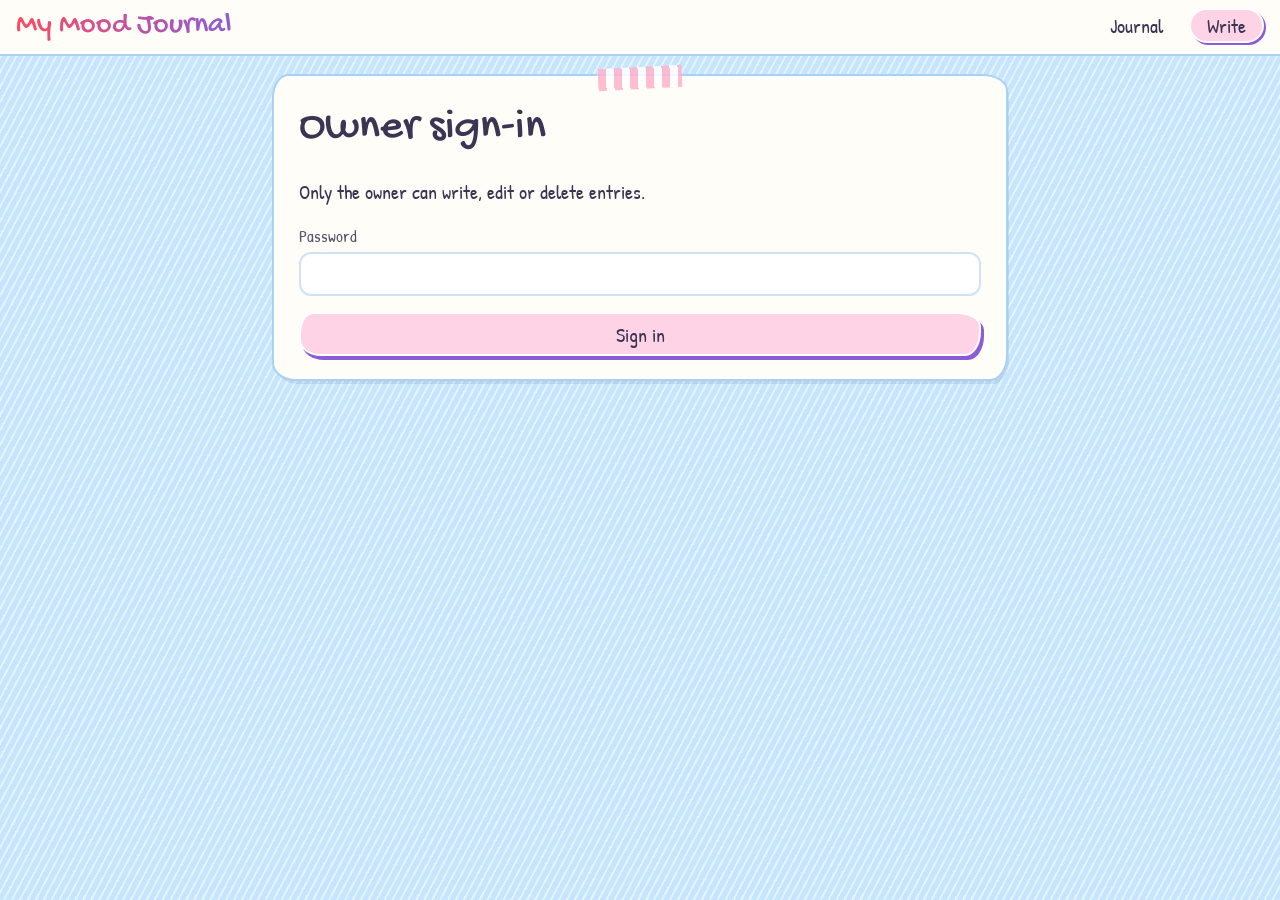
<file: moodreports/admin.html>
<!DOCTYPE html>
<html lang="en">
<head>
<meta charset="utf-8">
<meta name="viewport" content="width=device-width,initial-scale=1,viewport-fit=cover">
<meta name="robots" content="noindex,nofollow">
<title>Write — My Mood Journal</title>
<link rel="preconnect" href="https://fonts.googleapis.com">
<link rel="preconnect" href="https://fonts.gstatic.com" crossorigin>
<link href="https://fonts.googleapis.com/css2?family=Gochi+Hand&family=Patrick+Hand&display=swap" rel="stylesheet">
<link rel="stylesheet" href="style.css">
</head>
<body data-page="admin">

<header class="top">
  <a class="brand" href="index.html">My Mood Journal</a>
  <nav class="nav" aria-label="Main">
    <a href="index.html">Journal</a>
    <a href="admin.html" aria-current="page">Write</a>
  </nav>
</header>

<main class="wrap narrow">

  <!-- Sign in -->
  <section id="login" class="card tape" hidden>
    <h1>Owner sign-in</h1>
    <p>Only the owner can write, edit or delete entries.</p>
    <form id="login-form" class="stack">
      <label class="fld"><span>Password</span>
        <input id="pw" type="password" autocomplete="current-password" required></label>
      <button class="btn primary" type="submit">Sign in</button>
      <p id="login-msg" class="msg err" role="alert" hidden></p>
    </form>
  </section>

  <!-- Composer + manager -->
  <div id="app" hidden>
    <div class="bar">
      <h1 id="composer-title">New entry</h1>
      <button id="logout" class="btn small" type="button">Sign out</button>
    </div>

    <form id="composer" class="card tape stack" novalidate>
      <p id="edit-banner" class="msg" hidden></p>

      <label class="fld"><span>Title</span>
        <input id="f-title" type="text" maxlength="200" placeholder="Give today a name" required></label>

      <label class="fld"><span>Date &amp; time</span>
        <input id="f-when" type="datetime-local" required></label>

      <label class="fld"><span>What happened? How was it?</span>
        <textarea id="f-content" rows="8" maxlength="40000" placeholder="Write freely…" required></textarea></label>

      <fieldset class="group">
        <legend>How are you feeling? Pick exactly three</legend>
        <div id="mood-root" class="mood"></div>
        <div class="response-box">
          <label class="fld"><span>Respon Perilaku / Respon Tubuh <small>(behavioral &amp; physical response, optional)</small></span>
            <textarea id="f-response" rows="4" maxlength="5000" placeholder="How did your body and behavior react? Write freely…"></textarea></label>
          <div id="quick-response" class="quick" role="group" aria-label="Tap to add an example">
            <button type="button" class="chip chip-btn" data-add="Crying">Crying</button>
            <button type="button" class="chip chip-btn" data-add="Cold sweating">Cold sweating</button>
            <button type="button" class="chip chip-btn" data-add="Shaking">Shaking</button>
            <button type="button" class="chip chip-btn" data-add="Heart racing">Heart racing</button>
            <button type="button" class="chip chip-btn" data-add="Difficulty breathing">Difficulty breathing</button>
            <button type="button" class="chip chip-btn" data-add="Feeling physically tense">Feeling physically tense</button>
            <button type="button" class="chip chip-btn" data-add="Staying silent">Staying silent</button>
            <button type="button" class="chip chip-btn" data-add="Avoiding people">Avoiding people</button>
            <button type="button" class="chip chip-btn" data-add="Withdrawing from conversations">Withdrawing from conversations</button>
            <button type="button" class="chip chip-btn" data-add="Raising my voice">Raising my voice</button>
            <button type="button" class="chip chip-btn" data-add="Feeling restless">Feeling restless</button>
            <button type="button" class="chip chip-btn" data-add="Having difficulty sleeping">Having difficulty sleeping</button>
          </div>
        </div>
      </fieldset>

      <fieldset class="group">
        <legend>Photos &amp; videos</legend>
        <div class="media-add">
          <div class="add-card">
            <h3>Upload from your device</h3>
            <p class="small-note">Uploaded to the media folder of your GitHub repo when you publish.</p>
            <div class="row">
              <label class="btn small">Choose images
                <input id="file-images" type="file" accept="image/jpeg,image/png,image/gif,image/webp" multiple hidden></label>
              <label class="btn small">Choose videos
                <input id="file-videos" type="file" accept="video/mp4,video/webm,video/quicktime,video/ogg" multiple hidden></label>
            </div>
          </div>
          <div class="add-card">
            <h3>Paste a link</h3>
            <p class="small-note">Not uploaded — shown straight from where it lives (https only).</p>
            <div class="url-row">
              <input id="url-image" type="url" inputmode="url" placeholder="Image URL (.jpg .png .gif .webp)" aria-label="Image URL">
              <button id="add-image-url" class="btn small" type="button">Add image</button>
            </div>
            <div class="url-row">
              <input id="url-video" type="url" inputmode="url" placeholder="Video URL (.mp4 .webm, YouTube, Vimeo)" aria-label="Video URL">
              <button id="add-video-url" class="btn small" type="button">Add video</button>
            </div>
          </div>
        </div>
        <p id="media-msg" class="msg" role="status" hidden></p>
        <ol id="attachments" class="atts"></ol>
      </fieldset>

      <label class="fld"><span>Links (optional, one per line)</span>
        <textarea id="f-links" rows="3" placeholder="https://example.com/article"></textarea></label>

      <p id="form-msg" class="msg" role="status" hidden></p>

      <div class="actions">
        <button id="btn-preview" class="btn" type="button">Preview</button>
        <button id="btn-save" class="btn primary" type="submit">Publish</button>
        <button id="btn-cancel" class="btn" type="button" hidden>Cancel edit</button>
      </div>
    </form>

    <section class="card stack">
      <h2>Your entries</h2>
      <div id="manage" class="manage"></div>
      <div class="actions">
        <button id="cleanup" class="btn small" type="button">Clean up unused media files</button>
      </div>
    </section>
  </div>
</main>

<script src="script.js"></script>
</body>
</html>
</file>
<file: style.css>
:root{--pink:#ffd3e6;--sky:#bfe3ff;--mint:#d6f5d2;--butter:#fff0a6;--lav:#dccbff;--red:#ff4a5f;--orange:#ff9a3c;--purple:#8c5bd8;--blue:#3b8de0;--ink:#3b3452;
--wob:14px 24px 16px 22px/22px 14px 24px 16px;--hatch:repeating-linear-gradient(118deg,transparent 0 5px,rgba(255,255,255,.55) 5px 7px)}
*{box-sizing:border-box}
html{scroll-padding-top:70px}
body{margin:0;font:20px/1.3 "Patrick Hand",cursive;color:var(--ink);background:var(--hatch),#c6e5ff}
h1,h2,h3{font-family:"Gochi Hand",cursive;font-weight:400;margin:0}
img{max-width:100%}.broken{visibility:hidden}
a{color:inherit}
:focus-visible{outline:3px dashed var(--purple);outline-offset:3px}
.wrap{display:grid;grid-template-columns:250px 1fr;grid-template-rows:auto auto 1fr auto;
 grid-template-areas:"pol main" "nav main" "deco main" "note main";gap:14px 18px;max-width:1120px;margin:0 auto;padding:14px}
main{grid-area:main;display:grid;gap:18px;align-content:start;min-width:0}
.pol,.nav,.decoSide,.note,.card{background:#fffdf8;border:3px solid #fff;border-radius:var(--wob);box-shadow:0 0 0 2px #a9d2f2,3px 5px 0 rgba(60,50,90,.1)}
/* sidebar */
.pol{grid-area:pol;margin:0;padding:12px 12px 10px;position:relative;text-align:center;transform:rotate(-1deg)}
.pol img{width:100%;aspect-ratio:1;object-fit:cover;border-radius:6px;display:block;background:var(--pink)}
.pol figcaption b{display:block;font:26px "Gochi Hand";margin-top:8px}.pol small{font-size:16px}
.tape::before,.post::before{content:"";position:absolute;top:-12px;left:50%;width:84px;height:22px;transform:translateX(-50%) rotate(-3deg);
 background:repeating-linear-gradient(90deg,#ffb3c9 0 8px,#fff 8px 16px);opacity:.85}
.nav{grid-area:nav;display:grid;gap:10px;padding:12px}
.nb{position:relative;display:block;border-radius:var(--wob);transition:transform .15s}
.nb:hover,.nb.on{transform:rotate(-1.5deg) scale(1.03)}
.nb img{width:100%;height:auto;display:block}
.nb span{position:absolute;width:1px;height:1px;overflow:hidden;clip:rect(0 0 0 0)}
.nb.on{filter:saturate(1.3) drop-shadow(0 0 0 var(--purple))}
.decoSide{grid-area:deco;position:relative;min-height:330px;background:var(--hatch),#fffdf8}
.sticker{position:absolute;height:auto;transform:rotate(var(--r,0deg))}
.wrap>.note{grid-area:note}
.note{margin:0;padding:18px 16px;background:var(--butter);font-size:23px;text-align:center}
.tilt{transform:rotate(-4deg)}
/* hero */
.hero{position:relative;min-height:240px;padding:34px 20px 70px 36%;overflow:hidden;
 background:linear-gradient(transparent 78%,#9fdc6a 78%,#7fc94f 100%),repeating-linear-gradient(112deg,#8cc8f6 0 5px,#b4dcfb 5px 9px);
 clip-path:polygon(0 0,100% 0,100% 94%,94% 97%,88% 93%,80% 98%,70% 94%,60% 98%,50% 94%,40% 98%,30% 93%,20% 98%,10% 94%,0 97%)}
.hero h1{font-size:clamp(44px,8vw,76px);line-height:.95;transform:rotate(-6deg);position:relative}
.hero .r{color:var(--red)}.hero .b{color:var(--blue)}.hero .r,.hero .b{text-shadow:2px 2px 0 #fff}
.sub{position:relative;margin:8px 0 0 12%;font-size:24px;transform:rotate(-4deg)}
#decoHero{position:absolute;inset:0;pointer-events:none}
/* cards */
.card{position:relative;padding:20px 22px}
.card h2{font-size:clamp(32px,5vw,44px);background:linear-gradient(90deg,var(--red),var(--purple));-webkit-background-clip:text;background-clip:text;color:transparent;margin-bottom:10px}
.about{display:grid;grid-template-columns:1fr minmax(0,300px);gap:6px 20px;background:var(--hatch),#fffdf8}
.about h2{grid-column:1/-1;margin:0}
.info{list-style:none;margin:0;padding:0;display:grid;gap:7px}
.info li{display:flex;gap:12px;align-items:flex-start}.info li>span:first-child{font-size:26px;width:30px;text-align:center}
.paper{background:var(--butter);padding:16px 18px;margin:0;font-size:21px;border-radius:4px;box-shadow:2px 4px 0 rgba(60,50,90,.12);
 background-image:repeating-linear-gradient(transparent 0 25px,#e9d98a 25px 26px);transform:rotate(1.5deg);border:0}
.row{display:grid;grid-template-columns:minmax(0,1fr) 220px;gap:18px}
.mint{background:var(--hatch),var(--mint)}
.skills{list-style:none;margin:0;padding:0;display:grid;grid-template-columns:repeat(auto-fill,minmax(98px,1fr));gap:10px;text-align:center;font-size:18px}
.skills li{padding:8px 4px;border-radius:var(--wob);background:rgba(255,255,255,.55)}
.skills li:nth-child(3n+1){background:var(--pink)}.skills li:nth-child(3n+2){background:var(--lav)}.skills li:nth-child(3n){background:var(--butter)}
.skills span{display:block;font-size:34px}
.find{background:var(--butter)}.find h2{font-size:30px}
.social{list-style:none;margin:0;padding:0;display:grid;grid-template-columns:repeat(auto-fit,minmax(84px,1fr));gap:10px}
.social a,.social button{display:grid;justify-items:center;gap:2px;width:100%;padding:6px 2px;font:16px "Patrick Hand";color:inherit;text-decoration:none;
 background:#fff;border:2px solid #fff;border-radius:var(--wob);box-shadow:2px 3px 0 rgba(60,50,90,.15);cursor:pointer}
.social img{width:44px;height:44px;object-fit:contain}
.social a:hover,.social button:hover{transform:rotate(-3deg)}
/* posts */
.phead{display:flex;flex-wrap:wrap;gap:8px 16px;align-items:center;justify-content:space-between}
.filters{display:flex;flex-wrap:wrap;gap:6px}
.filters button{font:17px "Patrick Hand";padding:3px 14px;border:2px solid #fff;border-radius:99px;background:#eef4ff;color:var(--ink);cursor:pointer}
.filters button[aria-pressed=true]{background:var(--pink);box-shadow:2px 2px 0 var(--purple)}
.state{padding:26px;text-align:center;background:var(--lav);border-radius:var(--wob)}
.state button{font:inherit;margin-left:8px;padding:2px 14px;border-radius:99px;border:2px dashed var(--purple);background:#fff;cursor:pointer}
.grid{display:grid;grid-template-columns:repeat(auto-fill,minmax(190px,1fr));gap:20px 16px;margin-top:8px}
.post{position:relative;display:block;text-decoration:none;background:#fff;padding:9px 9px 8px;border:2px solid #e5e0f2;border-radius:var(--wob);box-shadow:2px 4px 0 rgba(60,50,90,.1)}
.post::before{width:54px;height:16px;top:-9px}
.post:nth-child(3n+1){transform:rotate(-1deg)}.post:nth-child(3n+2){transform:rotate(.8deg)}.post:nth-child(3n){transform:rotate(-.5deg)}
.post:nth-child(2n)::before{background:repeating-linear-gradient(90deg,#b9e4ff 0 8px,#fff 8px 16px)}
.thumb{aspect-ratio:4/3;overflow:hidden;border-radius:6px;background:var(--lav)}
.thumb img{width:100%;height:100%;object-fit:cover;display:block}
.post.image .thumb{aspect-ratio:1}
.cap{padding-top:6px;font-size:17px}.cap h3{font-size:21px}.cap p{margin:2px 0 4px;overflow-wrap:anywhere}
time{font-size:14px;opacity:.7}
.post.text{background:var(--butter)}.post.link{background:var(--mint)}.post.link::after{content:"↗";position:absolute;right:12px;top:10px;font-size:22px}
/* contact */
.contact{display:grid;grid-template-columns:auto 1fr;gap:10px 18px;align-items:center;background:var(--hatch),#fffdf8}
.contact h2{margin:0}.hand{margin:0;font-size:24px;border:2px dashed var(--red);padding:4px 12px;border-radius:var(--wob)}
.clinks{display:flex;flex-wrap:wrap;gap:12px;grid-column:1/-1}
.lbl{display:inline-flex;align-items:center;gap:8px;padding:8px 18px;text-decoration:none;font-size:22px;border-radius:var(--wob);box-shadow:2px 4px 0 rgba(60,50,90,.15)}
.lbl img{width:30px;height:30px;object-fit:contain}
.c0{background:#bdf0b8;transform:rotate(-1.5deg)}.c1{background:var(--lav);transform:rotate(1deg)}.c2{background:var(--pink);transform:rotate(-1deg)}
.contact .paper{grid-column:1/-1;transform:rotate(-1deg)}
/* popup */
dialog{border:3px solid #fff;border-radius:var(--wob);background:var(--butter);padding:18px 24px;box-shadow:0 0 0 2px var(--orange),6px 8px 0 rgba(0,0,0,.2);transform:rotate(-1deg)}
dialog::backdrop{background:rgba(80,60,120,.35)}dialog ul{padding-left:20px}dialog button{font:inherit;padding:2px 16px;border-radius:99px;border:2px dashed var(--purple);background:#fff;cursor:pointer}
/* closer to the reference */
.mprof,.msocial{display:none}
.skills{display:flex;flex-wrap:wrap;gap:8px 14px;align-items:center;text-align:left;font-size:17px}
.skills li,.skills li:nth-child(n){display:flex;align-items:center;gap:8px;padding:2px 14px 2px 8px;border-radius:99px;background:rgba(255,255,255,.55)}
.skills span{font-size:34px;line-height:1}.skills em{font-style:normal}
.social a,.social button{background:none;border:0;box-shadow:none}.social img{width:52px;height:52px}
.cap{position:relative;padding-right:28px}
.pk{position:absolute;right:0;bottom:2px;width:24px;height:24px;object-fit:contain}
@media(min-width:1001px){.grid{grid-template-columns:repeat(5,minmax(0,1fr));gap:20px 12px}.cap h3{font-size:18px}}
/* responsive */
html{-webkit-text-size-adjust:100%}
.wrap{--p:14px;overflow-x:clip;padding:max(var(--p),env(safe-area-inset-top)) max(var(--p),env(safe-area-inset-right)) max(var(--p),env(safe-area-inset-bottom)) max(var(--p),env(safe-area-inset-left))}
.info li>span:last-child{min-width:0;overflow-wrap:anywhere}
dialog{max-width:calc(100vw - 32px)}
@media(min-width:1500px){.wrap{zoom:1.15}}
@media(min-width:2000px){.wrap{zoom:1.4}}
@media(max-width:1000px){
 .wrap{grid-template-columns:210px minmax(0,1fr);gap:12px 14px}
 .about,.row{grid-template-columns:minmax(0,1fr)}
 .hero{padding-left:30%}
 .grid{grid-template-columns:repeat(auto-fill,minmax(150px,1fr))}
}
/* phone: circular profile hero, bottom tab bar, scrolling posts */
@media(max-width:820px){
 .wrap{--p:10px;grid-template-columns:minmax(0,1fr);grid-template-rows:auto;grid-template-areas:"main";gap:12px}
 body{padding-bottom:calc(84px + env(safe-area-inset-bottom))}
 html{scroll-padding-top:10px}
 .pol,.decoSide,.wrap>.note{display:none}
 .nav{position:fixed;left:0;right:0;bottom:0;z-index:20;display:flex;justify-content:space-around;gap:0;padding:6px 6px calc(6px + env(safe-area-inset-bottom));border-radius:18px 18px 0 0;border-bottom:0}
 .nb{display:grid;justify-items:center;padding:4px 8px;min-width:58px;font-size:14px;text-decoration:none;border-radius:14px;transform:none!important}
 .nb.on{background:var(--pink)}
 .nb img{width:34px;height:36px;object-fit:cover;object-position:0 50%}
 .nb span{position:static;width:auto;height:auto;overflow:visible;clip:auto}
 .hero{padding:26px 14px 24px;min-height:0;text-align:center;background:linear-gradient(transparent 88%,#9fdc6a 88%),repeating-linear-gradient(112deg,#8cc8f6 0 5px,#b4dcfb 5px 9px)}
 .mprof{display:block;position:relative;width:128px;height:128px;margin:0 auto 6px;border-radius:50%;object-fit:cover;border:5px solid #fff;background:var(--pink);box-shadow:0 0 0 3px #a9d2f2,3px 5px 0 rgba(60,50,90,.15)}
 .hero h1{font-size:clamp(36px,11vw,50px);transform:rotate(-2deg)}
 .sub{margin:4px 0 0;font-size:20px;transform:none}
 .msocial{display:flex;justify-content:center;flex-wrap:wrap;gap:10px;list-style:none;margin:14px 0 0;padding:0;position:relative}
 .msocial a,.msocial button{display:block;padding:0;border:0;background:none;box-shadow:none;cursor:pointer}
 .msocial img{width:44px;height:44px;object-fit:contain}
 .msocial span,.skills em{position:absolute;width:1px;height:1px;overflow:hidden;clip:rect(0 0 0 0)}
 #decoHero .sticker:nth-child(-n+4){display:none}
 .find{display:none}
 .skills{justify-content:space-around;gap:6px}
 .skills li,.skills li:nth-child(n){position:relative;padding:2px;background:none}
 .skills span{font-size:38px}
 .filters{flex-wrap:nowrap;overflow-x:auto;max-width:100%;scrollbar-width:none}.filters button{flex:0 0 auto}
 .grid{grid-auto-flow:column;grid-template-columns:none;grid-auto-columns:min(62%,240px);overflow-x:auto;scroll-snap-type:x mandatory;padding:10px 4px 12px;scrollbar-width:none}
 .post{scroll-snap-align:start}
 .contact{grid-template-columns:minmax(0,1fr)}
}
@media(max-width:480px){
 body{font-size:18px}
 .card{padding:16px 14px}
 .cap{font-size:15px}.cap h3{font-size:18px}
 .lbl{width:100%;justify-content:center}
}
@media(hover:none){.nb:hover,.social a:hover,.social button:hover{transform:none}}
@media(pointer:coarse){
 .filters button{min-height:40px;padding:6px 16px}
 .state button,dialog button{min-height:40px}
}
@media(prefers-reduced-motion:reduce){*{transition:none!important}}

/* v3: layout fixes, round tab icons, more stickers, animation */
main{grid-template-columns:minmax(0,1fr)}
main>*,.card,.phead{min-width:0}
#decoHeroM{display:none;position:absolute;inset:0;pointer-events:none}
.nb .round{display:none}
.decoSide{overflow:hidden}
.hand{justify-self:start}
.hero h1{font-size:clamp(44px,7vw,72px);line-height:.9;--t:-6deg;animation:sway 6s ease-in-out infinite}
.hero h1 .r,.hero h1 .b{display:block}.hero h1 .b{margin-left:1.1em}
.sticker{animation:bob 5s ease-in-out var(--d,0s) infinite}
.sticker.spin{animation:spin 30s linear infinite}
.sticker.twinkle{animation:twinkle 2.6s ease-in-out var(--d,0s) infinite}
.post{animation:rise .5s both}
.skills li,.post,.lbl,.social a,.social button{transition:transform .2s}
.js .rv{opacity:0;transform:translateY(22px);transition:opacity .6s,transform .6s}
.js .rv.in{opacity:1;transform:none}
@keyframes bob{0%,100%{transform:translateY(0) rotate(var(--r,0deg))}50%{transform:translateY(-8px) rotate(calc(var(--r,0deg) + 4deg))}}
@keyframes spin{to{transform:rotate(360deg)}}
@keyframes twinkle{0%,100%{transform:scale(1) rotate(var(--r,0deg));opacity:1}50%{transform:scale(1.22) rotate(calc(var(--r,0deg) + 12deg));opacity:.7}}
@keyframes sway{0%,100%{transform:rotate(var(--t))}50%{transform:rotate(calc(var(--t) + 3deg)) translateY(-3px)}}
@keyframes pop{50%{transform:scale(1.2)}}
@keyframes rise{from{opacity:0;transform:translateY(16px)}}
@keyframes ring{50%{box-shadow:0 0 0 8px rgba(255,255,255,.7),3px 5px 0 rgba(60,50,90,.15)}}
@media(hover:hover){
 .skills li:hover{transform:rotate(-3deg) scale(1.07)}.lbl:hover{transform:rotate(2deg) scale(1.05)}
 .post:hover{transform:translateY(-5px) rotate(0)}.nb:hover img{animation:pop .4s}
 .social a:hover,.social button:hover{transform:rotate(-4deg) scale(1.08)}
}
@media(min-width:821px){
 .row{grid-template-columns:minmax(0,1fr) 290px;align-items:stretch}
 .social{grid-template-columns:repeat(3,1fr)}
 .grid{grid-template-columns:repeat(auto-fill,minmax(170px,1fr))}
}
@media(max-width:820px){
 #decoHero{display:none}#decoHeroM{display:block}
 .hero{padding:24px 14px 74px;background:linear-gradient(transparent calc(100% - 46px),#9fdc6a calc(100% - 46px)),repeating-linear-gradient(112deg,#8cc8f6 0 5px,#b4dcfb 5px 9px)}
 .hero h1{font-size:clamp(36px,11vw,50px);--t:-2deg}
 .hero h1 .r,.hero h1 .b{display:inline;margin:0}
 .mprof{animation:ring 4s ease-in-out infinite}
 .nb .wide{display:none}
 .nb .round{display:block;width:42px;height:42px;object-fit:contain}
 .nb.on .round{animation:pop .45s}
 .nb{padding:4px 6px;min-width:56px}
 .skills{display:grid;grid-template-columns:repeat(4,1fr);gap:10px 4px;justify-items:center}
}
@media(prefers-reduced-motion:reduce){.sticker,.hero h1,.post,.mprof,.nb img{animation:none!important}.js .rv{opacity:1;transform:none}}

/* protection layer (active only when script.js adds .protect) */
.protect body{-webkit-touch-callout:none}
.protect input,.protect textarea{-webkit-touch-callout:default}
.protect img{pointer-events:none;-webkit-user-drag:none;user-select:none;-webkit-user-select:none}

/* v4 stage mode: whole site on one screen (desktop); JS adds html.stage and --z */
html.stage,html.stage body{height:100%;overflow:hidden}
html.stage body{font-size:17px}
html.stage .wrap{position:fixed;left:50%;top:50%;width:1280px;height:820px;max-width:none;margin:0;padding:14px;overflow:hidden;zoom:1;
 transform:translate(-50%,-50%) scale(var(--z,1));grid-template-columns:240px minmax(0,1fr);grid-template-rows:auto auto minmax(0,1fr) auto;gap:12px 14px}
html.stage .rv{opacity:1;transform:none;transition:none}
html.stage .pol{padding:8px 8px 6px}
html.stage .pol img{width:178px;height:178px;margin:0 auto}
html.stage .pol figcaption b{font-size:22px;margin-top:4px}html.stage .pol small{font-size:14px}
html.stage .nav{padding:8px;gap:7px}
html.stage .nb img.wide{height:50px;width:auto;max-width:100%;margin:0 auto}
html.stage .wrap>.note{font-size:18px;padding:10px}
html.stage .decoSide{min-height:0}
html.stage main{display:flex;flex-direction:column;gap:10px;height:100%;min-height:0}
html.stage main>*{min-width:0;animation:view-in .45s both}
html.stage .card{padding:12px 16px;overflow:hidden;min-height:0}
html.stage .card h2{font-size:30px;margin-bottom:4px}
html.stage .hero{flex:0 0 170px;min-height:0;padding:12px 20px 34px 34%}
html.stage .hero h1{font-size:50px}html.stage .sub{font-size:20px;margin:2px 0 0 14%}
html.stage #decoHero .sticker{max-width:80px!important}html.stage #decoHero .sticker:nth-child(3){max-width:150px!important}
html.stage .about{flex:0 0 172px;grid-template-columns:minmax(0,1fr) 330px;grid-template-rows:auto 1fr;gap:0 14px}
html.stage .about h2{grid-column:1;margin:0 0 4px}
html.stage .info{grid-template-columns:1fr 1fr;gap:4px 14px;font-size:16px}
html.stage .info li>span:first-child{font-size:20px;width:24px}
html.stage .paper{grid-column:2;grid-row:1/3;align-self:center;font-size:16px;line-height:20px;padding:10px 14px;background-image:repeating-linear-gradient(transparent 0 19px,#e9d98a 19px 20px)}
html.stage .row{flex:0 0 120px;grid-template-columns:minmax(0,1fr) 330px;gap:10px;align-items:stretch;min-height:0}
html.stage .row .card{padding:8px 14px}html.stage .row h2{font-size:24px;margin-bottom:2px}
html.stage .skills{gap:4px 8px;font-size:14px}html.stage .skills li,html.stage .skills li:nth-child(n){padding:0 10px 0 4px}html.stage .skills span{font-size:24px}
html.stage .social{grid-template-columns:repeat(5,1fr);gap:4px}html.stage .social img{width:40px;height:40px}
html.stage .social a,html.stage .social button{font-size:13px;padding:2px}
html.stage .posts{flex:1 1 0;display:flex;flex-direction:column}
html.stage .phead h2{margin:0}html.stage .filters button{font-size:15px;padding:0 12px}
html.stage .grid{flex:1;min-height:0;grid-template-columns:repeat(5,minmax(0,1fr));gap:10px 12px;margin-top:6px;overflow:hidden;align-content:start}
html.stage .grid.jr{--th:80px;overflow:hidden;padding:0}html.stage .grid.jr .post{padding:6px}
html.stage .cap{font-size:13px;padding-top:3px}html.stage .cap h3{font-size:15px}
html.stage .cap p{display:-webkit-box;-webkit-line-clamp:1;-webkit-box-orient:vertical;overflow:hidden}
html.stage .contact{flex:0 0 72px;display:flex;align-items:center;gap:12px;padding:8px 16px}
html.stage .contact h2{margin:0;font-size:26px}html.stage .hand{font-size:16px;padding:2px 10px}
html.stage .clinks{gap:8px}html.stage .lbl{font-size:17px;padding:4px 12px}html.stage .lbl img{width:22px;height:22px}
html.stage .contact .paper{grid-column:auto;grid-row:auto;font-size:14px;line-height:17px;padding:6px 10px;margin-left:auto;max-width:250px;background-image:none}
/* other views: one section, bigger */
html.stage main:not([data-view=home])>*{display:none}
html.stage main[data-view=about] .about{display:grid;flex:1;grid-template-columns:minmax(0,1fr) 380px;padding:24px 32px;align-content:center}
html.stage main[data-view=about] .about h2{font-size:56px;margin-bottom:12px}
html.stage main[data-view=about] .info{grid-template-columns:1fr;gap:12px;font-size:26px}
html.stage main[data-view=about] .info li>span:first-child{font-size:34px;width:40px}
html.stage main[data-view=about] .paper{font-size:23px;line-height:30px;padding:24px;background-image:repeating-linear-gradient(transparent 0 29px,#e9d98a 29px 30px)}
html.stage main[data-view=portfolio] .row{display:grid;flex:1;grid-template-columns:minmax(0,1fr) 330px}
html.stage main[data-view=portfolio] .row .card{padding:24px 28px}html.stage main[data-view=portfolio] .row h2{font-size:48px}
html.stage main[data-view=portfolio] .skills{gap:16px;font-size:24px;align-content:center;height:calc(100% - 70px)}
html.stage main[data-view=portfolio] .skills span{font-size:48px}
html.stage main[data-view=portfolio] .social{grid-template-columns:1fr 1fr;gap:16px}html.stage main[data-view=portfolio] .social img{width:64px;height:64px}
html.stage main[data-view=portfolio] .social a,html.stage main[data-view=portfolio] .social button{font-size:18px}
html.stage main[data-view=posts] .posts{display:flex;flex:1;padding:20px 24px}
html.stage main[data-view=posts] .phead h2{font-size:48px}
html.stage main[data-view=posts] .grid{grid-template-columns:repeat(auto-fill,minmax(180px,1fr));overflow-y:auto;padding:10px 4px}
html.stage main[data-view=posts] .cap{font-size:16px}html.stage main[data-view=posts] .cap p{-webkit-line-clamp:3}
html.stage main[data-view=contact] .contact{display:flex;flex:1;flex-direction:column;justify-content:center;align-items:center;gap:22px;text-align:center}
html.stage main[data-view=contact] .contact h2{font-size:64px}html.stage main[data-view=contact] .hand{font-size:28px}
html.stage main[data-view=contact] .clinks{justify-content:center;gap:18px}
html.stage main[data-view=contact] .lbl{font-size:30px;padding:14px 30px}html.stage main[data-view=contact] .lbl img{width:42px;height:42px}
html.stage main[data-view=contact] .contact .paper{margin:0;font-size:24px;line-height:32px;max-width:520px;padding:20px 26px}
@keyframes view-in{from{opacity:0;transform:translateY(14px) scale(.98)}}
@media(prefers-reduced-motion:reduce){html.stage main>*{animation:none}}

/* v5: post thumbnails show the whole picture instead of cropping it */
.thumb img{object-fit:cover}

/* v6: post cards fit each picture's own shape (1:1, 3:4, 16:9 ...) - nothing cropped, nothing letterboxed */
.grid:not(.jr){align-items:start}
.grid:not(.jr) .thumb,.grid:not(.jr) .post.image .thumb{aspect-ratio:auto;min-height:60px}
.grid.jr{--th:200px;display:flex;gap:12px;align-items:flex-start;overflow-x:auto;overflow-y:hidden;scrollbar-width:none}
.grid.jr .post{flex:0 0 auto;min-width:84px}
.grid.jr .thumb{aspect-ratio:auto;height:var(--th);width:auto;min-width:72px;display:flex;justify-content:center}
.grid.jr .thumb img{width:auto;height:100%;max-width:none}
.grid.jr .cap{width:0;min-width:100%}
.grid.jr .post:not(:has(.thumb)){width:170px}

/* v7: post popup */
.post{cursor:pointer}
html:has(#postPop[open]){overflow:hidden}
#postPop{width:min(720px,calc(100vw - 28px));max-height:calc(100dvh - 28px);padding:0;overflow:visible;background:#fffdf8;transform:none;animation:pp-in .35s cubic-bezier(.2,.9,.3,1.2)}
#postPop::backdrop{background:rgba(80,60,120,.45);backdrop-filter:blur(2px)}
#postPop::before{content:"";position:absolute;top:-12px;left:50%;width:90px;height:22px;transform:translateX(-50%) rotate(-3deg);background:repeating-linear-gradient(90deg,#ffb3c9 0 8px,#fff 8px 16px);opacity:.9}
#postPop .pp-x{position:absolute;top:-14px;right:-8px;z-index:2;width:44px;height:44px;padding:0;font:22px/1 "Patrick Hand",cursive;color:var(--ink);background:var(--pink);border:3px solid #fff;border-radius:50%;box-shadow:2px 3px 0 rgba(60,50,90,.25);cursor:pointer;transition:transform .2s}
#postPop .pp-x:hover{transform:rotate(90deg) scale(1.1)}
.pp-body{max-height:calc(100dvh - 28px);overflow:auto;padding:22px 22px 24px;border-radius:inherit}
.pp-img{display:flex;justify-content:center;margin-bottom:14px;background:var(--lav);border-radius:10px;overflow:hidden}
.pp-img img{display:block;width:auto;height:auto;max-width:100%;max-height:60dvh}
.pp-txt h3{font-size:30px}.pp-txt time{display:block;margin:2px 0 8px;font-size:16px;opacity:.7}
.pp-txt p{margin:6px 0 14px;font-size:21px;white-space:pre-wrap;overflow-wrap:anywhere}
.pp-link{display:inline-block;padding:8px 22px;border-radius:99px;background:var(--mint);color:var(--ink);text-decoration:none;box-shadow:2px 3px 0 rgba(60,50,90,.2)}
@keyframes pp-in{from{opacity:0;transform:translateY(24px) scale(.92) rotate(-2deg)}}
@media(prefers-reduced-motion:reduce){#postPop{animation:none}}

/* v8: video posts + skill popup */
.thumb{position:relative}.skills li{cursor:pointer}
.vbadge{position:absolute;right:6px;bottom:6px;width:26px;height:26px;display:grid;place-items:center;border-radius:50%;background:rgba(255,255,255,.92);color:var(--red);font-size:12px;box-shadow:1px 2px 0 rgba(0,0,0,.2);pointer-events:none}
.thumb video{display:block;width:100%;height:auto}
.vph{width:100%;aspect-ratio:16/9;background:repeating-linear-gradient(45deg,var(--pink) 0 10px,var(--lav) 10px 20px)}
.grid.jr .thumb video,.grid.jr .vph{height:100%;width:auto}
.pp-frame{aspect-ratio:16/9;width:100%;margin-bottom:14px;border-radius:10px;overflow:hidden;background:#000}
.pp-frame iframe{display:block;width:100%;height:100%;border:0}
.pp-vid video{display:block;width:auto;height:auto;max-width:100%;max-height:62dvh;background:#000}
.pp-skill{text-align:center}.pp-emoji{font-size:84px;line-height:1.1;animation:pp-bob 2.4s ease-in-out infinite}
.pp-skill h3{font-size:34px}.pp-skill p{max-width:520px;margin:8px auto 14px;font-size:21px}
.pp-tags{display:flex;flex-wrap:wrap;gap:8px;justify-content:center}
.pp-tags span{padding:3px 14px;border-radius:99px;background:var(--pink);font-size:18px;box-shadow:1px 2px 0 rgba(60,50,90,.15)}
.pp-tags span:nth-child(4n+2){background:var(--lav)}.pp-tags span:nth-child(4n+3){background:var(--butter)}.pp-tags span:nth-child(4n){background:var(--mint)}
@keyframes pp-bob{50%{transform:translateY(-8px) rotate(4deg)}}
@media(prefers-reduced-motion:reduce){.pp-emoji{animation:none}}

/* v9: video cards keep a fixed 16:9 picture box, whatever the file does; neater Home row; video popup */
.thumb img{font-size:0;color:transparent}
.post.video .thumb{background:var(--lav)}
/* one-row layouts: the box takes the picture's real shape (JS sets --r), never wider than the screen */
.grid.jr{--cw:calc(100vw - 76px)}
.grid.jr .thumb{--r:1.3333;aspect-ratio:var(--r);height:auto;width:min(calc(var(--th) * var(--r)),var(--cw));min-width:72px;display:block}
.grid.jr .post.video .thumb{--r:1.7778}
.grid.jr .thumb img,.grid.jr .thumb video,.grid.jr .thumb .vph{position:absolute;inset:0;width:100%;height:100%;max-width:none;object-fit:cover;aspect-ratio:auto}
.thumb.noimg{background:repeating-linear-gradient(45deg,var(--pink) 0 10px,var(--lav) 10px 20px)}
.thumb.noimg img{display:none}
html.stage .grid.jr .cap h3{white-space:nowrap;overflow:hidden;text-overflow:ellipsis}
html.stage .grid.jr .cap p{display:none}
.pp-vid{background:#000;align-items:center}
.pp-vid video{width:100%;height:auto;max-height:62dvh;object-fit:contain;background:#000}
.pp-vid.audio{flex-direction:column;gap:10px;padding:18px 14px 12px;background:var(--lav)}
.pp-vid.audio video{height:54px;max-height:none;background:transparent}
.pp-cover{display:grid;place-items:center;width:100%;min-height:150px;font-size:84px;animation:pp-bob 2.4s ease-in-out infinite}
.pp-cover img{width:auto;max-width:100%;max-height:40dvh;border-radius:10px}
.pp-note{margin:8px 12px;font-size:17px;color:#a8243f}
.pp-vid.audio .pp-note{margin:0 8px;color:var(--ink);font-size:16px;text-align:center}

/* More-places popup: links as colourful buttons */
#more{min-width:min(300px,calc(100vw - 32px))}
#more ul{list-style:none;padding:0;margin:12px 0 16px;display:grid;gap:10px}
#more li a{display:flex;align-items:center;gap:10px;padding:10px 18px;color:var(--ink);font-size:21px;text-decoration:none;background:var(--mint);border:2px solid #fff;border-radius:99px;box-shadow:2px 3px 0 rgba(60,50,90,.2);transition:transform .2s}
#more li:nth-child(4n+2) a{background:var(--pink)}#more li:nth-child(4n+3) a{background:var(--lav)}#more li:nth-child(4n) a{background:#fff}
#more li a span{font-size:26px;line-height:1}
@media(hover:hover){#more li a:hover{transform:translateX(4px) rotate(-1deg)}}
</file>
<file: moodreports/style.css>
/* My Mood Journal — scrapbook style (matches the site's existing look).
   Includes the mood checker, journal feed, media, and admin composer. */

:root{--pink:#ffd3e6;--sky:#bfe3ff;--mint:#d6f5d2;--butter:#fff0a6;--lav:#dccbff;--red:#ff4a5f;--orange:#ff9a3c;--purple:#8c5bd8;--blue:#3b8de0;--ink:#3b3452;
--wob:14px 24px 16px 22px/22px 14px 24px 16px;
--hatch:repeating-linear-gradient(118deg,transparent 0 5px,rgba(255,255,255,.55) 5px 7px)}
*{box-sizing:border-box}
html{-webkit-text-size-adjust:100%;scroll-padding-top:70px}
body{margin:0;font:20px/1.35 "Patrick Hand",cursive;color:var(--ink);background:var(--hatch),#c6e5ff;min-height:100vh}
h1,h2,h3{font-family:"Gochi Hand",cursive;font-weight:400;margin:0}
a{color:inherit}
button,input,select,textarea{font:inherit;color:inherit}
img,video,iframe{max-width:100%}
[hidden]{display:none!important}
:focus-visible{outline:3px dashed var(--purple);outline-offset:3px}

/* ---------- header ---------- */
.top{position:sticky;top:0;z-index:30;display:flex;flex-wrap:wrap;gap:6px 18px;align-items:center;justify-content:space-between;
 padding:8px max(16px,env(safe-area-inset-right)) 8px max(16px,env(safe-area-inset-left));
 background:#fffdf8;border-bottom:3px solid #fff;box-shadow:0 2px 0 #a9d2f2}
.brand{font:30px "Gochi Hand";text-decoration:none;
 background:linear-gradient(90deg,var(--red),var(--purple));-webkit-background-clip:text;background-clip:text;color:transparent}
.nav{display:flex;gap:8px}
.nav a{padding:2px 16px;text-decoration:none;border-radius:99px;border:2px solid transparent}
.nav a[aria-current=page]{background:var(--pink);border-color:#fff;box-shadow:2px 2px 0 var(--purple)}
.nav a:hover{background:var(--butter)}

/* ---------- layout + cards ---------- */
.wrap{max-width:860px;margin:0 auto;display:grid;gap:18px;align-content:start;
 padding:22px max(14px,env(safe-area-inset-right)) max(40px,env(safe-area-inset-bottom)) max(14px,env(safe-area-inset-left))}
.wrap.narrow{max-width:760px}
.card{position:relative;min-width:0;padding:20px 22px;background:#fffdf8;border:3px solid #fff;border-radius:var(--wob);
 box-shadow:0 0 0 2px #a9d2f2,3px 5px 0 rgba(60,50,90,.1)}
.tape::before{content:"";position:absolute;top:-12px;left:50%;width:84px;height:22px;transform:translateX(-50%) rotate(-3deg);
 background:repeating-linear-gradient(90deg,#ffb3c9 0 8px,#fff 8px 16px);opacity:.85;pointer-events:none}
.stack{display:grid;gap:16px}
.bar{display:flex;align-items:center;justify-content:space-between;gap:10px}
.bar h1,.bar h2{font-size:clamp(30px,6vw,44px);
 background:linear-gradient(90deg,var(--red),var(--purple));-webkit-background-clip:text;background-clip:text;color:transparent}
h1{font-size:clamp(32px,6vw,44px)}

/* ---------- buttons + forms ---------- */
.btn{display:inline-flex;align-items:center;justify-content:center;gap:6px;min-height:44px;padding:6px 22px;font-size:20px;cursor:pointer;text-decoration:none;
 background:#fff;border:2px dashed var(--purple);border-radius:var(--wob);box-shadow:2px 4px 0 rgba(60,50,90,.15);transition:transform .2s}
.btn.primary{background:var(--pink);border:2px solid #fff;box-shadow:3px 4px 0 var(--purple)}
.btn.danger{background:#ffd0d4;border-color:var(--red)}
.btn.small{min-height:38px;padding:3px 14px;font-size:18px}
.btn[disabled],.btn:disabled{opacity:.45;cursor:not-allowed;box-shadow:none}
@media(hover:hover){.btn:not(:disabled):hover{transform:rotate(-1.5deg) scale(1.04)}}

.fld{display:grid;gap:4px;min-width:0}
.fld>span{font-size:17px;opacity:.85}
input[type=text],input[type=search],input[type=url],input[type=password],input[type=date],input[type=month],input[type=datetime-local],select,textarea{
 width:100%;min-height:44px;padding:6px 12px;background:#fff;border:2px solid #cfe3f6;border-radius:12px}
textarea{resize:vertical;line-height:1.4}
input:focus,select:focus,textarea:focus{border-color:var(--purple);outline:none;box-shadow:0 0 0 3px rgba(140,91,216,.2)}
.group{margin:0;padding:14px 16px 16px;border:2px dashed #cdbff0;border-radius:var(--wob);min-width:0}
.group>legend{padding:0 10px;font:24px "Gochi Hand"}
.small-note{margin:0 0 8px;font-size:16px;opacity:.75}
.row{display:flex;flex-wrap:wrap;gap:10px}
.actions{display:flex;flex-wrap:wrap;gap:10px;justify-content:center}

.msg{margin:0;padding:10px 14px;text-align:center;border-radius:var(--wob);background:var(--lav)}
.msg.ok{background:var(--mint)}.msg.err{background:#ffd0d4}

/* ---------- journal filters ---------- */
.filters{display:flex;flex-wrap:wrap;gap:10px 12px;align-items:end;background:var(--hatch),#fffdf8}
.filters .fld{flex:0 1 150px}.filters .fld.grow{flex:1 1 100%}
.filters .btn{flex:0 0 auto}
.count{margin:-6px 4px 0;font-size:17px;opacity:.8}

/* ---------- feed + entries ---------- */
.feed{display:grid;gap:20px}
.state{padding:26px;text-align:center;background:var(--lav);border-radius:var(--wob)}
.state.err{background:#ffd0d4}
.state .btn{margin-left:10px}
.entry{display:grid;gap:14px}
.entry-head{display:grid;gap:2px}
.entry-head h2{font-size:clamp(28px,5vw,38px);line-height:1.05;overflow-wrap:anywhere}
.entry-head time{font-size:17px;opacity:.75}
.prose{margin:0;white-space:pre-wrap;overflow-wrap:anywhere;line-height:1.55;font-size:21px;max-width:68ch}
.entry-foot{font-size:15px;opacity:.65;border-top:2px dotted #d6cfe8;padding-top:8px}
.links{list-style:none;margin:0;padding:0;display:flex;flex-wrap:wrap;gap:6px 14px;font-size:18px}
.links a{color:var(--blue);overflow-wrap:anywhere}

/* emotion chips */
.chips{display:flex;flex-wrap:wrap;gap:8px;list-style:none;margin:0;padding:0}
.chip{--c:var(--lav);display:inline-block;padding:1px 14px;font-size:18px;background:var(--c);border:2px solid #fff;border-radius:99px;box-shadow:1px 2px 0 rgba(60,50,90,.18)}
.chip-btn{cursor:pointer}
@media(hover:hover){.chip-btn:hover{transform:rotate(-2deg) scale(1.06)}}

/* category colors (shared by chips, tabs and panels) */
[data-cat=joy]{--c:var(--butter)}
[data-cat=sadness]{--c:var(--sky)}
[data-cat=anger]{--c:#ffb3ba}
[data-cat=fear]{--c:var(--lav)}
[data-cat=disgust]{--c:var(--mint)}
[data-cat=surprise]{--c:#ffd3a6}
[data-cat=love]{--c:var(--pink)}

/* ---------- media ---------- */
.media-grid{display:grid;gap:10px;grid-template-columns:repeat(2,minmax(0,1fr))}
.media-grid.n1{grid-template-columns:minmax(0,1fr)}
.media{margin:0;min-width:0;border-radius:12px;overflow:hidden;background:var(--lav)}
.media-grid.n3 .media:first-child{grid-column:1/-1}
.media-video,.media-embed{grid-column:1/-1}
.media-img .zoom{display:block;width:100%;padding:0;border:0;background:none;cursor:zoom-in}
.media-img img{display:block;width:100%;height:auto;max-height:520px;object-fit:cover}
.media-grid.n1 .media-img img{object-fit:contain;background:#f4efff}
.media-video video{display:block;width:100%;max-height:560px;background:#000}
.media-embed{position:relative;aspect-ratio:16/9;background:#000}
.media-embed iframe{position:absolute;inset:0;width:100%;height:100%;border:0}
.media-fallback{display:grid;gap:4px;justify-items:center;padding:22px 14px;text-align:center;background:#f0eaff;font-size:17px}
.media-fallback a{color:var(--blue)}

/* lightbox */
.lightbox{width:min(96vw,1100px);max-width:none;max-height:94vh;padding:0;border:0;background:transparent;overflow:visible}
.lightbox::backdrop{background:rgba(40,30,70,.82)}
.lightbox img{display:block;margin:0 auto;max-width:100%;max-height:86vh;border:4px solid #fff;border-radius:10px;background:#fff}
.lightbox button{position:absolute;width:46px;height:46px;font-size:26px;line-height:1;cursor:pointer;background:#fffdf8;border:2px solid #fff;border-radius:50%;box-shadow:0 2px 6px rgba(0,0,0,.35)}
.lb-close{top:-8px;right:-4px}
.lb-prev{left:6px;top:50%;transform:translateY(-50%)}
.lb-next{right:6px;top:50%;transform:translateY(-50%)}
.lightbox.single .lb-prev,.lightbox.single .lb-next{display:none}
.lb-count{margin:8px 0 0;text-align:center;color:#fff;font-size:17px}

/* ---------- mood checker ---------- */
.mood{display:grid;gap:14px}
.tray{display:grid;gap:10px;padding:14px;background:var(--butter);border-radius:var(--wob)}
.tray-top{display:flex;flex-wrap:wrap;gap:6px 14px;align-items:center;justify-content:space-between}
.tray h3{font-size:26px}
.counter{padding:0 16px;font:28px "Gochi Hand";background:#fff;border-radius:99px;box-shadow:2px 3px 0 rgba(60,50,90,.15)}
.counter.full{background:var(--mint)}
.slots{display:grid;grid-template-columns:repeat(3,minmax(0,1fr));gap:10px}
.slot{min-height:52px;display:flex;align-items:center;justify-content:center;gap:6px;padding:4px 10px;text-align:center;overflow-wrap:anywhere;font-size:19px;
 border:2px dashed rgba(60,50,90,.35);border-radius:var(--wob);background:rgba(255,255,255,.5)}
.slot.filled{border:2px solid #fff;background:#fff;box-shadow:2px 3px 0 rgba(60,50,90,.15);animation:rise .3s both}
.slot .x{flex:none;width:30px;height:30px;padding:0;line-height:1;cursor:pointer;border:0;border-radius:50%;background:var(--pink)}
.slot .x:hover{background:var(--red);color:#fff}
.hint{margin:0;text-align:center;font-size:17px;opacity:.8}

.cats{display:flex;flex-wrap:wrap;gap:8px}
.cat{--c:var(--lav);display:inline-flex;align-items:center;gap:6px;min-height:44px;padding:3px 16px;font-size:20px;cursor:pointer;
 background:var(--c);border:2px solid #fff;border-radius:99px;box-shadow:2px 3px 0 rgba(60,50,90,.15);transition:transform .2s}
.cat .n{display:none;min-width:22px;padding:0 6px;font-size:15px;text-align:center;background:#fff;border-radius:99px}
.cat .n.has{display:inline-block}
.cat[aria-selected=true]{transform:rotate(-2deg) scale(1.06);box-shadow:3px 4px 0 var(--purple)}

.panel{--c:var(--lav);padding:16px;background:var(--hatch),var(--c);border-radius:var(--wob);animation:rise .3s both}
.panel h3{font-size:clamp(28px,5vw,36px)}
.panel .desc{margin:0 0 12px;font-size:18px}
.emos{list-style:none;margin:0;padding:0;display:grid;grid-template-columns:repeat(auto-fill,minmax(130px,1fr));gap:10px}
.emo{width:100%;min-height:46px;padding:5px 10px;font-size:20px;cursor:pointer;background:#fff;border:2px solid #fff;border-radius:var(--wob);
 box-shadow:2px 3px 0 rgba(60,50,90,.15);transition:transform .2s}
.emo[aria-pressed=true]{background:var(--c);border-color:var(--purple);box-shadow:3px 4px 0 var(--purple);transform:rotate(-2deg) scale(1.04)}
.emo[aria-pressed=true]::before{content:"✓ "}
.is-full .emo[aria-pressed=false]{opacity:.45;cursor:not-allowed;box-shadow:none}
.shake{animation:shake .35s}
@media(hover:hover){.cat:hover{transform:rotate(-2deg) scale(1.05)}.emo:hover{transform:rotate(-1.5deg) scale(1.04)}.is-full .emo[aria-pressed=false]:hover{transform:none}}

/* ---------- behavioral / physical response ---------- */
.fld small{opacity:.7;font-size:15px}
.response-box{display:grid;gap:8px;margin-top:14px;padding:12px 14px;background:var(--hatch),#eefaf0;border-radius:var(--wob)}
.quick{display:flex;flex-wrap:wrap;gap:6px}
.quick .chip{font-size:16px;background:#fff}
.response{padding:10px 14px;background:var(--hatch),#eefaf0;border-left:5px solid #9fdc6a;border-radius:var(--wob)}
.response h3{font-size:22px;margin-bottom:2px}
.response p{margin:0;white-space:pre-wrap;overflow-wrap:anywhere;line-height:1.5;font-size:20px}

/* ---------- admin: media composer ---------- */
.media-add{display:grid;grid-template-columns:repeat(2,minmax(0,1fr));gap:12px}
.add-card{padding:12px 14px;background:var(--hatch),#f6f1ff;border-radius:var(--wob);display:grid;gap:8px;align-content:start;min-width:0}
.add-card h3{font-size:24px}
.url-row{display:flex;gap:8px}.url-row input{flex:1;min-width:0}.url-row .btn{flex:none}
.atts{list-style:none;margin:12px 0 0;padding:0;display:grid;gap:12px}
.att-empty{padding:14px;text-align:center;opacity:.7}
.att{display:grid;grid-template-columns:minmax(0,200px) minmax(0,1fr);gap:12px;padding:10px;background:#fff;border:2px solid #e5e0f2;border-radius:var(--wob)}
.att-preview{min-width:0}
.att-preview .media-img img{height:140px;max-height:140px;object-fit:cover}
.att-preview .media-video video{max-height:140px}
.att-side{display:grid;gap:6px;align-content:start;min-width:0}
.att-meta{margin:0;display:flex;flex-wrap:wrap;gap:6px}
.att-name{margin:0;font-size:16px;opacity:.75;overflow-wrap:anywhere}
.att-ctl{display:flex;flex-wrap:wrap;gap:6px}
.badge{padding:0 10px;font-size:15px;background:var(--lav);border-radius:99px}
.badge.drive{background:var(--mint)}.badge.external{background:var(--sky)}

.manage{display:grid;gap:10px}
.manage-row{display:flex;flex-wrap:wrap;gap:8px 14px;align-items:center;justify-content:space-between;padding:10px 12px;background:#fff;border:2px solid #e5e0f2;border-radius:var(--wob)}
.manage-main{display:grid;gap:2px;min-width:0;flex:1 1 240px}
.manage-main strong{overflow-wrap:anywhere}
.manage-main small{font-size:15px;opacity:.7}
.manage-ctl{display:flex;flex-wrap:wrap;gap:6px}

.preview-dialog{width:min(94vw,820px);max-height:92vh;padding:14px;border:3px solid #fff;border-radius:var(--wob);background:#fffdf8;box-shadow:0 0 0 2px var(--orange),6px 8px 0 rgba(0,0,0,.2)}
.preview-dialog::backdrop{background:rgba(80,60,120,.4)}
.preview-dialog .entry{box-shadow:none;border:0;padding:8px 4px}

/* ---------- toast ---------- */
.toast{position:fixed;left:50%;bottom:max(18px,env(safe-area-inset-bottom));z-index:60;max-width:min(92vw,520px);padding:10px 20px;
 background:var(--mint);border:3px solid #fff;border-radius:var(--wob);box-shadow:3px 5px 0 rgba(60,50,90,.2);
 transform:translate(-50%,30px);opacity:0;pointer-events:none;transition:opacity .25s,transform .25s}
.toast.show{opacity:1;transform:translate(-50%,0)}
.toast.err{background:#ffd0d4}

/* ---------- motion ---------- */
@keyframes rise{from{opacity:0;transform:translateY(10px)}}
@keyframes shake{25%{transform:translateX(-5px)}75%{transform:translateX(5px)}}

/* ---------- responsive ---------- */
@media(min-width:700px){.filters .fld.grow{flex:1 1 260px}}
@media(max-width:700px){
 body{font-size:19px}
 .card{padding:16px 14px}
 .media-add{grid-template-columns:minmax(0,1fr)}
 .att{grid-template-columns:minmax(0,1fr)}
 .att-preview .media-img img{height:auto;max-height:240px}
 .slots{grid-template-columns:1fr}
 .cats{flex-wrap:nowrap;overflow-x:auto;padding:4px 2px 8px;scrollbar-width:none}
 .cat{flex:0 0 auto}
 .emos{grid-template-columns:repeat(2,minmax(0,1fr))}
 .actions .btn{flex:1 1 100%}
 .filters .fld{flex:1 1 calc(50% - 8px)}
 .media-grid,.media-grid.n3{grid-template-columns:minmax(0,1fr)}
 .url-row{flex-wrap:wrap}.url-row .btn{flex:1 1 100%}
}
@media(prefers-reduced-motion:reduce){*,*::before{animation:none!important;transition:none!important}}

/* ---------- PC layout: tiles left to right + popup ---------- */
@media(min-width:900px){
 body[data-page=journal] .wrap{max-width:1180px}
 .feed.tiles{grid-template-columns:repeat(auto-fill,minmax(300px,1fr));gap:24px}
 .tile{display:flex;flex-direction:column;gap:0;padding:0;overflow:hidden;cursor:pointer;transition:transform .2s}
 .tile:hover{transform:translateY(-4px) rotate(-.4deg)}
 .tile-thumb{aspect-ratio:16/10;background:var(--lav);overflow:hidden;display:grid;place-items:center}
 .tile-thumb img{display:block;width:100%;height:100%;object-fit:cover}
 .tile-ph{font-size:46px}
 .tile-body{display:grid;gap:6px;align-content:start;padding:14px 16px 16px;flex:1}
 .tile time{font-size:15px;opacity:.7}
 .tile h2{font-size:26px;line-height:1.1;overflow-wrap:anywhere}
 .tile-excerpt{margin:0;font-size:18px;line-height:1.45;white-space:pre-wrap;overflow-wrap:anywhere;
  display:-webkit-box;-webkit-line-clamp:3;-webkit-box-orient:vertical;overflow:hidden}
 .tile .chip{font-size:16px}
 .tile-meta{font-size:15px;opacity:.7}
 .entry-dialog{width:min(94vw,920px);padding:16px 18px}
 .entry-dialog .entry-head h2{font-size:clamp(34px,4vw,46px)}
 .entry-dialog .prose{font-size:22px;max-width:none}
 .entry-dialog .media-img img{max-height:640px}
}

/* ---------- fixes: filter bar overlap + full-ratio tile images ---------- */
.fld{grid-template-columns:minmax(0,1fr)}
.filters input,.filters select{min-width:0}
@media(min-width:900px){
 .filters{gap:12px 14px}
 .filters .fld{flex:1 1 150px}
 .filters .fld.grow{flex:2 1 240px}
 .filters .fld:has(input[type=date]),.filters .fld:has(input[type=month]){flex:1 1 175px}
 .tile-thumb{aspect-ratio:auto;display:block;background:var(--lav);max-height:340px}
 .tile-thumb img{width:100%;height:auto;max-height:340px;object-fit:contain;background:#f4efff}
 .tile-thumb .tile-ph{display:block;padding:40px 0;text-align:center}
}
</file>
<file: admin-fx.css>
/* Decoration only: stickers + animation for admin.html. Nothing here changes behaviour. */
#fx{position:fixed;inset:0;z-index:0;pointer-events:none;overflow:hidden}
.adm{position:relative;z-index:1}
.fx-s{position:absolute;height:auto;animation:fx-bob 5s ease-in-out var(--d,0s) infinite}
.fx-s.spin{animation:fx-spin 30s linear infinite}
.fx-s.tw{animation:fx-tw 2.6s ease-in-out var(--d,0s) infinite}
.adm h1{animation:fx-sway 6s ease-in-out infinite}
.card{animation:fx-rise .6s both}.main>.card:nth-child(2){animation-delay:.12s}
.item{animation:fx-rise .45s both;transition:transform .2s}
#msg{animation:fx-pop .35s}
#preview{animation:fx-pop .4s}
.b{transition:transform .15s}.b:active{transform:scale(.95)}.b:disabled{animation:fx-pulse 1s ease-in-out infinite}
input,select,textarea{transition:box-shadow .2s,border-color .2s}
input:focus,select:focus,textarea:focus{border-color:var(--purple);box-shadow:0 0 0 3px rgba(140,91,216,.22)}
@media(hover:hover){.b:not(:disabled):hover{transform:translateY(-2px) rotate(-1.5deg)}.item:hover{transform:translateX(4px)}}
@keyframes fx-bob{0%,100%{transform:translateY(0) rotate(var(--r,0deg))}50%{transform:translateY(-10px) rotate(calc(var(--r,0deg) + 5deg))}}
@keyframes fx-spin{to{transform:rotate(360deg)}}
@keyframes fx-tw{0%,100%{transform:scale(1) rotate(var(--r,0deg));opacity:1}50%{transform:scale(1.22) rotate(calc(var(--r,0deg) + 12deg));opacity:.7}}
@keyframes fx-sway{0%,100%{transform:rotate(-2deg)}50%{transform:rotate(1deg) translateY(-3px)}}
@keyframes fx-rise{from{opacity:0;transform:translateY(16px)}}
@keyframes fx-pop{0%{opacity:0;transform:scale(.9)}60%{transform:scale(1.04)}}
@keyframes fx-pulse{50%{opacity:.8}}
@media(prefers-reduced-motion:reduce){.fx-s,.adm h1,.card,.item,#msg,#preview,.b{animation:none!important}}
</file>
